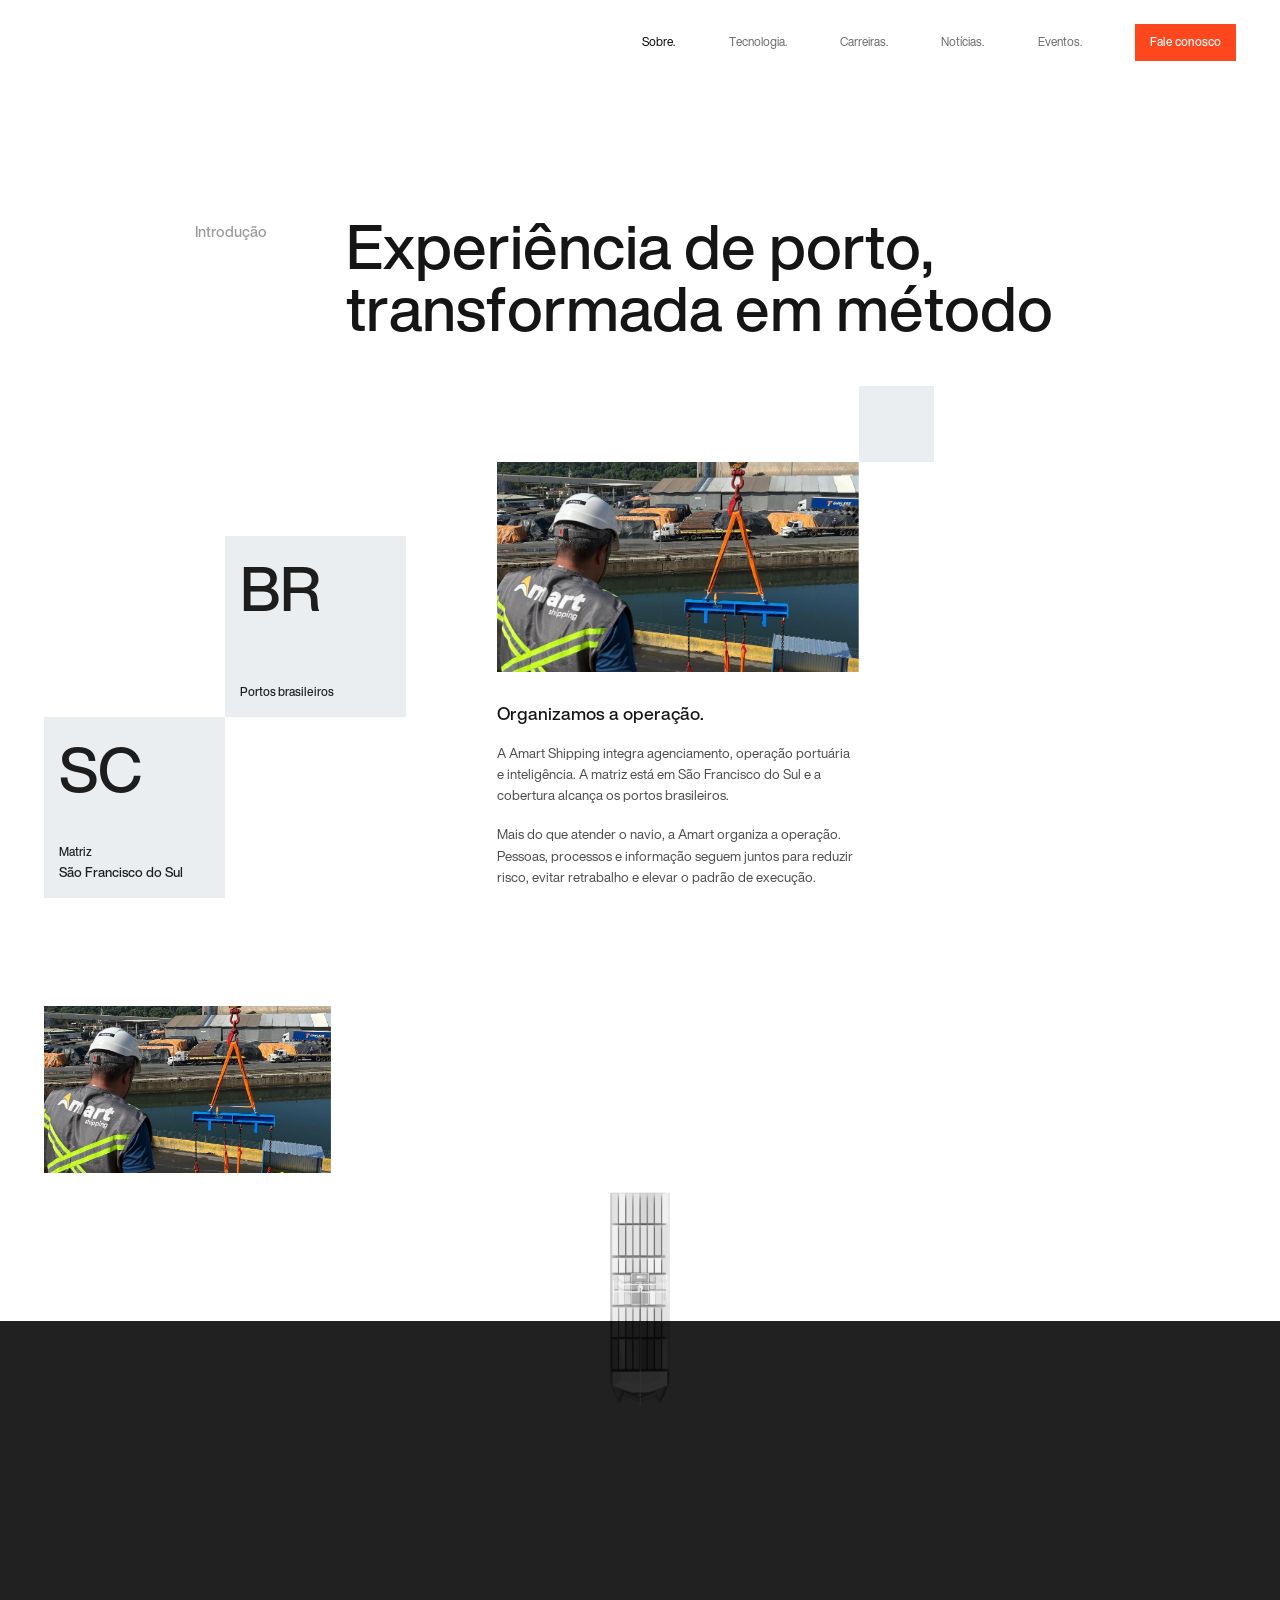
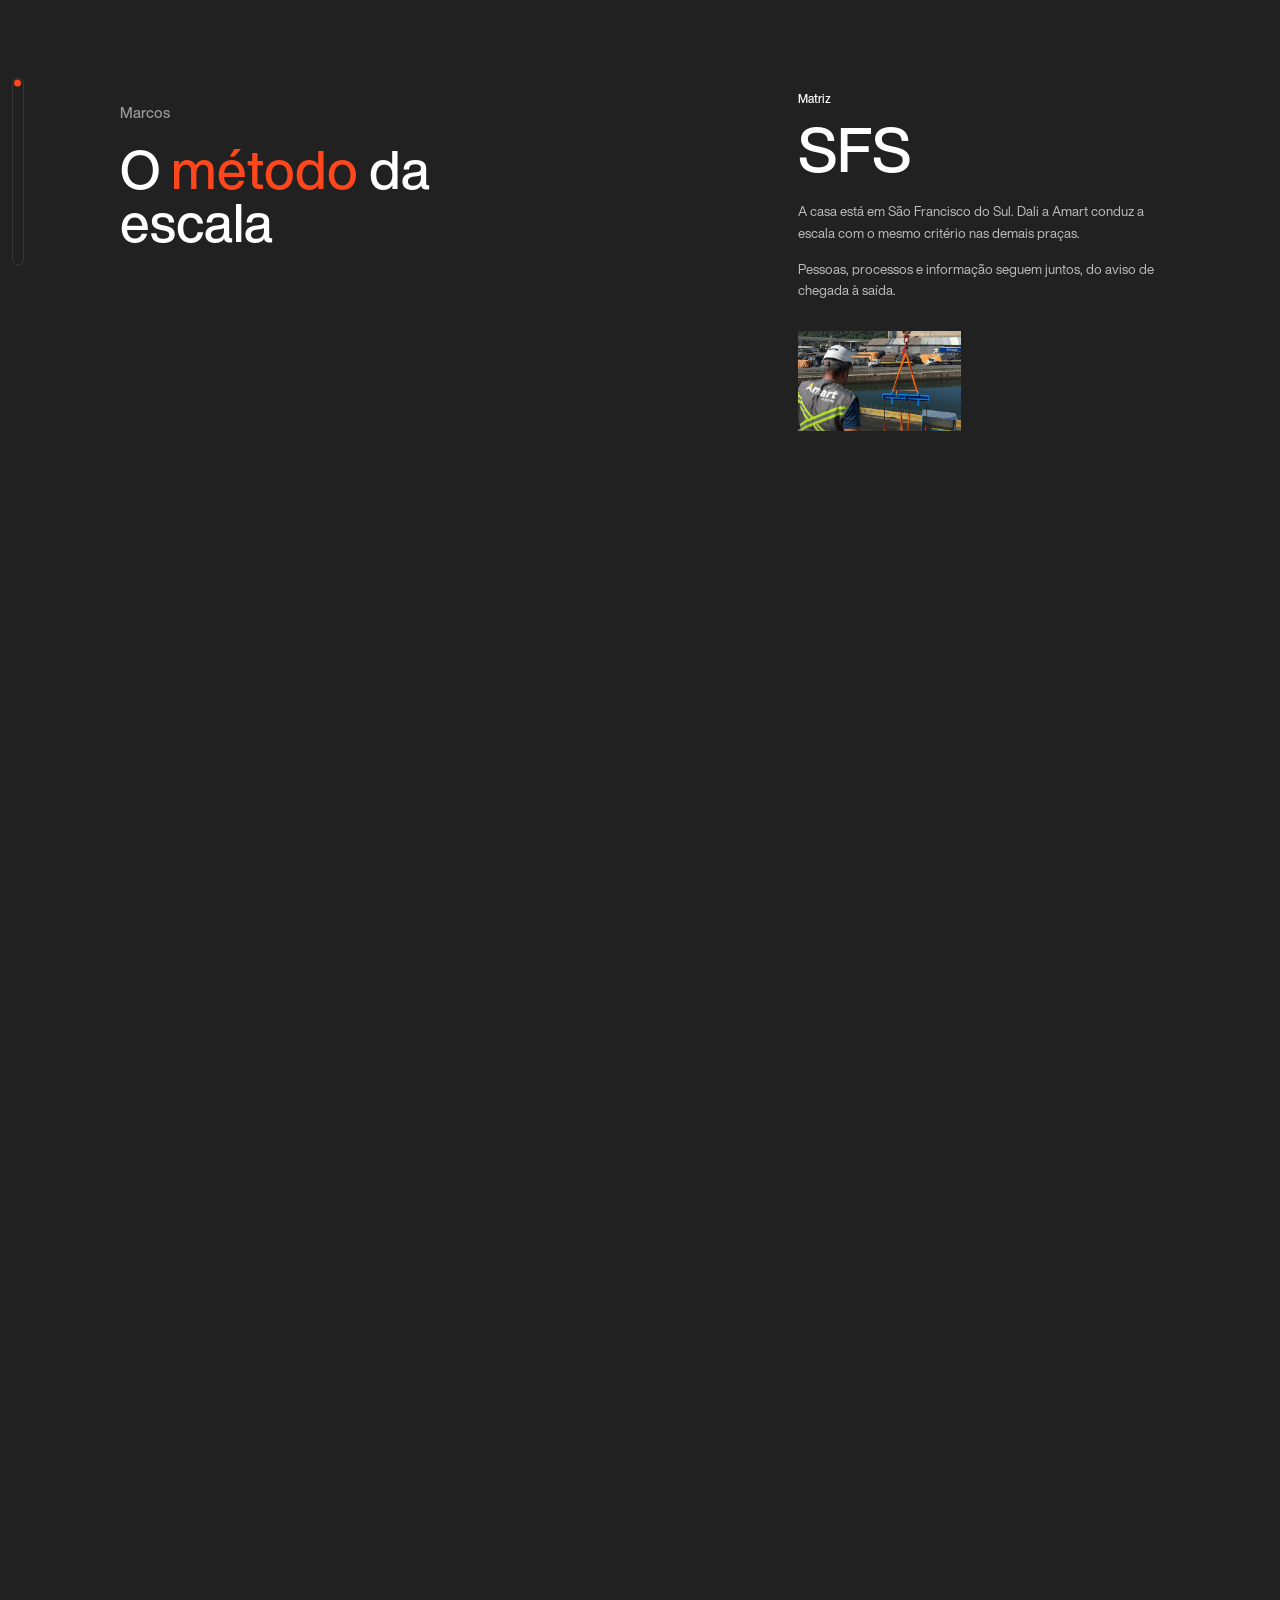
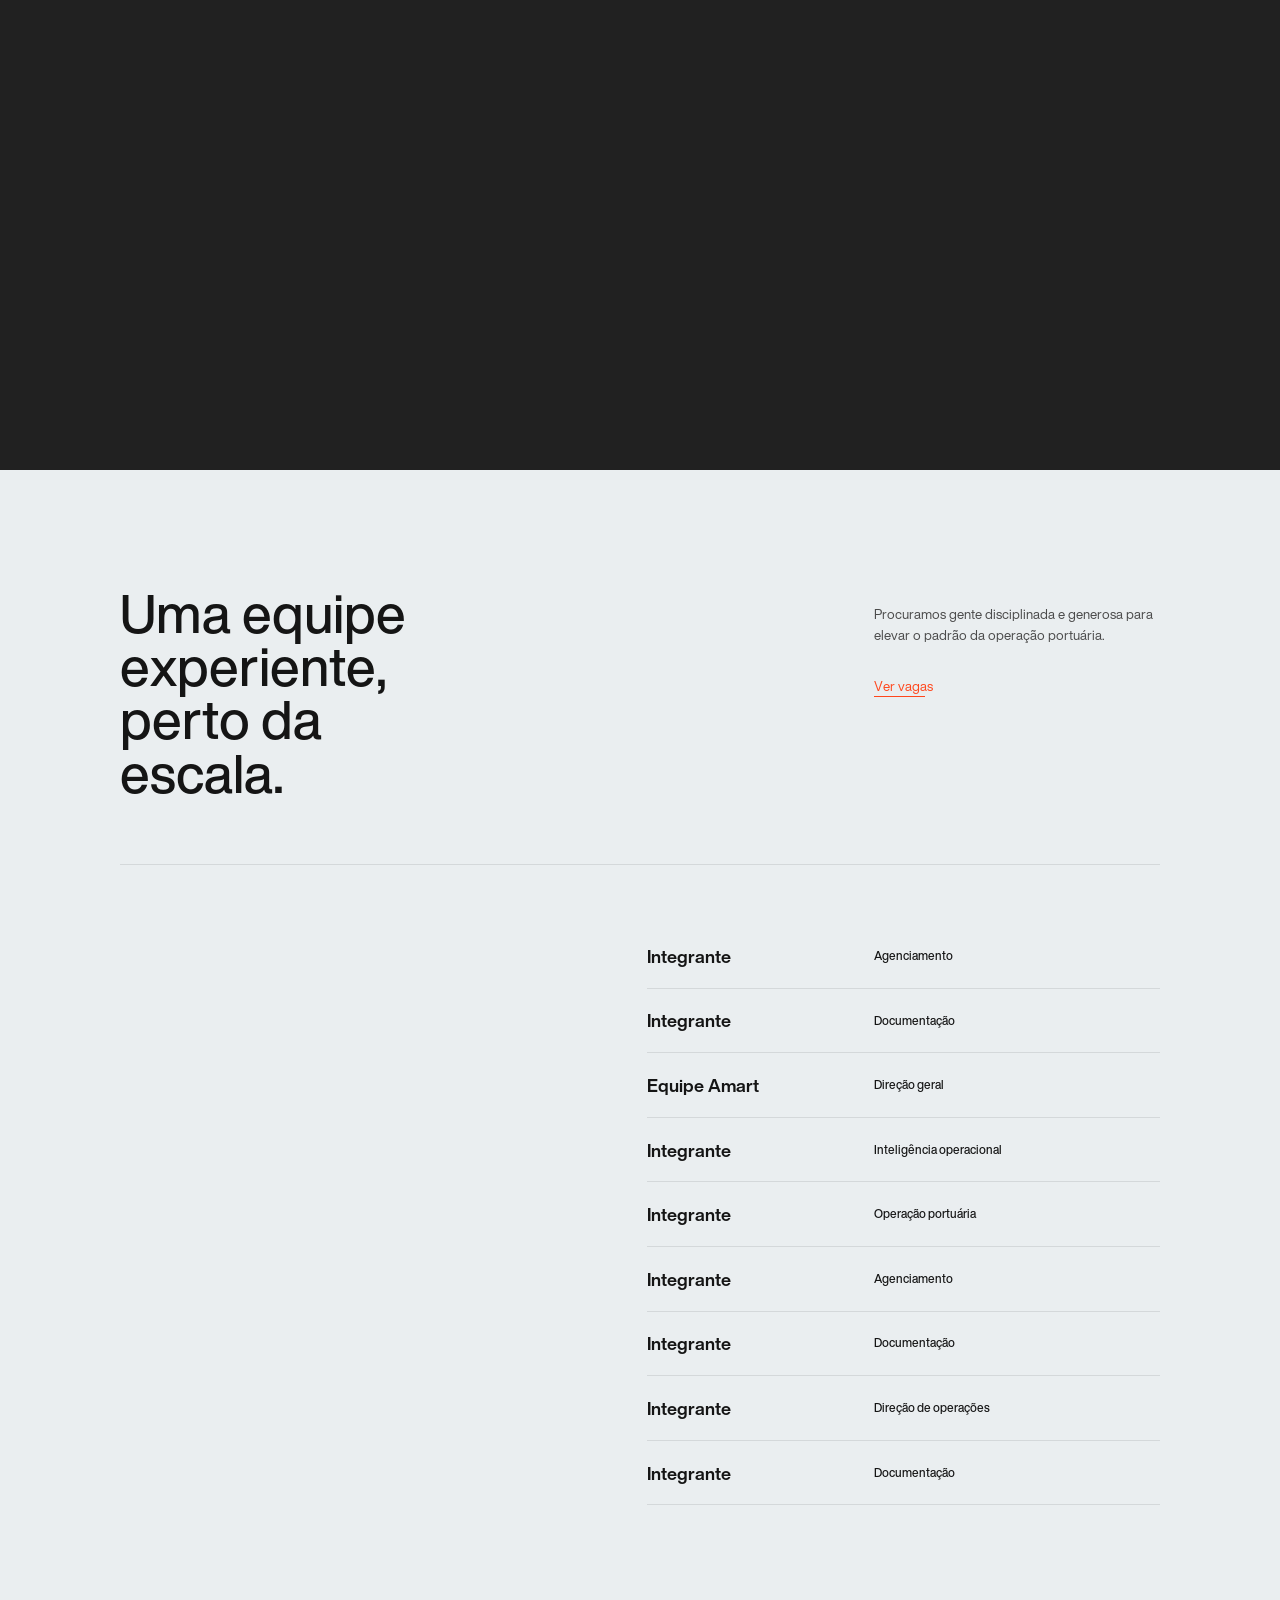
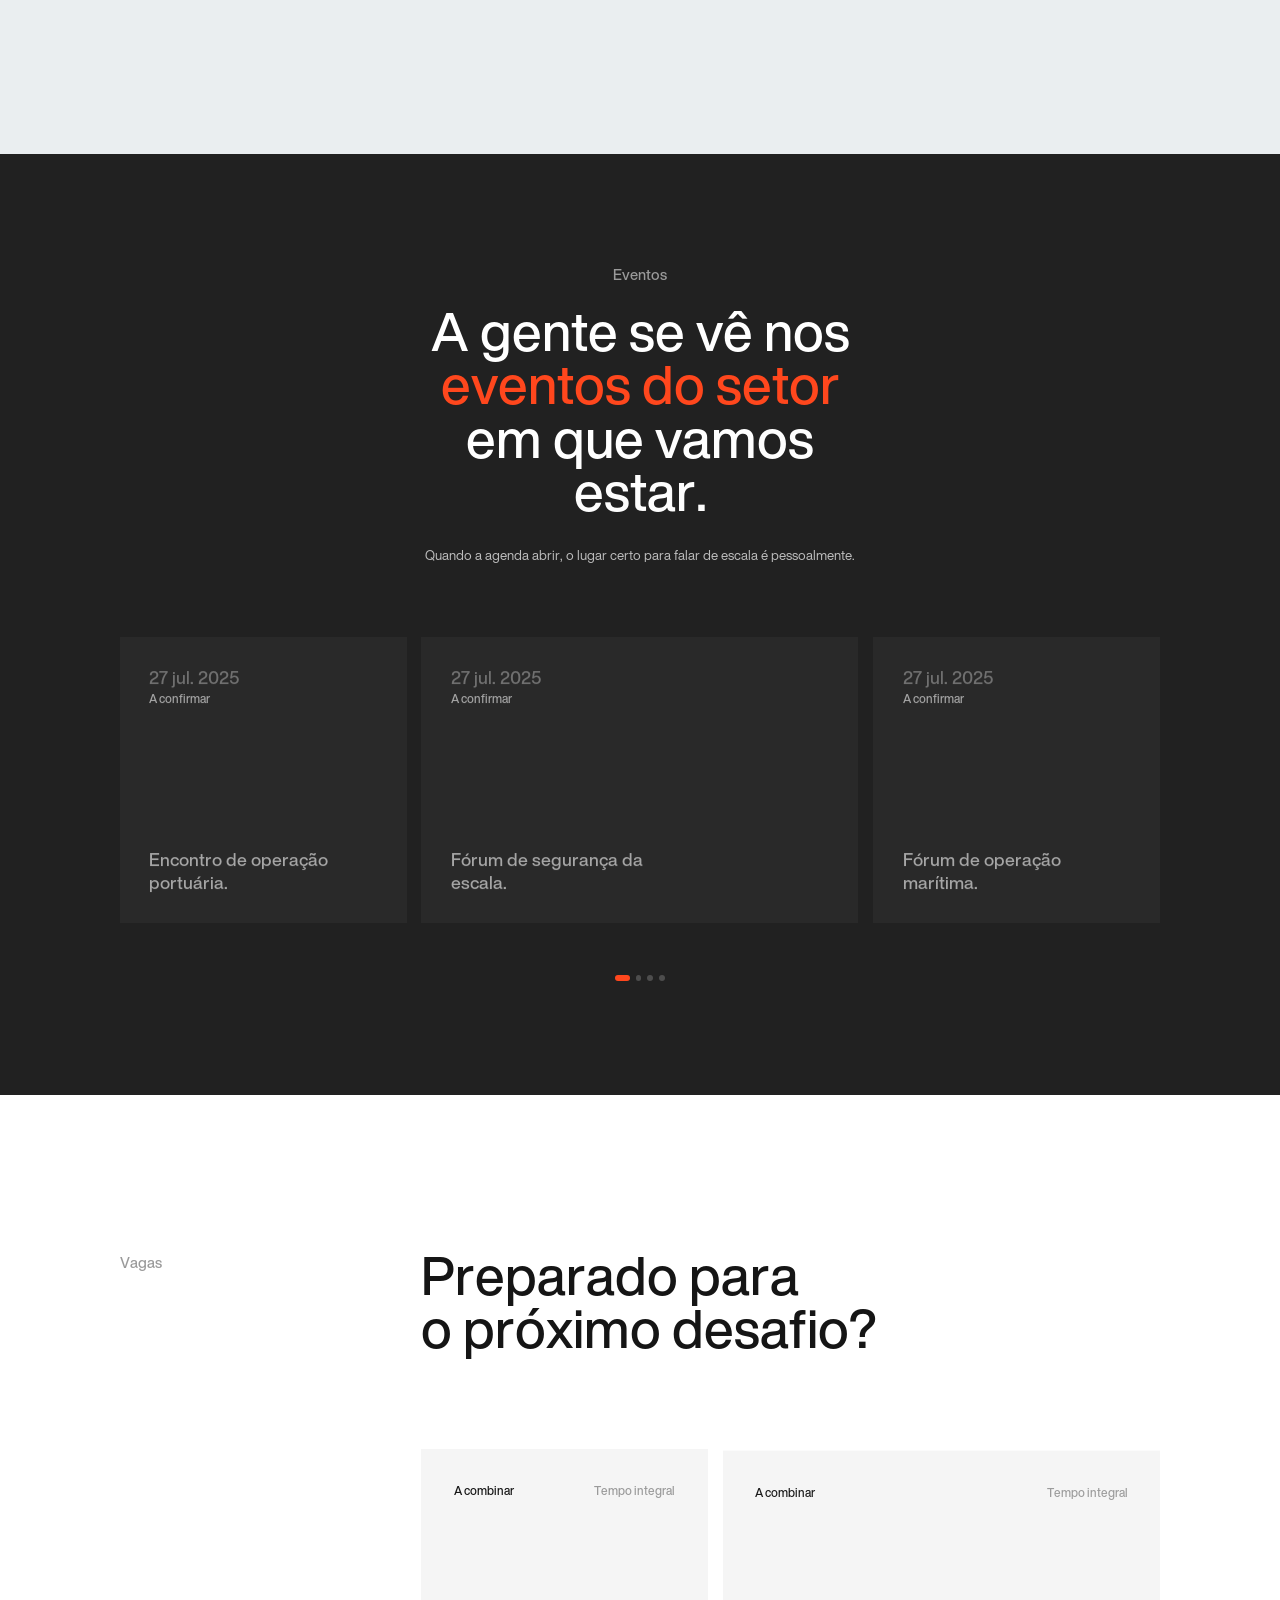
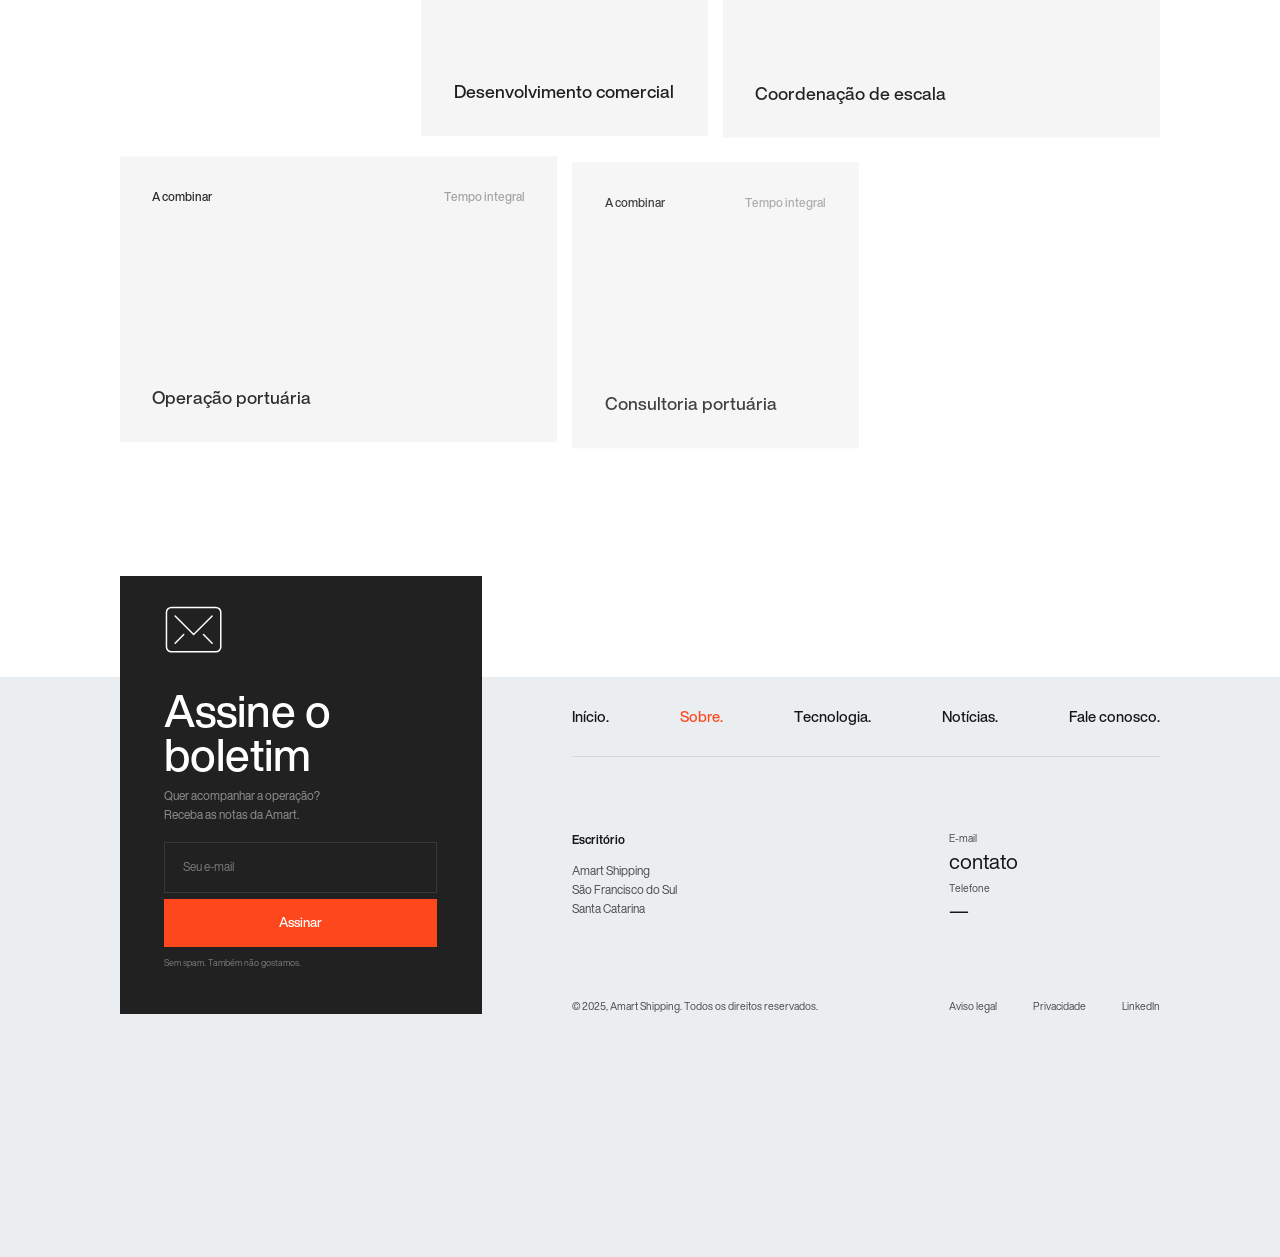
<file: about.html>
<!DOCTYPE html><html lang="pt-BR"><head><meta charset="utf-8"><meta name="viewport" content="width=device-width, initial-scale=1.0"><title>Sobre</title><meta property="og:image" content=""><meta property="og:site_name" content="Amart Shipping"><link rel="icon" href="[data-uri]"><meta name="description" content="Operação marítima bem coordenada"><link rel="stylesheet" href="assets/css/index.78ddb5e8.css?v=8"><script src="assets/js/index.d13a8d90.js?v=8"></script></head><body> <div class="wrapper" data-barba="wrapper">  <div class="contact popup"> <div class="popup__overlay"></div> <div class="popup__main" data-lenis-prevent> <form action="#" class="popup__main-form"> <div class="popup__main-head"> <h3 class="h4 heading heading-f-lh popup__main-head-title"> Fale conosco </h3> <div class="popup__main-head-txt txt txt-18"> A escala pede coordenação. Se quiser entender como a Amart conduz a operação, fale com a gente. </div> </div> <div class="popup__main-contact"> <div class="popup__main-contact-label txt txt-18"> Ou prefere apenas dizer olá? </div> <a href="#" class="hover-un popup__main-contact-link txt txt-24"> contato </a> </div> <div class="popup__main-form-inner"> <div class="input-wrap"> <input type="text" class="input-field txt txt-18" name="name" placeholder="Seu nome" required> <div class="input-field-line"></div> </div> <div class="input-wrap"> <input type="email" class="input-field txt txt-18" name="email" placeholder="Seu e-mail" required> <div class="input-field-line"></div> </div> <div class="input-wrap textarea-wrap"> <textarea name="message" cols="30" rows="3" class="input-field txt txt-18" placeholder="Mensagem"></textarea> <div class="input-field-line"></div> </div> <input type="text" class="honey-input" name="blablabla"> </div> <div class="hidden popup__main-form-success"> <p class="popup__main-form-success-txt txt txt-24 txt-med"> Obrigado, <span data-form-name="#"></span> <br><br> Sua mensagem foi recebida. Retornaremos assim que ela chegar. Será um prazer seguir com você. <br><br> Atenciosamente, <br> Equipe Amart </p> </div> <button type="submit" class="arr-hover popup__main-submit"> <div class="popup__main-submit-inner popup__main-submit-inner-default"> <div class="h6 heading heading-bold popup__main-submit-inner-txt">Enviar mensagem</div> <div class="arr-wrap arr-wrap-32"> <div class="arr-ic-main icon icon-32"> <svg width="32" height="32" viewbox="0 0 32 32" fill="none" xmlns="http://www.w3.org/2000/svg"> <path fill-rule="evenodd" clip-rule="evenodd" d="M30.4401 3.68089L3.00001 31.121L0.878693 28.9997L28.3188 1.55957L30.4401 3.68089Z" fill="currentColor"></path> <path fill-rule="evenodd" clip-rule="evenodd" d="M4.5 1.5H30.5V27.5H27.5V4.5H4.5V1.5Z" fill="currentColor"></path> </svg> </div> <div class="arr-ic-clone icon icon-32"> <svg width="32" height="32" viewbox="0 0 32 32" fill="none" xmlns="http://www.w3.org/2000/svg"> <path fill-rule="evenodd" clip-rule="evenodd" d="M30.4401 3.68089L3.00001 31.121L0.878693 28.9997L28.3188 1.55957L30.4401 3.68089Z" fill="currentColor"></path> <path fill-rule="evenodd" clip-rule="evenodd" d="M4.5 1.5H30.5V27.5H27.5V4.5H4.5V1.5Z" fill="currentColor"></path> </svg> </div> </div> </div> <a href="#" class="popup__main-submit-inner popup__main-submit-inner-success" data-popup="close"> <div class="h6 heading heading-bold popup__main-submit-inner-txt">Fechar</div> <div class="icon icon-32"> <svg width="32" height="32" viewbox="0 0 32 32" fill="none" xmlns="http://www.w3.org/2000/svg"> <path fill-rule="evenodd" clip-rule="evenodd" d="M3.00005 0.736328L16.0001 13.7364L29.0001 0.736328L31.2629 2.99907L18.2628 15.9991L31.2629 28.9992L29.0001 31.2619L16.0001 18.2619L3.00005 31.2619L0.737305 28.9992L13.7373 15.9991L0.737305 2.99907L3.00005 0.736328Z" fill="currentColor"></path> </svg> </div> </a> <div class="popup__main-submit-aspect"></div> </button> </form> <a href="#" class="popup__close" data-popup="close"> <div class="icon icon-32"> <svg width="32" height="32" viewbox="0 0 32 32" fill="none" xmlns="http://www.w3.org/2000/svg"> <path d="M25.1924 6.80664L6.80762 25.1914M6.80762 6.80664L25.1924 25.1914" stroke="currentColor" stroke-width="1.5" stroke-linecap="round" stroke-linejoin="round"></path> </svg> </div> </a> </div> </div> <div class="download popup"> <div class="popup__overlay"></div> <div class="popup__main" data-lenis-prevent> <form action="#" class="popup__main-form"> <div class="popup__main-head"> <h3 class="h4 heading heading-f-lh popup__main-head-title"> Peça uma leitura da sua escala </h3> <div class="popup__main-head-txt txt txt-18"> Conte o navio, o porto e a janela. A Amart devolve uma leitura objetiva da escala, sem compromisso, para você decidir com mais segurança. </div> </div> <div class="popup__main-contact"> <div class="popup__main-contact-label txt txt-18"> Ou prefere apenas dizer olá? </div> <a href="#" class="hover-un popup__main-contact-link txt txt-24"> contato </a> </div> <div class="popup__main-form-inner"> <div class="input-wrap"> <input type="text" class="input-field txt txt-18" name="name" placeholder="Seu nome" required> <div class="input-field-line"></div> </div> <div class="input-wrap"> <input type="email" class="input-field txt txt-18" name="email" placeholder="Seu e-mail" required> <div class="input-field-line"></div> </div> <div class="input-wrap textarea-wrap"> <textarea name="message" cols="30" rows="3" class="input-field txt txt-18" placeholder="Rota e prazos"></textarea> <div class="input-field-line"></div> </div> <input type="text" class="honey-input" name="blablabla"> </div> <div class="hidden popup__main-form-success"> <p class="popup__main-form-success-txt txt txt-24 txt-med"> Obrigado, <span data-form-name="#"></span> <br><br> Sua mensagem foi recebida. Retornaremos assim que ela chegar. Será um prazer seguir com você. <br><br> Atenciosamente, <br> Equipe Amart </p> </div> <button type="submit" class="arr-hover popup__main-submit"> <div class="popup__main-submit-inner popup__main-submit-inner-default"> <div class="h6 heading heading-bold popup__main-submit-inner-txt">Enviar mensagem</div> <div class="arr-wrap arr-wrap-32"> <div class="arr-ic-main icon icon-32"> <svg width="32" height="32" viewbox="0 0 32 32" fill="none" xmlns="http://www.w3.org/2000/svg"> <path fill-rule="evenodd" clip-rule="evenodd" d="M30.4401 3.68089L3.00001 31.121L0.878693 28.9997L28.3188 1.55957L30.4401 3.68089Z" fill="currentColor"></path> <path fill-rule="evenodd" clip-rule="evenodd" d="M4.5 1.5H30.5V27.5H27.5V4.5H4.5V1.5Z" fill="currentColor"></path> </svg> </div> <div class="arr-ic-clone icon icon-32"> <svg width="32" height="32" viewbox="0 0 32 32" fill="none" xmlns="http://www.w3.org/2000/svg"> <path fill-rule="evenodd" clip-rule="evenodd" d="M30.4401 3.68089L3.00001 31.121L0.878693 28.9997L28.3188 1.55957L30.4401 3.68089Z" fill="currentColor"></path> <path fill-rule="evenodd" clip-rule="evenodd" d="M4.5 1.5H30.5V27.5H27.5V4.5H4.5V1.5Z" fill="currentColor"></path> </svg> </div> </div> </div> <a href="#" class="popup__main-submit-inner popup__main-submit-inner-success" data-popup="close"> <div class="h6 heading heading-bold popup__main-submit-inner-txt">Fechar</div> <div class="icon icon-32"> <svg width="32" height="32" viewbox="0 0 32 32" fill="none" xmlns="http://www.w3.org/2000/svg"> <path fill-rule="evenodd" clip-rule="evenodd" d="M3.00005 0.736328L16.0001 13.7364L29.0001 0.736328L31.2629 2.99907L18.2628 15.9991L31.2629 28.9992L29.0001 31.2619L16.0001 18.2619L3.00005 31.2619L0.737305 28.9992L13.7373 15.9991L0.737305 2.99907L3.00005 0.736328Z" fill="currentColor"></path> </svg> </div> </a> <div class="popup__main-submit-aspect"></div> </button> </form> <a href="#" class="popup__close" data-popup="close"> <div class="icon icon-32"> <svg width="32" height="32" viewbox="0 0 32 32" fill="none" xmlns="http://www.w3.org/2000/svg"> <path d="M25.1924 6.80664L6.80762 25.1914M6.80762 6.80664L25.1924 25.1914" stroke="currentColor" stroke-width="1.5" stroke-linecap="round" stroke-linejoin="round"></path> </svg> </div> </a> </div> </div> <div class="event popup"> <div class="popup__overlay"></div> <div class="popup__main" data-lenis-prevent> <a href="#" class="popup__close" data-popup="close"> <div class="icon icon-32"> <svg width="32" height="32" viewbox="0 0 32 32" fill="none" xmlns="http://www.w3.org/2000/svg"> <path d="M25.1924 6.80664L6.80762 25.1914M6.80762 6.80664L25.1924 25.1914" stroke="currentColor" stroke-width="1.5" stroke-linecap="round" stroke-linejoin="round"></path> </svg> </div> </a> <div class="popup__main-event"> <div class="popup__main-event-info"> <div class="img-wrap popup__main-event-info-img" style="--aspect:56%" data-popup-event="thumbnail"> <img src="assets/img/amart-operacao.jpg" alt="Equipe" class="img-abs img-fill" loading="lazy" width="488" height="442"> </div> <div class="h3 heading popup__main-event-title" data-popup-event="name">Nome do evento</div> <div class="popup__main-event-info-item" data-popup-event="date"> <div class="popup__main-event-info-label txt txt-14">Data:</div> <div class="popup__main-event-info-title txt txt-16 txt-med"></div> </div> <div class="popup__main-event-info-item" data-popup-event="full_location"> <div class="popup__main-event-info-label txt txt-14">Local:</div> <div class="popup__main-event-info-title txt txt-16 txt-med"></div> </div> <div class="popup__main-event-info-item" data-popup-event="members"> <div class="popup__main-event-info-label txt txt-14">Quem representa:</div> <div class="popup__main-event-info-title txt txt-16 txt-med"></div> </div> <div class="popup__main-event-info-item" data-popup-event="activities"> <div class="popup__main-event-info-label txt txt-14">Atividades:</div> <div class="popup__main-event-info-title txt txt-16 txt-med"></div> </div> <div class="popup__main-event-info-item"> <div class="popup__main-event-info-label txt txt-14">Agendar:</div> <a href="#" class="popup__main-event-info-title txt txt-16 txt-med">contato</a> </div> </div> <div class="popup__main-event-content"> <div class="h5 heading popup__main-event-title" data-popup-event="name">Nome do evento</div> <span class="p-line"></span> <div class="popup__main-event-richtext txt txt-16" data-popup-event="content"> Apresentação do evento </div> <a href="#" class="popup__main-event-link txt txt-16" data-popup-event="link">Leia mais</a> </div> </div> </div> </div> <div class="trans__wrapper"> <div class="trans__logo"> <img src="assets/logos/logo-icon.0188e3e5.svg" alt="" width="146" height="146"> </div> <div class="trans__inner"> <div class="trans__item"></div> <div class="trans__item"></div> <div class="trans__item"></div> <div class="trans__item"></div> <div class="trans__item"></div> <div class="trans__item"></div> </div> <div class="trans__home"> <div class="trans__home-inner"> <div class="container grid"> <div class="trans__count"> <div class="trans__count-number"> <div class="trans__count-value">00</div> <span class="trans__count-percent"> % </span> </div> <div class="trans__count-bar"> <div class="trans__count-bar-inner"></div> </div> </div> <h1 class="h1 heading home-hero__title"> Operação marítima bem coordenada </h1> <div class="home-hero__backer"> <div class="home-hero__backer-label txt txt-12"> Presença nas principais praças do Brasil: </div> <div class="home-hero__backer-inner"> <div class="home-hero__backer-item"> <img srcset="assets/logos/bayern-kapital.5e5a5f43.svg" alt="bayern-kapital" loading="lazy" width="57" height="25"> </div> <div class="home-hero__backer-item"> <img src="assets/logos/backer-sosv.09ab27a2.svg" alt="sosv" loading="lazy" width="50" height="22"> </div> <div class="home-hero__backer-item"> <img srcset="assets/logos/backer-lowercarbon.e4109ce5.svg" alt="lowercarbon" loading="lazy" width="172" height="25"> </div> <div class="home-hero__backer-item"> <img src="assets/logos/backer-fttf.07405581.svg" alt="fttf" loading="lazy" width="206" height="24"> </div> <div class="home-hero__backer-item"> <img src="assets/logos/future-planet-capital.2aa6641a.svg" alt="future-planet-capital" loading="lazy" width="31" height="25"> </div> <div class="home-hero__backer-item"> <img src="assets/logos/farvatn.b56e358d.svg" alt="farvatn" loading="lazy" width="98" height="25"> </div> </div> </div> </div> </div> </div> </div> <header class="header"> <div class="container"> <a href="index.html" class="header__logo"> <div class="header__logo-shape"> <svg class="header__logo-shape-top" width="29" height="31" viewbox="0 0 29 31" fill="currentColor" xmlns="http://www.w3.org/2000/svg"> <path d="M28.591 9.97462C28.591 8.03639 26.4306 5.01796 25.9633 4.4587C23.0751 1.58583 19.2446 0 15.1689 0C7.46963 0 1.08035 5.70745 0.0078125 13.108C1.43276 10.7331 3.2714 9.18554 5.32455 8.63395C8.72603 7.72229 12.6408 9.43069 16.9539 13.7055C16.9999 13.7515 17.0459 13.7975 17.0995 13.8434L17.2451 13.9966C18.4632 15.4982 20.2712 16.3562 22.2017 16.3562C25.7258 16.3562 28.591 13.491 28.591 9.97462Z"></path> </svg> <svg class="header__logo-shape-bottom" width="29" height="31" viewbox="0 0 29 31" fill="currentColor" xmlns="http://www.w3.org/2000/svg"> <path d="M24.0709 24.0874C20.248 24.2023 15.9962 22.356 12.6407 19.215C11.8822 23.6277 12.8475 26.9833 15.3833 28.5384C18.1412 30.2315 22.1556 29.5037 25.3809 26.7228C26.5913 25.6426 27.6102 24.3862 28.4223 22.9842C27.1353 23.666 25.672 24.0414 24.0709 24.0874Z"></path> <path d="M11.1927 17.6905C10.0053 16.3191 9.017 14.8099 8.26622 13.2088C7.64568 11.8834 7.31626 10.8875 7.26263 10.1367C7.23965 10.1367 7.209 10.1367 7.18602 10.1367C2.50515 10.1367 0.421355 16.0357 0.030644 17.2844C0.015322 17.3151 0.007661 17.3457 0 17.3764L0.145559 18.2727C1.5322 25.4204 7.85252 30.6299 15.1688 30.6299C15.3526 30.6299 15.5288 30.6222 15.7127 30.6146C15.2837 30.446 14.8777 30.2545 14.4793 30.0094C11.0625 27.9102 9.87503 23.4286 11.1927 17.6905Z"></path> </svg> </div> <div class="header__typo-1"> <svg class="header__logo-letter letter-c" width="18" height="32" viewbox="0 0 18 32" fill="currentColor" xmlns="http://www.w3.org/2000/svg"> <path d="M0 15.4841C0 14.2772 0.214508 13.0702 0.643524 11.8709C1.07254 10.6716 1.69308 9.60131 2.52047 8.65248C3.34019 7.71124 4.34379 6.93699 5.5389 6.34492C6.73402 5.75285 8.09002 5.44922 9.61456 5.44922C11.4226 5.44922 12.9701 5.85911 14.2495 6.67891C15.5288 7.4987 16.4788 8.5538 17.107 9.83662L15.9042 10.5198C15.5442 9.82144 15.1152 9.23696 14.6325 8.75875C14.1499 8.28813 13.6213 7.901 13.062 7.61256C12.5027 7.31652 11.9129 7.10398 11.3 6.97494C10.6871 6.8459 10.0895 6.77759 9.49964 6.77759C8.20493 6.77759 7.05578 7.03567 6.06751 7.55942C5.07924 8.07559 4.23653 8.75116 3.54704 9.58613C2.85755 10.4211 2.34426 11.3548 1.99186 12.4099C1.63945 13.4574 1.46325 14.5125 1.46325 15.5676C1.46325 16.7593 1.6701 17.8903 2.09145 18.9682C2.51281 20.0461 3.07972 20.9949 3.80752 21.8147C4.53531 22.6345 5.39334 23.2949 6.38161 23.7883C7.36988 24.2817 8.44242 24.5246 9.58391 24.5246C10.1968 24.5246 10.825 24.4487 11.4685 24.2968C12.1197 24.145 12.7402 23.9097 13.3301 23.5909C13.92 23.2721 14.4716 22.8622 14.9926 22.3612C15.5059 21.8602 15.9349 21.2682 16.2796 20.5926L17.536 21.1847C17.1913 21.9437 16.724 22.6117 16.1341 23.1962C15.5442 23.7807 14.8853 24.2741 14.1575 24.6688C13.4297 25.0635 12.6636 25.3595 11.8516 25.5645C11.0395 25.7618 10.2428 25.8605 9.46133 25.8605C8.06703 25.8605 6.79531 25.5569 5.64616 24.9496C4.48935 24.3424 3.49341 23.5605 2.65837 22.5814C1.81566 21.6097 1.16447 20.5015 0.697151 19.2642C0.237491 18.0345 0 16.7745 0 15.4841Z"></path> </svg> <svg class="header__logo-letter letter-a" width="16" height="32" viewbox="0 0 16 32" fill="currentColor" xmlns="http://www.w3.org/2000/svg"> <path d="M6.37014 25.9719C5.68065 25.9719 5.04478 25.8504 4.45489 25.6151C3.86499 25.3798 3.34404 25.061 2.89971 24.6511C2.44771 24.2412 2.10296 23.763 1.85781 23.2089C1.61266 22.6547 1.48242 22.0551 1.48242 21.4099C1.48242 20.7647 1.63564 20.1802 1.94208 19.6488C2.24852 19.1175 2.66987 18.662 3.2138 18.2749C3.75773 17.8878 4.40892 17.5842 5.17502 17.3716C5.94112 17.1515 6.77617 17.0452 7.69549 17.0452C8.4999 17.0452 9.3043 17.1136 10.1087 17.2578C10.9208 17.402 11.6486 17.5918 12.2997 17.8423V16.4C12.2997 15.0033 11.9014 13.8951 11.097 13.0677C10.2926 12.2479 9.21237 11.838 7.83339 11.838C7.1056 11.838 6.33949 11.9899 5.52743 12.2935C4.71536 12.5971 3.89563 13.0298 3.05292 13.5991L2.50899 12.6351C4.41658 11.3522 6.22458 10.707 7.94064 10.707C9.73332 10.707 11.1429 11.2232 12.1772 12.2479C13.2038 13.2803 13.7247 14.6997 13.7247 16.5139V23.7098C13.7247 24.1805 13.9315 24.4158 14.3529 24.4158V25.691C14.261 25.7062 14.1537 25.7214 14.0541 25.7365C13.9469 25.7441 13.8549 25.7517 13.786 25.7517C13.4029 25.7517 13.0965 25.6227 12.8743 25.3722C12.6445 25.1141 12.5143 24.8105 12.476 24.4537V23.224C11.7865 24.1121 10.9131 24.7953 9.84823 25.2659C8.76803 25.729 7.61122 25.9719 6.37014 25.9719ZM6.66125 24.8333C7.76444 24.8333 8.78335 24.6283 9.71033 24.2108C10.6373 23.7933 11.3421 23.2468 11.8401 22.5637C12.1465 22.1689 12.2997 21.7894 12.2997 21.4326V18.829C11.6103 18.5634 10.8978 18.366 10.1547 18.237C9.41156 18.1079 8.63779 18.0396 7.84105 18.0396C7.09793 18.0396 6.42377 18.1231 5.81089 18.2825C5.19801 18.4419 4.67706 18.662 4.24038 18.9505C3.8037 19.2313 3.46662 19.5805 3.22147 19.9828C2.98398 20.3927 2.8614 20.8406 2.8614 21.3264C2.8614 21.8198 2.95333 22.2828 3.14486 22.7155C3.33638 23.1481 3.60452 23.5201 3.94926 23.8313C4.29401 24.1425 4.70004 24.3854 5.16736 24.5676C5.62702 24.7498 6.12498 24.8333 6.66125 24.8333Z"></path> </svg> <svg class="header__logo-letter letter-r" width="10" height="32" viewbox="0 0 10 32" fill="currentColor" xmlns="http://www.w3.org/2000/svg"> <path d="M9.10897 12.2266C7.77595 12.2645 6.60382 12.6593 5.60789 13.4031C4.6043 14.147 3.90715 15.1718 3.50878 16.4774V25.6848H2.07617V10.9514H3.44749V14.5797C3.96078 13.5398 4.64261 12.6972 5.49298 12.0444C6.34335 11.3916 7.25501 11.0197 8.22795 10.921C8.41948 10.9058 8.58802 10.8906 8.74124 10.8906C8.89446 10.8906 9.01704 10.8906 9.11663 10.8906V12.2266H9.10897Z"></path> </svg> <svg class="header__logo-letter letter-g" width="16" height="32" viewbox="0 0 16 32" fill="currentColor" xmlns="http://www.w3.org/2000/svg"> <path d="M7.08358 25.9107C6.057 25.9107 5.10704 25.6982 4.249 25.2731C3.39097 24.848 2.64786 24.2787 2.03498 23.5728C1.41444 22.8668 0.931792 22.0546 0.579386 21.1513C0.22698 20.2481 0.0507812 19.3068 0.0507812 18.3428C0.0507812 17.3408 0.219324 16.3768 0.548747 15.4508C0.885831 14.5247 1.35315 13.7049 1.96603 12.999C2.57891 12.293 3.30671 11.7313 4.15708 11.3138C5.00745 10.8964 5.94209 10.6914 6.97632 10.6914C8.27103 10.6914 9.40486 11.0254 10.3625 11.701C11.3278 12.3689 12.1398 13.1887 12.8063 14.1528V10.9495H14.124V25.9714C14.124 26.9734 13.9325 27.8539 13.5495 28.6054C13.1664 29.3644 12.6608 29.9869 12.0173 30.4879C11.3814 30.9888 10.6383 31.3684 9.78791 31.6189C8.93754 31.877 8.04886 31.9984 7.11422 31.9984C6.25619 31.9984 5.48243 31.9149 4.8006 31.7555C4.11111 31.5961 3.50589 31.3684 2.98494 31.0723C2.464 30.7763 1.99667 30.4195 1.58298 29.9945C1.16929 29.5694 0.81688 29.0988 0.51044 28.5902L1.48338 27.9374C2.07328 28.9394 2.87769 29.6681 3.88894 30.1311C4.90019 30.5941 5.98039 30.8219 7.12188 30.8219C7.88798 30.8219 8.60811 30.7156 9.28228 30.5106C9.95645 30.3057 10.5463 29.9945 11.052 29.5922C11.5576 29.1823 11.956 28.6813 12.2548 28.074C12.5535 27.4668 12.6991 26.7608 12.6991 25.9486V22.715C12.0862 23.679 11.2818 24.4457 10.2705 25.0226C9.25164 25.6222 8.19442 25.9107 7.08358 25.9107ZM7.42832 24.6962C8.05652 24.6962 8.6694 24.5747 9.27462 24.3394C9.87218 24.1041 10.4161 23.7929 10.9064 23.421C11.3891 23.0414 11.7951 22.6163 12.1092 22.1457C12.4233 21.6751 12.6225 21.2045 12.6991 20.7263V15.8834C12.4693 15.3141 12.1628 14.7904 11.7874 14.3122C11.4044 13.8339 10.9754 13.4165 10.4851 13.0825C10.0024 12.7409 9.47381 12.4752 8.91456 12.2779C8.3553 12.0805 7.78839 11.9818 7.21381 11.9818C6.31748 11.9818 5.51307 12.1716 4.80826 12.5511C4.10345 12.9307 3.50589 13.424 3.02325 14.0237C2.5406 14.631 2.16522 15.3141 1.90474 16.0808C1.64427 16.8474 1.52169 17.6141 1.52169 18.3883C1.52169 19.2385 1.67491 20.0431 1.98135 20.7946C2.28779 21.5536 2.70914 22.2216 3.23775 22.8061C3.77402 23.3906 4.40222 23.8536 5.12236 24.1952C5.83483 24.5216 6.60859 24.6962 7.42832 24.6962Z"></path> </svg> <svg class="header__logo-letter letter-o" width="18" height="32" viewbox="0 0 18 32" fill="currentColor" xmlns="http://www.w3.org/2000/svg"> <path d="M8.81911 25.9719C7.76955 25.9719 6.80427 25.7669 5.9156 25.3646C5.02692 24.9547 4.26081 24.4082 3.60963 23.7098C2.95844 23.0115 2.45282 22.1993 2.09275 21.2732C1.73269 20.3472 1.54883 19.3756 1.54883 18.3508C1.54883 17.3109 1.73269 16.3317 2.10808 15.4057C2.48347 14.4796 2.98909 13.6674 3.64028 12.969C4.29146 12.2707 5.05756 11.7166 5.94623 11.3143C6.83491 10.912 7.79254 10.707 8.81911 10.707C9.84568 10.707 10.8033 10.912 11.6767 11.3143C12.55 11.7242 13.3238 12.2707 13.9826 12.969C14.6415 13.6674 15.1548 14.4796 15.5302 15.4057C15.9055 16.3317 16.0894 17.3109 16.0894 18.3508C16.0894 19.368 15.9055 20.3472 15.5302 21.2732C15.1548 22.1993 14.6491 23.0115 13.998 23.7098C13.3468 24.4082 12.5807 24.9623 11.692 25.3646C10.811 25.7669 9.85334 25.9719 8.81911 25.9719ZM2.98909 18.404C2.98909 19.2769 3.14231 20.0891 3.44875 20.8558C3.75519 21.6224 4.16888 22.2904 4.68983 22.8521C5.21078 23.4214 5.83132 23.8692 6.53613 24.1956C7.24095 24.5296 7.99172 24.689 8.79613 24.689C9.60053 24.689 10.3513 24.522 11.0561 24.1956C11.7609 23.8692 12.3815 23.4062 12.9177 22.8217C13.454 22.2373 13.8677 21.5617 14.1742 20.795C14.4806 20.0284 14.6338 19.201 14.6338 18.3129C14.6338 17.4475 14.4806 16.6278 14.1742 15.8611C13.8677 15.0944 13.4464 14.4265 12.9177 13.8496C12.3815 13.2727 11.7686 12.8172 11.0714 12.4757C10.3743 12.1341 9.62352 11.9671 8.82678 11.9671C8.02237 11.9671 7.27159 12.1341 6.56677 12.4757C5.86196 12.8172 5.24909 13.2803 4.72048 13.8647C4.19953 14.4492 3.77818 15.1324 3.46408 15.9218C3.14232 16.7037 2.98909 17.531 2.98909 18.404Z"></path> </svg> </div> <div class="header__typo-2"> <svg class="header__logo-letter letter-k" width="19" height="32" viewbox="0 0 19 32" fill="currentColor" xmlns="http://www.w3.org/2000/svg"> <path d="M1.57422 25.6834V5.59091H4.77651V15.937L14.3298 5.56055H17.8768L9.87108 14.4568L18.3365 25.6834H14.7588L7.89454 16.4152L4.77651 19.6185V25.6834H1.57422Z"></path> </svg> <svg class="header__logo-letter letter-i" width="5" height="32" viewbox="0 0 5 32" fill="currentColor" xmlns="http://www.w3.org/2000/svg"> <path d="M1.05371 8.43098V5H4.20238V8.43098H1.05371ZM1.05371 10.8676H4.20238V25.6922H1.05371V10.8676Z"></path> </svg> <svg class="header__logo-letter letter-t" width="12" height="32" viewbox="0 0 12 32" fill="currentColor" xmlns="http://www.w3.org/2000/svg"> <path d="M11.2979 24.9253C10.8995 25.115 10.3479 25.3276 9.63543 25.5629C8.93062 25.7982 8.17984 25.9196 7.37543 25.9196C6.87747 25.9196 6.41014 25.8513 5.97347 25.7223C5.53679 25.5932 5.14608 25.3959 4.81666 25.1302C4.47957 24.8645 4.2191 24.523 4.02757 24.0979C3.83605 23.6728 3.74411 23.1566 3.74411 22.557V13.2736H1.76758V10.8673H3.74411V5.99414H6.89279V10.8673H10.1564V13.2736H6.89279V21.5474C6.93109 22.0788 7.09964 22.4583 7.39076 22.6936C7.68954 22.9289 8.04961 23.0504 8.49395 23.0504C8.93062 23.0504 9.35198 22.9745 9.75035 22.8226C10.1487 22.6708 10.4475 22.5494 10.639 22.4507L11.2979 24.9253Z"></path> </svg> <svg class="header__logo-letter letter-e" width="16" height="32" viewbox="0 0 16 32" fill="currentColor" xmlns="http://www.w3.org/2000/svg"> <path d="M7.87906 25.9733C6.71459 25.9733 5.65737 25.7684 4.70741 25.3661C3.75744 24.9562 2.93771 24.4096 2.26355 23.7113C1.58938 23.013 1.06077 22.2008 0.693039 21.2747C0.31765 20.3486 0.133789 19.3694 0.133789 18.3295C0.133789 17.2896 0.31765 16.3028 0.693039 15.3692C1.06843 14.4355 1.58938 13.6081 2.26355 12.9022C2.93771 12.1963 3.75744 11.6346 4.70741 11.2323C5.65737 10.8224 6.7299 10.625 7.9097 10.625C9.07417 10.625 10.1237 10.8299 11.0737 11.2474C12.016 11.6649 12.8204 12.219 13.4869 12.9022C14.1534 13.593 14.6667 14.3976 15.0191 15.3084C15.3715 16.2269 15.5477 17.1833 15.5477 18.1853C15.5477 18.413 15.5401 18.6256 15.5171 18.8229C15.4941 19.0203 15.4788 19.1873 15.4558 19.3163H3.47398C3.52761 19.9767 3.68849 20.5764 3.94896 21.1001C4.20944 21.6239 4.53886 22.0869 4.95255 22.474C5.35859 22.8612 5.82591 23.1572 6.35452 23.3697C6.87546 23.5747 7.42705 23.6809 8.00163 23.6809C8.42298 23.6809 8.83668 23.6278 9.24272 23.5215C9.65641 23.4153 10.0318 23.2635 10.3689 23.0661C10.7136 22.8687 11.0201 22.6258 11.2882 22.345C11.5563 22.0641 11.7632 21.7529 11.9164 21.4113L14.6054 22.178C14.0921 23.2938 13.2341 24.2047 12.0466 24.9106C10.8439 25.6166 9.45722 25.9733 7.87906 25.9733ZM12.422 17.1606C12.3684 16.5381 12.2075 15.9612 11.947 15.4299C11.6866 14.8985 11.3571 14.4507 10.9588 14.0863C10.5604 13.7144 10.0931 13.4335 9.55681 13.221C9.02054 13.0161 8.46129 12.9098 7.87139 12.9098C7.28149 12.9098 6.72225 13.0161 6.2013 13.221C5.68035 13.426 5.21303 13.7144 4.81466 14.0863C4.41629 14.4583 4.08686 14.9061 3.84171 15.4299C3.59656 15.9612 3.44333 16.5381 3.38205 17.1606H12.422Z"></path> </svg> </div> </a> <div class="header__links"> <div class="header__links-inner"> <a href="index.html" class="header__link txt txt-16" data-link="home">Início.</a> <a class='header__link txt txt-16' data-link='about' href='about.html'>Sobre.</a> <a class='header__link txt txt-16' data-link='tech' href='tech.html'>Tecnologia.</a> <a class='header__link txt txt-16' data-link='job' href='about.html#job'>Carreiras.</a> <a class='header__link txt txt-16' data-link='news' href='news.html'>Notícias.</a> <a class='header__link txt txt-16' data-link='event' href='about.html#event'>Eventos.</a> </div> <div class="header__links-toggle"> <span class="header__links-toggle-icon header__links-toggle-icon-1"></span> <span class="header__links-toggle-icon header__links-toggle-icon-2"></span> <span class="header__links-toggle-icon header__links-toggle-icon-3"></span> </div> </div> <div class="header_act"> <a href="#" class="btn btn-pri header__btn" data-popup="contact"> <div class="txt txt-16 txt-med"> Fale conosco </div> </a> </div> <a href="#" class="header__toggle"> <span class="header__toggle-icon header__toggle-icon-1"></span> <span class="header__toggle-icon header__toggle-icon-2"></span> <span class="header__toggle-icon header__toggle-icon-3"></span> </a> <nav class="header__nav" data-lenis-prevent> <ul> <li class="header__nav-item"><a href="index.html" data-link="home" class="header__nav-link txt txt-16 txt-med">Início.</a></li> <li class="header__nav-item"><a class='header__nav-link txt txt-16 txt-med' data-link='about' href='about.html'>Sobre.</a></li> <li class="header__nav-item"><a class='header__nav-link txt txt-16 txt-med' data-link='tech' href='tech.html'>Tecnologia.</a></li> <li class="header__nav-item"><a class='header__nav-link txt txt-16 txt-med' data-link='job' href='about.html#job'>Carreiras.</a></li> <li class="header__nav-item"><a class='header__nav-link txt txt-16 txt-med' data-link='news' href='news.html'>Notícias.</a></li> <li class="header__nav-item"><a class='header__nav-link txt txt-16 txt-med' data-link='event' href='about.html#event'>Eventos.</a></li> <li class="header__nav-item"> <a href="#" class="h6 header__nav-cta heading" data-popup="contact"> Fale conosco <div class="arr-ic-main icon"> <svg width="32" height="32" viewbox="0 0 32 32" fill="none" xmlns="http://www.w3.org/2000/svg"> <path fill-rule="evenodd" clip-rule="evenodd" d="M30.4401 3.68089L3.00001 31.121L0.878693 28.9997L28.3188 1.55957L30.4401 3.68089Z" fill="white"></path> <path fill-rule="evenodd" clip-rule="evenodd" d="M4.5 1.5H30.5V27.5H27.5V4.5H4.5V1.5Z" fill="white"></path> </svg> </div> </a> </li> </ul> </nav> </div> </header> <div class="main" data-barba="container" data-barba-namespace="about" data-namespace="about"> <section class="abt-hero"> <div class="container grid"> <div class="abt-hero__label txt txt-20 txt-med"> Introdução </div> <h1 class="abt-hero__title h2 heading"> Experiência de porto, transformada em método </h1> </div>  </section> <section class="abt-info"> <div class="container grid">  <div class="abt-info__richtext"> <div class="abt-info__richtext-img img-wrap" style="--aspect:58%"> <img src="assets/img/amart-operacao.jpg" alt="Equipe" class="img-abs img-fill" loading="lazy" width="488" height="442"> </div> <h3 class="abt-info__richtext-h3 txt txt-24 txt-med"> Organizamos a operação. </h3> <p class="abt-info__richtext-p txt txt-18"> A Amart Shipping integra agenciamento, operação portuária e inteligência. A matriz está em São Francisco do Sul e a cobertura alcança os portos brasileiros. </p> <p class="abt-info__richtext-p txt txt-18"> Mais do que atender o navio, a Amart organiza a operação. Pessoas, processos e informação seguem juntos para reduzir risco, evitar retrabalho e elevar o padrão de execução. </p> <div class="abt-info__richtext-decor"></div> </div> <div class="abt-info__add"> <div class="abt-info__add-member"> <div class="abt-info__add-member-inner"> <div class="abt-info__add-member-amount h2 heading"> BR </div> <div class="abt-info__add-member-label txt txt-16 txt-med"> Portos brasileiros </div> </div> </div> <div class="abt-info__add-member"> <div class="abt-info__add-member-inner"> <div class="abt-info__add-member-amount h2 heading"> SC </div> <div class="abt-info__add-member-label txt txt-16 txt-med"> Matriz <br><span class="txt txt-18">São Francisco do Sul</span> </div> </div> </div> </div> <div class="abt-info__swiper"> <div class="swiper"> <div class="swiper-nav"> <a href="#" class="icon icon-32 swiper-nav-btn swiper-nav-btn-left"> <div class="icon icon-20"> <svg width="20" height="20" viewbox="0 0 20 20" fill="none" xmlns="http://www.w3.org/2000/svg"> <path d="M15 12.5L10 7.5L5 12.5" stroke="currentColor" stroke-width="1.5" stroke-linecap="square"></path> </svg> </div> </a> <a href="#" class="icon icon-32 swiper-nav-btn swiper-nav-btn-right"> <div class="icon icon-20"> <svg width="20" height="20" viewbox="0 0 20 20" fill="none" xmlns="http://www.w3.org/2000/svg"> <path d="M5 7.5L10 12.5L15 7.5" stroke="black" stroke-width="1.5" stroke-linecap="square"></path> </svg> </div> </a> </div> <div class="swiper-wrapper"> <div class="abt-info__swiper-item img-wrap swiper-slide"> <img src="assets/img/amart-operacao.jpg" alt class="img-abs img-fill" width="386" height="225"> </div> <div class="abt-info__swiper-item abt-info__swiper-item-vid swiper-slide"> <img src="assets/img/amart-operacao.jpg" class="img-abs img-fill" alt="Operação da Amart Shipping"> </div> <div class="abt-info__swiper-item abt-info__swiper-item-img swiper-slide"> <img src="assets/img/amart-about.jpg" alt class="img-abs img-fill" width="386" height="225"> </div> <div class="abt-info__swiper-item abt-info__swiper-item-img swiper-slide"> <img src="assets/img/amart-banner.jpeg" alt class="img-abs img-fill" width="386" height="225"> </div> <div class="abt-info__swiper-item abt-info__swiper-item-img swiper-slide"> <img src="assets/img/amart-slider.webp" alt class="img-abs img-fill" width="386" height="225"> </div> </div> </div> </div>  </div> </section> <div class="abt-mil-pin-container"> <section class="abt-mil" data-logo-main="dark"> <div class="abt-mil__ship abt-mil__ship-behind"> <div class="abt-mil__ship-img"> <img src="assets/img/abt-ship-behind.713027ef.png?v=7" alt="Navio" width="142"> </div> </div> <div class="abt-mil__wrap"> <div class="abt-mil__progress"> <div class="abt-mil__progress-inner"> <div class="abt-mil__progress-dot"></div> </div> </div> <div class="container grid"> <div class="abt-mil__head"> <div class="abt-mil__label txt txt-20 txt-med"> Marcos </div> <h3 class="abt-mil__title h3 heading"> O <span class="txt-hl">método</span> da escala </h3> </div> <div class="abt-mil__main"> <div class="abt-mil__main-inner"> <div class="abt-mil__main-item"> <div class="abt-mil__main-item-label txt txt-16 txt-med"> Matriz </div> <h4 class="abt-mil__main-item-title h2 heading"> SFS </h4> <div class="abt-mil__main-item-richtext"> <p class="abt-mil__main-item-richtext-p txt txt-18"> A casa está em São Francisco do Sul. Dali a Amart conduz a escala com o mesmo critério nas demais praças. </p> <p class="abt-mil__main-item-richtext-p txt txt-18"> Pessoas, processos e informação seguem juntos, do aviso de chegada à saída. </p> </div> <div class="abt-mil__main-item-img"> <img src="assets/img/amart-operacao.jpg" alt class="img-abs img-fill" width="220" height="135"> </div> </div> <div class="abt-mil__main-item"> <div class="abt-mil__main-item-label txt txt-16 txt-med"> Escala </div> <h4 class="abt-mil__main-item-title h2 heading"> Dono </h4> <div class="abt-mil__main-item-richtext"> <p class="abt-mil__main-item-richtext-p txt txt-18"> A estadia ganha um responsável. Autoridades, terminal, práticos e documentação entram no mesmo plano. </p> <p class="abt-mil__main-item-richtext-p txt txt-18"> A comunicação fica curta e o horário deixa de se perder entre mensagens. </p> </div> </div> <div class="abt-mil__main-item"> <div class="abt-mil__main-item-label txt txt-16 txt-med"> Bordo </div> <h4 class="abt-mil__main-item-title h2 heading"> Cuidado </h4> <div class="abt-mil__main-item-richtext"> <p class="abt-mil__main-item-richtext-p txt txt-18"> O husbandry cobre tripulação e navio durante a estadia, com prazo e cuidado. </p> <p class="abt-mil__main-item-richtext-p txt txt-18"> Compras, transporte e assistência seguem um fluxo só, sem surpresa para o comandante. </p> </div> </div> <div class="abt-mil__main-item"> <div class="abt-mil__main-item-label txt txt-16 txt-med"> Praça </div> <h4 class="abt-mil__main-item-title h2 heading"> Leitura </h4> <div class="abt-mil__main-item-richtext"> <p class="abt-mil__main-item-richtext-p txt txt-18"> A consultoria lê o porto, a janela e o risco antes de a decisão ficar cara. </p> <p class="abt-mil__main-item-richtext-p txt txt-18"> O parecer serve para escolher o caminho mais seguro e mais eficiente naquela praça. </p> </div> </div> <div class="abt-mil__main-item"> <div class="abt-mil__main-item-label txt txt-16 txt-med"> Cais </div> <h4 class="abt-mil__main-item-title h2 heading"> Controle </h4> <div class="abt-mil__main-item-richtext"> <p class="abt-mil__main-item-richtext-p txt txt-18"> A operação no cais segue o mesmo relato do agenciamento. </p> <p class="abt-mil__main-item-richtext-p txt txt-18"> Cada etapa fica registrada, sem duas versões da mesma estadia. </p> </div> </div> <div class="abt-mil__main-item"> <div class="abt-mil__main-item-label txt txt-16 txt-med"> Ata </div> <h4 class="abt-mil__main-item-title h2 heading"> Clara </h4> <div class="abt-mil__main-item-richtext"> <p class="abt-mil__main-item-richtext-p txt txt-18"> Cada escala termina com horários, pendências e o que o armador precisa ver. </p> <p class="abt-mil__main-item-richtext-p txt txt-18"> A informação fica acessível, sem reconstruir o dia a partir de mensagens soltas. </p> </div> </div> </div> </div> </div> </div> <div class="abt-mil__ship abt-mil__ship-front"> <div class="abt-mil__ship-img"> <img src="assets/img/abt-ship-front.cae467ef.png?v=7" alt="Navio" width="142"> </div> </div> </section> </div> <section class="abt-advisor"> <div class="container grid"> <div class="abt-advisor__label txt txt-20 txt-med">Conselho</div> <h2 class="abt-advisor__title h3 heading"> Quem sustenta o padrão da operação. </h2> <div class="abt-advisor__main"> <div class="abt-advisor__main-inner"> <div class="abt-advisor__main-item"> <div class="abt-advisor__main-item-img"> <img src="assets/img/amart-operacao.jpg" class="img img-fill" alt="Conselheiro" width="70" height="88"> </div> <div class="abt-advisor__main-item-info"> <div class="abt-advisor__main-item-name txt txt-24 txt-bold"> Integrante </div> <div class="abt-advisor__main-item-job txt txt-16"> <div class="abt-advisor__main-item-job-title"> Direção </div> <span class="abt-advisor__main-item-job-at">na</span> <div class="abt-advisor__main-item-job-company"> Amart Shipping </div> </div> </div> <div class="abt-advisor__main-item-richtext"> <p class="abt-advisor__main-item-richtext-p txt txt-18"> A direção sustenta o padrão: integridade, disciplina operacional e uma escala com dono. A excelência aparece na forma como cada etapa é conduzida. </p> </div> <a href="#" class="abt-advisor__main-item-link hover-un txt txt-16 txt-med">Leia mais</a> <div class="abt-advisor__main-item-line"> <div class="abt-advisor__main-item-line-inner"></div> </div> </div> </div> </div> <div class="abt-advisor__pagin"> <span class="abt-advisor__pagin-current txt txt-16 txt-med">1</span> <span class="abt-advisor__pagin-separator txt txt-16 txt-med">/</span> <span class="abt-advisor__pagin-total txt txt-16 txt-med">5</span> </div> </div> </section> <section class="abt-team"> <div class="container grid"> <h2 class="abt-team__title h3 heading"> Uma equipe experiente, perto da escala. </h2> <div class="abt-team__richtext"> <p class="abt-team__richtext-p txt txt-18"> Procuramos gente disciplinada e generosa para elevar o padrão da operação portuária. </p> <a href="#job" class="abt-team__richtext-link hover-un txt txt-18 txt-link" data-scrollto> Ver vagas </a> </div> <span class="p-line"></span> <div class="abt-team__main"> <div class="abt-team__main-img"> <div class="abt-team__main-img-inner"> <div class="abt-team__main-img-item"> <img src="assets/img/amart-operacao.jpg" alt="Integrante da equipe" width="489" height="634"> </div> <div class="abt-team__main-img-item"> <img src="assets/img/amart-slider.webp" alt="Integrante da equipe" width="489" height="634"> </div> <div class="abt-team__main-img-item"> <img src="assets/img/amart-about.jpg" alt="Integrante da equipe" width="489" height="634"> </div> <div class="abt-team__main-img-item"> <img src="assets/img/amart-banner.jpeg" alt="Integrante da equipe" width="489" height="634"> </div> <div class="abt-team__main-img-item"> <img src="assets/img/amart-operacao.jpg" alt="Integrante da equipe" width="489" height="634"> </div> <div class="abt-team__main-img-item"> <img src="assets/img/amart-slider.webp" alt="Integrante da equipe" width="489" height="634"> </div> <div class="abt-team__main-img-item"> <img src="assets/img/amart-about.jpg" alt="Integrante da equipe" width="489" height="634"> </div> <div class="abt-team__main-img-item"> <img src="assets/img/amart-banner.jpeg" alt="Integrante da equipe" width="489" height="634"> </div> <div class="abt-team__main-img-item"> <img src="assets/img/amart-operacao.jpg" alt="Integrante da equipe" width="489" height="634"> </div> <div class="abt-team__main-img-info"> <div> <div class="abt-team__main-img-name txt txt-20 txt-bold"> Integrante </div> <div class="abt-team__main-img-job txt txt-16"> Agenciamento </div> </div> <a href="#" class="abt-team__main-img-icon"> <div class="icon icon-24"> <svg xmlns="http://www.w3.org/2000/svg" width="24" height="24" viewbox="0 0 24 24"><g fill="none" class="nc-icon-wrapper"><path fill-rule="evenodd" clip-rule="evenodd" d="M9.429 8.969h3.714v1.85c.535-1.064 1.907-2.02 3.968-2.02 3.951 0 4.889 2.118 4.889 6.004V22h-4v-6.312c0-2.213-.535-3.461-1.897-3.461-1.889 0-2.674 1.345-2.674 3.46V22h-4V8.969zM2.57 21.83h4V8.799h-4V21.83zM7.143 4.55a2.53 2.53 0 0 1-.753 1.802A2.573 2.573 0 0 1 4.57 7.1a2.59 2.59 0 0 1-1.818-.747A2.548 2.548 0 0 1 2 4.55c0-.677.27-1.325.753-1.803A2.583 2.583 0 0 1 4.571 2c.682 0 1.336.269 1.819.747.482.478.753 1.126.753 1.803z" fill="white"></path></g></svg> </div> </a> </div> <a href="#" class="abt-team__main-img-close icon icon-20"> <svg width="20" height="21" viewbox="0 0 20 21" fill="none" xmlns="http://www.w3.org/2000/svg"> <path d="M15.7454 4.75391L4.25488 16.2444M4.25488 4.75391L15.7454 16.2444" stroke="currentColor" stroke-width="1.5" stroke-linecap="round" stroke-linejoin="round"></path> </svg> </a> </div> </div> <div class="abt-team__main-list"> <div class="abt-team__main-item"> <h4 class="abt-team__main-item-name txt txt-24 txt-bold"> Integrante </h4> <div class="abt-team__main-item-job txt txt-16 txt-med"> Agenciamento </div> <a href="#" class="abt-team__main-item-icon icon icon-20"> <svg width="20" height="21" viewbox="0 0 20 21" fill="none" xmlns="http://www.w3.org/2000/svg"> <path fill-rule="evenodd" clip-rule="evenodd" d="M0.833008 2.86565C0.833008 2.45943 0.99438 2.06984 1.28162 1.7826C1.56887 1.49536 1.95845 1.33399 2.36467 1.33399H17.633C17.8343 1.33366 18.0337 1.37304 18.2198 1.44988C18.4059 1.52671 18.575 1.63949 18.7174 1.78177C18.8598 1.92404 18.9728 2.09301 19.0498 2.27899C19.1269 2.46498 19.1665 2.66434 19.1663 2.86565V18.134C19.1666 18.3353 19.1271 18.5348 19.0501 18.7208C18.9732 18.9069 18.8604 19.076 18.718 19.2184C18.5757 19.3608 18.4067 19.4738 18.2206 19.5508C18.0346 19.6278 17.8352 19.6674 17.6338 19.6673H2.36467C2.16346 19.6673 1.96422 19.6277 1.77834 19.5506C1.59245 19.4736 1.42357 19.3607 1.28133 19.2184C1.13909 19.0761 1.02628 18.9071 0.94936 18.7212C0.872436 18.5353 0.832899 18.336 0.833008 18.1348V2.86565ZM8.08967 8.32399H10.5722V9.57065C10.9305 8.85399 11.8472 8.20899 13.2247 8.20899C15.8655 8.20899 16.4913 9.63649 16.4913 12.2557V17.1073H13.8188V12.8523C13.8188 11.3607 13.4605 10.519 12.5505 10.519C11.288 10.519 10.763 11.4265 10.763 12.8523V17.1073H8.08967V8.32399ZM3.50634 16.9932H6.17968V8.20899H3.50634V16.9932ZM6.56218 5.34399C6.56722 5.57288 6.52648 5.80048 6.44237 6.01342C6.35826 6.22636 6.23247 6.42035 6.07237 6.58401C5.91227 6.74768 5.72109 6.87771 5.51005 6.96649C5.29902 7.05527 5.07237 7.101 4.84343 7.101C4.61448 7.101 4.38783 7.05527 4.1768 6.96649C3.96576 6.87771 3.77458 6.74768 3.61448 6.58401C3.45438 6.42035 3.32859 6.22636 3.24448 6.01342C3.16036 5.80048 3.11963 5.57288 3.12467 5.34399C3.13457 4.8947 3.32 4.46715 3.64125 4.15289C3.9625 3.83864 4.39403 3.66267 4.84343 3.66267C5.29282 3.66267 5.72435 3.83864 6.0456 4.15289C6.36685 4.46715 6.55228 4.8947 6.56218 5.34399Z" fill="currentColor"></path> </svg> </a> <div class="abt-team__main-item-line"> <div class="abt-team__main-item-line-inner"></div> </div> </div> <div class="abt-team__main-item"> <h4 class="abt-team__main-item-name txt txt-24 txt-bold"> Integrante </h4> <div class="abt-team__main-item-job txt txt-16 txt-med"> Documentação </div> <a href="#" class="abt-team__main-item-icon icon icon-20"> <svg width="20" height="21" viewbox="0 0 20 21" fill="none" xmlns="http://www.w3.org/2000/svg"> <path fill-rule="evenodd" clip-rule="evenodd" d="M0.833008 2.86565C0.833008 2.45943 0.99438 2.06984 1.28162 1.7826C1.56887 1.49536 1.95845 1.33399 2.36467 1.33399H17.633C17.8343 1.33366 18.0337 1.37304 18.2198 1.44988C18.4059 1.52671 18.575 1.63949 18.7174 1.78177C18.8598 1.92404 18.9728 2.09301 19.0498 2.27899C19.1269 2.46498 19.1665 2.66434 19.1663 2.86565V18.134C19.1666 18.3353 19.1271 18.5348 19.0501 18.7208C18.9732 18.9069 18.8604 19.076 18.718 19.2184C18.5757 19.3608 18.4067 19.4738 18.2206 19.5508C18.0346 19.6278 17.8352 19.6674 17.6338 19.6673H2.36467C2.16346 19.6673 1.96422 19.6277 1.77834 19.5506C1.59245 19.4736 1.42357 19.3607 1.28133 19.2184C1.13909 19.0761 1.02628 18.9071 0.94936 18.7212C0.872436 18.5353 0.832899 18.336 0.833008 18.1348V2.86565ZM8.08967 8.32399H10.5722V9.57065C10.9305 8.85399 11.8472 8.20899 13.2247 8.20899C15.8655 8.20899 16.4913 9.63649 16.4913 12.2557V17.1073H13.8188V12.8523C13.8188 11.3607 13.4605 10.519 12.5505 10.519C11.288 10.519 10.763 11.4265 10.763 12.8523V17.1073H8.08967V8.32399ZM3.50634 16.9932H6.17968V8.20899H3.50634V16.9932ZM6.56218 5.34399C6.56722 5.57288 6.52648 5.80048 6.44237 6.01342C6.35826 6.22636 6.23247 6.42035 6.07237 6.58401C5.91227 6.74768 5.72109 6.87771 5.51005 6.96649C5.29902 7.05527 5.07237 7.101 4.84343 7.101C4.61448 7.101 4.38783 7.05527 4.1768 6.96649C3.96576 6.87771 3.77458 6.74768 3.61448 6.58401C3.45438 6.42035 3.32859 6.22636 3.24448 6.01342C3.16036 5.80048 3.11963 5.57288 3.12467 5.34399C3.13457 4.8947 3.32 4.46715 3.64125 4.15289C3.9625 3.83864 4.39403 3.66267 4.84343 3.66267C5.29282 3.66267 5.72435 3.83864 6.0456 4.15289C6.36685 4.46715 6.55228 4.8947 6.56218 5.34399Z" fill="currentColor"></path> </svg> </a> <div class="abt-team__main-item-line"> <div class="abt-team__main-item-line-inner"></div> </div> </div> <div class="abt-team__main-item"> <h4 class="abt-team__main-item-name txt txt-24 txt-bold"> Equipe Amart </h4> <div class="abt-team__main-item-job txt txt-16 txt-med"> Direção geral </div> <a href="#" class="abt-team__main-item-icon icon icon-20"> <svg width="20" height="21" viewbox="0 0 20 21" fill="none" xmlns="http://www.w3.org/2000/svg"> <path fill-rule="evenodd" clip-rule="evenodd" d="M0.833008 2.86565C0.833008 2.45943 0.99438 2.06984 1.28162 1.7826C1.56887 1.49536 1.95845 1.33399 2.36467 1.33399H17.633C17.8343 1.33366 18.0337 1.37304 18.2198 1.44988C18.4059 1.52671 18.575 1.63949 18.7174 1.78177C18.8598 1.92404 18.9728 2.09301 19.0498 2.27899C19.1269 2.46498 19.1665 2.66434 19.1663 2.86565V18.134C19.1666 18.3353 19.1271 18.5348 19.0501 18.7208C18.9732 18.9069 18.8604 19.076 18.718 19.2184C18.5757 19.3608 18.4067 19.4738 18.2206 19.5508C18.0346 19.6278 17.8352 19.6674 17.6338 19.6673H2.36467C2.16346 19.6673 1.96422 19.6277 1.77834 19.5506C1.59245 19.4736 1.42357 19.3607 1.28133 19.2184C1.13909 19.0761 1.02628 18.9071 0.94936 18.7212C0.872436 18.5353 0.832899 18.336 0.833008 18.1348V2.86565ZM8.08967 8.32399H10.5722V9.57065C10.9305 8.85399 11.8472 8.20899 13.2247 8.20899C15.8655 8.20899 16.4913 9.63649 16.4913 12.2557V17.1073H13.8188V12.8523C13.8188 11.3607 13.4605 10.519 12.5505 10.519C11.288 10.519 10.763 11.4265 10.763 12.8523V17.1073H8.08967V8.32399ZM3.50634 16.9932H6.17968V8.20899H3.50634V16.9932ZM6.56218 5.34399C6.56722 5.57288 6.52648 5.80048 6.44237 6.01342C6.35826 6.22636 6.23247 6.42035 6.07237 6.58401C5.91227 6.74768 5.72109 6.87771 5.51005 6.96649C5.29902 7.05527 5.07237 7.101 4.84343 7.101C4.61448 7.101 4.38783 7.05527 4.1768 6.96649C3.96576 6.87771 3.77458 6.74768 3.61448 6.58401C3.45438 6.42035 3.32859 6.22636 3.24448 6.01342C3.16036 5.80048 3.11963 5.57288 3.12467 5.34399C3.13457 4.8947 3.32 4.46715 3.64125 4.15289C3.9625 3.83864 4.39403 3.66267 4.84343 3.66267C5.29282 3.66267 5.72435 3.83864 6.0456 4.15289C6.36685 4.46715 6.55228 4.8947 6.56218 5.34399Z" fill="currentColor"></path> </svg> </a> <div class="abt-team__main-item-line"> <div class="abt-team__main-item-line-inner"></div> </div> </div> <div class="abt-team__main-item"> <h4 class="abt-team__main-item-name txt txt-24 txt-bold"> Integrante </h4> <div class="abt-team__main-item-job txt txt-16 txt-med"> Inteligência operacional </div> <a href="#" class="abt-team__main-item-icon icon icon-20"> <svg width="20" height="21" viewbox="0 0 20 21" fill="none" xmlns="http://www.w3.org/2000/svg"> <path fill-rule="evenodd" clip-rule="evenodd" d="M0.833008 2.86565C0.833008 2.45943 0.99438 2.06984 1.28162 1.7826C1.56887 1.49536 1.95845 1.33399 2.36467 1.33399H17.633C17.8343 1.33366 18.0337 1.37304 18.2198 1.44988C18.4059 1.52671 18.575 1.63949 18.7174 1.78177C18.8598 1.92404 18.9728 2.09301 19.0498 2.27899C19.1269 2.46498 19.1665 2.66434 19.1663 2.86565V18.134C19.1666 18.3353 19.1271 18.5348 19.0501 18.7208C18.9732 18.9069 18.8604 19.076 18.718 19.2184C18.5757 19.3608 18.4067 19.4738 18.2206 19.5508C18.0346 19.6278 17.8352 19.6674 17.6338 19.6673H2.36467C2.16346 19.6673 1.96422 19.6277 1.77834 19.5506C1.59245 19.4736 1.42357 19.3607 1.28133 19.2184C1.13909 19.0761 1.02628 18.9071 0.94936 18.7212C0.872436 18.5353 0.832899 18.336 0.833008 18.1348V2.86565ZM8.08967 8.32399H10.5722V9.57065C10.9305 8.85399 11.8472 8.20899 13.2247 8.20899C15.8655 8.20899 16.4913 9.63649 16.4913 12.2557V17.1073H13.8188V12.8523C13.8188 11.3607 13.4605 10.519 12.5505 10.519C11.288 10.519 10.763 11.4265 10.763 12.8523V17.1073H8.08967V8.32399ZM3.50634 16.9932H6.17968V8.20899H3.50634V16.9932ZM6.56218 5.34399C6.56722 5.57288 6.52648 5.80048 6.44237 6.01342C6.35826 6.22636 6.23247 6.42035 6.07237 6.58401C5.91227 6.74768 5.72109 6.87771 5.51005 6.96649C5.29902 7.05527 5.07237 7.101 4.84343 7.101C4.61448 7.101 4.38783 7.05527 4.1768 6.96649C3.96576 6.87771 3.77458 6.74768 3.61448 6.58401C3.45438 6.42035 3.32859 6.22636 3.24448 6.01342C3.16036 5.80048 3.11963 5.57288 3.12467 5.34399C3.13457 4.8947 3.32 4.46715 3.64125 4.15289C3.9625 3.83864 4.39403 3.66267 4.84343 3.66267C5.29282 3.66267 5.72435 3.83864 6.0456 4.15289C6.36685 4.46715 6.55228 4.8947 6.56218 5.34399Z" fill="currentColor"></path> </svg> </a> <div class="abt-team__main-item-line"> <div class="abt-team__main-item-line-inner"></div> </div> </div> <div class="abt-team__main-item"> <h4 class="abt-team__main-item-name txt txt-24 txt-bold"> Integrante </h4> <div class="abt-team__main-item-job txt txt-16 txt-med"> Operação portuária </div> <a href="#" class="abt-team__main-item-icon icon icon-20"> <svg width="20" height="21" viewbox="0 0 20 21" fill="none" xmlns="http://www.w3.org/2000/svg"> <path fill-rule="evenodd" clip-rule="evenodd" d="M0.833008 2.86565C0.833008 2.45943 0.99438 2.06984 1.28162 1.7826C1.56887 1.49536 1.95845 1.33399 2.36467 1.33399H17.633C17.8343 1.33366 18.0337 1.37304 18.2198 1.44988C18.4059 1.52671 18.575 1.63949 18.7174 1.78177C18.8598 1.92404 18.9728 2.09301 19.0498 2.27899C19.1269 2.46498 19.1665 2.66434 19.1663 2.86565V18.134C19.1666 18.3353 19.1271 18.5348 19.0501 18.7208C18.9732 18.9069 18.8604 19.076 18.718 19.2184C18.5757 19.3608 18.4067 19.4738 18.2206 19.5508C18.0346 19.6278 17.8352 19.6674 17.6338 19.6673H2.36467C2.16346 19.6673 1.96422 19.6277 1.77834 19.5506C1.59245 19.4736 1.42357 19.3607 1.28133 19.2184C1.13909 19.0761 1.02628 18.9071 0.94936 18.7212C0.872436 18.5353 0.832899 18.336 0.833008 18.1348V2.86565ZM8.08967 8.32399H10.5722V9.57065C10.9305 8.85399 11.8472 8.20899 13.2247 8.20899C15.8655 8.20899 16.4913 9.63649 16.4913 12.2557V17.1073H13.8188V12.8523C13.8188 11.3607 13.4605 10.519 12.5505 10.519C11.288 10.519 10.763 11.4265 10.763 12.8523V17.1073H8.08967V8.32399ZM3.50634 16.9932H6.17968V8.20899H3.50634V16.9932ZM6.56218 5.34399C6.56722 5.57288 6.52648 5.80048 6.44237 6.01342C6.35826 6.22636 6.23247 6.42035 6.07237 6.58401C5.91227 6.74768 5.72109 6.87771 5.51005 6.96649C5.29902 7.05527 5.07237 7.101 4.84343 7.101C4.61448 7.101 4.38783 7.05527 4.1768 6.96649C3.96576 6.87771 3.77458 6.74768 3.61448 6.58401C3.45438 6.42035 3.32859 6.22636 3.24448 6.01342C3.16036 5.80048 3.11963 5.57288 3.12467 5.34399C3.13457 4.8947 3.32 4.46715 3.64125 4.15289C3.9625 3.83864 4.39403 3.66267 4.84343 3.66267C5.29282 3.66267 5.72435 3.83864 6.0456 4.15289C6.36685 4.46715 6.55228 4.8947 6.56218 5.34399Z" fill="currentColor"></path> </svg> </a> <div class="abt-team__main-item-line"> <div class="abt-team__main-item-line-inner"></div> </div> </div> <div class="abt-team__main-item"> <h4 class="abt-team__main-item-name txt txt-24 txt-bold"> Integrante </h4> <div class="abt-team__main-item-job txt txt-16 txt-med"> Agenciamento </div> <a href="#" class="abt-team__main-item-icon icon icon-20"> <svg width="20" height="21" viewbox="0 0 20 21" fill="none" xmlns="http://www.w3.org/2000/svg"> <path fill-rule="evenodd" clip-rule="evenodd" d="M0.833008 2.86565C0.833008 2.45943 0.99438 2.06984 1.28162 1.7826C1.56887 1.49536 1.95845 1.33399 2.36467 1.33399H17.633C17.8343 1.33366 18.0337 1.37304 18.2198 1.44988C18.4059 1.52671 18.575 1.63949 18.7174 1.78177C18.8598 1.92404 18.9728 2.09301 19.0498 2.27899C19.1269 2.46498 19.1665 2.66434 19.1663 2.86565V18.134C19.1666 18.3353 19.1271 18.5348 19.0501 18.7208C18.9732 18.9069 18.8604 19.076 18.718 19.2184C18.5757 19.3608 18.4067 19.4738 18.2206 19.5508C18.0346 19.6278 17.8352 19.6674 17.6338 19.6673H2.36467C2.16346 19.6673 1.96422 19.6277 1.77834 19.5506C1.59245 19.4736 1.42357 19.3607 1.28133 19.2184C1.13909 19.0761 1.02628 18.9071 0.94936 18.7212C0.872436 18.5353 0.832899 18.336 0.833008 18.1348V2.86565ZM8.08967 8.32399H10.5722V9.57065C10.9305 8.85399 11.8472 8.20899 13.2247 8.20899C15.8655 8.20899 16.4913 9.63649 16.4913 12.2557V17.1073H13.8188V12.8523C13.8188 11.3607 13.4605 10.519 12.5505 10.519C11.288 10.519 10.763 11.4265 10.763 12.8523V17.1073H8.08967V8.32399ZM3.50634 16.9932H6.17968V8.20899H3.50634V16.9932ZM6.56218 5.34399C6.56722 5.57288 6.52648 5.80048 6.44237 6.01342C6.35826 6.22636 6.23247 6.42035 6.07237 6.58401C5.91227 6.74768 5.72109 6.87771 5.51005 6.96649C5.29902 7.05527 5.07237 7.101 4.84343 7.101C4.61448 7.101 4.38783 7.05527 4.1768 6.96649C3.96576 6.87771 3.77458 6.74768 3.61448 6.58401C3.45438 6.42035 3.32859 6.22636 3.24448 6.01342C3.16036 5.80048 3.11963 5.57288 3.12467 5.34399C3.13457 4.8947 3.32 4.46715 3.64125 4.15289C3.9625 3.83864 4.39403 3.66267 4.84343 3.66267C5.29282 3.66267 5.72435 3.83864 6.0456 4.15289C6.36685 4.46715 6.55228 4.8947 6.56218 5.34399Z" fill="currentColor"></path> </svg> </a> <div class="abt-team__main-item-line"> <div class="abt-team__main-item-line-inner"></div> </div> </div> <div class="abt-team__main-item"> <h4 class="abt-team__main-item-name txt txt-24 txt-bold"> Integrante </h4> <div class="abt-team__main-item-job txt txt-16 txt-med"> Documentação </div> <a href="#" class="abt-team__main-item-icon icon icon-20"> <svg width="20" height="21" viewbox="0 0 20 21" fill="none" xmlns="http://www.w3.org/2000/svg"> <path fill-rule="evenodd" clip-rule="evenodd" d="M0.833008 2.86565C0.833008 2.45943 0.99438 2.06984 1.28162 1.7826C1.56887 1.49536 1.95845 1.33399 2.36467 1.33399H17.633C17.8343 1.33366 18.0337 1.37304 18.2198 1.44988C18.4059 1.52671 18.575 1.63949 18.7174 1.78177C18.8598 1.92404 18.9728 2.09301 19.0498 2.27899C19.1269 2.46498 19.1665 2.66434 19.1663 2.86565V18.134C19.1666 18.3353 19.1271 18.5348 19.0501 18.7208C18.9732 18.9069 18.8604 19.076 18.718 19.2184C18.5757 19.3608 18.4067 19.4738 18.2206 19.5508C18.0346 19.6278 17.8352 19.6674 17.6338 19.6673H2.36467C2.16346 19.6673 1.96422 19.6277 1.77834 19.5506C1.59245 19.4736 1.42357 19.3607 1.28133 19.2184C1.13909 19.0761 1.02628 18.9071 0.94936 18.7212C0.872436 18.5353 0.832899 18.336 0.833008 18.1348V2.86565ZM8.08967 8.32399H10.5722V9.57065C10.9305 8.85399 11.8472 8.20899 13.2247 8.20899C15.8655 8.20899 16.4913 9.63649 16.4913 12.2557V17.1073H13.8188V12.8523C13.8188 11.3607 13.4605 10.519 12.5505 10.519C11.288 10.519 10.763 11.4265 10.763 12.8523V17.1073H8.08967V8.32399ZM3.50634 16.9932H6.17968V8.20899H3.50634V16.9932ZM6.56218 5.34399C6.56722 5.57288 6.52648 5.80048 6.44237 6.01342C6.35826 6.22636 6.23247 6.42035 6.07237 6.58401C5.91227 6.74768 5.72109 6.87771 5.51005 6.96649C5.29902 7.05527 5.07237 7.101 4.84343 7.101C4.61448 7.101 4.38783 7.05527 4.1768 6.96649C3.96576 6.87771 3.77458 6.74768 3.61448 6.58401C3.45438 6.42035 3.32859 6.22636 3.24448 6.01342C3.16036 5.80048 3.11963 5.57288 3.12467 5.34399C3.13457 4.8947 3.32 4.46715 3.64125 4.15289C3.9625 3.83864 4.39403 3.66267 4.84343 3.66267C5.29282 3.66267 5.72435 3.83864 6.0456 4.15289C6.36685 4.46715 6.55228 4.8947 6.56218 5.34399Z" fill="currentColor"></path> </svg> </a> <div class="abt-team__main-item-line"> <div class="abt-team__main-item-line-inner"></div> </div> </div> <div class="abt-team__main-item"> <h4 class="abt-team__main-item-name txt txt-24 txt-bold"> Integrante </h4> <div class="abt-team__main-item-job txt txt-16 txt-med"> Direção de operações </div> <a href="#" class="abt-team__main-item-icon icon icon-20"> <svg width="20" height="21" viewbox="0 0 20 21" fill="none" xmlns="http://www.w3.org/2000/svg"> <path fill-rule="evenodd" clip-rule="evenodd" d="M0.833008 2.86565C0.833008 2.45943 0.99438 2.06984 1.28162 1.7826C1.56887 1.49536 1.95845 1.33399 2.36467 1.33399H17.633C17.8343 1.33366 18.0337 1.37304 18.2198 1.44988C18.4059 1.52671 18.575 1.63949 18.7174 1.78177C18.8598 1.92404 18.9728 2.09301 19.0498 2.27899C19.1269 2.46498 19.1665 2.66434 19.1663 2.86565V18.134C19.1666 18.3353 19.1271 18.5348 19.0501 18.7208C18.9732 18.9069 18.8604 19.076 18.718 19.2184C18.5757 19.3608 18.4067 19.4738 18.2206 19.5508C18.0346 19.6278 17.8352 19.6674 17.6338 19.6673H2.36467C2.16346 19.6673 1.96422 19.6277 1.77834 19.5506C1.59245 19.4736 1.42357 19.3607 1.28133 19.2184C1.13909 19.0761 1.02628 18.9071 0.94936 18.7212C0.872436 18.5353 0.832899 18.336 0.833008 18.1348V2.86565ZM8.08967 8.32399H10.5722V9.57065C10.9305 8.85399 11.8472 8.20899 13.2247 8.20899C15.8655 8.20899 16.4913 9.63649 16.4913 12.2557V17.1073H13.8188V12.8523C13.8188 11.3607 13.4605 10.519 12.5505 10.519C11.288 10.519 10.763 11.4265 10.763 12.8523V17.1073H8.08967V8.32399ZM3.50634 16.9932H6.17968V8.20899H3.50634V16.9932ZM6.56218 5.34399C6.56722 5.57288 6.52648 5.80048 6.44237 6.01342C6.35826 6.22636 6.23247 6.42035 6.07237 6.58401C5.91227 6.74768 5.72109 6.87771 5.51005 6.96649C5.29902 7.05527 5.07237 7.101 4.84343 7.101C4.61448 7.101 4.38783 7.05527 4.1768 6.96649C3.96576 6.87771 3.77458 6.74768 3.61448 6.58401C3.45438 6.42035 3.32859 6.22636 3.24448 6.01342C3.16036 5.80048 3.11963 5.57288 3.12467 5.34399C3.13457 4.8947 3.32 4.46715 3.64125 4.15289C3.9625 3.83864 4.39403 3.66267 4.84343 3.66267C5.29282 3.66267 5.72435 3.83864 6.0456 4.15289C6.36685 4.46715 6.55228 4.8947 6.56218 5.34399Z" fill="currentColor"></path> </svg> </a> <div class="abt-team__main-item-line"> <div class="abt-team__main-item-line-inner"></div> </div> </div> <div class="abt-team__main-item"> <h4 class="abt-team__main-item-name txt txt-24 txt-bold"> Integrante </h4> <div class="abt-team__main-item-job txt txt-16 txt-med"> Documentação </div> <a href="#" class="abt-team__main-item-icon icon icon-20"> <svg width="20" height="21" viewbox="0 0 20 21" fill="none" xmlns="http://www.w3.org/2000/svg"> <path fill-rule="evenodd" clip-rule="evenodd" d="M0.833008 2.86565C0.833008 2.45943 0.99438 2.06984 1.28162 1.7826C1.56887 1.49536 1.95845 1.33399 2.36467 1.33399H17.633C17.8343 1.33366 18.0337 1.37304 18.2198 1.44988C18.4059 1.52671 18.575 1.63949 18.7174 1.78177C18.8598 1.92404 18.9728 2.09301 19.0498 2.27899C19.1269 2.46498 19.1665 2.66434 19.1663 2.86565V18.134C19.1666 18.3353 19.1271 18.5348 19.0501 18.7208C18.9732 18.9069 18.8604 19.076 18.718 19.2184C18.5757 19.3608 18.4067 19.4738 18.2206 19.5508C18.0346 19.6278 17.8352 19.6674 17.6338 19.6673H2.36467C2.16346 19.6673 1.96422 19.6277 1.77834 19.5506C1.59245 19.4736 1.42357 19.3607 1.28133 19.2184C1.13909 19.0761 1.02628 18.9071 0.94936 18.7212C0.872436 18.5353 0.832899 18.336 0.833008 18.1348V2.86565ZM8.08967 8.32399H10.5722V9.57065C10.9305 8.85399 11.8472 8.20899 13.2247 8.20899C15.8655 8.20899 16.4913 9.63649 16.4913 12.2557V17.1073H13.8188V12.8523C13.8188 11.3607 13.4605 10.519 12.5505 10.519C11.288 10.519 10.763 11.4265 10.763 12.8523V17.1073H8.08967V8.32399ZM3.50634 16.9932H6.17968V8.20899H3.50634V16.9932ZM6.56218 5.34399C6.56722 5.57288 6.52648 5.80048 6.44237 6.01342C6.35826 6.22636 6.23247 6.42035 6.07237 6.58401C5.91227 6.74768 5.72109 6.87771 5.51005 6.96649C5.29902 7.05527 5.07237 7.101 4.84343 7.101C4.61448 7.101 4.38783 7.05527 4.1768 6.96649C3.96576 6.87771 3.77458 6.74768 3.61448 6.58401C3.45438 6.42035 3.32859 6.22636 3.24448 6.01342C3.16036 5.80048 3.11963 5.57288 3.12467 5.34399C3.13457 4.8947 3.32 4.46715 3.64125 4.15289C3.9625 3.83864 4.39403 3.66267 4.84343 3.66267C5.29282 3.66267 5.72435 3.83864 6.0456 4.15289C6.36685 4.46715 6.55228 4.8947 6.56218 5.34399Z" fill="currentColor"></path> </svg> </a> <div class="abt-team__main-item-line"> <div class="abt-team__main-item-line-inner"></div> </div> </div> </div> </div> </div> </section> <section class="abt-event" data-logo-main="dark" id="event"> <div class="container grid"> <div class="abt-event__head"> <div class="abt-event__label txt txt-20 txt-med">Eventos</div> <h3 class="abt-event__title h3 heading"> A gente se vê nos <span class="txt-hl">eventos do setor</span> em que vamos estar. </h3> <div class="abt-event__sub txt txt-18"> Quando a agenda abrir, o lugar certo para falar de escala é pessoalmente. </div> </div> <div class="abt-event__main" data-swiper="swiper"> <div class="abt-event__list" data-swiper="wrapper"> <a href="#" class="abt-event__item" data-swiper="slide" data-popup="event"> <div class="abt-event__item-date txt txt-24 txt-med">27 jul. 2025</div> <div class="abt-event__item-location txt txt-16 txt-med">A confirmar</div> <div class="abt-event__item-title txt txt-24 txt-med">Encontro de operação portuária.</div> <div class="abt-event__item-ic"> <div class="arr-wrap arr-wrap-32"> <div class="arr-ic-main icon icon-32"> <svg width="32" height="32" viewbox="0 0 32 32" fill="none" xmlns="http://www.w3.org/2000/svg"> <path fill-rule="evenodd" clip-rule="evenodd" d="M30.4401 3.68089L3.00001 31.121L0.878693 28.9997L28.3188 1.55957L30.4401 3.68089Z" fill="currentColor"></path> <path fill-rule="evenodd" clip-rule="evenodd" d="M4.5 1.5H30.5V27.5H27.5V4.5H4.5V1.5Z" fill="currentColor"></path> </svg> </div> <div class="arr-ic-clone icon icon-32"> <svg width="32" height="32" viewbox="0 0 32 32" fill="none" xmlns="http://www.w3.org/2000/svg"> <path fill-rule="evenodd" clip-rule="evenodd" d="M30.4401 3.68089L3.00001 31.121L0.878693 28.9997L28.3188 1.55957L30.4401 3.68089Z" fill="currentColor"></path> <path fill-rule="evenodd" clip-rule="evenodd" d="M4.5 1.5H30.5V27.5H27.5V4.5H4.5V1.5Z" fill="currentColor"></path> </svg> </div> </div> </div> </a> <a href="#" class="abt-event__item" data-swiper="slide" data-popup="event"> <div class="abt-event__item-date txt txt-24 txt-med">27 jul. 2025</div> <div class="abt-event__item-location txt txt-16 txt-med">A confirmar</div> <div class="abt-event__item-title txt txt-24 txt-med">Fórum de segurança da escala.</div> <div class="abt-event__item-ic"> <div class="arr-wrap arr-wrap-32"> <div class="arr-ic-main icon icon-32"> <svg width="32" height="32" viewbox="0 0 32 32" fill="none" xmlns="http://www.w3.org/2000/svg"> <path fill-rule="evenodd" clip-rule="evenodd" d="M30.4401 3.68089L3.00001 31.121L0.878693 28.9997L28.3188 1.55957L30.4401 3.68089Z" fill="currentColor"></path> <path fill-rule="evenodd" clip-rule="evenodd" d="M4.5 1.5H30.5V27.5H27.5V4.5H4.5V1.5Z" fill="currentColor"></path> </svg> </div> <div class="arr-ic-clone icon icon-32"> <svg width="32" height="32" viewbox="0 0 32 32" fill="none" xmlns="http://www.w3.org/2000/svg"> <path fill-rule="evenodd" clip-rule="evenodd" d="M30.4401 3.68089L3.00001 31.121L0.878693 28.9997L28.3188 1.55957L30.4401 3.68089Z" fill="currentColor"></path> <path fill-rule="evenodd" clip-rule="evenodd" d="M4.5 1.5H30.5V27.5H27.5V4.5H4.5V1.5Z" fill="currentColor"></path> </svg> </div> </div> </div> </a> <a href="#" class="abt-event__item" data-swiper="slide" data-popup="event"> <div class="abt-event__item-date txt txt-24 txt-med">27 jul. 2025</div> <div class="abt-event__item-location txt txt-16 txt-med">A confirmar</div> <div class="abt-event__item-title txt txt-24 txt-med">Fórum de operação marítima.</div> <div class="abt-event__item-ic"> <div class="arr-wrap arr-wrap-32"> <div class="arr-ic-main icon icon-32"> <svg width="32" height="32" viewbox="0 0 32 32" fill="none" xmlns="http://www.w3.org/2000/svg"> <path fill-rule="evenodd" clip-rule="evenodd" d="M30.4401 3.68089L3.00001 31.121L0.878693 28.9997L28.3188 1.55957L30.4401 3.68089Z" fill="currentColor"></path> <path fill-rule="evenodd" clip-rule="evenodd" d="M4.5 1.5H30.5V27.5H27.5V4.5H4.5V1.5Z" fill="currentColor"></path> </svg> </div> <div class="arr-ic-clone icon icon-32"> <svg width="32" height="32" viewbox="0 0 32 32" fill="none" xmlns="http://www.w3.org/2000/svg"> <path fill-rule="evenodd" clip-rule="evenodd" d="M30.4401 3.68089L3.00001 31.121L0.878693 28.9997L28.3188 1.55957L30.4401 3.68089Z" fill="currentColor"></path> <path fill-rule="evenodd" clip-rule="evenodd" d="M4.5 1.5H30.5V27.5H27.5V4.5H4.5V1.5Z" fill="currentColor"></path> </svg> </div> </div> </div> </a> <a href="#" class="abt-event__item" data-swiper="slide" data-popup="event"> <div class="abt-event__item-date txt txt-24 txt-med">27 jul. 2025</div> <div class="abt-event__item-location txt txt-16 txt-med">A confirmar</div> <div class="abt-event__item-title txt txt-24 txt-med">Encontro de operação portuária.</div> <div class="abt-event__item-ic"> <div class="arr-wrap arr-wrap-32"> <div class="arr-ic-main icon icon-32"> <svg width="32" height="32" viewbox="0 0 32 32" fill="none" xmlns="http://www.w3.org/2000/svg"> <path fill-rule="evenodd" clip-rule="evenodd" d="M30.4401 3.68089L3.00001 31.121L0.878693 28.9997L28.3188 1.55957L30.4401 3.68089Z" fill="currentColor"></path> <path fill-rule="evenodd" clip-rule="evenodd" d="M4.5 1.5H30.5V27.5H27.5V4.5H4.5V1.5Z" fill="currentColor"></path> </svg> </div> <div class="arr-ic-clone icon icon-32"> <svg width="32" height="32" viewbox="0 0 32 32" fill="none" xmlns="http://www.w3.org/2000/svg"> <path fill-rule="evenodd" clip-rule="evenodd" d="M30.4401 3.68089L3.00001 31.121L0.878693 28.9997L28.3188 1.55957L30.4401 3.68089Z" fill="currentColor"></path> <path fill-rule="evenodd" clip-rule="evenodd" d="M4.5 1.5H30.5V27.5H27.5V4.5H4.5V1.5Z" fill="currentColor"></path> </svg> </div> </div> </div> </a> <a href="#" class="abt-event__item" data-swiper="slide" data-popup="event"> <div class="abt-event__item-date txt txt-24 txt-med">27 jul. 2025</div> <div class="abt-event__item-location txt txt-16 txt-med">A confirmar</div> <div class="abt-event__item-title txt txt-24 txt-med">Encontro de operação portuária.</div> <div class="abt-event__item-ic"> <div class="arr-wrap arr-wrap-32"> <div class="arr-ic-main icon icon-32"> <svg width="32" height="32" viewbox="0 0 32 32" fill="none" xmlns="http://www.w3.org/2000/svg"> <path fill-rule="evenodd" clip-rule="evenodd" d="M30.4401 3.68089L3.00001 31.121L0.878693 28.9997L28.3188 1.55957L30.4401 3.68089Z" fill="currentColor"></path> <path fill-rule="evenodd" clip-rule="evenodd" d="M4.5 1.5H30.5V27.5H27.5V4.5H4.5V1.5Z" fill="currentColor"></path> </svg> </div> <div class="arr-ic-clone icon icon-32"> <svg width="32" height="32" viewbox="0 0 32 32" fill="none" xmlns="http://www.w3.org/2000/svg"> <path fill-rule="evenodd" clip-rule="evenodd" d="M30.4401 3.68089L3.00001 31.121L0.878693 28.9997L28.3188 1.55957L30.4401 3.68089Z" fill="currentColor"></path> <path fill-rule="evenodd" clip-rule="evenodd" d="M4.5 1.5H30.5V27.5H27.5V4.5H4.5V1.5Z" fill="currentColor"></path> </svg> </div> </div> </div> </a> <a href="#" class="abt-event__item" data-swiper="slide" data-popup="event"> <div class="abt-event__item-date txt txt-24 txt-med">27 jul. 2025</div> <div class="abt-event__item-location txt txt-16 txt-med">A confirmar</div> <div class="abt-event__item-title txt txt-24 txt-med">Encontro de operação portuária.</div> <div class="abt-event__item-ic"> <div class="arr-wrap arr-wrap-32"> <div class="arr-ic-main icon icon-32"> <svg width="32" height="32" viewbox="0 0 32 32" fill="none" xmlns="http://www.w3.org/2000/svg"> <path fill-rule="evenodd" clip-rule="evenodd" d="M30.4401 3.68089L3.00001 31.121L0.878693 28.9997L28.3188 1.55957L30.4401 3.68089Z" fill="currentColor"></path> <path fill-rule="evenodd" clip-rule="evenodd" d="M4.5 1.5H30.5V27.5H27.5V4.5H4.5V1.5Z" fill="currentColor"></path> </svg> </div> <div class="arr-ic-clone icon icon-32"> <svg width="32" height="32" viewbox="0 0 32 32" fill="none" xmlns="http://www.w3.org/2000/svg"> <path fill-rule="evenodd" clip-rule="evenodd" d="M30.4401 3.68089L3.00001 31.121L0.878693 28.9997L28.3188 1.55957L30.4401 3.68089Z" fill="currentColor"></path> <path fill-rule="evenodd" clip-rule="evenodd" d="M4.5 1.5H30.5V27.5H27.5V4.5H4.5V1.5Z" fill="currentColor"></path> </svg> </div> </div> </div> </a> </div> </div> <div class="abt-event__main-pagination pagination"></div> </div> </section> <section class="abt-job" id="job"> <div class="container grid"> <div class="abt-job__label txt txt-20 txt-med"> Vagas </div> <h2 class="abt-job__title h3 heading"> Preparado para <br>o próximo desafio? </h2> <div class="abt-job__main"> <a href="#" class="abt-job__main-item"> <div class="abt-job__main-item-head"> <div class="abt-job__main-item-loca txt txt-16 txt-med"> A combinar </div> <div class="abt-job__main-item-type txt txt-16 txt-med"> Tempo integral </div> <div class="abt-job__main-item-soon txt txt-16 txt-med"> Em breve </div> </div> <div class="abt-job__main-item-title txt txt-24 txt-med"> Desenvolvimento comercial </div> <div class="abt-job__main-item-icon icon icon-32"> <svg width="32" height="32" viewbox="0 0 32 32" fill="none" xmlns="http://www.w3.org/2000/svg"> <path fill-rule="evenodd" clip-rule="evenodd" d="M30.4404 3.68187L3.00023 31.122L0.878906 29.0007L28.319 1.56055L30.4404 3.68187Z" fill="currentColor"></path> <path fill-rule="evenodd" clip-rule="evenodd" d="M4.5 1.5H30.5V27.5H27.5V4.5H4.5V1.5Z" fill="currentColor"></path> </svg> </div> </a> <a href="#" class="abt-job__main-item"> <div class="abt-job__main-item-head"> <div class="abt-job__main-item-loca txt txt-16 txt-med"> A combinar </div> <div class="abt-job__main-item-type txt txt-16 txt-med"> Tempo integral </div> <div class="abt-job__main-item-soon txt txt-16 txt-med"> Em breve </div> </div> <div class="abt-job__main-item-title txt txt-24 txt-med"> Coordenação de escala </div> <div class="abt-job__main-item-icon icon icon-32"> <svg width="32" height="32" viewbox="0 0 32 32" fill="none" xmlns="http://www.w3.org/2000/svg"> <path fill-rule="evenodd" clip-rule="evenodd" d="M30.4404 3.68187L3.00023 31.122L0.878906 29.0007L28.319 1.56055L30.4404 3.68187Z" fill="currentColor"></path> <path fill-rule="evenodd" clip-rule="evenodd" d="M4.5 1.5H30.5V27.5H27.5V4.5H4.5V1.5Z" fill="currentColor"></path> </svg> </div> </a> <a href="#" class="abt-job__main-item"> <div class="abt-job__main-item-head"> <div class="abt-job__main-item-loca txt txt-16 txt-med"> A combinar </div> <div class="abt-job__main-item-type txt txt-16 txt-med"> Tempo integral </div> <div class="abt-job__main-item-soon txt txt-16 txt-med"> Em breve </div> </div> <div class="abt-job__main-item-title txt txt-24 txt-med"> Operação portuária </div> <div class="abt-job__main-item-icon icon icon-32"> <svg width="32" height="32" viewbox="0 0 32 32" fill="none" xmlns="http://www.w3.org/2000/svg"> <path fill-rule="evenodd" clip-rule="evenodd" d="M30.4404 3.68187L3.00023 31.122L0.878906 29.0007L28.319 1.56055L30.4404 3.68187Z" fill="currentColor"></path> <path fill-rule="evenodd" clip-rule="evenodd" d="M4.5 1.5H30.5V27.5H27.5V4.5H4.5V1.5Z" fill="currentColor"></path> </svg> </div> </a> <a href="#" class="abt-job__main-item"> <div class="abt-job__main-item-head"> <div class="abt-job__main-item-loca txt txt-16 txt-med"> A combinar </div> <div class="abt-job__main-item-type txt txt-16 txt-med"> Tempo integral </div> <div class="abt-job__main-item-soon txt txt-16 txt-med"> Em breve </div> </div> <div class="abt-job__main-item-title txt txt-24 txt-med"> Consultoria portuária </div> <div class="abt-job__main-item-icon icon icon-32"> <svg width="32" height="32" viewbox="0 0 32 32" fill="none" xmlns="http://www.w3.org/2000/svg"> <path fill-rule="evenodd" clip-rule="evenodd" d="M30.4404 3.68187L3.00023 31.122L0.878906 29.0007L28.319 1.56055L30.4404 3.68187Z" fill="currentColor"></path> <path fill-rule="evenodd" clip-rule="evenodd" d="M4.5 1.5H30.5V27.5H27.5V4.5H4.5V1.5Z" fill="currentColor"></path> </svg> </div> </a> </div> </div> </section> </div> <footer class="footer"> <div class="footer__inner"> <div class="container grid"> <div class="footer__form-wrap" data-logo-main="mix-mb"> <div class="footer__form-icon icon icon-80"> <svg width="80" height="80" viewbox="0 0 80 80" fill="none" xmlns="http://www.w3.org/2000/svg"> <path d="M65 21.667L40 46.667L15 21.667" stroke="white" stroke-width="2" stroke-miterlimit="10" stroke-linecap="round"></path> <path d="M70 10H9.99998C6.31808 10 3.33331 12.9848 3.33331 16.6667V63.3333C3.33331 67.0152 6.31808 70 9.99998 70H70C73.6819 70 76.6666 67.0152 76.6666 63.3333V16.6667C76.6666 12.9848 73.6819 10 70 10Z" stroke="white" stroke-width="2" stroke-miterlimit="10" stroke-linecap="square"></path> <path d="M26.6667 46.667L15 58.3337" stroke="white" stroke-width="2" stroke-miterlimit="10" stroke-linecap="round"></path> <path d="M53.3333 46.667L65 58.3337" stroke="white" stroke-width="2" stroke-miterlimit="10" stroke-linecap="round"></path> </svg> </div> <div class="footer__form-title h4 heading heading-f-lh"> Assine o boletim </div> <div class="footer__form-sub txt txt-16"> Quer acompanhar a operação? <br>Receba as notas da Amart. </div> <form action="#" class="footer__form-main"> <div class="input-wrap"> <input type="email" name="email" class="input-field txt txt-16" placeholder="Seu e-mail" required> </div> <input type="text" class="honey-input" name="blablabla"> <button class="btn btn-lg btn-pri input-submit" type="submit"> <div class="input-submit-icon"> <div class="icon icon-20"> <svg width="20" height="20" viewbox="0 0 20 20" fill="none" xmlns="http://www.w3.org/2000/svg"> <path d="M4.59961 9.40169L8.39974 13.2018L16 5.60156" stroke="currentColor" stroke-width="1.5" stroke-miterlimit="10" stroke-linecap="round" stroke-linejoin="round"></path> </svg> </div> </div> <span class="input-submit-txt txt txt-18 txt-med"> Assinar </span> <span class="input-submit-txt-tail txt txt-18 txt-med"> </span> </button> </form> <div class="footer__form-caption txt txt-12"> Sem spam. Também não gostamos. </div> </div> <div class="footer__main"> <div class="footer__links"> <a href="index.html" class="footer__link txt txt-20 txt-med" data-link="home">Início.</a> <a class='footer__link tag-wrap txt txt-20 txt-med' data-link='about' href='about.html'> Sobre. <span class="tag-link"> vagas abertas </span> </a> <a class='footer__link txt txt-20 txt-med' data-link='tech' href='tech.html'>Tecnologia.</a> <a class='footer__link txt txt-20 txt-med' data-link='news' href='news.html'>Notícias.</a> <a href="#" data-popup="contact" class="footer__link txt txt-20 txt-med" data-link="contact">Fale conosco.</a> </div> <div class="footer__info footer__info-mid grid"> <div class="footer__info-addr grid">  <div class="footer__info-addr-grp"> <div class="footer__info-addr-label txt txt-16"> Escritório </div> <div class="footer__info-addr-txt txt txt-16"> Amart Shipping <br>São Francisco do Sul <br>Santa Catarina </div> </div> </div> <div class="footer__info-contact"> <div class="footer__info-contact-grp"> <div class="footer__info-contact-label txt txt-14"> E-mail </div> <a href="#" class="footer__info-contact-link txt txt-28"> contato </a> </div> <div class="footer__info-contact-grp"> <div class="footer__info-contact-label txt txt-14"> Telefone </div> <a href="#" class="footer__info-contact-link txt txt-28"> — </a> </div> </div> </div> <div class="footer__info grid"> <div class="footer__info-copy txt txt-14"> © 2025, Amart Shipping. Todos os direitos reservados. </div> <div class="footer__info-legal"> <a class='footer__info-legal-link txt txt-14' data-link='legal' href='legal.html'> Aviso legal </a> <a class='footer__info-legal-link txt txt-14' data-link='privacy' href='privacy.html'> Privacidade </a> <a href="#" class="footer__info-legal-link txt txt-14"> LinkedIn </a> </div> </div> </div> </div> </div> <a href="#" class="footer__marquee" data-popup="contact"> <div class="footer__marquee-wrap"> <div class="footer__marquee-item heading"> Se a escala pede método, vamos conversar. </div> <div class="footer__marquee-item heading"> Se a escala pede método, vamos conversar. </div> </div> <div class="footer__cursor"> <div class="arr-hover footer__cursor-main"> <div class="footer__cursor-txt txt-20 txt-bold"> Olá </div> <div class="arr-wrap arr-wrap-24"> <div class="arr-ic-main icon icon-24"> <svg width="24" height="24" viewbox="0 0 24 24" fill="none" xmlns="http://www.w3.org/2000/svg"> <path fill-rule="evenodd" clip-rule="evenodd" d="M22.8301 2.76091L2.25005 23.341L0.659058 21.75L21.2392 1.16992L22.8301 2.76091Z" fill="currentColor"></path> <path fill-rule="evenodd" clip-rule="evenodd" d="M3.375 1.125H22.875V20.625H20.625V3.375H3.375V1.125Z" fill="currentColor"></path> </svg> </div> <div class="arr-ic-clone icon icon-24"> <svg width="24" height="24" viewbox="0 0 24 24" fill="none" xmlns="http://www.w3.org/2000/svg"> <path fill-rule="evenodd" clip-rule="evenodd" d="M22.8301 2.76091L2.25005 23.341L0.659058 21.75L21.2392 1.16992L22.8301 2.76091Z" fill="currentColor"></path> <path fill-rule="evenodd" clip-rule="evenodd" d="M3.375 1.125H22.875V20.625H20.625V3.375H3.375V1.125Z" fill="currentColor"></path> </svg> </div> </div> </div> </div> </a> </footer> </div> <script src="assets/js/index.a05c254c.js" defer></script> </body></html>
</file>
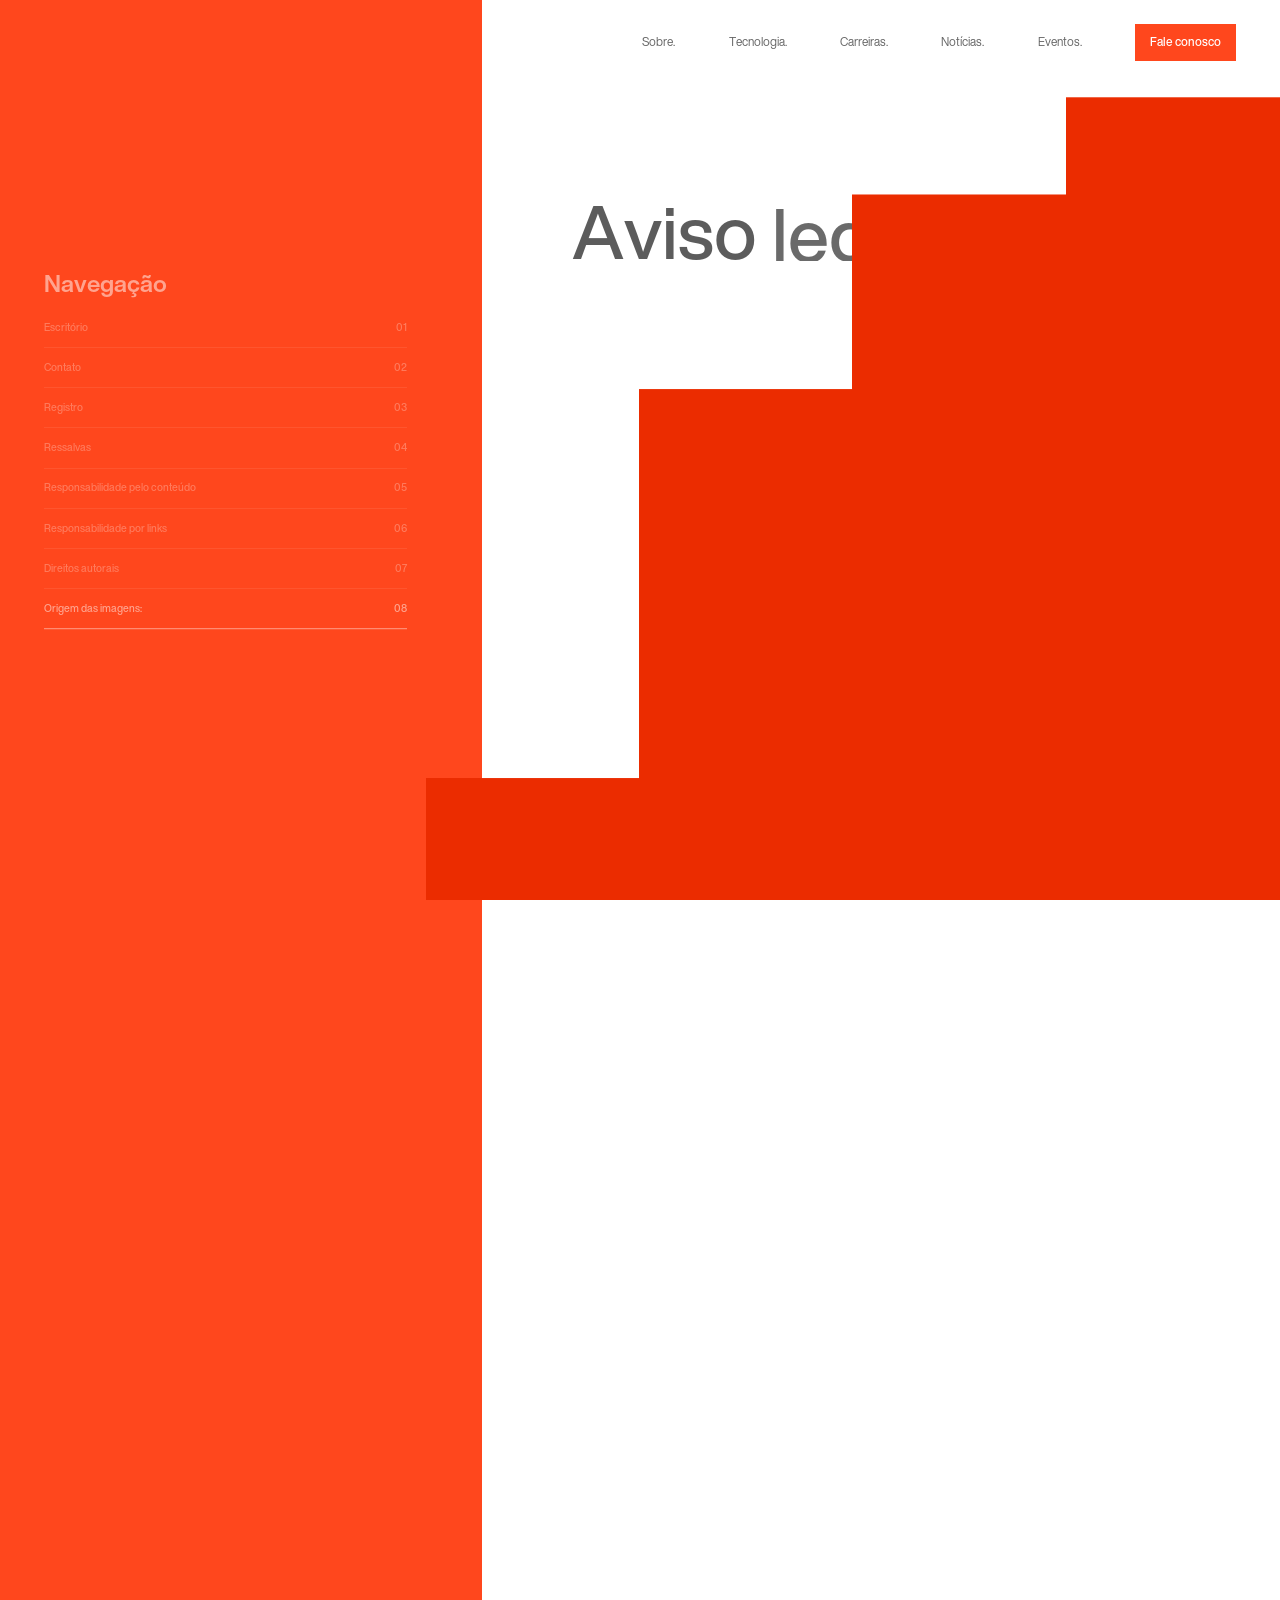
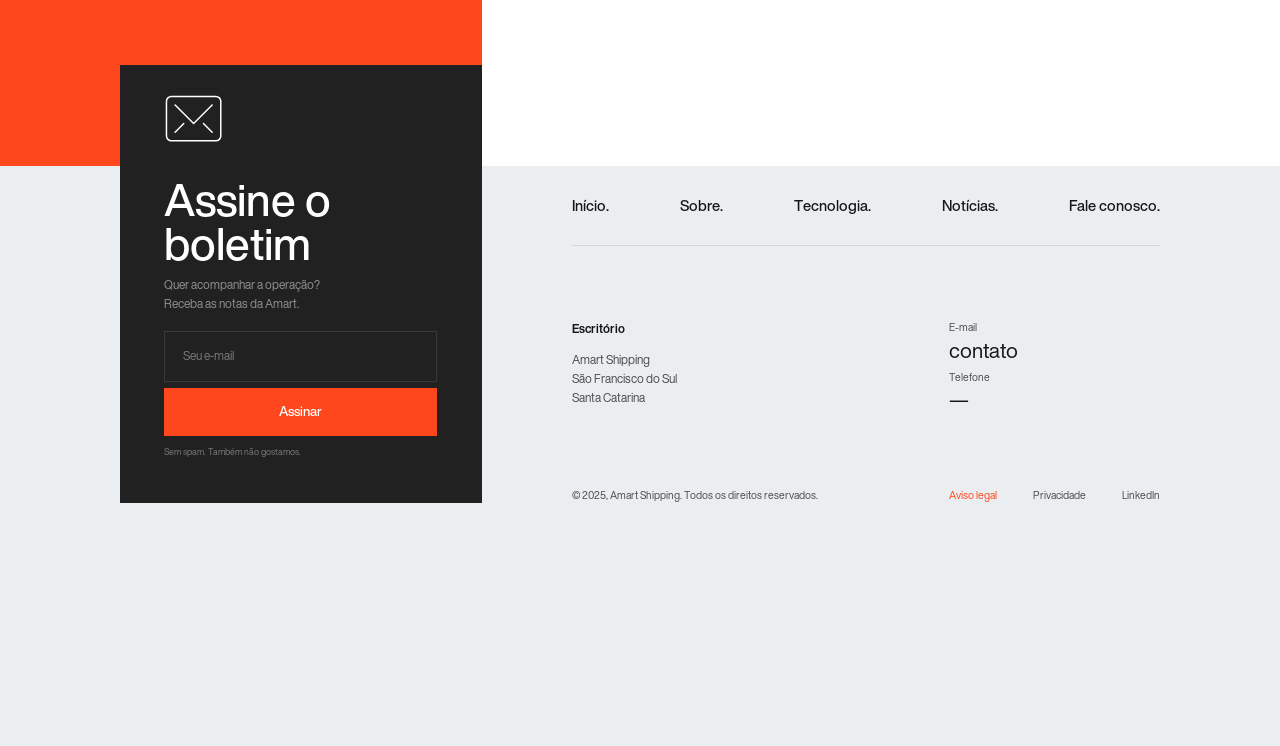
<file: legal.html>
<!DOCTYPE html><html lang="pt-BR"><head><meta charset="utf-8"><meta name="viewport" content="width=device-width, initial-scale=1.0"><title>Aviso legal</title><meta property="og:image" content=""><meta property="og:site_name" content="Amart Shipping"><link rel="icon" href="[data-uri]"><meta name="description" content="Operação marítima bem coordenada"><link rel="stylesheet" href="assets/css/index.78ddb5e8.css?v=8"><script src="assets/js/index.d13a8d90.js?v=8"></script></head><body> <div class="wrapper" data-barba="wrapper">  <div class="contact popup"> <div class="popup__overlay"></div> <div class="popup__main" data-lenis-prevent> <form action="#" class="popup__main-form"> <div class="popup__main-head"> <h3 class="h4 heading heading-f-lh popup__main-head-title"> Fale conosco </h3> <div class="popup__main-head-txt txt txt-18"> A escala pede coordenação. Se quiser entender como a Amart conduz a operação, fale com a gente. </div> </div> <div class="popup__main-contact"> <div class="popup__main-contact-label txt txt-18"> Ou prefere apenas dizer olá? </div> <a href="#" class="hover-un popup__main-contact-link txt txt-24"> contato </a> </div> <div class="popup__main-form-inner"> <div class="input-wrap"> <input type="text" class="input-field txt txt-18" name="name" placeholder="Seu nome" required> <div class="input-field-line"></div> </div> <div class="input-wrap"> <input type="email" class="input-field txt txt-18" name="email" placeholder="Seu e-mail" required> <div class="input-field-line"></div> </div> <div class="input-wrap textarea-wrap"> <textarea name="message" cols="30" rows="3" class="input-field txt txt-18" placeholder="Mensagem"></textarea> <div class="input-field-line"></div> </div> <input type="text" class="honey-input" name="blablabla"> </div> <div class="hidden popup__main-form-success"> <p class="popup__main-form-success-txt txt txt-24 txt-med"> Obrigado, <span data-form-name="#"></span> <br><br> Sua mensagem foi recebida. Retornaremos assim que ela chegar. Será um prazer seguir com você. <br><br> Atenciosamente, <br> Equipe Amart </p> </div> <button type="submit" class="arr-hover popup__main-submit"> <div class="popup__main-submit-inner popup__main-submit-inner-default"> <div class="h6 heading heading-bold popup__main-submit-inner-txt">Enviar mensagem</div> <div class="arr-wrap arr-wrap-32"> <div class="arr-ic-main icon icon-32"> <svg width="32" height="32" viewbox="0 0 32 32" fill="none" xmlns="http://www.w3.org/2000/svg"> <path fill-rule="evenodd" clip-rule="evenodd" d="M30.4401 3.68089L3.00001 31.121L0.878693 28.9997L28.3188 1.55957L30.4401 3.68089Z" fill="currentColor"></path> <path fill-rule="evenodd" clip-rule="evenodd" d="M4.5 1.5H30.5V27.5H27.5V4.5H4.5V1.5Z" fill="currentColor"></path> </svg> </div> <div class="arr-ic-clone icon icon-32"> <svg width="32" height="32" viewbox="0 0 32 32" fill="none" xmlns="http://www.w3.org/2000/svg"> <path fill-rule="evenodd" clip-rule="evenodd" d="M30.4401 3.68089L3.00001 31.121L0.878693 28.9997L28.3188 1.55957L30.4401 3.68089Z" fill="currentColor"></path> <path fill-rule="evenodd" clip-rule="evenodd" d="M4.5 1.5H30.5V27.5H27.5V4.5H4.5V1.5Z" fill="currentColor"></path> </svg> </div> </div> </div> <a href="#" class="popup__main-submit-inner popup__main-submit-inner-success" data-popup="close"> <div class="h6 heading heading-bold popup__main-submit-inner-txt">Fechar</div> <div class="icon icon-32"> <svg width="32" height="32" viewbox="0 0 32 32" fill="none" xmlns="http://www.w3.org/2000/svg"> <path fill-rule="evenodd" clip-rule="evenodd" d="M3.00005 0.736328L16.0001 13.7364L29.0001 0.736328L31.2629 2.99907L18.2628 15.9991L31.2629 28.9992L29.0001 31.2619L16.0001 18.2619L3.00005 31.2619L0.737305 28.9992L13.7373 15.9991L0.737305 2.99907L3.00005 0.736328Z" fill="currentColor"></path> </svg> </div> </a> <div class="popup__main-submit-aspect"></div> </button> </form> <a href="#" class="popup__close" data-popup="close"> <div class="icon icon-32"> <svg width="32" height="32" viewbox="0 0 32 32" fill="none" xmlns="http://www.w3.org/2000/svg"> <path d="M25.1924 6.80664L6.80762 25.1914M6.80762 6.80664L25.1924 25.1914" stroke="currentColor" stroke-width="1.5" stroke-linecap="round" stroke-linejoin="round"></path> </svg> </div> </a> </div> </div> <div class="download popup"> <div class="popup__overlay"></div> <div class="popup__main" data-lenis-prevent> <form action="#" class="popup__main-form"> <div class="popup__main-head"> <h3 class="h4 heading heading-f-lh popup__main-head-title"> Peça uma leitura da sua escala </h3> <div class="popup__main-head-txt txt txt-18"> Conte o navio, o porto e a janela. A Amart devolve uma leitura objetiva da escala, sem compromisso, para você decidir com mais segurança. </div> </div> <div class="popup__main-contact"> <div class="popup__main-contact-label txt txt-18"> Ou prefere apenas dizer olá? </div> <a href="#" class="hover-un popup__main-contact-link txt txt-24"> contato </a> </div> <div class="popup__main-form-inner"> <div class="input-wrap"> <input type="text" class="input-field txt txt-18" name="name" placeholder="Seu nome" required> <div class="input-field-line"></div> </div> <div class="input-wrap"> <input type="email" class="input-field txt txt-18" name="email" placeholder="Seu e-mail" required> <div class="input-field-line"></div> </div> <div class="input-wrap textarea-wrap"> <textarea name="message" cols="30" rows="3" class="input-field txt txt-18" placeholder="Rota e prazos"></textarea> <div class="input-field-line"></div> </div> <input type="text" class="honey-input" name="blablabla"> </div> <div class="hidden popup__main-form-success"> <p class="popup__main-form-success-txt txt txt-24 txt-med"> Obrigado, <span data-form-name="#"></span> <br><br> Sua mensagem foi recebida. Retornaremos assim que ela chegar. Será um prazer seguir com você. <br><br> Atenciosamente, <br> Equipe Amart </p> </div> <button type="submit" class="arr-hover popup__main-submit"> <div class="popup__main-submit-inner popup__main-submit-inner-default"> <div class="h6 heading heading-bold popup__main-submit-inner-txt">Enviar mensagem</div> <div class="arr-wrap arr-wrap-32"> <div class="arr-ic-main icon icon-32"> <svg width="32" height="32" viewbox="0 0 32 32" fill="none" xmlns="http://www.w3.org/2000/svg"> <path fill-rule="evenodd" clip-rule="evenodd" d="M30.4401 3.68089L3.00001 31.121L0.878693 28.9997L28.3188 1.55957L30.4401 3.68089Z" fill="currentColor"></path> <path fill-rule="evenodd" clip-rule="evenodd" d="M4.5 1.5H30.5V27.5H27.5V4.5H4.5V1.5Z" fill="currentColor"></path> </svg> </div> <div class="arr-ic-clone icon icon-32"> <svg width="32" height="32" viewbox="0 0 32 32" fill="none" xmlns="http://www.w3.org/2000/svg"> <path fill-rule="evenodd" clip-rule="evenodd" d="M30.4401 3.68089L3.00001 31.121L0.878693 28.9997L28.3188 1.55957L30.4401 3.68089Z" fill="currentColor"></path> <path fill-rule="evenodd" clip-rule="evenodd" d="M4.5 1.5H30.5V27.5H27.5V4.5H4.5V1.5Z" fill="currentColor"></path> </svg> </div> </div> </div> <a href="#" class="popup__main-submit-inner popup__main-submit-inner-success" data-popup="close"> <div class="h6 heading heading-bold popup__main-submit-inner-txt">Fechar</div> <div class="icon icon-32"> <svg width="32" height="32" viewbox="0 0 32 32" fill="none" xmlns="http://www.w3.org/2000/svg"> <path fill-rule="evenodd" clip-rule="evenodd" d="M3.00005 0.736328L16.0001 13.7364L29.0001 0.736328L31.2629 2.99907L18.2628 15.9991L31.2629 28.9992L29.0001 31.2619L16.0001 18.2619L3.00005 31.2619L0.737305 28.9992L13.7373 15.9991L0.737305 2.99907L3.00005 0.736328Z" fill="currentColor"></path> </svg> </div> </a> <div class="popup__main-submit-aspect"></div> </button> </form> <a href="#" class="popup__close" data-popup="close"> <div class="icon icon-32"> <svg width="32" height="32" viewbox="0 0 32 32" fill="none" xmlns="http://www.w3.org/2000/svg"> <path d="M25.1924 6.80664L6.80762 25.1914M6.80762 6.80664L25.1924 25.1914" stroke="currentColor" stroke-width="1.5" stroke-linecap="round" stroke-linejoin="round"></path> </svg> </div> </a> </div> </div> <div class="event popup"> <div class="popup__overlay"></div> <div class="popup__main" data-lenis-prevent> <a href="#" class="popup__close" data-popup="close"> <div class="icon icon-32"> <svg width="32" height="32" viewbox="0 0 32 32" fill="none" xmlns="http://www.w3.org/2000/svg"> <path d="M25.1924 6.80664L6.80762 25.1914M6.80762 6.80664L25.1924 25.1914" stroke="currentColor" stroke-width="1.5" stroke-linecap="round" stroke-linejoin="round"></path> </svg> </div> </a> <div class="popup__main-event"> <div class="popup__main-event-info"> <div class="img-wrap popup__main-event-info-img" style="--aspect:56%" data-popup-event="thumbnail"> <img src="assets/img/amart-operacao.jpg" alt="Equipe" class="img-abs img-fill" loading="lazy" width="488" height="442"> </div> <div class="h3 heading popup__main-event-title" data-popup-event="name">Nome do evento</div> <div class="popup__main-event-info-item" data-popup-event="date"> <div class="popup__main-event-info-label txt txt-14">Data:</div> <div class="popup__main-event-info-title txt txt-16 txt-med"></div> </div> <div class="popup__main-event-info-item" data-popup-event="full_location"> <div class="popup__main-event-info-label txt txt-14">Local:</div> <div class="popup__main-event-info-title txt txt-16 txt-med"></div> </div> <div class="popup__main-event-info-item" data-popup-event="members"> <div class="popup__main-event-info-label txt txt-14">Quem representa:</div> <div class="popup__main-event-info-title txt txt-16 txt-med"></div> </div> <div class="popup__main-event-info-item" data-popup-event="activities"> <div class="popup__main-event-info-label txt txt-14">Atividades:</div> <div class="popup__main-event-info-title txt txt-16 txt-med"></div> </div> <div class="popup__main-event-info-item"> <div class="popup__main-event-info-label txt txt-14">Agendar:</div> <a href="#" class="popup__main-event-info-title txt txt-16 txt-med">contato</a> </div> </div> <div class="popup__main-event-content"> <div class="h5 heading popup__main-event-title" data-popup-event="name">Nome do evento</div> <span class="p-line"></span> <div class="popup__main-event-richtext txt txt-16" data-popup-event="content"> Apresentação do evento </div> <a href="#" class="popup__main-event-link txt txt-16" data-popup-event="link">Leia mais</a> </div> </div> </div> </div> <div class="trans__wrapper"> <div class="trans__logo"> <img src="assets/logos/logo-icon.0188e3e5.svg" alt="" width="146" height="146"> </div> <div class="trans__inner"> <div class="trans__item"></div> <div class="trans__item"></div> <div class="trans__item"></div> <div class="trans__item"></div> <div class="trans__item"></div> <div class="trans__item"></div> </div> <div class="trans__home"> <div class="trans__home-inner"> <div class="container grid"> <div class="trans__count"> <div class="trans__count-number"> <div class="trans__count-value">00</div> <span class="trans__count-percent"> % </span> </div> <div class="trans__count-bar"> <div class="trans__count-bar-inner"></div> </div> </div> <h1 class="h1 heading home-hero__title"> Operação marítima bem coordenada </h1> <div class="home-hero__backer"> <div class="home-hero__backer-label txt txt-12"> Presença nas principais praças do Brasil: </div> <div class="home-hero__backer-inner"> <div class="home-hero__backer-item"> <img srcset="assets/logos/bayern-kapital.5e5a5f43.svg" alt="bayern-kapital" loading="lazy" width="57" height="25"> </div> <div class="home-hero__backer-item"> <img src="assets/logos/backer-sosv.09ab27a2.svg" alt="sosv" loading="lazy" width="50" height="22"> </div> <div class="home-hero__backer-item"> <img srcset="assets/logos/backer-lowercarbon.e4109ce5.svg" alt="lowercarbon" loading="lazy" width="172" height="25"> </div> <div class="home-hero__backer-item"> <img src="assets/logos/backer-fttf.07405581.svg" alt="fttf" loading="lazy" width="206" height="24"> </div> <div class="home-hero__backer-item"> <img src="assets/logos/future-planet-capital.2aa6641a.svg" alt="future-planet-capital" loading="lazy" width="31" height="25"> </div> <div class="home-hero__backer-item"> <img src="assets/logos/farvatn.b56e358d.svg" alt="farvatn" loading="lazy" width="98" height="25"> </div> </div> </div> </div> </div> </div> </div> <header class="header"> <div class="container"> <a href="index.html" class="header__logo"> <div class="header__logo-shape"> <svg class="header__logo-shape-top" width="29" height="31" viewbox="0 0 29 31" fill="currentColor" xmlns="http://www.w3.org/2000/svg"> <path d="M28.591 9.97462C28.591 8.03639 26.4306 5.01796 25.9633 4.4587C23.0751 1.58583 19.2446 0 15.1689 0C7.46963 0 1.08035 5.70745 0.0078125 13.108C1.43276 10.7331 3.2714 9.18554 5.32455 8.63395C8.72603 7.72229 12.6408 9.43069 16.9539 13.7055C16.9999 13.7515 17.0459 13.7975 17.0995 13.8434L17.2451 13.9966C18.4632 15.4982 20.2712 16.3562 22.2017 16.3562C25.7258 16.3562 28.591 13.491 28.591 9.97462Z"></path> </svg> <svg class="header__logo-shape-bottom" width="29" height="31" viewbox="0 0 29 31" fill="currentColor" xmlns="http://www.w3.org/2000/svg"> <path d="M24.0709 24.0874C20.248 24.2023 15.9962 22.356 12.6407 19.215C11.8822 23.6277 12.8475 26.9833 15.3833 28.5384C18.1412 30.2315 22.1556 29.5037 25.3809 26.7228C26.5913 25.6426 27.6102 24.3862 28.4223 22.9842C27.1353 23.666 25.672 24.0414 24.0709 24.0874Z"></path> <path d="M11.1927 17.6905C10.0053 16.3191 9.017 14.8099 8.26622 13.2088C7.64568 11.8834 7.31626 10.8875 7.26263 10.1367C7.23965 10.1367 7.209 10.1367 7.18602 10.1367C2.50515 10.1367 0.421355 16.0357 0.030644 17.2844C0.015322 17.3151 0.007661 17.3457 0 17.3764L0.145559 18.2727C1.5322 25.4204 7.85252 30.6299 15.1688 30.6299C15.3526 30.6299 15.5288 30.6222 15.7127 30.6146C15.2837 30.446 14.8777 30.2545 14.4793 30.0094C11.0625 27.9102 9.87503 23.4286 11.1927 17.6905Z"></path> </svg> </div> <div class="header__typo-1"> <svg class="header__logo-letter letter-c" width="18" height="32" viewbox="0 0 18 32" fill="currentColor" xmlns="http://www.w3.org/2000/svg"> <path d="M0 15.4841C0 14.2772 0.214508 13.0702 0.643524 11.8709C1.07254 10.6716 1.69308 9.60131 2.52047 8.65248C3.34019 7.71124 4.34379 6.93699 5.5389 6.34492C6.73402 5.75285 8.09002 5.44922 9.61456 5.44922C11.4226 5.44922 12.9701 5.85911 14.2495 6.67891C15.5288 7.4987 16.4788 8.5538 17.107 9.83662L15.9042 10.5198C15.5442 9.82144 15.1152 9.23696 14.6325 8.75875C14.1499 8.28813 13.6213 7.901 13.062 7.61256C12.5027 7.31652 11.9129 7.10398 11.3 6.97494C10.6871 6.8459 10.0895 6.77759 9.49964 6.77759C8.20493 6.77759 7.05578 7.03567 6.06751 7.55942C5.07924 8.07559 4.23653 8.75116 3.54704 9.58613C2.85755 10.4211 2.34426 11.3548 1.99186 12.4099C1.63945 13.4574 1.46325 14.5125 1.46325 15.5676C1.46325 16.7593 1.6701 17.8903 2.09145 18.9682C2.51281 20.0461 3.07972 20.9949 3.80752 21.8147C4.53531 22.6345 5.39334 23.2949 6.38161 23.7883C7.36988 24.2817 8.44242 24.5246 9.58391 24.5246C10.1968 24.5246 10.825 24.4487 11.4685 24.2968C12.1197 24.145 12.7402 23.9097 13.3301 23.5909C13.92 23.2721 14.4716 22.8622 14.9926 22.3612C15.5059 21.8602 15.9349 21.2682 16.2796 20.5926L17.536 21.1847C17.1913 21.9437 16.724 22.6117 16.1341 23.1962C15.5442 23.7807 14.8853 24.2741 14.1575 24.6688C13.4297 25.0635 12.6636 25.3595 11.8516 25.5645C11.0395 25.7618 10.2428 25.8605 9.46133 25.8605C8.06703 25.8605 6.79531 25.5569 5.64616 24.9496C4.48935 24.3424 3.49341 23.5605 2.65837 22.5814C1.81566 21.6097 1.16447 20.5015 0.697151 19.2642C0.237491 18.0345 0 16.7745 0 15.4841Z"></path> </svg> <svg class="header__logo-letter letter-a" width="16" height="32" viewbox="0 0 16 32" fill="currentColor" xmlns="http://www.w3.org/2000/svg"> <path d="M6.37014 25.9719C5.68065 25.9719 5.04478 25.8504 4.45489 25.6151C3.86499 25.3798 3.34404 25.061 2.89971 24.6511C2.44771 24.2412 2.10296 23.763 1.85781 23.2089C1.61266 22.6547 1.48242 22.0551 1.48242 21.4099C1.48242 20.7647 1.63564 20.1802 1.94208 19.6488C2.24852 19.1175 2.66987 18.662 3.2138 18.2749C3.75773 17.8878 4.40892 17.5842 5.17502 17.3716C5.94112 17.1515 6.77617 17.0452 7.69549 17.0452C8.4999 17.0452 9.3043 17.1136 10.1087 17.2578C10.9208 17.402 11.6486 17.5918 12.2997 17.8423V16.4C12.2997 15.0033 11.9014 13.8951 11.097 13.0677C10.2926 12.2479 9.21237 11.838 7.83339 11.838C7.1056 11.838 6.33949 11.9899 5.52743 12.2935C4.71536 12.5971 3.89563 13.0298 3.05292 13.5991L2.50899 12.6351C4.41658 11.3522 6.22458 10.707 7.94064 10.707C9.73332 10.707 11.1429 11.2232 12.1772 12.2479C13.2038 13.2803 13.7247 14.6997 13.7247 16.5139V23.7098C13.7247 24.1805 13.9315 24.4158 14.3529 24.4158V25.691C14.261 25.7062 14.1537 25.7214 14.0541 25.7365C13.9469 25.7441 13.8549 25.7517 13.786 25.7517C13.4029 25.7517 13.0965 25.6227 12.8743 25.3722C12.6445 25.1141 12.5143 24.8105 12.476 24.4537V23.224C11.7865 24.1121 10.9131 24.7953 9.84823 25.2659C8.76803 25.729 7.61122 25.9719 6.37014 25.9719ZM6.66125 24.8333C7.76444 24.8333 8.78335 24.6283 9.71033 24.2108C10.6373 23.7933 11.3421 23.2468 11.8401 22.5637C12.1465 22.1689 12.2997 21.7894 12.2997 21.4326V18.829C11.6103 18.5634 10.8978 18.366 10.1547 18.237C9.41156 18.1079 8.63779 18.0396 7.84105 18.0396C7.09793 18.0396 6.42377 18.1231 5.81089 18.2825C5.19801 18.4419 4.67706 18.662 4.24038 18.9505C3.8037 19.2313 3.46662 19.5805 3.22147 19.9828C2.98398 20.3927 2.8614 20.8406 2.8614 21.3264C2.8614 21.8198 2.95333 22.2828 3.14486 22.7155C3.33638 23.1481 3.60452 23.5201 3.94926 23.8313C4.29401 24.1425 4.70004 24.3854 5.16736 24.5676C5.62702 24.7498 6.12498 24.8333 6.66125 24.8333Z"></path> </svg> <svg class="header__logo-letter letter-r" width="10" height="32" viewbox="0 0 10 32" fill="currentColor" xmlns="http://www.w3.org/2000/svg"> <path d="M9.10897 12.2266C7.77595 12.2645 6.60382 12.6593 5.60789 13.4031C4.6043 14.147 3.90715 15.1718 3.50878 16.4774V25.6848H2.07617V10.9514H3.44749V14.5797C3.96078 13.5398 4.64261 12.6972 5.49298 12.0444C6.34335 11.3916 7.25501 11.0197 8.22795 10.921C8.41948 10.9058 8.58802 10.8906 8.74124 10.8906C8.89446 10.8906 9.01704 10.8906 9.11663 10.8906V12.2266H9.10897Z"></path> </svg> <svg class="header__logo-letter letter-g" width="16" height="32" viewbox="0 0 16 32" fill="currentColor" xmlns="http://www.w3.org/2000/svg"> <path d="M7.08358 25.9107C6.057 25.9107 5.10704 25.6982 4.249 25.2731C3.39097 24.848 2.64786 24.2787 2.03498 23.5728C1.41444 22.8668 0.931792 22.0546 0.579386 21.1513C0.22698 20.2481 0.0507812 19.3068 0.0507812 18.3428C0.0507812 17.3408 0.219324 16.3768 0.548747 15.4508C0.885831 14.5247 1.35315 13.7049 1.96603 12.999C2.57891 12.293 3.30671 11.7313 4.15708 11.3138C5.00745 10.8964 5.94209 10.6914 6.97632 10.6914C8.27103 10.6914 9.40486 11.0254 10.3625 11.701C11.3278 12.3689 12.1398 13.1887 12.8063 14.1528V10.9495H14.124V25.9714C14.124 26.9734 13.9325 27.8539 13.5495 28.6054C13.1664 29.3644 12.6608 29.9869 12.0173 30.4879C11.3814 30.9888 10.6383 31.3684 9.78791 31.6189C8.93754 31.877 8.04886 31.9984 7.11422 31.9984C6.25619 31.9984 5.48243 31.9149 4.8006 31.7555C4.11111 31.5961 3.50589 31.3684 2.98494 31.0723C2.464 30.7763 1.99667 30.4195 1.58298 29.9945C1.16929 29.5694 0.81688 29.0988 0.51044 28.5902L1.48338 27.9374C2.07328 28.9394 2.87769 29.6681 3.88894 30.1311C4.90019 30.5941 5.98039 30.8219 7.12188 30.8219C7.88798 30.8219 8.60811 30.7156 9.28228 30.5106C9.95645 30.3057 10.5463 29.9945 11.052 29.5922C11.5576 29.1823 11.956 28.6813 12.2548 28.074C12.5535 27.4668 12.6991 26.7608 12.6991 25.9486V22.715C12.0862 23.679 11.2818 24.4457 10.2705 25.0226C9.25164 25.6222 8.19442 25.9107 7.08358 25.9107ZM7.42832 24.6962C8.05652 24.6962 8.6694 24.5747 9.27462 24.3394C9.87218 24.1041 10.4161 23.7929 10.9064 23.421C11.3891 23.0414 11.7951 22.6163 12.1092 22.1457C12.4233 21.6751 12.6225 21.2045 12.6991 20.7263V15.8834C12.4693 15.3141 12.1628 14.7904 11.7874 14.3122C11.4044 13.8339 10.9754 13.4165 10.4851 13.0825C10.0024 12.7409 9.47381 12.4752 8.91456 12.2779C8.3553 12.0805 7.78839 11.9818 7.21381 11.9818C6.31748 11.9818 5.51307 12.1716 4.80826 12.5511C4.10345 12.9307 3.50589 13.424 3.02325 14.0237C2.5406 14.631 2.16522 15.3141 1.90474 16.0808C1.64427 16.8474 1.52169 17.6141 1.52169 18.3883C1.52169 19.2385 1.67491 20.0431 1.98135 20.7946C2.28779 21.5536 2.70914 22.2216 3.23775 22.8061C3.77402 23.3906 4.40222 23.8536 5.12236 24.1952C5.83483 24.5216 6.60859 24.6962 7.42832 24.6962Z"></path> </svg> <svg class="header__logo-letter letter-o" width="18" height="32" viewbox="0 0 18 32" fill="currentColor" xmlns="http://www.w3.org/2000/svg"> <path d="M8.81911 25.9719C7.76955 25.9719 6.80427 25.7669 5.9156 25.3646C5.02692 24.9547 4.26081 24.4082 3.60963 23.7098C2.95844 23.0115 2.45282 22.1993 2.09275 21.2732C1.73269 20.3472 1.54883 19.3756 1.54883 18.3508C1.54883 17.3109 1.73269 16.3317 2.10808 15.4057C2.48347 14.4796 2.98909 13.6674 3.64028 12.969C4.29146 12.2707 5.05756 11.7166 5.94623 11.3143C6.83491 10.912 7.79254 10.707 8.81911 10.707C9.84568 10.707 10.8033 10.912 11.6767 11.3143C12.55 11.7242 13.3238 12.2707 13.9826 12.969C14.6415 13.6674 15.1548 14.4796 15.5302 15.4057C15.9055 16.3317 16.0894 17.3109 16.0894 18.3508C16.0894 19.368 15.9055 20.3472 15.5302 21.2732C15.1548 22.1993 14.6491 23.0115 13.998 23.7098C13.3468 24.4082 12.5807 24.9623 11.692 25.3646C10.811 25.7669 9.85334 25.9719 8.81911 25.9719ZM2.98909 18.404C2.98909 19.2769 3.14231 20.0891 3.44875 20.8558C3.75519 21.6224 4.16888 22.2904 4.68983 22.8521C5.21078 23.4214 5.83132 23.8692 6.53613 24.1956C7.24095 24.5296 7.99172 24.689 8.79613 24.689C9.60053 24.689 10.3513 24.522 11.0561 24.1956C11.7609 23.8692 12.3815 23.4062 12.9177 22.8217C13.454 22.2373 13.8677 21.5617 14.1742 20.795C14.4806 20.0284 14.6338 19.201 14.6338 18.3129C14.6338 17.4475 14.4806 16.6278 14.1742 15.8611C13.8677 15.0944 13.4464 14.4265 12.9177 13.8496C12.3815 13.2727 11.7686 12.8172 11.0714 12.4757C10.3743 12.1341 9.62352 11.9671 8.82678 11.9671C8.02237 11.9671 7.27159 12.1341 6.56677 12.4757C5.86196 12.8172 5.24909 13.2803 4.72048 13.8647C4.19953 14.4492 3.77818 15.1324 3.46408 15.9218C3.14232 16.7037 2.98909 17.531 2.98909 18.404Z"></path> </svg> </div> <div class="header__typo-2"> <svg class="header__logo-letter letter-k" width="19" height="32" viewbox="0 0 19 32" fill="currentColor" xmlns="http://www.w3.org/2000/svg"> <path d="M1.57422 25.6834V5.59091H4.77651V15.937L14.3298 5.56055H17.8768L9.87108 14.4568L18.3365 25.6834H14.7588L7.89454 16.4152L4.77651 19.6185V25.6834H1.57422Z"></path> </svg> <svg class="header__logo-letter letter-i" width="5" height="32" viewbox="0 0 5 32" fill="currentColor" xmlns="http://www.w3.org/2000/svg"> <path d="M1.05371 8.43098V5H4.20238V8.43098H1.05371ZM1.05371 10.8676H4.20238V25.6922H1.05371V10.8676Z"></path> </svg> <svg class="header__logo-letter letter-t" width="12" height="32" viewbox="0 0 12 32" fill="currentColor" xmlns="http://www.w3.org/2000/svg"> <path d="M11.2979 24.9253C10.8995 25.115 10.3479 25.3276 9.63543 25.5629C8.93062 25.7982 8.17984 25.9196 7.37543 25.9196C6.87747 25.9196 6.41014 25.8513 5.97347 25.7223C5.53679 25.5932 5.14608 25.3959 4.81666 25.1302C4.47957 24.8645 4.2191 24.523 4.02757 24.0979C3.83605 23.6728 3.74411 23.1566 3.74411 22.557V13.2736H1.76758V10.8673H3.74411V5.99414H6.89279V10.8673H10.1564V13.2736H6.89279V21.5474C6.93109 22.0788 7.09964 22.4583 7.39076 22.6936C7.68954 22.9289 8.04961 23.0504 8.49395 23.0504C8.93062 23.0504 9.35198 22.9745 9.75035 22.8226C10.1487 22.6708 10.4475 22.5494 10.639 22.4507L11.2979 24.9253Z"></path> </svg> <svg class="header__logo-letter letter-e" width="16" height="32" viewbox="0 0 16 32" fill="currentColor" xmlns="http://www.w3.org/2000/svg"> <path d="M7.87906 25.9733C6.71459 25.9733 5.65737 25.7684 4.70741 25.3661C3.75744 24.9562 2.93771 24.4096 2.26355 23.7113C1.58938 23.013 1.06077 22.2008 0.693039 21.2747C0.31765 20.3486 0.133789 19.3694 0.133789 18.3295C0.133789 17.2896 0.31765 16.3028 0.693039 15.3692C1.06843 14.4355 1.58938 13.6081 2.26355 12.9022C2.93771 12.1963 3.75744 11.6346 4.70741 11.2323C5.65737 10.8224 6.7299 10.625 7.9097 10.625C9.07417 10.625 10.1237 10.8299 11.0737 11.2474C12.016 11.6649 12.8204 12.219 13.4869 12.9022C14.1534 13.593 14.6667 14.3976 15.0191 15.3084C15.3715 16.2269 15.5477 17.1833 15.5477 18.1853C15.5477 18.413 15.5401 18.6256 15.5171 18.8229C15.4941 19.0203 15.4788 19.1873 15.4558 19.3163H3.47398C3.52761 19.9767 3.68849 20.5764 3.94896 21.1001C4.20944 21.6239 4.53886 22.0869 4.95255 22.474C5.35859 22.8612 5.82591 23.1572 6.35452 23.3697C6.87546 23.5747 7.42705 23.6809 8.00163 23.6809C8.42298 23.6809 8.83668 23.6278 9.24272 23.5215C9.65641 23.4153 10.0318 23.2635 10.3689 23.0661C10.7136 22.8687 11.0201 22.6258 11.2882 22.345C11.5563 22.0641 11.7632 21.7529 11.9164 21.4113L14.6054 22.178C14.0921 23.2938 13.2341 24.2047 12.0466 24.9106C10.8439 25.6166 9.45722 25.9733 7.87906 25.9733ZM12.422 17.1606C12.3684 16.5381 12.2075 15.9612 11.947 15.4299C11.6866 14.8985 11.3571 14.4507 10.9588 14.0863C10.5604 13.7144 10.0931 13.4335 9.55681 13.221C9.02054 13.0161 8.46129 12.9098 7.87139 12.9098C7.28149 12.9098 6.72225 13.0161 6.2013 13.221C5.68035 13.426 5.21303 13.7144 4.81466 14.0863C4.41629 14.4583 4.08686 14.9061 3.84171 15.4299C3.59656 15.9612 3.44333 16.5381 3.38205 17.1606H12.422Z"></path> </svg> </div> </a> <div class="header__links"> <div class="header__links-inner"> <a href="index.html" class="header__link txt txt-16" data-link="home">Início.</a> <a class='header__link txt txt-16' data-link='about' href='about.html'>Sobre.</a> <a class='header__link txt txt-16' data-link='tech' href='tech.html'>Tecnologia.</a> <a class='header__link txt txt-16' data-link='job' href='about.html#job'>Carreiras.</a> <a class='header__link txt txt-16' data-link='news' href='news.html'>Notícias.</a> <a class='header__link txt txt-16' data-link='event' href='about.html#event'>Eventos.</a> </div> <div class="header__links-toggle"> <span class="header__links-toggle-icon header__links-toggle-icon-1"></span> <span class="header__links-toggle-icon header__links-toggle-icon-2"></span> <span class="header__links-toggle-icon header__links-toggle-icon-3"></span> </div> </div> <div class="header_act"> <a href="#" class="btn btn-pri header__btn" data-popup="contact"> <div class="txt txt-16 txt-med"> Fale conosco </div> </a> </div> <a href="#" class="header__toggle"> <span class="header__toggle-icon header__toggle-icon-1"></span> <span class="header__toggle-icon header__toggle-icon-2"></span> <span class="header__toggle-icon header__toggle-icon-3"></span> </a> <nav class="header__nav" data-lenis-prevent> <ul> <li class="header__nav-item"><a href="index.html" data-link="home" class="header__nav-link txt txt-16 txt-med">Início.</a></li> <li class="header__nav-item"><a class='header__nav-link txt txt-16 txt-med' data-link='about' href='about.html'>Sobre.</a></li> <li class="header__nav-item"><a class='header__nav-link txt txt-16 txt-med' data-link='tech' href='tech.html'>Tecnologia.</a></li> <li class="header__nav-item"><a class='header__nav-link txt txt-16 txt-med' data-link='job' href='about.html#job'>Carreiras.</a></li> <li class="header__nav-item"><a class='header__nav-link txt txt-16 txt-med' data-link='news' href='news.html'>Notícias.</a></li> <li class="header__nav-item"><a class='header__nav-link txt txt-16 txt-med' data-link='event' href='about.html#event'>Eventos.</a></li> <li class="header__nav-item"> <a href="#" class="h6 header__nav-cta heading" data-popup="contact"> Fale conosco <div class="arr-ic-main icon"> <svg width="32" height="32" viewbox="0 0 32 32" fill="none" xmlns="http://www.w3.org/2000/svg"> <path fill-rule="evenodd" clip-rule="evenodd" d="M30.4401 3.68089L3.00001 31.121L0.878693 28.9997L28.3188 1.55957L30.4401 3.68089Z" fill="white"></path> <path fill-rule="evenodd" clip-rule="evenodd" d="M4.5 1.5H30.5V27.5H27.5V4.5H4.5V1.5Z" fill="white"></path> </svg> </div> </a></li> </ul> </nav> </div> </header> <div class="main" data-barba="container" data-barba-namespace="privacy" data-namespace="legal"> <section class="priv-hero"> <div class="container grid"> <div class="priv-hero__nav" data-logo-main="mix"> <div class="priv-hero__nav-inner"> <div class="h6 heading heading-bold priv-hero__nav-label"> Navegação </div> <div class="priv-hero__nav-toc" data-lenis-prevent> <a href="#" class="priv-hero__nav-toc-item" data-toc="item"> <div class="priv-hero__nav-toc-item-txt txt txt-14 txt-med" data-toc="title"> Escritório </div> <div class="priv-hero__nav-toc-item-num txt txt-14 txt-med" data-toc="number"> 01 </div> <div class="priv-hero__nav-toc-item-line"></div> </a> </div> </div> </div> <div class="priv-hero__content"> <h1 class="h1 heading priv-hero__title"> Aviso legal </h1> <div class="priv-hero__main"> <div class="priv-hero__main-richtext"> <p class="txt txt-18"> Identificação </p>  <h2 class="h6 heading"> Escritório </h2> <p class="txt txt-18"> Amart Shipping <br>São Francisco do Sul <br>Santa Catarina </p> <h2 class="h6 heading"> Contato </h2> <p class="txt txt-18"> E-mail: <a href="#">contato</a><br> Telefone: <a href="#">—</a> </p> <p class="txt txt-18"> Responsáveis: Amart Shipping </p> <h2 class="h6 heading"> Registro </h2> <p class="txt txt-18"> Cartório: não informado <br>Número: não informado <br>Identificação fiscal: não informada </p> <h2 class="h6 heading"> Ressalvas </h2> <h2 class="h6 heading"> Responsabilidade pelo conteúdo </h2> <p class="txt txt-18"> O conteúdo destas páginas foi preparado com cuidado. Ainda assim, não há garantia de exatidão, integridade ou atualidade. Respondemos pelo que publicamos. Não monitoramos, de forma permanente, informação de terceiros apenas transmitida ou armazenada. Se uma violação concreta chegar ao nosso conhecimento, o conteúdo é retirado. </p> <h2 class="h6 heading"> Responsabilidade por links </h2> <p class="txt txt-18"> Páginas de terceiros podem ser citadas, e o conteúdo delas não está sob nosso controle. Quem publica a página de destino responde por ela. No momento da citação, não havia violação evidente. Sem um indício concreto, não há vigilância permanente. Se uma violação for conhecida, o link sai. </p> <h2 class="h6 heading"> Direitos autorais </h2> <p class="txt txt-18"> Os conteúdos e trabalhos destas páginas pertencem a quem os criou. Copiar, tratar, distribuir ou explorar além do que a lei permite exige autorização prévia de quem é o autor. Downloads e cópias ficam restritos ao uso privado e não comercial. Conteúdo de terceiros é respeitado e identificado. Se você notar uma violação, avise. Quando ela chega ao nosso conhecimento, o material sai. </p> <h2 class="h6 heading"> Origem das imagens: </h2> <p class="txt txt-18"> Acervo fotográfico </p> </div> </div> </div> </div> </section> </div> <footer class="footer"> <div class="footer__inner"> <div class="container grid"> <div class="footer__form-wrap" data-logo-main="mix-mb"> <div class="footer__form-icon icon icon-80"> <svg width="80" height="80" viewbox="0 0 80 80" fill="none" xmlns="http://www.w3.org/2000/svg"> <path d="M65 21.667L40 46.667L15 21.667" stroke="white" stroke-width="2" stroke-miterlimit="10" stroke-linecap="round"></path> <path d="M70 10H9.99998C6.31808 10 3.33331 12.9848 3.33331 16.6667V63.3333C3.33331 67.0152 6.31808 70 9.99998 70H70C73.6819 70 76.6666 67.0152 76.6666 63.3333V16.6667C76.6666 12.9848 73.6819 10 70 10Z" stroke="white" stroke-width="2" stroke-miterlimit="10" stroke-linecap="square"></path> <path d="M26.6667 46.667L15 58.3337" stroke="white" stroke-width="2" stroke-miterlimit="10" stroke-linecap="round"></path> <path d="M53.3333 46.667L65 58.3337" stroke="white" stroke-width="2" stroke-miterlimit="10" stroke-linecap="round"></path> </svg> </div> <div class="footer__form-title h4 heading heading-f-lh"> Assine o boletim </div> <div class="footer__form-sub txt txt-16"> Quer acompanhar a operação? <br>Receba as notas da Amart. </div> <form action="#" class="footer__form-main"> <div class="input-wrap"> <input type="email" name="email" class="input-field txt txt-16" placeholder="Seu e-mail" required> </div> <input type="text" class="honey-input" name="blablabla"> <button class="btn btn-lg btn-pri input-submit" type="submit"> <div class="input-submit-icon"> <div class="icon icon-20"> <svg width="20" height="20" viewbox="0 0 20 20" fill="none" xmlns="http://www.w3.org/2000/svg"> <path d="M4.59961 9.40169L8.39974 13.2018L16 5.60156" stroke="currentColor" stroke-width="1.5" stroke-miterlimit="10" stroke-linecap="round" stroke-linejoin="round"></path> </svg> </div> </div> <span class="input-submit-txt txt txt-18 txt-med"> Assinar </span> <span class="input-submit-txt-tail txt txt-18 txt-med"> </span> </button> </form> <div class="footer__form-caption txt txt-12"> Sem spam. Também não gostamos. </div> </div> <div class="footer__main"> <div class="footer__links"> <a href="index.html" class="footer__link txt txt-20 txt-med" data-link="home">Início.</a> <a class='footer__link tag-wrap txt txt-20 txt-med' data-link='about' href='about.html'> Sobre. <span class="tag-link"> vagas abertas </span> </a> <a class='footer__link txt txt-20 txt-med' data-link='tech' href='tech.html'>Tecnologia.</a> <a class='footer__link txt txt-20 txt-med' data-link='news' href='news.html'>Notícias.</a> <a href="#" data-popup="contact" class="footer__link txt txt-20 txt-med" data-link="contact">Fale conosco.</a> </div> <div class="footer__info footer__info-mid grid"> <div class="footer__info-addr grid">  <div class="footer__info-addr-grp"> <div class="footer__info-addr-label txt txt-16"> Escritório </div> <div class="footer__info-addr-txt txt txt-16"> Amart Shipping <br>São Francisco do Sul <br>Santa Catarina </div> </div> </div> <div class="footer__info-contact"> <div class="footer__info-contact-grp"> <div class="footer__info-contact-label txt txt-14"> E-mail </div> <a href="#" class="footer__info-contact-link txt txt-28"> contato </a> </div> <div class="footer__info-contact-grp"> <div class="footer__info-contact-label txt txt-14"> Telefone </div> <a href="#" class="footer__info-contact-link txt txt-28"> — </a> </div> </div> </div> <div class="footer__info grid"> <div class="footer__info-copy txt txt-14"> © 2025, Amart Shipping. Todos os direitos reservados. </div> <div class="footer__info-legal"> <a class='footer__info-legal-link txt txt-14' data-link='legal' href='legal.html'> Aviso legal </a> <a class='footer__info-legal-link txt txt-14' data-link='privacy' href='privacy.html'> Privacidade </a> <a href="#" class="footer__info-legal-link txt txt-14"> LinkedIn </a> </div> </div> </div> </div> </div> <a href="#" class="footer__marquee" data-popup="contact"> <div class="footer__marquee-wrap"> <div class="footer__marquee-item heading"> Se a escala pede método, vamos conversar. </div> <div class="footer__marquee-item heading"> Se a escala pede método, vamos conversar. </div> </div> <div class="footer__cursor"> <div class="arr-hover footer__cursor-main"> <div class="footer__cursor-txt txt-20 txt-bold"> Olá </div> <div class="arr-wrap arr-wrap-24"> <div class="arr-ic-main icon icon-24"> <svg width="24" height="24" viewbox="0 0 24 24" fill="none" xmlns="http://www.w3.org/2000/svg"> <path fill-rule="evenodd" clip-rule="evenodd" d="M22.8301 2.76091L2.25005 23.341L0.659058 21.75L21.2392 1.16992L22.8301 2.76091Z" fill="currentColor"></path> <path fill-rule="evenodd" clip-rule="evenodd" d="M3.375 1.125H22.875V20.625H20.625V3.375H3.375V1.125Z" fill="currentColor"></path> </svg> </div> <div class="arr-ic-clone icon icon-24"> <svg width="24" height="24" viewbox="0 0 24 24" fill="none" xmlns="http://www.w3.org/2000/svg"> <path fill-rule="evenodd" clip-rule="evenodd" d="M22.8301 2.76091L2.25005 23.341L0.659058 21.75L21.2392 1.16992L22.8301 2.76091Z" fill="currentColor"></path> <path fill-rule="evenodd" clip-rule="evenodd" d="M3.375 1.125H22.875V20.625H20.625V3.375H3.375V1.125Z" fill="currentColor"></path> </svg> </div> </div> </div> </div> </a> </footer> </div> <script src="assets/js/index.a05c254c.js" defer></script> </body></html>
</file>
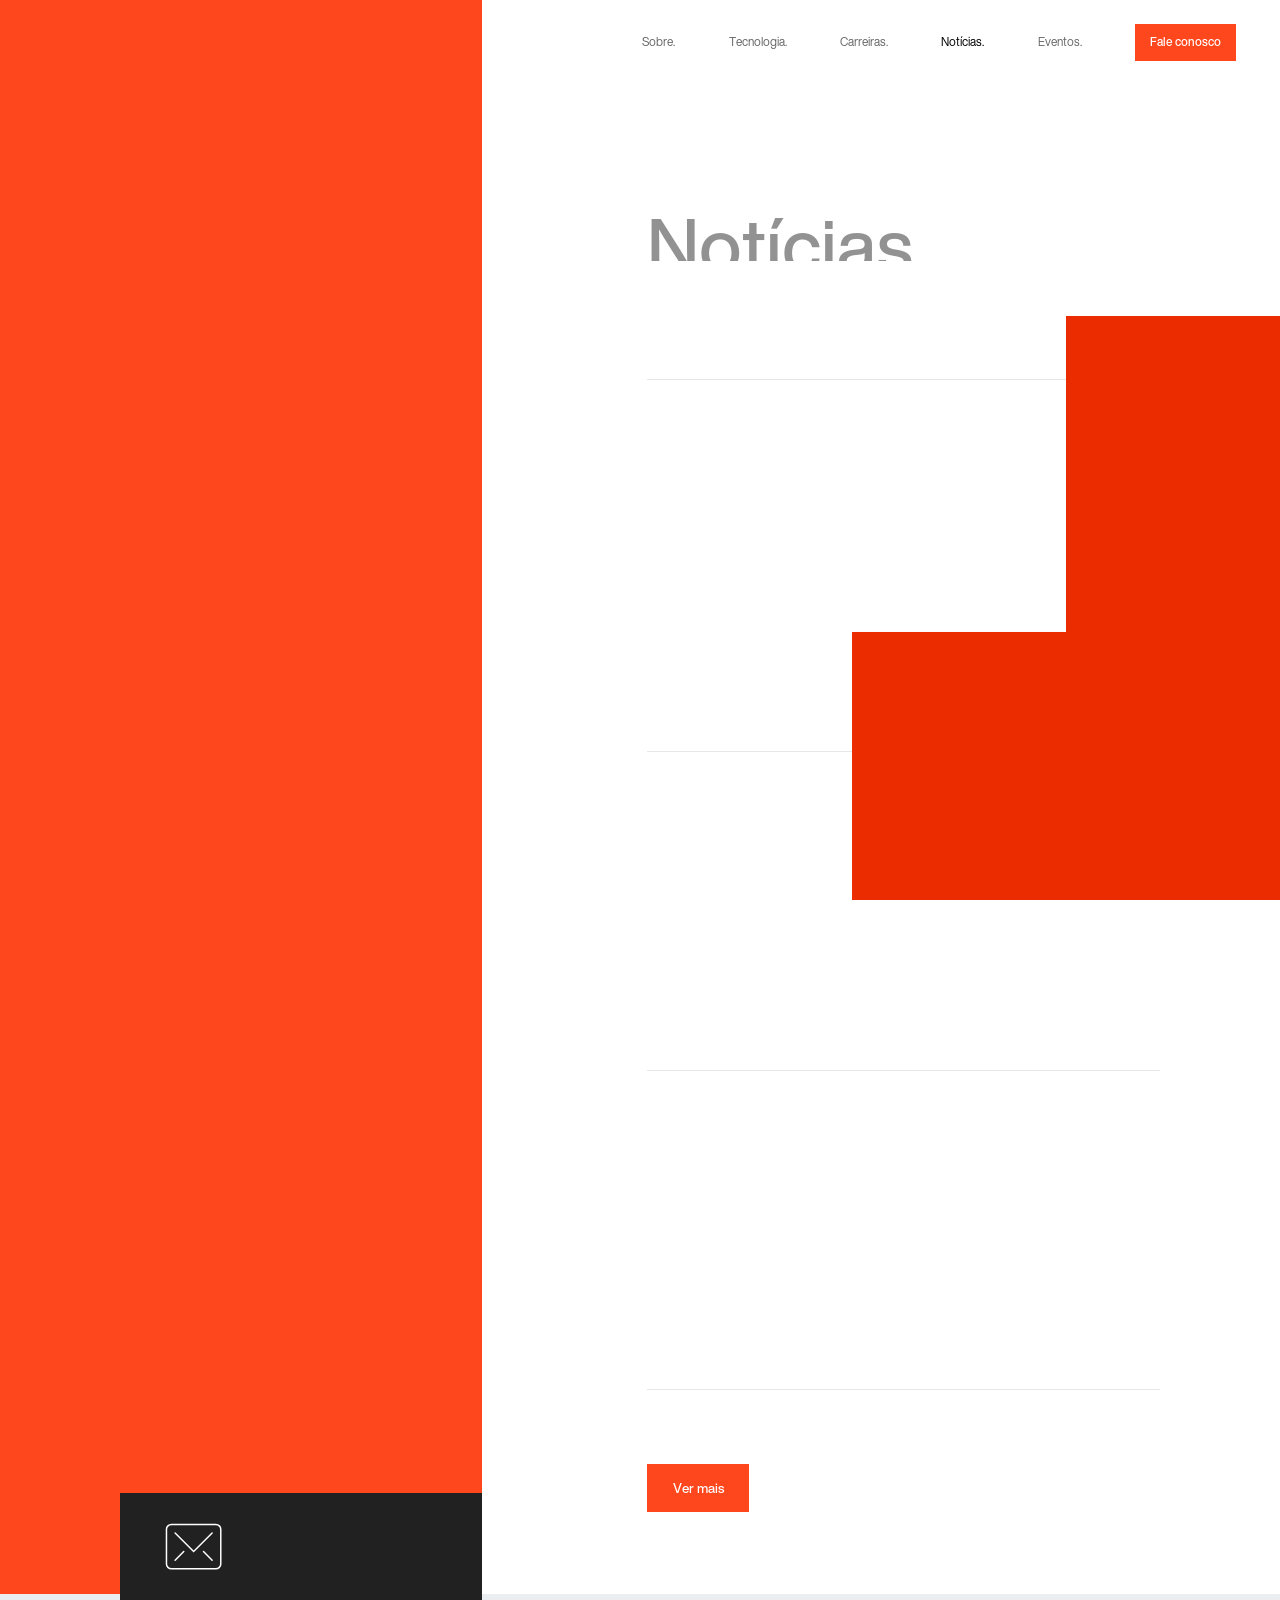
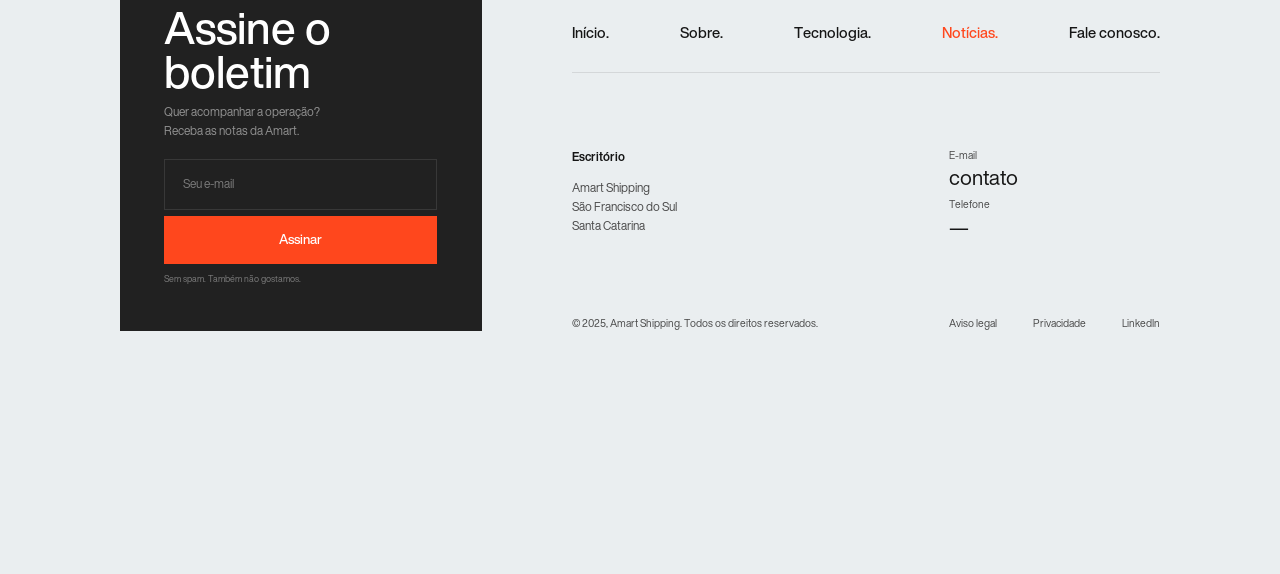
<file: news.html>
<!DOCTYPE html><html lang="pt-BR"><head><meta charset="utf-8"><meta name="viewport" content="width=device-width, initial-scale=1.0"><title>Notícias</title><meta property="og:image" content=""><meta property="og:site_name" content="Amart Shipping"><link rel="icon" href="[data-uri]"><meta name="description" content="Operação marítima bem coordenada"><link rel="stylesheet" href="assets/css/index.78ddb5e8.css?v=8"><script src="assets/js/index.d13a8d90.js?v=8"></script></head><body> <div class="wrapper" data-barba="wrapper">  <div class="contact popup"> <div class="popup__overlay"></div> <div class="popup__main" data-lenis-prevent> <form action="#" class="popup__main-form"> <div class="popup__main-head"> <h3 class="h4 heading heading-f-lh popup__main-head-title"> Fale conosco </h3> <div class="popup__main-head-txt txt txt-18"> A escala pede coordenação. Se quiser entender como a Amart conduz a operação, fale com a gente. </div> </div> <div class="popup__main-contact"> <div class="popup__main-contact-label txt txt-18"> Ou prefere apenas dizer olá? </div> <a href="#" class="hover-un popup__main-contact-link txt txt-24"> contato </a> </div> <div class="popup__main-form-inner"> <div class="input-wrap"> <input type="text" class="input-field txt txt-18" name="name" placeholder="Seu nome" required> <div class="input-field-line"></div> </div> <div class="input-wrap"> <input type="email" class="input-field txt txt-18" name="email" placeholder="Seu e-mail" required> <div class="input-field-line"></div> </div> <div class="input-wrap textarea-wrap"> <textarea name="message" cols="30" rows="3" class="input-field txt txt-18" placeholder="Mensagem"></textarea> <div class="input-field-line"></div> </div> <input type="text" class="honey-input" name="blablabla"> </div> <div class="hidden popup__main-form-success"> <p class="popup__main-form-success-txt txt txt-24 txt-med"> Obrigado, <span data-form-name="#"></span> <br><br> Sua mensagem foi recebida. Retornaremos assim que ela chegar. Será um prazer seguir com você. <br><br> Atenciosamente, <br> Equipe Amart </p> </div> <button type="submit" class="arr-hover popup__main-submit"> <div class="popup__main-submit-inner popup__main-submit-inner-default"> <div class="h6 heading heading-bold popup__main-submit-inner-txt">Enviar mensagem</div> <div class="arr-wrap arr-wrap-32"> <div class="arr-ic-main icon icon-32"> <svg width="32" height="32" viewbox="0 0 32 32" fill="none" xmlns="http://www.w3.org/2000/svg"> <path fill-rule="evenodd" clip-rule="evenodd" d="M30.4401 3.68089L3.00001 31.121L0.878693 28.9997L28.3188 1.55957L30.4401 3.68089Z" fill="currentColor"></path> <path fill-rule="evenodd" clip-rule="evenodd" d="M4.5 1.5H30.5V27.5H27.5V4.5H4.5V1.5Z" fill="currentColor"></path> </svg> </div> <div class="arr-ic-clone icon icon-32"> <svg width="32" height="32" viewbox="0 0 32 32" fill="none" xmlns="http://www.w3.org/2000/svg"> <path fill-rule="evenodd" clip-rule="evenodd" d="M30.4401 3.68089L3.00001 31.121L0.878693 28.9997L28.3188 1.55957L30.4401 3.68089Z" fill="currentColor"></path> <path fill-rule="evenodd" clip-rule="evenodd" d="M4.5 1.5H30.5V27.5H27.5V4.5H4.5V1.5Z" fill="currentColor"></path> </svg> </div> </div> </div> <a href="#" class="popup__main-submit-inner popup__main-submit-inner-success" data-popup="close"> <div class="h6 heading heading-bold popup__main-submit-inner-txt">Fechar</div> <div class="icon icon-32"> <svg width="32" height="32" viewbox="0 0 32 32" fill="none" xmlns="http://www.w3.org/2000/svg"> <path fill-rule="evenodd" clip-rule="evenodd" d="M3.00005 0.736328L16.0001 13.7364L29.0001 0.736328L31.2629 2.99907L18.2628 15.9991L31.2629 28.9992L29.0001 31.2619L16.0001 18.2619L3.00005 31.2619L0.737305 28.9992L13.7373 15.9991L0.737305 2.99907L3.00005 0.736328Z" fill="currentColor"></path> </svg> </div> </a> <div class="popup__main-submit-aspect"></div> </button> </form> <a href="#" class="popup__close" data-popup="close"> <div class="icon icon-32"> <svg width="32" height="32" viewbox="0 0 32 32" fill="none" xmlns="http://www.w3.org/2000/svg"> <path d="M25.1924 6.80664L6.80762 25.1914M6.80762 6.80664L25.1924 25.1914" stroke="currentColor" stroke-width="1.5" stroke-linecap="round" stroke-linejoin="round"></path> </svg> </div> </a> </div> </div> <div class="download popup"> <div class="popup__overlay"></div> <div class="popup__main" data-lenis-prevent> <form action="#" class="popup__main-form"> <div class="popup__main-head"> <h3 class="h4 heading heading-f-lh popup__main-head-title"> Peça uma leitura da sua escala </h3> <div class="popup__main-head-txt txt txt-18"> Conte o navio, o porto e a janela. A Amart devolve uma leitura objetiva da escala, sem compromisso, para você decidir com mais segurança. </div> </div> <div class="popup__main-contact"> <div class="popup__main-contact-label txt txt-18"> Ou prefere apenas dizer olá? </div> <a href="#" class="hover-un popup__main-contact-link txt txt-24"> contato </a> </div> <div class="popup__main-form-inner"> <div class="input-wrap"> <input type="text" class="input-field txt txt-18" name="name" placeholder="Seu nome" required> <div class="input-field-line"></div> </div> <div class="input-wrap"> <input type="email" class="input-field txt txt-18" name="email" placeholder="Seu e-mail" required> <div class="input-field-line"></div> </div> <div class="input-wrap textarea-wrap"> <textarea name="message" cols="30" rows="3" class="input-field txt txt-18" placeholder="Rota e prazos"></textarea> <div class="input-field-line"></div> </div> <input type="text" class="honey-input" name="blablabla"> </div> <div class="hidden popup__main-form-success"> <p class="popup__main-form-success-txt txt txt-24 txt-med"> Obrigado, <span data-form-name="#"></span> <br><br> Sua mensagem foi recebida. Retornaremos assim que ela chegar. Será um prazer seguir com você. <br><br> Atenciosamente, <br> Equipe Amart </p> </div> <button type="submit" class="arr-hover popup__main-submit"> <div class="popup__main-submit-inner popup__main-submit-inner-default"> <div class="h6 heading heading-bold popup__main-submit-inner-txt">Enviar mensagem</div> <div class="arr-wrap arr-wrap-32"> <div class="arr-ic-main icon icon-32"> <svg width="32" height="32" viewbox="0 0 32 32" fill="none" xmlns="http://www.w3.org/2000/svg"> <path fill-rule="evenodd" clip-rule="evenodd" d="M30.4401 3.68089L3.00001 31.121L0.878693 28.9997L28.3188 1.55957L30.4401 3.68089Z" fill="currentColor"></path> <path fill-rule="evenodd" clip-rule="evenodd" d="M4.5 1.5H30.5V27.5H27.5V4.5H4.5V1.5Z" fill="currentColor"></path> </svg> </div> <div class="arr-ic-clone icon icon-32"> <svg width="32" height="32" viewbox="0 0 32 32" fill="none" xmlns="http://www.w3.org/2000/svg"> <path fill-rule="evenodd" clip-rule="evenodd" d="M30.4401 3.68089L3.00001 31.121L0.878693 28.9997L28.3188 1.55957L30.4401 3.68089Z" fill="currentColor"></path> <path fill-rule="evenodd" clip-rule="evenodd" d="M4.5 1.5H30.5V27.5H27.5V4.5H4.5V1.5Z" fill="currentColor"></path> </svg> </div> </div> </div> <a href="#" class="popup__main-submit-inner popup__main-submit-inner-success" data-popup="close"> <div class="h6 heading heading-bold popup__main-submit-inner-txt">Fechar</div> <div class="icon icon-32"> <svg width="32" height="32" viewbox="0 0 32 32" fill="none" xmlns="http://www.w3.org/2000/svg"> <path fill-rule="evenodd" clip-rule="evenodd" d="M3.00005 0.736328L16.0001 13.7364L29.0001 0.736328L31.2629 2.99907L18.2628 15.9991L31.2629 28.9992L29.0001 31.2619L16.0001 18.2619L3.00005 31.2619L0.737305 28.9992L13.7373 15.9991L0.737305 2.99907L3.00005 0.736328Z" fill="currentColor"></path> </svg> </div> </a> <div class="popup__main-submit-aspect"></div> </button> </form> <a href="#" class="popup__close" data-popup="close"> <div class="icon icon-32"> <svg width="32" height="32" viewbox="0 0 32 32" fill="none" xmlns="http://www.w3.org/2000/svg"> <path d="M25.1924 6.80664L6.80762 25.1914M6.80762 6.80664L25.1924 25.1914" stroke="currentColor" stroke-width="1.5" stroke-linecap="round" stroke-linejoin="round"></path> </svg> </div> </a> </div> </div> <div class="event popup"> <div class="popup__overlay"></div> <div class="popup__main" data-lenis-prevent> <a href="#" class="popup__close" data-popup="close"> <div class="icon icon-32"> <svg width="32" height="32" viewbox="0 0 32 32" fill="none" xmlns="http://www.w3.org/2000/svg"> <path d="M25.1924 6.80664L6.80762 25.1914M6.80762 6.80664L25.1924 25.1914" stroke="currentColor" stroke-width="1.5" stroke-linecap="round" stroke-linejoin="round"></path> </svg> </div> </a> <div class="popup__main-event"> <div class="popup__main-event-info"> <div class="img-wrap popup__main-event-info-img" style="--aspect:56%" data-popup-event="thumbnail"> <img src="assets/img/amart-operacao.jpg" alt="Equipe" class="img-abs img-fill" loading="lazy" width="488" height="442"> </div> <div class="h3 heading popup__main-event-title" data-popup-event="name">Nome do evento</div> <div class="popup__main-event-info-item" data-popup-event="date"> <div class="popup__main-event-info-label txt txt-14">Data:</div> <div class="popup__main-event-info-title txt txt-16 txt-med"></div> </div> <div class="popup__main-event-info-item" data-popup-event="full_location"> <div class="popup__main-event-info-label txt txt-14">Local:</div> <div class="popup__main-event-info-title txt txt-16 txt-med"></div> </div> <div class="popup__main-event-info-item" data-popup-event="members"> <div class="popup__main-event-info-label txt txt-14">Quem representa:</div> <div class="popup__main-event-info-title txt txt-16 txt-med"></div> </div> <div class="popup__main-event-info-item" data-popup-event="activities"> <div class="popup__main-event-info-label txt txt-14">Atividades:</div> <div class="popup__main-event-info-title txt txt-16 txt-med"></div> </div> <div class="popup__main-event-info-item"> <div class="popup__main-event-info-label txt txt-14">Agendar:</div> <a href="#" class="popup__main-event-info-title txt txt-16 txt-med">contato</a> </div> </div> <div class="popup__main-event-content"> <div class="h5 heading popup__main-event-title" data-popup-event="name">Nome do evento</div> <span class="p-line"></span> <div class="popup__main-event-richtext txt txt-16" data-popup-event="content"> Apresentação do evento </div> <a href="#" class="popup__main-event-link txt txt-16" data-popup-event="link">Leia mais</a> </div> </div> </div> </div> <div class="trans__wrapper"> <div class="trans__logo"> <img src="assets/logos/logo-icon.0188e3e5.svg" alt="" width="146" height="146"> </div> <div class="trans__inner"> <div class="trans__item"></div> <div class="trans__item"></div> <div class="trans__item"></div> <div class="trans__item"></div> <div class="trans__item"></div> <div class="trans__item"></div> </div> <div class="trans__home"> <div class="trans__home-inner"> <div class="container grid"> <div class="trans__count"> <div class="trans__count-number"> <div class="trans__count-value">00</div> <span class="trans__count-percent"> % </span> </div> <div class="trans__count-bar"> <div class="trans__count-bar-inner"></div> </div> </div> <h1 class="h1 heading home-hero__title"> Operação marítima bem coordenada </h1> <div class="home-hero__backer"> <div class="home-hero__backer-label txt txt-12"> Presença nas principais praças do Brasil: </div> <div class="home-hero__backer-inner"> <div class="home-hero__backer-item"> <img srcset="assets/logos/bayern-kapital.5e5a5f43.svg" alt="bayern-kapital" loading="lazy" width="57" height="25"> </div> <div class="home-hero__backer-item"> <img src="assets/logos/backer-sosv.09ab27a2.svg" alt="sosv" loading="lazy" width="50" height="22"> </div> <div class="home-hero__backer-item"> <img srcset="assets/logos/backer-lowercarbon.e4109ce5.svg" alt="lowercarbon" loading="lazy" width="172" height="25"> </div> <div class="home-hero__backer-item"> <img src="assets/logos/backer-fttf.07405581.svg" alt="fttf" loading="lazy" width="206" height="24"> </div> <div class="home-hero__backer-item"> <img src="assets/logos/future-planet-capital.2aa6641a.svg" alt="future-planet-capital" loading="lazy" width="31" height="25"> </div> <div class="home-hero__backer-item"> <img src="assets/logos/farvatn.b56e358d.svg" alt="farvatn" loading="lazy" width="98" height="25"> </div> </div> </div> </div> </div> </div> </div> <header class="header"> <div class="container"> <a href="index.html" class="header__logo"> <div class="header__logo-shape"> <svg class="header__logo-shape-top" width="29" height="31" viewbox="0 0 29 31" fill="currentColor" xmlns="http://www.w3.org/2000/svg"> <path d="M28.591 9.97462C28.591 8.03639 26.4306 5.01796 25.9633 4.4587C23.0751 1.58583 19.2446 0 15.1689 0C7.46963 0 1.08035 5.70745 0.0078125 13.108C1.43276 10.7331 3.2714 9.18554 5.32455 8.63395C8.72603 7.72229 12.6408 9.43069 16.9539 13.7055C16.9999 13.7515 17.0459 13.7975 17.0995 13.8434L17.2451 13.9966C18.4632 15.4982 20.2712 16.3562 22.2017 16.3562C25.7258 16.3562 28.591 13.491 28.591 9.97462Z"></path> </svg> <svg class="header__logo-shape-bottom" width="29" height="31" viewbox="0 0 29 31" fill="currentColor" xmlns="http://www.w3.org/2000/svg"> <path d="M24.0709 24.0874C20.248 24.2023 15.9962 22.356 12.6407 19.215C11.8822 23.6277 12.8475 26.9833 15.3833 28.5384C18.1412 30.2315 22.1556 29.5037 25.3809 26.7228C26.5913 25.6426 27.6102 24.3862 28.4223 22.9842C27.1353 23.666 25.672 24.0414 24.0709 24.0874Z"></path> <path d="M11.1927 17.6905C10.0053 16.3191 9.017 14.8099 8.26622 13.2088C7.64568 11.8834 7.31626 10.8875 7.26263 10.1367C7.23965 10.1367 7.209 10.1367 7.18602 10.1367C2.50515 10.1367 0.421355 16.0357 0.030644 17.2844C0.015322 17.3151 0.007661 17.3457 0 17.3764L0.145559 18.2727C1.5322 25.4204 7.85252 30.6299 15.1688 30.6299C15.3526 30.6299 15.5288 30.6222 15.7127 30.6146C15.2837 30.446 14.8777 30.2545 14.4793 30.0094C11.0625 27.9102 9.87503 23.4286 11.1927 17.6905Z"></path> </svg> </div> <div class="header__typo-1"> <svg class="header__logo-letter letter-c" width="18" height="32" viewbox="0 0 18 32" fill="currentColor" xmlns="http://www.w3.org/2000/svg"> <path d="M0 15.4841C0 14.2772 0.214508 13.0702 0.643524 11.8709C1.07254 10.6716 1.69308 9.60131 2.52047 8.65248C3.34019 7.71124 4.34379 6.93699 5.5389 6.34492C6.73402 5.75285 8.09002 5.44922 9.61456 5.44922C11.4226 5.44922 12.9701 5.85911 14.2495 6.67891C15.5288 7.4987 16.4788 8.5538 17.107 9.83662L15.9042 10.5198C15.5442 9.82144 15.1152 9.23696 14.6325 8.75875C14.1499 8.28813 13.6213 7.901 13.062 7.61256C12.5027 7.31652 11.9129 7.10398 11.3 6.97494C10.6871 6.8459 10.0895 6.77759 9.49964 6.77759C8.20493 6.77759 7.05578 7.03567 6.06751 7.55942C5.07924 8.07559 4.23653 8.75116 3.54704 9.58613C2.85755 10.4211 2.34426 11.3548 1.99186 12.4099C1.63945 13.4574 1.46325 14.5125 1.46325 15.5676C1.46325 16.7593 1.6701 17.8903 2.09145 18.9682C2.51281 20.0461 3.07972 20.9949 3.80752 21.8147C4.53531 22.6345 5.39334 23.2949 6.38161 23.7883C7.36988 24.2817 8.44242 24.5246 9.58391 24.5246C10.1968 24.5246 10.825 24.4487 11.4685 24.2968C12.1197 24.145 12.7402 23.9097 13.3301 23.5909C13.92 23.2721 14.4716 22.8622 14.9926 22.3612C15.5059 21.8602 15.9349 21.2682 16.2796 20.5926L17.536 21.1847C17.1913 21.9437 16.724 22.6117 16.1341 23.1962C15.5442 23.7807 14.8853 24.2741 14.1575 24.6688C13.4297 25.0635 12.6636 25.3595 11.8516 25.5645C11.0395 25.7618 10.2428 25.8605 9.46133 25.8605C8.06703 25.8605 6.79531 25.5569 5.64616 24.9496C4.48935 24.3424 3.49341 23.5605 2.65837 22.5814C1.81566 21.6097 1.16447 20.5015 0.697151 19.2642C0.237491 18.0345 0 16.7745 0 15.4841Z"></path> </svg> <svg class="header__logo-letter letter-a" width="16" height="32" viewbox="0 0 16 32" fill="currentColor" xmlns="http://www.w3.org/2000/svg"> <path d="M6.37014 25.9719C5.68065 25.9719 5.04478 25.8504 4.45489 25.6151C3.86499 25.3798 3.34404 25.061 2.89971 24.6511C2.44771 24.2412 2.10296 23.763 1.85781 23.2089C1.61266 22.6547 1.48242 22.0551 1.48242 21.4099C1.48242 20.7647 1.63564 20.1802 1.94208 19.6488C2.24852 19.1175 2.66987 18.662 3.2138 18.2749C3.75773 17.8878 4.40892 17.5842 5.17502 17.3716C5.94112 17.1515 6.77617 17.0452 7.69549 17.0452C8.4999 17.0452 9.3043 17.1136 10.1087 17.2578C10.9208 17.402 11.6486 17.5918 12.2997 17.8423V16.4C12.2997 15.0033 11.9014 13.8951 11.097 13.0677C10.2926 12.2479 9.21237 11.838 7.83339 11.838C7.1056 11.838 6.33949 11.9899 5.52743 12.2935C4.71536 12.5971 3.89563 13.0298 3.05292 13.5991L2.50899 12.6351C4.41658 11.3522 6.22458 10.707 7.94064 10.707C9.73332 10.707 11.1429 11.2232 12.1772 12.2479C13.2038 13.2803 13.7247 14.6997 13.7247 16.5139V23.7098C13.7247 24.1805 13.9315 24.4158 14.3529 24.4158V25.691C14.261 25.7062 14.1537 25.7214 14.0541 25.7365C13.9469 25.7441 13.8549 25.7517 13.786 25.7517C13.4029 25.7517 13.0965 25.6227 12.8743 25.3722C12.6445 25.1141 12.5143 24.8105 12.476 24.4537V23.224C11.7865 24.1121 10.9131 24.7953 9.84823 25.2659C8.76803 25.729 7.61122 25.9719 6.37014 25.9719ZM6.66125 24.8333C7.76444 24.8333 8.78335 24.6283 9.71033 24.2108C10.6373 23.7933 11.3421 23.2468 11.8401 22.5637C12.1465 22.1689 12.2997 21.7894 12.2997 21.4326V18.829C11.6103 18.5634 10.8978 18.366 10.1547 18.237C9.41156 18.1079 8.63779 18.0396 7.84105 18.0396C7.09793 18.0396 6.42377 18.1231 5.81089 18.2825C5.19801 18.4419 4.67706 18.662 4.24038 18.9505C3.8037 19.2313 3.46662 19.5805 3.22147 19.9828C2.98398 20.3927 2.8614 20.8406 2.8614 21.3264C2.8614 21.8198 2.95333 22.2828 3.14486 22.7155C3.33638 23.1481 3.60452 23.5201 3.94926 23.8313C4.29401 24.1425 4.70004 24.3854 5.16736 24.5676C5.62702 24.7498 6.12498 24.8333 6.66125 24.8333Z"></path> </svg> <svg class="header__logo-letter letter-r" width="10" height="32" viewbox="0 0 10 32" fill="currentColor" xmlns="http://www.w3.org/2000/svg"> <path d="M9.10897 12.2266C7.77595 12.2645 6.60382 12.6593 5.60789 13.4031C4.6043 14.147 3.90715 15.1718 3.50878 16.4774V25.6848H2.07617V10.9514H3.44749V14.5797C3.96078 13.5398 4.64261 12.6972 5.49298 12.0444C6.34335 11.3916 7.25501 11.0197 8.22795 10.921C8.41948 10.9058 8.58802 10.8906 8.74124 10.8906C8.89446 10.8906 9.01704 10.8906 9.11663 10.8906V12.2266H9.10897Z"></path> </svg> <svg class="header__logo-letter letter-g" width="16" height="32" viewbox="0 0 16 32" fill="currentColor" xmlns="http://www.w3.org/2000/svg"> <path d="M7.08358 25.9107C6.057 25.9107 5.10704 25.6982 4.249 25.2731C3.39097 24.848 2.64786 24.2787 2.03498 23.5728C1.41444 22.8668 0.931792 22.0546 0.579386 21.1513C0.22698 20.2481 0.0507812 19.3068 0.0507812 18.3428C0.0507812 17.3408 0.219324 16.3768 0.548747 15.4508C0.885831 14.5247 1.35315 13.7049 1.96603 12.999C2.57891 12.293 3.30671 11.7313 4.15708 11.3138C5.00745 10.8964 5.94209 10.6914 6.97632 10.6914C8.27103 10.6914 9.40486 11.0254 10.3625 11.701C11.3278 12.3689 12.1398 13.1887 12.8063 14.1528V10.9495H14.124V25.9714C14.124 26.9734 13.9325 27.8539 13.5495 28.6054C13.1664 29.3644 12.6608 29.9869 12.0173 30.4879C11.3814 30.9888 10.6383 31.3684 9.78791 31.6189C8.93754 31.877 8.04886 31.9984 7.11422 31.9984C6.25619 31.9984 5.48243 31.9149 4.8006 31.7555C4.11111 31.5961 3.50589 31.3684 2.98494 31.0723C2.464 30.7763 1.99667 30.4195 1.58298 29.9945C1.16929 29.5694 0.81688 29.0988 0.51044 28.5902L1.48338 27.9374C2.07328 28.9394 2.87769 29.6681 3.88894 30.1311C4.90019 30.5941 5.98039 30.8219 7.12188 30.8219C7.88798 30.8219 8.60811 30.7156 9.28228 30.5106C9.95645 30.3057 10.5463 29.9945 11.052 29.5922C11.5576 29.1823 11.956 28.6813 12.2548 28.074C12.5535 27.4668 12.6991 26.7608 12.6991 25.9486V22.715C12.0862 23.679 11.2818 24.4457 10.2705 25.0226C9.25164 25.6222 8.19442 25.9107 7.08358 25.9107ZM7.42832 24.6962C8.05652 24.6962 8.6694 24.5747 9.27462 24.3394C9.87218 24.1041 10.4161 23.7929 10.9064 23.421C11.3891 23.0414 11.7951 22.6163 12.1092 22.1457C12.4233 21.6751 12.6225 21.2045 12.6991 20.7263V15.8834C12.4693 15.3141 12.1628 14.7904 11.7874 14.3122C11.4044 13.8339 10.9754 13.4165 10.4851 13.0825C10.0024 12.7409 9.47381 12.4752 8.91456 12.2779C8.3553 12.0805 7.78839 11.9818 7.21381 11.9818C6.31748 11.9818 5.51307 12.1716 4.80826 12.5511C4.10345 12.9307 3.50589 13.424 3.02325 14.0237C2.5406 14.631 2.16522 15.3141 1.90474 16.0808C1.64427 16.8474 1.52169 17.6141 1.52169 18.3883C1.52169 19.2385 1.67491 20.0431 1.98135 20.7946C2.28779 21.5536 2.70914 22.2216 3.23775 22.8061C3.77402 23.3906 4.40222 23.8536 5.12236 24.1952C5.83483 24.5216 6.60859 24.6962 7.42832 24.6962Z"></path> </svg> <svg class="header__logo-letter letter-o" width="18" height="32" viewbox="0 0 18 32" fill="currentColor" xmlns="http://www.w3.org/2000/svg"> <path d="M8.81911 25.9719C7.76955 25.9719 6.80427 25.7669 5.9156 25.3646C5.02692 24.9547 4.26081 24.4082 3.60963 23.7098C2.95844 23.0115 2.45282 22.1993 2.09275 21.2732C1.73269 20.3472 1.54883 19.3756 1.54883 18.3508C1.54883 17.3109 1.73269 16.3317 2.10808 15.4057C2.48347 14.4796 2.98909 13.6674 3.64028 12.969C4.29146 12.2707 5.05756 11.7166 5.94623 11.3143C6.83491 10.912 7.79254 10.707 8.81911 10.707C9.84568 10.707 10.8033 10.912 11.6767 11.3143C12.55 11.7242 13.3238 12.2707 13.9826 12.969C14.6415 13.6674 15.1548 14.4796 15.5302 15.4057C15.9055 16.3317 16.0894 17.3109 16.0894 18.3508C16.0894 19.368 15.9055 20.3472 15.5302 21.2732C15.1548 22.1993 14.6491 23.0115 13.998 23.7098C13.3468 24.4082 12.5807 24.9623 11.692 25.3646C10.811 25.7669 9.85334 25.9719 8.81911 25.9719ZM2.98909 18.404C2.98909 19.2769 3.14231 20.0891 3.44875 20.8558C3.75519 21.6224 4.16888 22.2904 4.68983 22.8521C5.21078 23.4214 5.83132 23.8692 6.53613 24.1956C7.24095 24.5296 7.99172 24.689 8.79613 24.689C9.60053 24.689 10.3513 24.522 11.0561 24.1956C11.7609 23.8692 12.3815 23.4062 12.9177 22.8217C13.454 22.2373 13.8677 21.5617 14.1742 20.795C14.4806 20.0284 14.6338 19.201 14.6338 18.3129C14.6338 17.4475 14.4806 16.6278 14.1742 15.8611C13.8677 15.0944 13.4464 14.4265 12.9177 13.8496C12.3815 13.2727 11.7686 12.8172 11.0714 12.4757C10.3743 12.1341 9.62352 11.9671 8.82678 11.9671C8.02237 11.9671 7.27159 12.1341 6.56677 12.4757C5.86196 12.8172 5.24909 13.2803 4.72048 13.8647C4.19953 14.4492 3.77818 15.1324 3.46408 15.9218C3.14232 16.7037 2.98909 17.531 2.98909 18.404Z"></path> </svg> </div> <div class="header__typo-2"> <svg class="header__logo-letter letter-k" width="19" height="32" viewbox="0 0 19 32" fill="currentColor" xmlns="http://www.w3.org/2000/svg"> <path d="M1.57422 25.6834V5.59091H4.77651V15.937L14.3298 5.56055H17.8768L9.87108 14.4568L18.3365 25.6834H14.7588L7.89454 16.4152L4.77651 19.6185V25.6834H1.57422Z"></path> </svg> <svg class="header__logo-letter letter-i" width="5" height="32" viewbox="0 0 5 32" fill="currentColor" xmlns="http://www.w3.org/2000/svg"> <path d="M1.05371 8.43098V5H4.20238V8.43098H1.05371ZM1.05371 10.8676H4.20238V25.6922H1.05371V10.8676Z"></path> </svg> <svg class="header__logo-letter letter-t" width="12" height="32" viewbox="0 0 12 32" fill="currentColor" xmlns="http://www.w3.org/2000/svg"> <path d="M11.2979 24.9253C10.8995 25.115 10.3479 25.3276 9.63543 25.5629C8.93062 25.7982 8.17984 25.9196 7.37543 25.9196C6.87747 25.9196 6.41014 25.8513 5.97347 25.7223C5.53679 25.5932 5.14608 25.3959 4.81666 25.1302C4.47957 24.8645 4.2191 24.523 4.02757 24.0979C3.83605 23.6728 3.74411 23.1566 3.74411 22.557V13.2736H1.76758V10.8673H3.74411V5.99414H6.89279V10.8673H10.1564V13.2736H6.89279V21.5474C6.93109 22.0788 7.09964 22.4583 7.39076 22.6936C7.68954 22.9289 8.04961 23.0504 8.49395 23.0504C8.93062 23.0504 9.35198 22.9745 9.75035 22.8226C10.1487 22.6708 10.4475 22.5494 10.639 22.4507L11.2979 24.9253Z"></path> </svg> <svg class="header__logo-letter letter-e" width="16" height="32" viewbox="0 0 16 32" fill="currentColor" xmlns="http://www.w3.org/2000/svg"> <path d="M7.87906 25.9733C6.71459 25.9733 5.65737 25.7684 4.70741 25.3661C3.75744 24.9562 2.93771 24.4096 2.26355 23.7113C1.58938 23.013 1.06077 22.2008 0.693039 21.2747C0.31765 20.3486 0.133789 19.3694 0.133789 18.3295C0.133789 17.2896 0.31765 16.3028 0.693039 15.3692C1.06843 14.4355 1.58938 13.6081 2.26355 12.9022C2.93771 12.1963 3.75744 11.6346 4.70741 11.2323C5.65737 10.8224 6.7299 10.625 7.9097 10.625C9.07417 10.625 10.1237 10.8299 11.0737 11.2474C12.016 11.6649 12.8204 12.219 13.4869 12.9022C14.1534 13.593 14.6667 14.3976 15.0191 15.3084C15.3715 16.2269 15.5477 17.1833 15.5477 18.1853C15.5477 18.413 15.5401 18.6256 15.5171 18.8229C15.4941 19.0203 15.4788 19.1873 15.4558 19.3163H3.47398C3.52761 19.9767 3.68849 20.5764 3.94896 21.1001C4.20944 21.6239 4.53886 22.0869 4.95255 22.474C5.35859 22.8612 5.82591 23.1572 6.35452 23.3697C6.87546 23.5747 7.42705 23.6809 8.00163 23.6809C8.42298 23.6809 8.83668 23.6278 9.24272 23.5215C9.65641 23.4153 10.0318 23.2635 10.3689 23.0661C10.7136 22.8687 11.0201 22.6258 11.2882 22.345C11.5563 22.0641 11.7632 21.7529 11.9164 21.4113L14.6054 22.178C14.0921 23.2938 13.2341 24.2047 12.0466 24.9106C10.8439 25.6166 9.45722 25.9733 7.87906 25.9733ZM12.422 17.1606C12.3684 16.5381 12.2075 15.9612 11.947 15.4299C11.6866 14.8985 11.3571 14.4507 10.9588 14.0863C10.5604 13.7144 10.0931 13.4335 9.55681 13.221C9.02054 13.0161 8.46129 12.9098 7.87139 12.9098C7.28149 12.9098 6.72225 13.0161 6.2013 13.221C5.68035 13.426 5.21303 13.7144 4.81466 14.0863C4.41629 14.4583 4.08686 14.9061 3.84171 15.4299C3.59656 15.9612 3.44333 16.5381 3.38205 17.1606H12.422Z"></path> </svg> </div> </a> <div class="header__links"> <div class="header__links-inner"> <a href="index.html" class="header__link txt txt-16" data-link="home">Início.</a> <a class='header__link txt txt-16' data-link='about' href='about.html'>Sobre.</a> <a class='header__link txt txt-16' data-link='tech' href='tech.html'>Tecnologia.</a> <a class='header__link txt txt-16' data-link='job' href='about.html#job'>Carreiras.</a> <a class='header__link txt txt-16' data-link='news' href='news.html'>Notícias.</a> <a class='header__link txt txt-16' data-link='event' href='about.html#event'>Eventos.</a> </div> <div class="header__links-toggle"> <span class="header__links-toggle-icon header__links-toggle-icon-1"></span> <span class="header__links-toggle-icon header__links-toggle-icon-2"></span> <span class="header__links-toggle-icon header__links-toggle-icon-3"></span> </div> </div> <div class="header_act"> <a href="#" class="btn btn-pri header__btn" data-popup="contact"> <div class="txt txt-16 txt-med"> Fale conosco </div> </a> </div> <a href="#" class="header__toggle"> <span class="header__toggle-icon header__toggle-icon-1"></span> <span class="header__toggle-icon header__toggle-icon-2"></span> <span class="header__toggle-icon header__toggle-icon-3"></span> </a> <nav class="header__nav" data-lenis-prevent> <ul> <li class="header__nav-item"><a href="index.html" data-link="home" class="header__nav-link txt txt-16 txt-med">Início.</a></li> <li class="header__nav-item"><a class='header__nav-link txt txt-16 txt-med' data-link='about' href='about.html'>Sobre.</a></li> <li class="header__nav-item"><a class='header__nav-link txt txt-16 txt-med' data-link='tech' href='tech.html'>Tecnologia.</a></li> <li class="header__nav-item"><a class='header__nav-link txt txt-16 txt-med' data-link='job' href='about.html#job'>Carreiras.</a></li> <li class="header__nav-item"><a class='header__nav-link txt txt-16 txt-med' data-link='news' href='news.html'>Notícias.</a></li> <li class="header__nav-item"><a class='header__nav-link txt txt-16 txt-med' data-link='event' href='about.html#event'>Eventos.</a></li> <li class="header__nav-item"> <a href="#" class="h6 header__nav-cta heading" data-popup="contact"> Fale conosco <div class="arr-ic-main icon"> <svg width="32" height="32" viewbox="0 0 32 32" fill="none" xmlns="http://www.w3.org/2000/svg"> <path fill-rule="evenodd" clip-rule="evenodd" d="M30.4401 3.68089L3.00001 31.121L0.878693 28.9997L28.3188 1.55957L30.4401 3.68089Z" fill="white"></path> <path fill-rule="evenodd" clip-rule="evenodd" d="M4.5 1.5H30.5V27.5H27.5V4.5H4.5V1.5Z" fill="white"></path> </svg> </div> </a></li> </ul> </nav> </div> </header> <div class="main" data-barba="container" data-barba-namespace="news" data-namespace="news"> <section class="news-hero"> <div class="container grid"> <div class="news-hero__logo" data-logo-main="mix"> <div class="news-hero__logo-inner"> <div class="news-hero__logo-default"> <div class="news-hero__logo-default-item"> <img src="assets/logos/logo-news.bfdc12e8.svg" alt=""> </div> </div> <div class="news-hero__logo-ex"> <div class="news-hero__logo-ex-item"> <img src="assets/logos/stern.383ba49f.svg" alt=""> </div> <div class="news-hero__logo-ex-item"> <img src="assets/logos/dvz.8b1867fd.svg" alt=""> </div> <div class="news-hero__logo-ex-item"> <img src="assets/logos/bild.72415412.svg" alt=""> </div> <div class="news-hero__logo-ex-item"> <img src="assets/logos/sz.b4d163f4.svg" alt=""> </div> <div class="news-hero__logo-ex-item"> <img src="assets/logos/focus.e2b8f460.svg" alt=""> </div> <div class="news-hero__logo-ex-item"> <img src="assets/logos/businessinsider.93740c62.svg" alt=""> </div> <div class="news-hero__logo-ex-item"> <img src="assets/logos/tum.dd4390e7.svg" alt=""> </div> <div class="news-hero__logo-ex-item"> <img src="assets/logos/fraunhofer.8e74f003.svg" alt=""> </div> <div class="news-hero__logo-ex-item"> <img src="assets/logos/munich.42a97d24.svg" alt="Publicação"> </div> <div class="news-hero__logo-ex-item"> <img src="assets/logos/baystartup.811c2bf4.svg" alt=""> </div> <div class="news-hero__logo-ex-item"> <img src="assets/logos/dvz.8b1867fd.svg" alt=""> </div> <div class="news-hero__logo-ex-item"> <img src="assets/logos/businessinsider.93740c62.svg" alt=""> </div> </div> </div> </div> <div class="news-hero__content"> <h1 class="h1 heading news-hero__title"> Notícias </h1> <div class="news-hero__main"> <a href="#" class="news-hero__main-item"> <div class="news-hero__main-item-label txt txt-20 txt-med"> São Francisco do Sul </div> <h2 class="h3 heading news-hero__main-item-title"> Como uma escala bem conduzida organiza o porto </h2> <div class="news-hero__main-item-info"> <div class="news-hero__main-item-site txt txt-14 txt-med"> Publicação </div> <div class="h2 heading news-hero__main-item-year"> 2023 </div> </div> <div class="icon icon-32 news-hero__main-item-icon"> <svg width="32" height="32" viewbox="0 0 32 32" fill="none" xmlns="http://www.w3.org/2000/svg"> <path fill-rule="evenodd" clip-rule="evenodd" d="M30.4404 3.68187L3.00023 31.122L0.878906 29.0007L28.319 1.56055L30.4404 3.68187Z" fill="currentColor"></path> <path fill-rule="evenodd" clip-rule="evenodd" d="M4.5 1.5H30.5V27.5H27.5V4.5H4.5V1.5Z" fill="currentColor"></path> </svg> </div> <div class="news-hero__main-item-line"></div> </a> <a href="#" class="news-hero__main-item"> <div class="news-hero__main-item-label txt txt-20 txt-med"> Paranaguá </div> <h2 class="h3 heading news-hero__main-item-title"> Agenciamento com padrão único </h2> <div class="news-hero__main-item-info"> <div class="news-hero__main-item-site txt txt-14 txt-med"> Publicação </div> <div class="h2 heading news-hero__main-item-year"> 2023 </div> </div> <div class="icon icon-32 news-hero__main-item-icon"> <svg width="32" height="32" viewbox="0 0 32 32" fill="none" xmlns="http://www.w3.org/2000/svg"> <path fill-rule="evenodd" clip-rule="evenodd" d="M30.4404 3.68187L3.00023 31.122L0.878906 29.0007L28.319 1.56055L30.4404 3.68187Z" fill="currentColor"></path> <path fill-rule="evenodd" clip-rule="evenodd" d="M4.5 1.5H30.5V27.5H27.5V4.5H4.5V1.5Z" fill="currentColor"></path> </svg> </div> <div class="news-hero__main-item-line"></div> </a> <a href="#" class="news-hero__main-item"> <div class="news-hero__main-item-label txt txt-20 txt-med"> Imbituba </div> <h2 class="h3 heading news-hero__main-item-title"> Operação portuária com mais controle </h2> <div class="news-hero__main-item-info"> <div class="news-hero__main-item-site txt txt-14 txt-med"> Publicação </div> <div class="h2 heading news-hero__main-item-year"> 2023 </div> </div> <div class="icon icon-32 news-hero__main-item-icon"> <svg width="32" height="32" viewbox="0 0 32 32" fill="none" xmlns="http://www.w3.org/2000/svg"> <path fill-rule="evenodd" clip-rule="evenodd" d="M30.4404 3.68187L3.00023 31.122L0.878906 29.0007L28.319 1.56055L30.4404 3.68187Z" fill="currentColor"></path> <path fill-rule="evenodd" clip-rule="evenodd" d="M4.5 1.5H30.5V27.5H27.5V4.5H4.5V1.5Z" fill="currentColor"></path> </svg> </div> <div class="news-hero__main-item-line"></div> </a> <a href="#" class="hidden news-hero__main-item"> <div class="news-hero__main-item-label txt txt-20 txt-med"> Rio Grande </div> <h2 class="h3 heading news-hero__main-item-title"> Filiais no mesmo critério </h2> <div class="news-hero__main-item-info"> <div class="news-hero__main-item-site txt txt-14 txt-med"> Publicação </div> <div class="h2 heading news-hero__main-item-year"> 2023 </div> </div> <div class="icon icon-32 news-hero__main-item-icon"> <svg width="32" height="32" viewbox="0 0 32 32" fill="none" xmlns="http://www.w3.org/2000/svg"> <path fill-rule="evenodd" clip-rule="evenodd" d="M30.4404 3.68187L3.00023 31.122L0.878906 29.0007L28.319 1.56055L30.4404 3.68187Z" fill="currentColor"></path> <path fill-rule="evenodd" clip-rule="evenodd" d="M4.5 1.5H30.5V27.5H27.5V4.5H4.5V1.5Z" fill="currentColor"></path> </svg> </div> <div class="news-hero__main-item-line"></div> </a> <a href="#" class="hidden news-hero__main-item"> <div class="news-hero__main-item-label txt txt-20 txt-med"> Salvador </div> <h2 class="h3 heading news-hero__main-item-title"> Equipe perto da escala </h2> <div class="news-hero__main-item-info"> <div class="news-hero__main-item-site txt txt-14 txt-med"> Publicação </div> <div class="h2 heading news-hero__main-item-year"> 2023 </div> </div> <div class="icon icon-32 news-hero__main-item-icon"> <svg width="32" height="32" viewbox="0 0 32 32" fill="none" xmlns="http://www.w3.org/2000/svg"> <path fill-rule="evenodd" clip-rule="evenodd" d="M30.4404 3.68187L3.00023 31.122L0.878906 29.0007L28.319 1.56055L30.4404 3.68187Z" fill="currentColor"></path> <path fill-rule="evenodd" clip-rule="evenodd" d="M4.5 1.5H30.5V27.5H27.5V4.5H4.5V1.5Z" fill="currentColor"></path> </svg> </div> <div class="news-hero__main-item-line"></div> </a> <a href="#" class="hidden news-hero__main-item"> <div class="news-hero__main-item-label txt txt-20 txt-med"> Santos </div> <h2 class="h3 heading news-hero__main-item-title"> O que uma estadia previsível muda </h2> <div class="news-hero__main-item-info"> <div class="news-hero__main-item-site txt txt-14 txt-med"> Publicação </div> <div class="h2 heading news-hero__main-item-year"> 2022 </div> </div> <div class="icon icon-32 news-hero__main-item-icon"> <svg width="32" height="32" viewbox="0 0 32 32" fill="none" xmlns="http://www.w3.org/2000/svg"> <path fill-rule="evenodd" clip-rule="evenodd" d="M30.4404 3.68187L3.00023 31.122L0.878906 29.0007L28.319 1.56055L30.4404 3.68187Z" fill="currentColor"></path> <path fill-rule="evenodd" clip-rule="evenodd" d="M4.5 1.5H30.5V27.5H27.5V4.5H4.5V1.5Z" fill="currentColor"></path> </svg> </div> <div class="news-hero__main-item-line"></div> </a> <a href="#" class="hidden news-hero__main-item"> <div class="news-hero__main-item-label txt txt-20 txt-med"> Vitória </div> <h2 class="h3 heading news-hero__main-item-title"> A caminho de mais confiabilidade </h2> <div class="news-hero__main-item-info"> <div class="news-hero__main-item-site txt txt-14 txt-med"> Publicação </div> <div class="h2 heading news-hero__main-item-year"> 2022 </div> </div> <div class="icon icon-32 news-hero__main-item-icon"> <svg width="32" height="32" viewbox="0 0 32 32" fill="none" xmlns="http://www.w3.org/2000/svg"> <path fill-rule="evenodd" clip-rule="evenodd" d="M30.4404 3.68187L3.00023 31.122L0.878906 29.0007L28.319 1.56055L30.4404 3.68187Z" fill="currentColor"></path> <path fill-rule="evenodd" clip-rule="evenodd" d="M4.5 1.5H30.5V27.5H27.5V4.5H4.5V1.5Z" fill="currentColor"></path> </svg> </div> <div class="news-hero__main-item-line"></div> </a> <a href="#" class="hidden news-hero__main-item"> <div class="news-hero__main-item-label txt txt-20 txt-med"> São Luís </div> <h2 class="h3 heading news-hero__main-item-title"> Operação com método próprio </h2> <div class="news-hero__main-item-info"> <div class="news-hero__main-item-site txt txt-14 txt-med"> Publicação </div> <div class="h2 heading news-hero__main-item-year"> 2022 </div> </div> <div class="icon icon-32 news-hero__main-item-icon"> <svg width="32" height="32" viewbox="0 0 32 32" fill="none" xmlns="http://www.w3.org/2000/svg"> <path fill-rule="evenodd" clip-rule="evenodd" d="M30.4404 3.68187L3.00023 31.122L0.878906 29.0007L28.319 1.56055L30.4404 3.68187Z" fill="currentColor"></path> <path fill-rule="evenodd" clip-rule="evenodd" d="M4.5 1.5H30.5V27.5H27.5V4.5H4.5V1.5Z" fill="currentColor"></path> </svg> </div> <div class="news-hero__main-item-line"></div> </a> <a href="#" class="hidden news-hero__main-item"> <div class="news-hero__main-item-label txt txt-20 txt-med"> Aratu </div> <h2 class="h3 heading news-hero__main-item-title"> Consultoria aplicada à praça do cliente </h2> <div class="news-hero__main-item-info"> <div class="news-hero__main-item-site txt txt-14 txt-med"> Publicação </div> <div class="h2 heading news-hero__main-item-year"> 2022 </div> </div> <div class="icon icon-32 news-hero__main-item-icon"> <svg width="32" height="32" viewbox="0 0 32 32" fill="none" xmlns="http://www.w3.org/2000/svg"> <path fill-rule="evenodd" clip-rule="evenodd" d="M30.4404 3.68187L3.00023 31.122L0.878906 29.0007L28.319 1.56055L30.4404 3.68187Z" fill="currentColor"></path> <path fill-rule="evenodd" clip-rule="evenodd" d="M4.5 1.5H30.5V27.5H27.5V4.5H4.5V1.5Z" fill="currentColor"></path> </svg> </div> <div class="news-hero__main-item-line"></div> </a> <a href="#" class="hidden news-hero__main-item"> <div class="news-hero__main-item-label txt txt-20 txt-med"> Santarém </div> <h2 class="h3 heading news-hero__main-item-title"> Notas de uma operação em expansão </h2> <div class="news-hero__main-item-info"> <div class="news-hero__main-item-site txt txt-14 txt-med"> Publicação </div> <div class="h2 heading news-hero__main-item-year"> 2022 </div> </div> <div class="icon icon-32 news-hero__main-item-icon"> <svg width="32" height="32" viewbox="0 0 32 32" fill="none" xmlns="http://www.w3.org/2000/svg"> <path fill-rule="evenodd" clip-rule="evenodd" d="M30.4404 3.68187L3.00023 31.122L0.878906 29.0007L28.319 1.56055L30.4404 3.68187Z" fill="currentColor"></path> <path fill-rule="evenodd" clip-rule="evenodd" d="M4.5 1.5H30.5V27.5H27.5V4.5H4.5V1.5Z" fill="currentColor"></path> </svg> </div> <div class="news-hero__main-item-line"></div> </a> <a href="#" class="hidden news-hero__main-item"> <div class="news-hero__main-item-label txt txt-20 txt-med"> Barcarena </div> <h2 class="h3 heading news-hero__main-item-title"> Praças para acompanhar </h2> <div class="news-hero__main-item-info"> <div class="news-hero__main-item-site txt txt-14 txt-med"> Publicação </div> <div class="h2 heading news-hero__main-item-year"> 2022 </div> </div> <div class="icon icon-32 news-hero__main-item-icon"> <svg width="32" height="32" viewbox="0 0 32 32" fill="none" xmlns="http://www.w3.org/2000/svg"> <path fill-rule="evenodd" clip-rule="evenodd" d="M30.4404 3.68187L3.00023 31.122L0.878906 29.0007L28.319 1.56055L30.4404 3.68187Z" fill="currentColor"></path> <path fill-rule="evenodd" clip-rule="evenodd" d="M4.5 1.5H30.5V27.5H27.5V4.5H4.5V1.5Z" fill="currentColor"></path> </svg> </div> <div class="news-hero__main-item-line"></div> </a> <a href="#" class="hidden news-hero__main-item"> <div class="news-hero__main-item-label txt txt-20 txt-med"> Rio de Janeiro </div> <h2 class="h3 heading news-hero__main-item-title"> Onde a operação pede presença </h2> <div class="news-hero__main-item-info"> <div class="news-hero__main-item-site txt txt-14 txt-med"> Publicação </div> <div class="h2 heading news-hero__main-item-year"> 2022 </div> </div> <div class="icon icon-32 news-hero__main-item-icon"> <svg width="32" height="32" viewbox="0 0 32 32" fill="none" xmlns="http://www.w3.org/2000/svg"> <path fill-rule="evenodd" clip-rule="evenodd" d="M30.4404 3.68187L3.00023 31.122L0.878906 29.0007L28.319 1.56055L30.4404 3.68187Z" fill="currentColor"></path> <path fill-rule="evenodd" clip-rule="evenodd" d="M4.5 1.5H30.5V27.5H27.5V4.5H4.5V1.5Z" fill="currentColor"></path> </svg> </div> <div class="news-hero__main-item-line"></div> </a> </div> <div class="news-hero__load"> <a href="#" class="btn btn-lg news-hero__load-btn"> <div class="txt txt-18 txt-med"> Ver mais </div> </a> </div> </div> </div> </section> </div> <footer class="footer"> <div class="footer__inner"> <div class="container grid"> <div class="footer__form-wrap" data-logo-main="mix-mb"> <div class="footer__form-icon icon icon-80"> <svg width="80" height="80" viewbox="0 0 80 80" fill="none" xmlns="http://www.w3.org/2000/svg"> <path d="M65 21.667L40 46.667L15 21.667" stroke="white" stroke-width="2" stroke-miterlimit="10" stroke-linecap="round"></path> <path d="M70 10H9.99998C6.31808 10 3.33331 12.9848 3.33331 16.6667V63.3333C3.33331 67.0152 6.31808 70 9.99998 70H70C73.6819 70 76.6666 67.0152 76.6666 63.3333V16.6667C76.6666 12.9848 73.6819 10 70 10Z" stroke="white" stroke-width="2" stroke-miterlimit="10" stroke-linecap="square"></path> <path d="M26.6667 46.667L15 58.3337" stroke="white" stroke-width="2" stroke-miterlimit="10" stroke-linecap="round"></path> <path d="M53.3333 46.667L65 58.3337" stroke="white" stroke-width="2" stroke-miterlimit="10" stroke-linecap="round"></path> </svg> </div> <div class="footer__form-title h4 heading heading-f-lh"> Assine o boletim </div> <div class="footer__form-sub txt txt-16"> Quer acompanhar a operação? <br>Receba as notas da Amart. </div> <form action="#" class="footer__form-main"> <div class="input-wrap"> <input type="email" name="email" class="input-field txt txt-16" placeholder="Seu e-mail" required> </div> <input type="text" class="honey-input" name="blablabla"> <button class="btn btn-lg btn-pri input-submit" type="submit"> <div class="input-submit-icon"> <div class="icon icon-20"> <svg width="20" height="20" viewbox="0 0 20 20" fill="none" xmlns="http://www.w3.org/2000/svg"> <path d="M4.59961 9.40169L8.39974 13.2018L16 5.60156" stroke="currentColor" stroke-width="1.5" stroke-miterlimit="10" stroke-linecap="round" stroke-linejoin="round"></path> </svg> </div> </div> <span class="input-submit-txt txt txt-18 txt-med"> Assinar </span> <span class="input-submit-txt-tail txt txt-18 txt-med"> </span> </button> </form> <div class="footer__form-caption txt txt-12"> Sem spam. Também não gostamos. </div> </div> <div class="footer__main"> <div class="footer__links"> <a href="index.html" class="footer__link txt txt-20 txt-med" data-link="home">Início.</a> <a class='footer__link tag-wrap txt txt-20 txt-med' data-link='about' href='about.html'> Sobre. <span class="tag-link"> vagas abertas </span> </a> <a class='footer__link txt txt-20 txt-med' data-link='tech' href='tech.html'>Tecnologia.</a> <a class='footer__link txt txt-20 txt-med' data-link='news' href='news.html'>Notícias.</a> <a href="#" data-popup="contact" class="footer__link txt txt-20 txt-med" data-link="contact">Fale conosco.</a> </div> <div class="footer__info footer__info-mid grid"> <div class="footer__info-addr grid">  <div class="footer__info-addr-grp"> <div class="footer__info-addr-label txt txt-16"> Escritório </div> <div class="footer__info-addr-txt txt txt-16"> Amart Shipping <br>São Francisco do Sul <br>Santa Catarina </div> </div> </div> <div class="footer__info-contact"> <div class="footer__info-contact-grp"> <div class="footer__info-contact-label txt txt-14"> E-mail </div> <a href="#" class="footer__info-contact-link txt txt-28"> contato </a> </div> <div class="footer__info-contact-grp"> <div class="footer__info-contact-label txt txt-14"> Telefone </div> <a href="#" class="footer__info-contact-link txt txt-28"> — </a> </div> </div> </div> <div class="footer__info grid"> <div class="footer__info-copy txt txt-14"> © 2025, Amart Shipping. Todos os direitos reservados. </div> <div class="footer__info-legal"> <a class='footer__info-legal-link txt txt-14' data-link='legal' href='legal.html'> Aviso legal </a> <a class='footer__info-legal-link txt txt-14' data-link='privacy' href='privacy.html'> Privacidade </a> <a href="#" class="footer__info-legal-link txt txt-14"> LinkedIn </a> </div> </div> </div> </div> </div> <a href="#" class="footer__marquee" data-popup="contact"> <div class="footer__marquee-wrap"> <div class="footer__marquee-item heading"> Se a escala pede método, vamos conversar. </div> <div class="footer__marquee-item heading"> Se a escala pede método, vamos conversar. </div> </div> <div class="footer__cursor"> <div class="arr-hover footer__cursor-main"> <div class="footer__cursor-txt txt-20 txt-bold"> Olá </div> <div class="arr-wrap arr-wrap-24"> <div class="arr-ic-main icon icon-24"> <svg width="24" height="24" viewbox="0 0 24 24" fill="none" xmlns="http://www.w3.org/2000/svg"> <path fill-rule="evenodd" clip-rule="evenodd" d="M22.8301 2.76091L2.25005 23.341L0.659058 21.75L21.2392 1.16992L22.8301 2.76091Z" fill="currentColor"></path> <path fill-rule="evenodd" clip-rule="evenodd" d="M3.375 1.125H22.875V20.625H20.625V3.375H3.375V1.125Z" fill="currentColor"></path> </svg> </div> <div class="arr-ic-clone icon icon-24"> <svg width="24" height="24" viewbox="0 0 24 24" fill="none" xmlns="http://www.w3.org/2000/svg"> <path fill-rule="evenodd" clip-rule="evenodd" d="M22.8301 2.76091L2.25005 23.341L0.659058 21.75L21.2392 1.16992L22.8301 2.76091Z" fill="currentColor"></path> <path fill-rule="evenodd" clip-rule="evenodd" d="M3.375 1.125H22.875V20.625H20.625V3.375H3.375V1.125Z" fill="currentColor"></path> </svg> </div> </div> </div> </div> </a> </footer> </div> <script src="assets/js/index.a05c254c.js" defer></script> </body></html>
</file>
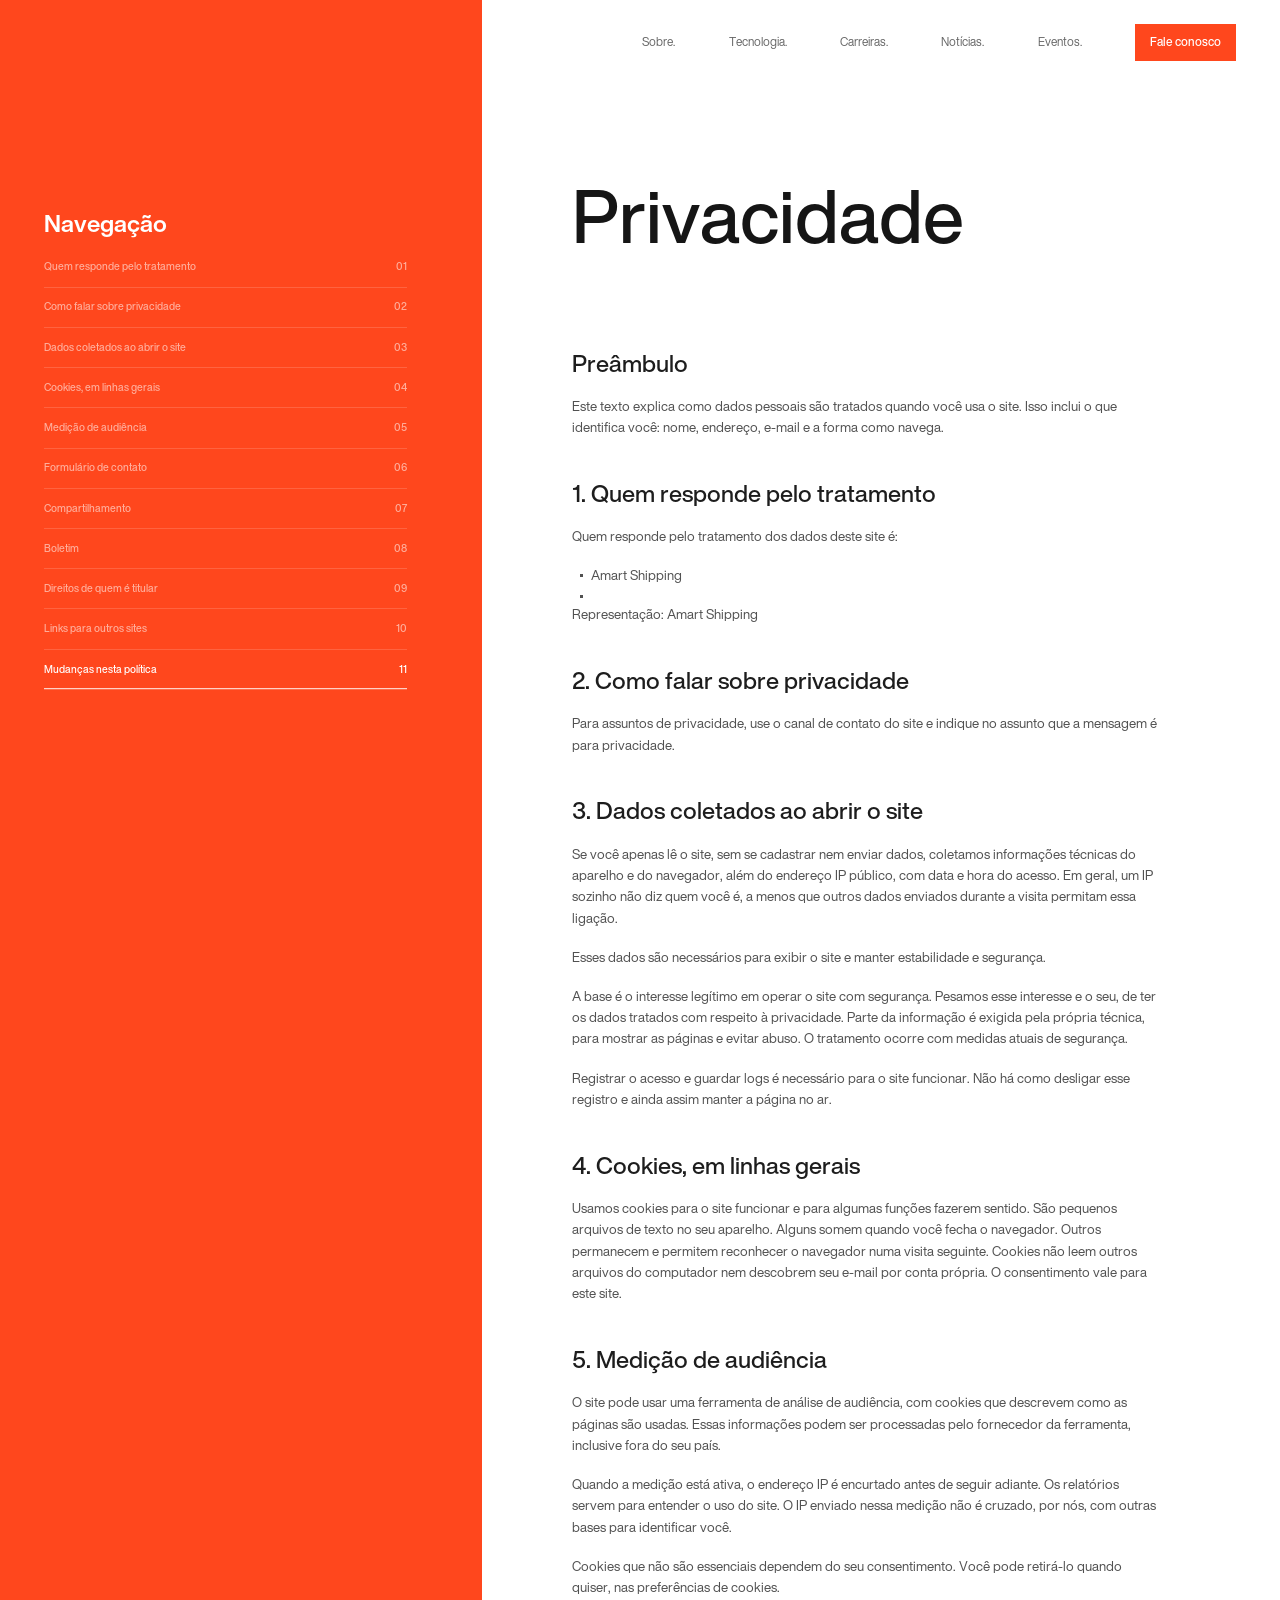
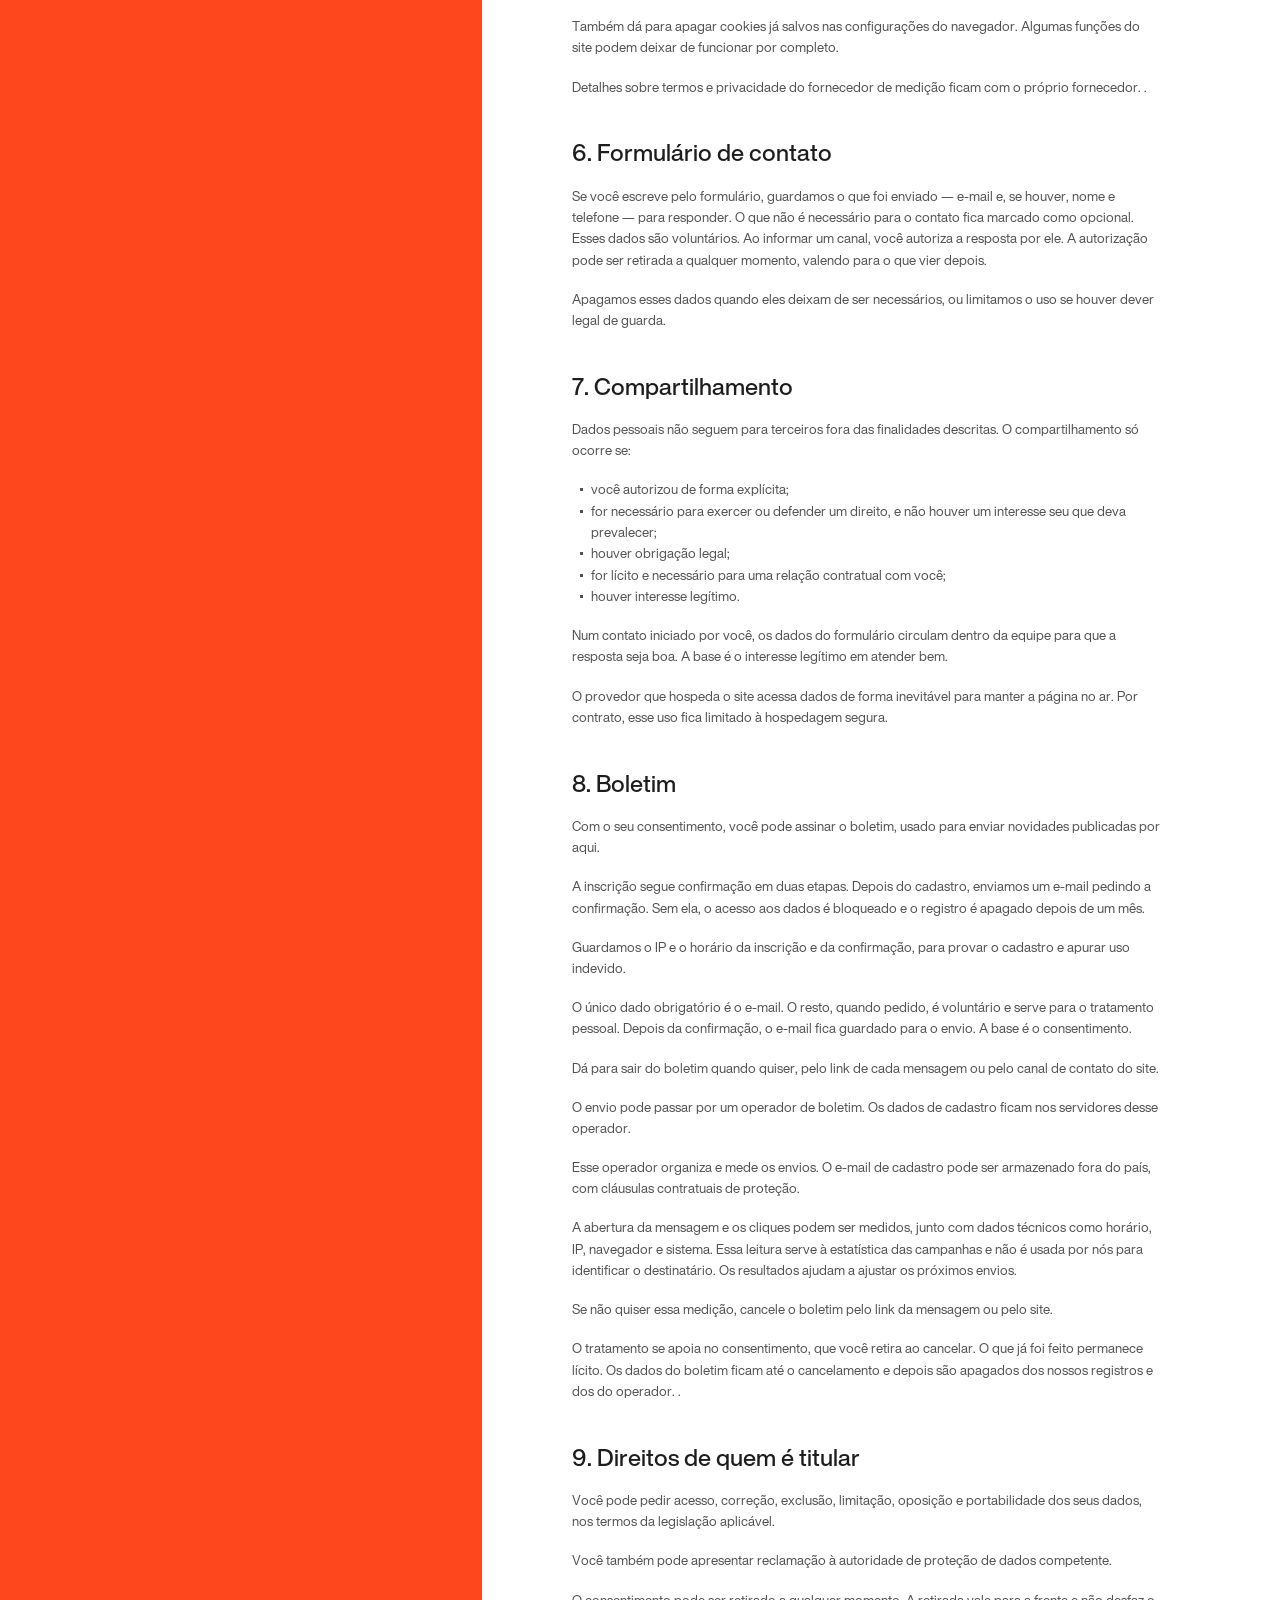
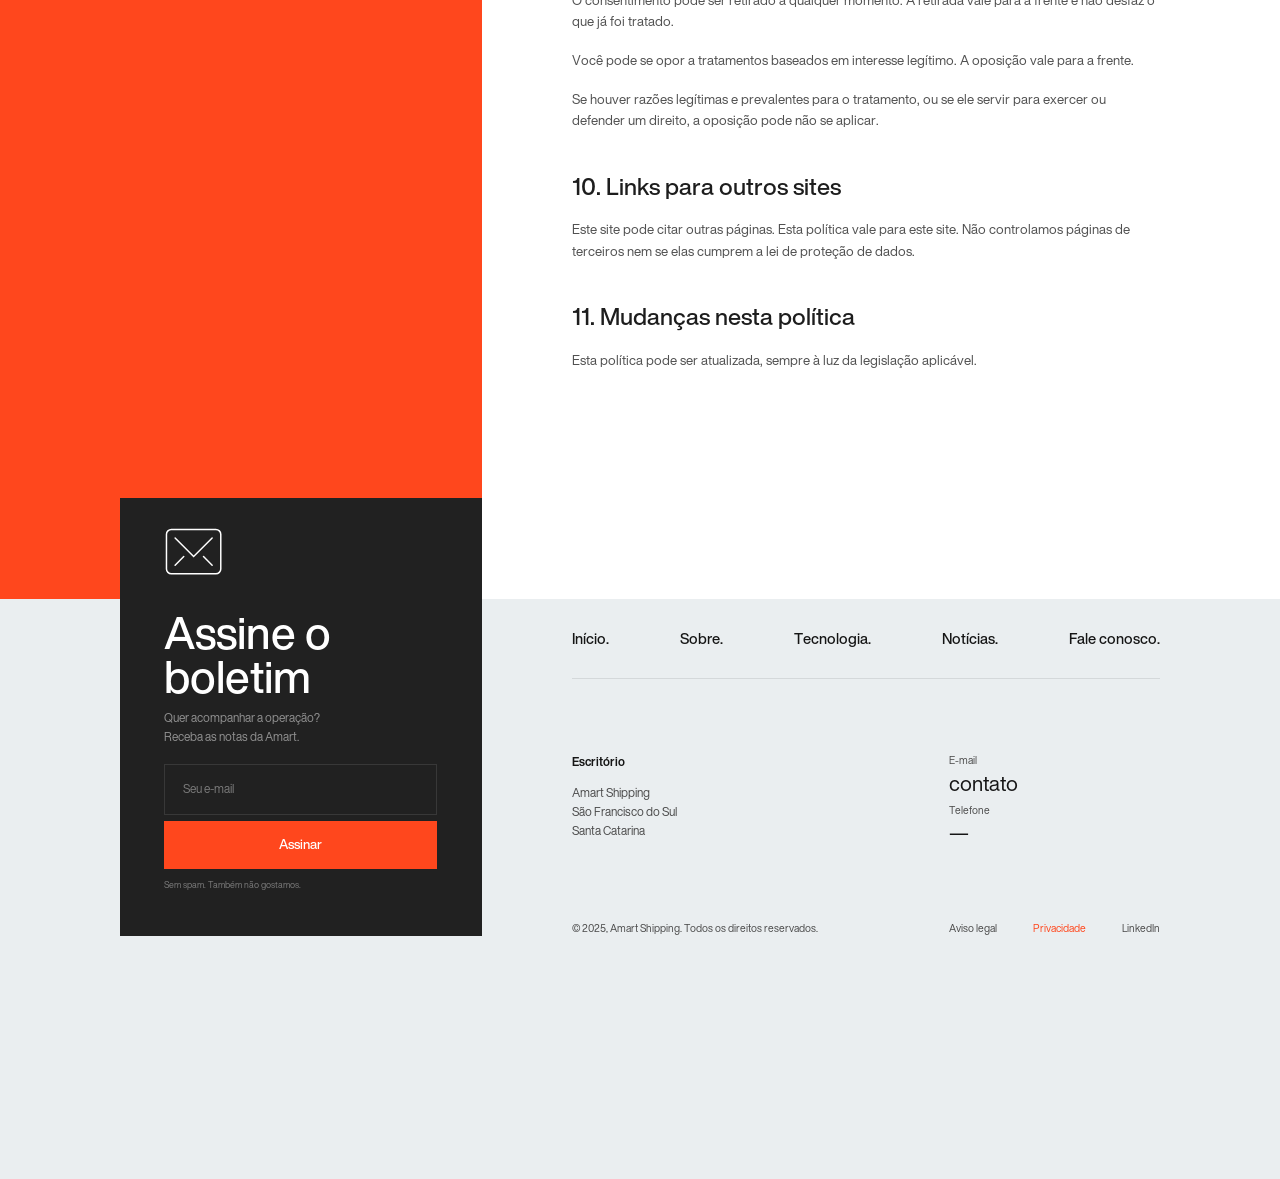
<file: privacy.html>
<!DOCTYPE html><html lang="pt-BR"><head><meta charset="utf-8"><meta name="viewport" content="width=device-width, initial-scale=1.0"><title>Privacidade</title><meta property="og:image" content=""><meta property="og:site_name" content="Amart Shipping"><link rel="icon" href="[data-uri]"><meta name="description" content="Operação marítima bem coordenada"><link rel="stylesheet" href="assets/css/index.78ddb5e8.css?v=8"><script src="assets/js/index.d13a8d90.js?v=8"></script></head><body> <div class="wrapper" data-barba="wrapper">  <div class="contact popup"> <div class="popup__overlay"></div> <div class="popup__main" data-lenis-prevent> <form action="#" class="popup__main-form"> <div class="popup__main-head"> <h3 class="h4 heading heading-f-lh popup__main-head-title"> Fale conosco </h3> <div class="popup__main-head-txt txt txt-18"> A escala pede coordenação. Se quiser entender como a Amart conduz a operação, fale com a gente. </div> </div> <div class="popup__main-contact"> <div class="popup__main-contact-label txt txt-18"> Ou prefere apenas dizer olá? </div> <a href="#" class="hover-un popup__main-contact-link txt txt-24"> contato </a> </div> <div class="popup__main-form-inner"> <div class="input-wrap"> <input type="text" class="input-field txt txt-18" name="name" placeholder="Seu nome" required> <div class="input-field-line"></div> </div> <div class="input-wrap"> <input type="email" class="input-field txt txt-18" name="email" placeholder="Seu e-mail" required> <div class="input-field-line"></div> </div> <div class="input-wrap textarea-wrap"> <textarea name="message" cols="30" rows="3" class="input-field txt txt-18" placeholder="Mensagem"></textarea> <div class="input-field-line"></div> </div> <input type="text" class="honey-input" name="blablabla"> </div> <div class="hidden popup__main-form-success"> <p class="popup__main-form-success-txt txt txt-24 txt-med"> Obrigado, <span data-form-name="#"></span> <br><br> Sua mensagem foi recebida. Retornaremos assim que ela chegar. Será um prazer seguir com você. <br><br> Atenciosamente, <br> Equipe Amart </p> </div> <button type="submit" class="arr-hover popup__main-submit"> <div class="popup__main-submit-inner popup__main-submit-inner-default"> <div class="h6 heading heading-bold popup__main-submit-inner-txt">Enviar mensagem</div> <div class="arr-wrap arr-wrap-32"> <div class="arr-ic-main icon icon-32"> <svg width="32" height="32" viewbox="0 0 32 32" fill="none" xmlns="http://www.w3.org/2000/svg"> <path fill-rule="evenodd" clip-rule="evenodd" d="M30.4401 3.68089L3.00001 31.121L0.878693 28.9997L28.3188 1.55957L30.4401 3.68089Z" fill="currentColor"></path> <path fill-rule="evenodd" clip-rule="evenodd" d="M4.5 1.5H30.5V27.5H27.5V4.5H4.5V1.5Z" fill="currentColor"></path> </svg> </div> <div class="arr-ic-clone icon icon-32"> <svg width="32" height="32" viewbox="0 0 32 32" fill="none" xmlns="http://www.w3.org/2000/svg"> <path fill-rule="evenodd" clip-rule="evenodd" d="M30.4401 3.68089L3.00001 31.121L0.878693 28.9997L28.3188 1.55957L30.4401 3.68089Z" fill="currentColor"></path> <path fill-rule="evenodd" clip-rule="evenodd" d="M4.5 1.5H30.5V27.5H27.5V4.5H4.5V1.5Z" fill="currentColor"></path> </svg> </div> </div> </div> <a href="#" class="popup__main-submit-inner popup__main-submit-inner-success" data-popup="close"> <div class="h6 heading heading-bold popup__main-submit-inner-txt">Fechar</div> <div class="icon icon-32"> <svg width="32" height="32" viewbox="0 0 32 32" fill="none" xmlns="http://www.w3.org/2000/svg"> <path fill-rule="evenodd" clip-rule="evenodd" d="M3.00005 0.736328L16.0001 13.7364L29.0001 0.736328L31.2629 2.99907L18.2628 15.9991L31.2629 28.9992L29.0001 31.2619L16.0001 18.2619L3.00005 31.2619L0.737305 28.9992L13.7373 15.9991L0.737305 2.99907L3.00005 0.736328Z" fill="currentColor"></path> </svg> </div> </a> <div class="popup__main-submit-aspect"></div> </button> </form> <a href="#" class="popup__close" data-popup="close"> <div class="icon icon-32"> <svg width="32" height="32" viewbox="0 0 32 32" fill="none" xmlns="http://www.w3.org/2000/svg"> <path d="M25.1924 6.80664L6.80762 25.1914M6.80762 6.80664L25.1924 25.1914" stroke="currentColor" stroke-width="1.5" stroke-linecap="round" stroke-linejoin="round"></path> </svg> </div> </a> </div> </div> <div class="download popup"> <div class="popup__overlay"></div> <div class="popup__main" data-lenis-prevent> <form action="#" class="popup__main-form"> <div class="popup__main-head"> <h3 class="h4 heading heading-f-lh popup__main-head-title"> Peça uma leitura da sua escala </h3> <div class="popup__main-head-txt txt txt-18"> Conte o navio, o porto e a janela. A Amart devolve uma leitura objetiva da escala, sem compromisso, para você decidir com mais segurança. </div> </div> <div class="popup__main-contact"> <div class="popup__main-contact-label txt txt-18"> Ou prefere apenas dizer olá? </div> <a href="#" class="hover-un popup__main-contact-link txt txt-24"> contato </a> </div> <div class="popup__main-form-inner"> <div class="input-wrap"> <input type="text" class="input-field txt txt-18" name="name" placeholder="Seu nome" required> <div class="input-field-line"></div> </div> <div class="input-wrap"> <input type="email" class="input-field txt txt-18" name="email" placeholder="Seu e-mail" required> <div class="input-field-line"></div> </div> <div class="input-wrap textarea-wrap"> <textarea name="message" cols="30" rows="3" class="input-field txt txt-18" placeholder="Rota e prazos"></textarea> <div class="input-field-line"></div> </div> <input type="text" class="honey-input" name="blablabla"> </div> <div class="hidden popup__main-form-success"> <p class="popup__main-form-success-txt txt txt-24 txt-med"> Obrigado, <span data-form-name="#"></span> <br><br> Sua mensagem foi recebida. Retornaremos assim que ela chegar. Será um prazer seguir com você. <br><br> Atenciosamente, <br> Equipe Amart </p> </div> <button type="submit" class="arr-hover popup__main-submit"> <div class="popup__main-submit-inner popup__main-submit-inner-default"> <div class="h6 heading heading-bold popup__main-submit-inner-txt">Enviar mensagem</div> <div class="arr-wrap arr-wrap-32"> <div class="arr-ic-main icon icon-32"> <svg width="32" height="32" viewbox="0 0 32 32" fill="none" xmlns="http://www.w3.org/2000/svg"> <path fill-rule="evenodd" clip-rule="evenodd" d="M30.4401 3.68089L3.00001 31.121L0.878693 28.9997L28.3188 1.55957L30.4401 3.68089Z" fill="currentColor"></path> <path fill-rule="evenodd" clip-rule="evenodd" d="M4.5 1.5H30.5V27.5H27.5V4.5H4.5V1.5Z" fill="currentColor"></path> </svg> </div> <div class="arr-ic-clone icon icon-32"> <svg width="32" height="32" viewbox="0 0 32 32" fill="none" xmlns="http://www.w3.org/2000/svg"> <path fill-rule="evenodd" clip-rule="evenodd" d="M30.4401 3.68089L3.00001 31.121L0.878693 28.9997L28.3188 1.55957L30.4401 3.68089Z" fill="currentColor"></path> <path fill-rule="evenodd" clip-rule="evenodd" d="M4.5 1.5H30.5V27.5H27.5V4.5H4.5V1.5Z" fill="currentColor"></path> </svg> </div> </div> </div> <a href="#" class="popup__main-submit-inner popup__main-submit-inner-success" data-popup="close"> <div class="h6 heading heading-bold popup__main-submit-inner-txt">Fechar</div> <div class="icon icon-32"> <svg width="32" height="32" viewbox="0 0 32 32" fill="none" xmlns="http://www.w3.org/2000/svg"> <path fill-rule="evenodd" clip-rule="evenodd" d="M3.00005 0.736328L16.0001 13.7364L29.0001 0.736328L31.2629 2.99907L18.2628 15.9991L31.2629 28.9992L29.0001 31.2619L16.0001 18.2619L3.00005 31.2619L0.737305 28.9992L13.7373 15.9991L0.737305 2.99907L3.00005 0.736328Z" fill="currentColor"></path> </svg> </div> </a> <div class="popup__main-submit-aspect"></div> </button> </form> <a href="#" class="popup__close" data-popup="close"> <div class="icon icon-32"> <svg width="32" height="32" viewbox="0 0 32 32" fill="none" xmlns="http://www.w3.org/2000/svg"> <path d="M25.1924 6.80664L6.80762 25.1914M6.80762 6.80664L25.1924 25.1914" stroke="currentColor" stroke-width="1.5" stroke-linecap="round" stroke-linejoin="round"></path> </svg> </div> </a> </div> </div> <div class="event popup"> <div class="popup__overlay"></div> <div class="popup__main" data-lenis-prevent> <a href="#" class="popup__close" data-popup="close"> <div class="icon icon-32"> <svg width="32" height="32" viewbox="0 0 32 32" fill="none" xmlns="http://www.w3.org/2000/svg"> <path d="M25.1924 6.80664L6.80762 25.1914M6.80762 6.80664L25.1924 25.1914" stroke="currentColor" stroke-width="1.5" stroke-linecap="round" stroke-linejoin="round"></path> </svg> </div> </a> <div class="popup__main-event"> <div class="popup__main-event-info"> <div class="img-wrap popup__main-event-info-img" style="--aspect:56%" data-popup-event="thumbnail"> <img src="assets/img/amart-operacao.jpg" alt="Equipe" class="img-abs img-fill" loading="lazy" width="488" height="442"> </div> <div class="h3 heading popup__main-event-title" data-popup-event="name">Nome do evento</div> <div class="popup__main-event-info-item" data-popup-event="date"> <div class="popup__main-event-info-label txt txt-14">Data:</div> <div class="popup__main-event-info-title txt txt-16 txt-med"></div> </div> <div class="popup__main-event-info-item" data-popup-event="full_location"> <div class="popup__main-event-info-label txt txt-14">Local:</div> <div class="popup__main-event-info-title txt txt-16 txt-med"></div> </div> <div class="popup__main-event-info-item" data-popup-event="members"> <div class="popup__main-event-info-label txt txt-14">Quem representa:</div> <div class="popup__main-event-info-title txt txt-16 txt-med"></div> </div> <div class="popup__main-event-info-item" data-popup-event="activities"> <div class="popup__main-event-info-label txt txt-14">Atividades:</div> <div class="popup__main-event-info-title txt txt-16 txt-med"></div> </div> <div class="popup__main-event-info-item"> <div class="popup__main-event-info-label txt txt-14">Agendar:</div> <a href="#" class="popup__main-event-info-title txt txt-16 txt-med">contato</a> </div> </div> <div class="popup__main-event-content"> <div class="h5 heading popup__main-event-title" data-popup-event="name">Nome do evento</div> <span class="p-line"></span> <div class="popup__main-event-richtext txt txt-16" data-popup-event="content"> Apresentação do evento </div> <a href="#" class="popup__main-event-link txt txt-16" data-popup-event="link">Leia mais</a> </div> </div> </div> </div> <div class="trans__wrapper"> <div class="trans__logo"> <img src="assets/logos/logo-icon.0188e3e5.svg" alt="" width="146" height="146"> </div> <div class="trans__inner"> <div class="trans__item"></div> <div class="trans__item"></div> <div class="trans__item"></div> <div class="trans__item"></div> <div class="trans__item"></div> <div class="trans__item"></div> </div> <div class="trans__home"> <div class="trans__home-inner"> <div class="container grid"> <div class="trans__count"> <div class="trans__count-number"> <div class="trans__count-value">00</div> <span class="trans__count-percent"> % </span> </div> <div class="trans__count-bar"> <div class="trans__count-bar-inner"></div> </div> </div> <h1 class="h1 heading home-hero__title"> Operação marítima bem coordenada </h1> <div class="home-hero__backer"> <div class="home-hero__backer-label txt txt-12"> Presença nas principais praças do Brasil: </div> <div class="home-hero__backer-inner"> <div class="home-hero__backer-item"> <img srcset="assets/logos/bayern-kapital.5e5a5f43.svg" alt="bayern-kapital" loading="lazy" width="57" height="25"> </div> <div class="home-hero__backer-item"> <img src="assets/logos/backer-sosv.09ab27a2.svg" alt="sosv" loading="lazy" width="50" height="22"> </div> <div class="home-hero__backer-item"> <img srcset="assets/logos/backer-lowercarbon.e4109ce5.svg" alt="lowercarbon" loading="lazy" width="172" height="25"> </div> <div class="home-hero__backer-item"> <img src="assets/logos/backer-fttf.07405581.svg" alt="fttf" loading="lazy" width="206" height="24"> </div> <div class="home-hero__backer-item"> <img src="assets/logos/future-planet-capital.2aa6641a.svg" alt="future-planet-capital" loading="lazy" width="31" height="25"> </div> <div class="home-hero__backer-item"> <img src="assets/logos/farvatn.b56e358d.svg" alt="farvatn" loading="lazy" width="98" height="25"> </div> </div> </div> </div> </div> </div> </div> <header class="header"> <div class="container"> <a href="index.html" class="header__logo"> <div class="header__logo-shape"> <svg class="header__logo-shape-top" width="29" height="31" viewbox="0 0 29 31" fill="currentColor" xmlns="http://www.w3.org/2000/svg"> <path d="M28.591 9.97462C28.591 8.03639 26.4306 5.01796 25.9633 4.4587C23.0751 1.58583 19.2446 0 15.1689 0C7.46963 0 1.08035 5.70745 0.0078125 13.108C1.43276 10.7331 3.2714 9.18554 5.32455 8.63395C8.72603 7.72229 12.6408 9.43069 16.9539 13.7055C16.9999 13.7515 17.0459 13.7975 17.0995 13.8434L17.2451 13.9966C18.4632 15.4982 20.2712 16.3562 22.2017 16.3562C25.7258 16.3562 28.591 13.491 28.591 9.97462Z"></path> </svg> <svg class="header__logo-shape-bottom" width="29" height="31" viewbox="0 0 29 31" fill="currentColor" xmlns="http://www.w3.org/2000/svg"> <path d="M24.0709 24.0874C20.248 24.2023 15.9962 22.356 12.6407 19.215C11.8822 23.6277 12.8475 26.9833 15.3833 28.5384C18.1412 30.2315 22.1556 29.5037 25.3809 26.7228C26.5913 25.6426 27.6102 24.3862 28.4223 22.9842C27.1353 23.666 25.672 24.0414 24.0709 24.0874Z"></path> <path d="M11.1927 17.6905C10.0053 16.3191 9.017 14.8099 8.26622 13.2088C7.64568 11.8834 7.31626 10.8875 7.26263 10.1367C7.23965 10.1367 7.209 10.1367 7.18602 10.1367C2.50515 10.1367 0.421355 16.0357 0.030644 17.2844C0.015322 17.3151 0.007661 17.3457 0 17.3764L0.145559 18.2727C1.5322 25.4204 7.85252 30.6299 15.1688 30.6299C15.3526 30.6299 15.5288 30.6222 15.7127 30.6146C15.2837 30.446 14.8777 30.2545 14.4793 30.0094C11.0625 27.9102 9.87503 23.4286 11.1927 17.6905Z"></path> </svg> </div> <div class="header__typo-1"> <svg class="header__logo-letter letter-c" width="18" height="32" viewbox="0 0 18 32" fill="currentColor" xmlns="http://www.w3.org/2000/svg"> <path d="M0 15.4841C0 14.2772 0.214508 13.0702 0.643524 11.8709C1.07254 10.6716 1.69308 9.60131 2.52047 8.65248C3.34019 7.71124 4.34379 6.93699 5.5389 6.34492C6.73402 5.75285 8.09002 5.44922 9.61456 5.44922C11.4226 5.44922 12.9701 5.85911 14.2495 6.67891C15.5288 7.4987 16.4788 8.5538 17.107 9.83662L15.9042 10.5198C15.5442 9.82144 15.1152 9.23696 14.6325 8.75875C14.1499 8.28813 13.6213 7.901 13.062 7.61256C12.5027 7.31652 11.9129 7.10398 11.3 6.97494C10.6871 6.8459 10.0895 6.77759 9.49964 6.77759C8.20493 6.77759 7.05578 7.03567 6.06751 7.55942C5.07924 8.07559 4.23653 8.75116 3.54704 9.58613C2.85755 10.4211 2.34426 11.3548 1.99186 12.4099C1.63945 13.4574 1.46325 14.5125 1.46325 15.5676C1.46325 16.7593 1.6701 17.8903 2.09145 18.9682C2.51281 20.0461 3.07972 20.9949 3.80752 21.8147C4.53531 22.6345 5.39334 23.2949 6.38161 23.7883C7.36988 24.2817 8.44242 24.5246 9.58391 24.5246C10.1968 24.5246 10.825 24.4487 11.4685 24.2968C12.1197 24.145 12.7402 23.9097 13.3301 23.5909C13.92 23.2721 14.4716 22.8622 14.9926 22.3612C15.5059 21.8602 15.9349 21.2682 16.2796 20.5926L17.536 21.1847C17.1913 21.9437 16.724 22.6117 16.1341 23.1962C15.5442 23.7807 14.8853 24.2741 14.1575 24.6688C13.4297 25.0635 12.6636 25.3595 11.8516 25.5645C11.0395 25.7618 10.2428 25.8605 9.46133 25.8605C8.06703 25.8605 6.79531 25.5569 5.64616 24.9496C4.48935 24.3424 3.49341 23.5605 2.65837 22.5814C1.81566 21.6097 1.16447 20.5015 0.697151 19.2642C0.237491 18.0345 0 16.7745 0 15.4841Z"></path> </svg> <svg class="header__logo-letter letter-a" width="16" height="32" viewbox="0 0 16 32" fill="currentColor" xmlns="http://www.w3.org/2000/svg"> <path d="M6.37014 25.9719C5.68065 25.9719 5.04478 25.8504 4.45489 25.6151C3.86499 25.3798 3.34404 25.061 2.89971 24.6511C2.44771 24.2412 2.10296 23.763 1.85781 23.2089C1.61266 22.6547 1.48242 22.0551 1.48242 21.4099C1.48242 20.7647 1.63564 20.1802 1.94208 19.6488C2.24852 19.1175 2.66987 18.662 3.2138 18.2749C3.75773 17.8878 4.40892 17.5842 5.17502 17.3716C5.94112 17.1515 6.77617 17.0452 7.69549 17.0452C8.4999 17.0452 9.3043 17.1136 10.1087 17.2578C10.9208 17.402 11.6486 17.5918 12.2997 17.8423V16.4C12.2997 15.0033 11.9014 13.8951 11.097 13.0677C10.2926 12.2479 9.21237 11.838 7.83339 11.838C7.1056 11.838 6.33949 11.9899 5.52743 12.2935C4.71536 12.5971 3.89563 13.0298 3.05292 13.5991L2.50899 12.6351C4.41658 11.3522 6.22458 10.707 7.94064 10.707C9.73332 10.707 11.1429 11.2232 12.1772 12.2479C13.2038 13.2803 13.7247 14.6997 13.7247 16.5139V23.7098C13.7247 24.1805 13.9315 24.4158 14.3529 24.4158V25.691C14.261 25.7062 14.1537 25.7214 14.0541 25.7365C13.9469 25.7441 13.8549 25.7517 13.786 25.7517C13.4029 25.7517 13.0965 25.6227 12.8743 25.3722C12.6445 25.1141 12.5143 24.8105 12.476 24.4537V23.224C11.7865 24.1121 10.9131 24.7953 9.84823 25.2659C8.76803 25.729 7.61122 25.9719 6.37014 25.9719ZM6.66125 24.8333C7.76444 24.8333 8.78335 24.6283 9.71033 24.2108C10.6373 23.7933 11.3421 23.2468 11.8401 22.5637C12.1465 22.1689 12.2997 21.7894 12.2997 21.4326V18.829C11.6103 18.5634 10.8978 18.366 10.1547 18.237C9.41156 18.1079 8.63779 18.0396 7.84105 18.0396C7.09793 18.0396 6.42377 18.1231 5.81089 18.2825C5.19801 18.4419 4.67706 18.662 4.24038 18.9505C3.8037 19.2313 3.46662 19.5805 3.22147 19.9828C2.98398 20.3927 2.8614 20.8406 2.8614 21.3264C2.8614 21.8198 2.95333 22.2828 3.14486 22.7155C3.33638 23.1481 3.60452 23.5201 3.94926 23.8313C4.29401 24.1425 4.70004 24.3854 5.16736 24.5676C5.62702 24.7498 6.12498 24.8333 6.66125 24.8333Z"></path> </svg> <svg class="header__logo-letter letter-r" width="10" height="32" viewbox="0 0 10 32" fill="currentColor" xmlns="http://www.w3.org/2000/svg"> <path d="M9.10897 12.2266C7.77595 12.2645 6.60382 12.6593 5.60789 13.4031C4.6043 14.147 3.90715 15.1718 3.50878 16.4774V25.6848H2.07617V10.9514H3.44749V14.5797C3.96078 13.5398 4.64261 12.6972 5.49298 12.0444C6.34335 11.3916 7.25501 11.0197 8.22795 10.921C8.41948 10.9058 8.58802 10.8906 8.74124 10.8906C8.89446 10.8906 9.01704 10.8906 9.11663 10.8906V12.2266H9.10897Z"></path> </svg> <svg class="header__logo-letter letter-g" width="16" height="32" viewbox="0 0 16 32" fill="currentColor" xmlns="http://www.w3.org/2000/svg"> <path d="M7.08358 25.9107C6.057 25.9107 5.10704 25.6982 4.249 25.2731C3.39097 24.848 2.64786 24.2787 2.03498 23.5728C1.41444 22.8668 0.931792 22.0546 0.579386 21.1513C0.22698 20.2481 0.0507812 19.3068 0.0507812 18.3428C0.0507812 17.3408 0.219324 16.3768 0.548747 15.4508C0.885831 14.5247 1.35315 13.7049 1.96603 12.999C2.57891 12.293 3.30671 11.7313 4.15708 11.3138C5.00745 10.8964 5.94209 10.6914 6.97632 10.6914C8.27103 10.6914 9.40486 11.0254 10.3625 11.701C11.3278 12.3689 12.1398 13.1887 12.8063 14.1528V10.9495H14.124V25.9714C14.124 26.9734 13.9325 27.8539 13.5495 28.6054C13.1664 29.3644 12.6608 29.9869 12.0173 30.4879C11.3814 30.9888 10.6383 31.3684 9.78791 31.6189C8.93754 31.877 8.04886 31.9984 7.11422 31.9984C6.25619 31.9984 5.48243 31.9149 4.8006 31.7555C4.11111 31.5961 3.50589 31.3684 2.98494 31.0723C2.464 30.7763 1.99667 30.4195 1.58298 29.9945C1.16929 29.5694 0.81688 29.0988 0.51044 28.5902L1.48338 27.9374C2.07328 28.9394 2.87769 29.6681 3.88894 30.1311C4.90019 30.5941 5.98039 30.8219 7.12188 30.8219C7.88798 30.8219 8.60811 30.7156 9.28228 30.5106C9.95645 30.3057 10.5463 29.9945 11.052 29.5922C11.5576 29.1823 11.956 28.6813 12.2548 28.074C12.5535 27.4668 12.6991 26.7608 12.6991 25.9486V22.715C12.0862 23.679 11.2818 24.4457 10.2705 25.0226C9.25164 25.6222 8.19442 25.9107 7.08358 25.9107ZM7.42832 24.6962C8.05652 24.6962 8.6694 24.5747 9.27462 24.3394C9.87218 24.1041 10.4161 23.7929 10.9064 23.421C11.3891 23.0414 11.7951 22.6163 12.1092 22.1457C12.4233 21.6751 12.6225 21.2045 12.6991 20.7263V15.8834C12.4693 15.3141 12.1628 14.7904 11.7874 14.3122C11.4044 13.8339 10.9754 13.4165 10.4851 13.0825C10.0024 12.7409 9.47381 12.4752 8.91456 12.2779C8.3553 12.0805 7.78839 11.9818 7.21381 11.9818C6.31748 11.9818 5.51307 12.1716 4.80826 12.5511C4.10345 12.9307 3.50589 13.424 3.02325 14.0237C2.5406 14.631 2.16522 15.3141 1.90474 16.0808C1.64427 16.8474 1.52169 17.6141 1.52169 18.3883C1.52169 19.2385 1.67491 20.0431 1.98135 20.7946C2.28779 21.5536 2.70914 22.2216 3.23775 22.8061C3.77402 23.3906 4.40222 23.8536 5.12236 24.1952C5.83483 24.5216 6.60859 24.6962 7.42832 24.6962Z"></path> </svg> <svg class="header__logo-letter letter-o" width="18" height="32" viewbox="0 0 18 32" fill="currentColor" xmlns="http://www.w3.org/2000/svg"> <path d="M8.81911 25.9719C7.76955 25.9719 6.80427 25.7669 5.9156 25.3646C5.02692 24.9547 4.26081 24.4082 3.60963 23.7098C2.95844 23.0115 2.45282 22.1993 2.09275 21.2732C1.73269 20.3472 1.54883 19.3756 1.54883 18.3508C1.54883 17.3109 1.73269 16.3317 2.10808 15.4057C2.48347 14.4796 2.98909 13.6674 3.64028 12.969C4.29146 12.2707 5.05756 11.7166 5.94623 11.3143C6.83491 10.912 7.79254 10.707 8.81911 10.707C9.84568 10.707 10.8033 10.912 11.6767 11.3143C12.55 11.7242 13.3238 12.2707 13.9826 12.969C14.6415 13.6674 15.1548 14.4796 15.5302 15.4057C15.9055 16.3317 16.0894 17.3109 16.0894 18.3508C16.0894 19.368 15.9055 20.3472 15.5302 21.2732C15.1548 22.1993 14.6491 23.0115 13.998 23.7098C13.3468 24.4082 12.5807 24.9623 11.692 25.3646C10.811 25.7669 9.85334 25.9719 8.81911 25.9719ZM2.98909 18.404C2.98909 19.2769 3.14231 20.0891 3.44875 20.8558C3.75519 21.6224 4.16888 22.2904 4.68983 22.8521C5.21078 23.4214 5.83132 23.8692 6.53613 24.1956C7.24095 24.5296 7.99172 24.689 8.79613 24.689C9.60053 24.689 10.3513 24.522 11.0561 24.1956C11.7609 23.8692 12.3815 23.4062 12.9177 22.8217C13.454 22.2373 13.8677 21.5617 14.1742 20.795C14.4806 20.0284 14.6338 19.201 14.6338 18.3129C14.6338 17.4475 14.4806 16.6278 14.1742 15.8611C13.8677 15.0944 13.4464 14.4265 12.9177 13.8496C12.3815 13.2727 11.7686 12.8172 11.0714 12.4757C10.3743 12.1341 9.62352 11.9671 8.82678 11.9671C8.02237 11.9671 7.27159 12.1341 6.56677 12.4757C5.86196 12.8172 5.24909 13.2803 4.72048 13.8647C4.19953 14.4492 3.77818 15.1324 3.46408 15.9218C3.14232 16.7037 2.98909 17.531 2.98909 18.404Z"></path> </svg> </div> <div class="header__typo-2"> <svg class="header__logo-letter letter-k" width="19" height="32" viewbox="0 0 19 32" fill="currentColor" xmlns="http://www.w3.org/2000/svg"> <path d="M1.57422 25.6834V5.59091H4.77651V15.937L14.3298 5.56055H17.8768L9.87108 14.4568L18.3365 25.6834H14.7588L7.89454 16.4152L4.77651 19.6185V25.6834H1.57422Z"></path> </svg> <svg class="header__logo-letter letter-i" width="5" height="32" viewbox="0 0 5 32" fill="currentColor" xmlns="http://www.w3.org/2000/svg"> <path d="M1.05371 8.43098V5H4.20238V8.43098H1.05371ZM1.05371 10.8676H4.20238V25.6922H1.05371V10.8676Z"></path> </svg> <svg class="header__logo-letter letter-t" width="12" height="32" viewbox="0 0 12 32" fill="currentColor" xmlns="http://www.w3.org/2000/svg"> <path d="M11.2979 24.9253C10.8995 25.115 10.3479 25.3276 9.63543 25.5629C8.93062 25.7982 8.17984 25.9196 7.37543 25.9196C6.87747 25.9196 6.41014 25.8513 5.97347 25.7223C5.53679 25.5932 5.14608 25.3959 4.81666 25.1302C4.47957 24.8645 4.2191 24.523 4.02757 24.0979C3.83605 23.6728 3.74411 23.1566 3.74411 22.557V13.2736H1.76758V10.8673H3.74411V5.99414H6.89279V10.8673H10.1564V13.2736H6.89279V21.5474C6.93109 22.0788 7.09964 22.4583 7.39076 22.6936C7.68954 22.9289 8.04961 23.0504 8.49395 23.0504C8.93062 23.0504 9.35198 22.9745 9.75035 22.8226C10.1487 22.6708 10.4475 22.5494 10.639 22.4507L11.2979 24.9253Z"></path> </svg> <svg class="header__logo-letter letter-e" width="16" height="32" viewbox="0 0 16 32" fill="currentColor" xmlns="http://www.w3.org/2000/svg"> <path d="M7.87906 25.9733C6.71459 25.9733 5.65737 25.7684 4.70741 25.3661C3.75744 24.9562 2.93771 24.4096 2.26355 23.7113C1.58938 23.013 1.06077 22.2008 0.693039 21.2747C0.31765 20.3486 0.133789 19.3694 0.133789 18.3295C0.133789 17.2896 0.31765 16.3028 0.693039 15.3692C1.06843 14.4355 1.58938 13.6081 2.26355 12.9022C2.93771 12.1963 3.75744 11.6346 4.70741 11.2323C5.65737 10.8224 6.7299 10.625 7.9097 10.625C9.07417 10.625 10.1237 10.8299 11.0737 11.2474C12.016 11.6649 12.8204 12.219 13.4869 12.9022C14.1534 13.593 14.6667 14.3976 15.0191 15.3084C15.3715 16.2269 15.5477 17.1833 15.5477 18.1853C15.5477 18.413 15.5401 18.6256 15.5171 18.8229C15.4941 19.0203 15.4788 19.1873 15.4558 19.3163H3.47398C3.52761 19.9767 3.68849 20.5764 3.94896 21.1001C4.20944 21.6239 4.53886 22.0869 4.95255 22.474C5.35859 22.8612 5.82591 23.1572 6.35452 23.3697C6.87546 23.5747 7.42705 23.6809 8.00163 23.6809C8.42298 23.6809 8.83668 23.6278 9.24272 23.5215C9.65641 23.4153 10.0318 23.2635 10.3689 23.0661C10.7136 22.8687 11.0201 22.6258 11.2882 22.345C11.5563 22.0641 11.7632 21.7529 11.9164 21.4113L14.6054 22.178C14.0921 23.2938 13.2341 24.2047 12.0466 24.9106C10.8439 25.6166 9.45722 25.9733 7.87906 25.9733ZM12.422 17.1606C12.3684 16.5381 12.2075 15.9612 11.947 15.4299C11.6866 14.8985 11.3571 14.4507 10.9588 14.0863C10.5604 13.7144 10.0931 13.4335 9.55681 13.221C9.02054 13.0161 8.46129 12.9098 7.87139 12.9098C7.28149 12.9098 6.72225 13.0161 6.2013 13.221C5.68035 13.426 5.21303 13.7144 4.81466 14.0863C4.41629 14.4583 4.08686 14.9061 3.84171 15.4299C3.59656 15.9612 3.44333 16.5381 3.38205 17.1606H12.422Z"></path> </svg> </div> </a> <div class="header__links"> <div class="header__links-inner"> <a href="index.html" class="header__link txt txt-16" data-link="home">Início.</a> <a class='header__link txt txt-16' data-link='about' href='about.html'>Sobre.</a> <a class='header__link txt txt-16' data-link='tech' href='tech.html'>Tecnologia.</a> <a class='header__link txt txt-16' data-link='job' href='about.html#job'>Carreiras.</a> <a class='header__link txt txt-16' data-link='news' href='news.html'>Notícias.</a> <a class='header__link txt txt-16' data-link='event' href='about.html#event'>Eventos.</a> </div> <div class="header__links-toggle"> <span class="header__links-toggle-icon header__links-toggle-icon-1"></span> <span class="header__links-toggle-icon header__links-toggle-icon-2"></span> <span class="header__links-toggle-icon header__links-toggle-icon-3"></span> </div> </div> <div class="header_act"> <a href="#" class="btn btn-pri header__btn" data-popup="contact"> <div class="txt txt-16 txt-med"> Fale conosco </div> </a> </div> <a href="#" class="header__toggle"> <span class="header__toggle-icon header__toggle-icon-1"></span> <span class="header__toggle-icon header__toggle-icon-2"></span> <span class="header__toggle-icon header__toggle-icon-3"></span> </a> <nav class="header__nav" data-lenis-prevent> <ul> <li class="header__nav-item"><a href="index.html" data-link="home" class="header__nav-link txt txt-16 txt-med">Início.</a></li> <li class="header__nav-item"><a class='header__nav-link txt txt-16 txt-med' data-link='about' href='about.html'>Sobre.</a></li> <li class="header__nav-item"><a class='header__nav-link txt txt-16 txt-med' data-link='tech' href='tech.html'>Tecnologia.</a></li> <li class="header__nav-item"><a class='header__nav-link txt txt-16 txt-med' data-link='job' href='about.html#job'>Carreiras.</a></li> <li class="header__nav-item"><a class='header__nav-link txt txt-16 txt-med' data-link='news' href='news.html'>Notícias.</a></li> <li class="header__nav-item"><a class='header__nav-link txt txt-16 txt-med' data-link='event' href='about.html#event'>Eventos.</a></li> <li class="header__nav-item"> <a href="#" class="h6 header__nav-cta heading" data-popup="contact"> Fale conosco <div class="arr-ic-main icon"> <svg width="32" height="32" viewbox="0 0 32 32" fill="none" xmlns="http://www.w3.org/2000/svg"> <path fill-rule="evenodd" clip-rule="evenodd" d="M30.4401 3.68089L3.00001 31.121L0.878693 28.9997L28.3188 1.55957L30.4401 3.68089Z" fill="white"></path> <path fill-rule="evenodd" clip-rule="evenodd" d="M4.5 1.5H30.5V27.5H27.5V4.5H4.5V1.5Z" fill="white"></path> </svg> </div> </a></li> </ul> </nav> </div> </header> <div class="main" data-barba="container" data-barba-namespace="privacy" data-namespace="privacy"> <section class="priv-hero"> <div class="container grid"> <div class="priv-hero__nav" data-logo-main="mix"> <div class="priv-hero__nav-inner"> <div class="h6 heading heading-bold priv-hero__nav-label"> Navegação </div> <div class="priv-hero__nav-toc" data-lenis-prevent> <a href="#" class="priv-hero__nav-toc-item" data-toc="item"> <div class="priv-hero__nav-toc-item-txt txt txt-14 txt-med" data-toc="title"> Índice </div> <div class="priv-hero__nav-toc-item-num txt txt-14 txt-med" data-toc="number"> 01 </div> <div class="priv-hero__nav-toc-item-line"></div> </a> </div> </div> </div> <div class="priv-hero__content"> <h1 class="h1 heading priv-hero__title"> Privacidade </h1> <div class="priv-hero__main"> <div class="priv-hero__main-richtext"> <h3 class="h6 heading"> Preâmbulo </h3> <p class="txt txt-18"> Este texto explica como dados pessoais são tratados quando você usa o site. Isso inclui o que identifica você: nome, endereço, e-mail e a forma como navega. </p> <h2 class="h6 heading"> 1. Quem responde pelo tratamento </h2> <p class="txt txt-18"> Quem responde pelo tratamento dos dados deste site é: </p> <ul> <li class="txt txt-18"> Amart Shipping </li> <li class="txt txt-18">  </li> <li class="txt txt-18">  </li> </ul> <p class="txt txt-18"> Representação: Amart Shipping </p> <h2 class="h6 heading"> 2. Como falar sobre privacidade </h2> <p class="txt txt-18"> Para assuntos de privacidade, use o canal de contato do site e indique no assunto que a mensagem é para privacidade. </p> <h2 class="h6 heading"> 3. Dados coletados ao abrir o site </h2> <p class="txt txt-18"> Se você apenas lê o site, sem se cadastrar nem enviar dados, coletamos informações técnicas do aparelho e do navegador, além do endereço IP público, com data e hora do acesso. Em geral, um IP sozinho não diz quem você é, a menos que outros dados enviados durante a visita permitam essa ligação. </p> <p class="txt txt-18"> Esses dados são necessários para exibir o site e manter estabilidade e segurança. </p> <p class="txt txt-18"> A base é o interesse legítimo em operar o site com segurança. Pesamos esse interesse e o seu, de ter os dados tratados com respeito à privacidade. Parte da informação é exigida pela própria técnica, para mostrar as páginas e evitar abuso. O tratamento ocorre com medidas atuais de segurança. </p> <p class="txt txt-18"> Registrar o acesso e guardar logs é necessário para o site funcionar. Não há como desligar esse registro e ainda assim manter a página no ar. </p> <h2 class="h6 heading"> 4. Cookies, em linhas gerais </h2> <p class="txt txt-18"> Usamos cookies para o site funcionar e para algumas funções fazerem sentido. São pequenos arquivos de texto no seu aparelho. Alguns somem quando você fecha o navegador. Outros permanecem e permitem reconhecer o navegador numa visita seguinte. Cookies não leem outros arquivos do computador nem descobrem seu e-mail por conta própria. O consentimento vale para este site. </p> <h2 class="h6 heading"> 5. Medição de audiência </h2> <p class="txt txt-18"> O site pode usar uma ferramenta de análise de audiência, com cookies que descrevem como as páginas são usadas. Essas informações podem ser processadas pelo fornecedor da ferramenta, inclusive fora do seu país. </p> <p class="txt txt-18"> Quando a medição está ativa, o endereço IP é encurtado antes de seguir adiante. Os relatórios servem para entender o uso do site. O IP enviado nessa medição não é cruzado, por nós, com outras bases para identificar você. </p> <p class="txt txt-18"> Cookies que não são essenciais dependem do seu consentimento. Você pode retirá-lo quando quiser, nas preferências de cookies. </p> <p class="txt txt-18"> Também dá para apagar cookies já salvos nas configurações do navegador. Algumas funções do site podem deixar de funcionar por completo. </p> <p class="txt txt-18"> Detalhes sobre termos e privacidade do fornecedor de medição ficam com o próprio fornecedor. . </p> <h2 class="h6 heading"> 6. Formulário de contato </h2> <p class="txt txt-18"> Se você escreve pelo formulário, guardamos o que foi enviado — e-mail e, se houver, nome e telefone — para responder. O que não é necessário para o contato fica marcado como opcional. Esses dados são voluntários. Ao informar um canal, você autoriza a resposta por ele. A autorização pode ser retirada a qualquer momento, valendo para o que vier depois. </p> <p class="txt txt-18"> Apagamos esses dados quando eles deixam de ser necessários, ou limitamos o uso se houver dever legal de guarda. </p> <h2 class="h6 heading"> 7. Compartilhamento </h2> <p class="txt txt-18"> Dados pessoais não seguem para terceiros fora das finalidades descritas. O compartilhamento só ocorre se: </p> <ul> <li class="txt txt-18"> você autorizou de forma explícita; </li> <li class="txt txt-18"> for necessário para exercer ou defender um direito, e não houver um interesse seu que deva prevalecer; </li> <li class="txt txt-18"> houver obrigação legal; </li> <li class="txt txt-18"> for lícito e necessário para uma relação contratual com você; </li> <li class="txt txt-18"> houver interesse legítimo. </li> </ul> <p class="txt txt-18"> Num contato iniciado por você, os dados do formulário circulam dentro da equipe para que a resposta seja boa. A base é o interesse legítimo em atender bem. </p> <p class="txt txt-18"> O provedor que hospeda o site acessa dados de forma inevitável para manter a página no ar. Por contrato, esse uso fica limitado à hospedagem segura. </p> <h2 class="h6 heading"> 8. Boletim </h2> <p class="txt txt-18"> Com o seu consentimento, você pode assinar o boletim, usado para enviar novidades publicadas por aqui. </p> <p class="txt txt-18"> A inscrição segue confirmação em duas etapas. Depois do cadastro, enviamos um e-mail pedindo a confirmação. Sem ela, o acesso aos dados é bloqueado e o registro é apagado depois de um mês. </p> <p class="txt txt-18"> Guardamos o IP e o horário da inscrição e da confirmação, para provar o cadastro e apurar uso indevido. </p> <p class="txt txt-18"> O único dado obrigatório é o e-mail. O resto, quando pedido, é voluntário e serve para o tratamento pessoal. Depois da confirmação, o e-mail fica guardado para o envio. A base é o consentimento. </p> <p class="txt txt-18"> Dá para sair do boletim quando quiser, pelo link de cada mensagem ou pelo canal de contato do site. </p> <p class="txt txt-18"> O envio pode passar por um operador de boletim. Os dados de cadastro ficam nos servidores desse operador. </p> <p class="txt txt-18"> Esse operador organiza e mede os envios. O e-mail de cadastro pode ser armazenado fora do país, com cláusulas contratuais de proteção. </p> <p class="txt txt-18"> A abertura da mensagem e os cliques podem ser medidos, junto com dados técnicos como horário, IP, navegador e sistema. Essa leitura serve à estatística das campanhas e não é usada por nós para identificar o destinatário. Os resultados ajudam a ajustar os próximos envios. </p> <p class="txt txt-18"> Se não quiser essa medição, cancele o boletim pelo link da mensagem ou pelo site. </p> <p class="txt txt-18"> O tratamento se apoia no consentimento, que você retira ao cancelar. O que já foi feito permanece lícito. Os dados do boletim ficam até o cancelamento e depois são apagados dos nossos registros e dos do operador. . </p> <h2 class="h6 heading"> 9. Direitos de quem é titular </h2> <p class="txt txt-18"> Você pode pedir acesso, correção, exclusão, limitação, oposição e portabilidade dos seus dados, nos termos da legislação aplicável. </p> <p class="txt txt-18"> Você também pode apresentar reclamação à autoridade de proteção de dados competente. </p> <p class="txt txt-18"> O consentimento pode ser retirado a qualquer momento. A retirada vale para a frente e não desfaz o que já foi tratado. </p> <p class="txt txt-18"> Você pode se opor a tratamentos baseados em interesse legítimo. A oposição vale para a frente. </p> <p class="txt txt-18"> Se houver razões legítimas e prevalentes para o tratamento, ou se ele servir para exercer ou defender um direito, a oposição pode não se aplicar. </p> <h2 class="h6 heading"> 10. Links para outros sites </h2> <p class="txt txt-18"> Este site pode citar outras páginas. Esta política vale para este site. Não controlamos páginas de terceiros nem se elas cumprem a lei de proteção de dados. </p> <h2 class="h6 heading"> 11. Mudanças nesta política </h2> <p class="txt txt-18"> Esta política pode ser atualizada, sempre à luz da legislação aplicável. </p> </div> </div> </div> </div> </section> </div> <footer class="footer"> <div class="footer__inner"> <div class="container grid"> <div class="footer__form-wrap" data-logo-main="mix-mb"> <div class="footer__form-icon icon icon-80"> <svg width="80" height="80" viewbox="0 0 80 80" fill="none" xmlns="http://www.w3.org/2000/svg"> <path d="M65 21.667L40 46.667L15 21.667" stroke="white" stroke-width="2" stroke-miterlimit="10" stroke-linecap="round"></path> <path d="M70 10H9.99998C6.31808 10 3.33331 12.9848 3.33331 16.6667V63.3333C3.33331 67.0152 6.31808 70 9.99998 70H70C73.6819 70 76.6666 67.0152 76.6666 63.3333V16.6667C76.6666 12.9848 73.6819 10 70 10Z" stroke="white" stroke-width="2" stroke-miterlimit="10" stroke-linecap="square"></path> <path d="M26.6667 46.667L15 58.3337" stroke="white" stroke-width="2" stroke-miterlimit="10" stroke-linecap="round"></path> <path d="M53.3333 46.667L65 58.3337" stroke="white" stroke-width="2" stroke-miterlimit="10" stroke-linecap="round"></path> </svg> </div> <div class="footer__form-title h4 heading heading-f-lh"> Assine o boletim </div> <div class="footer__form-sub txt txt-16"> Quer acompanhar a operação? <br>Receba as notas da Amart. </div> <form action="#" class="footer__form-main"> <div class="input-wrap"> <input type="email" name="email" class="input-field txt txt-16" placeholder="Seu e-mail" required> </div> <input type="text" class="honey-input" name="blablabla"> <button class="btn btn-lg btn-pri input-submit" type="submit"> <div class="input-submit-icon"> <div class="icon icon-20"> <svg width="20" height="20" viewbox="0 0 20 20" fill="none" xmlns="http://www.w3.org/2000/svg"> <path d="M4.59961 9.40169L8.39974 13.2018L16 5.60156" stroke="currentColor" stroke-width="1.5" stroke-miterlimit="10" stroke-linecap="round" stroke-linejoin="round"></path> </svg> </div> </div> <span class="input-submit-txt txt txt-18 txt-med"> Assinar </span> <span class="input-submit-txt-tail txt txt-18 txt-med"> </span> </button> </form> <div class="footer__form-caption txt txt-12"> Sem spam. Também não gostamos. </div> </div> <div class="footer__main"> <div class="footer__links"> <a href="index.html" class="footer__link txt txt-20 txt-med" data-link="home">Início.</a> <a class='footer__link tag-wrap txt txt-20 txt-med' data-link='about' href='about.html'> Sobre. <span class="tag-link"> vagas abertas </span> </a> <a class='footer__link txt txt-20 txt-med' data-link='tech' href='tech.html'>Tecnologia.</a> <a class='footer__link txt txt-20 txt-med' data-link='news' href='news.html'>Notícias.</a> <a href="#" data-popup="contact" class="footer__link txt txt-20 txt-med" data-link="contact">Fale conosco.</a> </div> <div class="footer__info footer__info-mid grid"> <div class="footer__info-addr grid">  <div class="footer__info-addr-grp"> <div class="footer__info-addr-label txt txt-16"> Escritório </div> <div class="footer__info-addr-txt txt txt-16"> Amart Shipping <br>São Francisco do Sul <br>Santa Catarina </div> </div> </div> <div class="footer__info-contact"> <div class="footer__info-contact-grp"> <div class="footer__info-contact-label txt txt-14"> E-mail </div> <a href="#" class="footer__info-contact-link txt txt-28"> contato </a> </div> <div class="footer__info-contact-grp"> <div class="footer__info-contact-label txt txt-14"> Telefone </div> <a href="#" class="footer__info-contact-link txt txt-28"> — </a> </div> </div> </div> <div class="footer__info grid"> <div class="footer__info-copy txt txt-14"> © 2025, Amart Shipping. Todos os direitos reservados. </div> <div class="footer__info-legal"> <a class='footer__info-legal-link txt txt-14' data-link='legal' href='legal.html'> Aviso legal </a> <a class='footer__info-legal-link txt txt-14' data-link='privacy' href='privacy.html'> Privacidade </a> <a href="#" class="footer__info-legal-link txt txt-14"> LinkedIn </a> </div> </div> </div> </div> </div> <a href="#" class="footer__marquee" data-popup="contact"> <div class="footer__marquee-wrap"> <div class="footer__marquee-item heading"> Se a escala pede método, vamos conversar. </div> <div class="footer__marquee-item heading"> Se a escala pede método, vamos conversar. </div> </div> <div class="footer__cursor"> <div class="arr-hover footer__cursor-main"> <div class="footer__cursor-txt txt-20 txt-bold"> Olá </div> <div class="arr-wrap arr-wrap-24"> <div class="arr-ic-main icon icon-24"> <svg width="24" height="24" viewbox="0 0 24 24" fill="none" xmlns="http://www.w3.org/2000/svg"> <path fill-rule="evenodd" clip-rule="evenodd" d="M22.8301 2.76091L2.25005 23.341L0.659058 21.75L21.2392 1.16992L22.8301 2.76091Z" fill="currentColor"></path> <path fill-rule="evenodd" clip-rule="evenodd" d="M3.375 1.125H22.875V20.625H20.625V3.375H3.375V1.125Z" fill="currentColor"></path> </svg> </div> <div class="arr-ic-clone icon icon-24"> <svg width="24" height="24" viewbox="0 0 24 24" fill="none" xmlns="http://www.w3.org/2000/svg"> <path fill-rule="evenodd" clip-rule="evenodd" d="M22.8301 2.76091L2.25005 23.341L0.659058 21.75L21.2392 1.16992L22.8301 2.76091Z" fill="currentColor"></path> <path fill-rule="evenodd" clip-rule="evenodd" d="M3.375 1.125H22.875V20.625H20.625V3.375H3.375V1.125Z" fill="currentColor"></path> </svg> </div> </div> </div> </div> </a> </footer> </div> <script src="assets/js/index.a05c254c.js" defer></script> </body></html>
</file>
<file: assets/css/index.78ddb5e8.css>
:root{--h1-fs:10rem;--h1-lh:1.2em;--h2-fs:8.4rem;--h2-lh:1.2em;--h3-fs:7.2rem;--h3-lh:1.2em;--h4-fs:6rem;--h4-lh:1.2em;--h5-fs:3.6rem;--h5-lh:1.2em;--h6-fs:3.2rem;--h6-lh:1.2em;--fs-12:1.2rem;--lh-12:1.6em;--fs-14:1.4rem;--lh-14:1.5em;--fs-16:1.6rem;--lh-16:1.6em;--fs-18:1.8rem;--lh-18:1.6em;--fs-20:2rem;--lh-20:1.3em;--fs-24:2.4rem;--lh-24:1.3em;--fs-28:2.8em;--lh-28:1.35em;--fs-36:3.6rem;--lh-36:1.2em}@media only screen and (max-width:991px){:root{--h1-fs:7.2rem;--h2-fs:5.2rem;--h3-fs:3.4rem;--h4-fs:2.6rem;--h4-lh:1.5em;--h6-fs:2rem;--h6-lh:1.4em;--fs-36:2.4rem;--lh-36:1.3em;--fs-24:2rem;--fs-20:1.8rem;--lh-20:1.6em;--fs-18:1.6rem}}@media only screen and (max-width:767px){:root{--h1-fs:6rem;--h2-fs:3.6rem;--h3-fs:3.2rem;--h4-fs:2.4rem;--h4-lh:1.2em;--fs-24:1.8rem;--fs-20:1.6rem}}@media only screen and (max-width:476px){:root{--h1-fs:3.6rem;--h3-fs:3.2rem}}*{box-sizing:border-box;margin:0;padding:0}html{scroll-behavior:unset;-webkit-font-smoothing:antialiased;-moz-osx-font-smoothing:grayscale;font-kerning:none;-webkit-text-rendering:optimizeSpeed;text-rendering:optimizespeed;color:#151515;font-family:HelveticaNowDisplay;font-size:.578704vw}@media only screen and (min-width:2160px){html{font-size:12.5px}}@media only screen and (max-width:991px){html{font-size:1vw}}@media only screen and (max-width:767px){html{font-size:1.3vw}}@media only screen and (max-width:476px){html{font-size:2.667vw}}a{color:inherit;text-decoration:none;display:inline-block}button,input,textarea{-webkit-appearance:none;appearance:none;border:none;outline:none;font-family:HelveticaNowDisplay}button{cursor:pointer}.lenis.lenis-smooth{scroll-behavior:auto}.honey-input{display:none!important}@media screen and (max-width:767px){html,body{width:100%;height:100%;margin:0;padding:0;overflow:hidden}body{overscroll-behavior-y:none;overscroll-behavior-x:none;position:fixed}.wrapper{-ms-scroll-chaining:none;overscroll-behavior:contain;width:100%;height:100%;position:absolute;top:0;left:0;overflow-x:hidden;overflow-y:scroll}#awwwards{transform-origin:100%;transform:translateY(-50%)scale(.4)!important}}.hover-un,.priv-hero__main-richtext a{--line-spacing:4rem;--line-width:100%;vertical-align:bottom;position:relative;overflow:hidden}.hover-un:before,.hover-un:after,.priv-hero__main-richtext a:before,.priv-hero__main-richtext a:after{content:"";width:var(--line-width);background-color:currentColor;height:1px;transition:transform .6s cubic-bezier(.66,0,.15,1);display:block;position:absolute;bottom:0}.hover-un:before,.priv-hero__main-richtext a:before{left:0}.hover-un:after,.priv-hero__main-richtext a:after{left:calc(-1*var(--line-spacing));transform:translate(-100%)}.hover-un:hover:before,.priv-hero__main-richtext a:hover:before{-webkit-transform:translateX(calc(100% + var(--line-spacing)));transform:translateX(calc(100% + var(--line-spacing)))}.hover-un:hover:after,.priv-hero__main-richtext a:hover:after{-webkit-transform:translateX(var(--line-spacing));transform:translateX(var(--line-spacing))}.tag-wrap{position:relative}.tag-link{color:#fff;text-wrap:nowrap;white-space:nowrap;background-color:#ff471d;border-radius:.2rem;margin-bottom:.05rem;margin-left:-1.7rem;padding:.5rem .6rem;font-size:1rem;font-weight:500;line-height:1em;display:none;position:absolute;bottom:100%;left:100%}.tag-link:after{content:"";-webkit-clip-path:polygon(0% 0%,100% 0,0% 100%);clip-path:polygon(0% 0%,100% 0,0% 100%);background-color:#ff471d;width:.8rem;height:.5rem;display:block;position:absolute;top:100%;left:.5rem}.tag-link.hidden{display:none}.arr-wrap{flex:none;width:100%;height:100%;position:relative;overflow:hidden}.arr-wrap-24{width:2.4rem;height:2.4rem}.arr-wrap-32{width:3.2rem;height:3.2rem}.arr-wrap .arr-ic-main{width:100%;height:100%;position:absolute;top:0%;bottom:auto;left:0%;right:auto}.arr-wrap .arr-ic-clone{width:100%;height:100%;position:absolute;top:0%;bottom:auto;left:0%;right:auto;transform:translate(-150%,150%)}.arr-hover:hover .arr-ic-main{transition:transform .6s cubic-bezier(.4,0,.1,1);transform:translate(150%,-150%)}.arr-hover:hover .arr-ic-clone{transition:transform .6s cubic-bezier(.4,0,.1,1);transform:translate(0)}.grid{column-gap:2rem;display:grid}.container{--grid-column:16;--container-padding:6rem;padding:0 var(--container-padding);width:100%;max-width:192rem;margin:0 auto}.container.fluid{max-width:none}.container.grid{grid-template-columns:repeat(var(--grid-column),1fr)}@media screen and (max-width:991px){.container{--grid-column:12;--container-padding:4rem}}@media screen and (max-width:767px){.container{--grid-column:2}}@media screen and (max-width:476px){.container{--container-padding:2rem}}.swiper,.swiper-wrapper,.swiper-slide{width:100%}.swiper-slide{height:auto}@font-face{font-family:HelveticaNowDisplay;src:url(../fonts/HelveticaNowDisplay.c3034e01.otf);font-display:swap}@font-face{font-family:HelveticaNowDisplay;font-weight:500;src:url(../fonts/HelveticaNowDisplayMedium.947709e3.otf);font-display:swap}@font-face{font-family:HelveticaNowDisplay;font-weight:700;src:url(../fonts/HelveticaNowDisplayBold.966dafea.otf);font-display:swap}.txt{font-family:HelveticaNowDisplay}.txt-12{font-size:var(--fs-12);line-height:var(--lh-12)}.txt-14{font-size:var(--fs-14);line-height:var(--lh-14)}.txt-16{font-size:var(--fs-16);line-height:var(--lh-16)}.txt-18{font-size:var(--fs-18);line-height:var(--lh-18)}.txt-20{font-size:var(--fs-20);line-height:var(--lh-20)}.txt-24{font-size:var(--fs-24);line-height:var(--lh-24)}.txt-28{font-size:var(--fs-28);line-height:var(--lh-28)}.txt-36{font-size:var(--fs-36);line-height:var(--lh-36)}.txt-med{font-weight:500}.txt-bold{font-weight:700}.txt-hl,.txt-link{color:#ff471d}.txt-subscript{vertical-align:sub}h1,.h1{font-size:var(--h1-fs);line-height:var(--h1-lh)}h2,.h2{font-size:var(--h2-fs);line-height:var(--h2-lh)}h3,.h3{font-size:var(--h3-fs);line-height:var(--h3-lh)}h4,.h4{font-size:var(--h4-fs);line-height:var(--h4-lh)}h5,.h5{font-size:var(--h5-fs);line-height:var(--h5-lh)}h6,.h6{font-size:var(--h6-fs);line-height:var(--h6-lh)}.icon{justify-content:center;align-items:center;display:flex}.icon svg{width:100%;height:auto}.icon-12{width:1.2rem;height:1.2rem}.icon-20{width:2rem;height:2rem}.icon-24{width:2.4rem;height:2.4rem}.icon-32{width:3.2rem;height:3.2rem}.icon-80{width:8rem;height:8rem}.icon-48{width:4.8rem;height:4.8rem}.icon-100{width:10rem;height:10rem}.btn{text-align:center;color:#fff;-webkit-backface-visibility:hidden;z-index:1;background-color:#ff471d;justify-content:center;align-items:center;padding:1.6rem 2rem;transition:background-color .4s,color .4s;display:flex;position:relative;overflow:hidden}.btn:before,.btn:after{content:"";z-index:-1;-o-transition:transform .3s cubic-bezier(.75,0,.125,1);width:100%;height:100%;transition:transform .3s cubic-bezier(.75,0,.125,1);position:absolute;top:0;bottom:100%;left:-100%}.btn:before{background-color:#ff633f}.btn:after{background-color:#ed300b}.btn:hover:before,.btn:hover:after{transform:translate(100%)}.btn:hover:after{-o-transition-delay:.175s;transition-delay:.175s}.btn-outline{color:#151515;background-color:#0000;border:1px solid #15151566}.btn-outline:before{background-color:#4b4b4b}.btn-outline:after{background-color:#1d1d1d}.btn-outline:hover{color:#fff}.btn-lg{padding:1.8rem 3.4rem}.heading{font-weight:500}.heading-bold{font-weight:700}.heading-reg{font-weight:400}.heading .g-lines{margin-bottom:-.2em;overflow:hidden}.heading .g-lines:last-child{margin-bottom:0}.heading-f-lh{line-height:1em!important}@media screen and (max-width:767px){.heading .g-lines{margin-bottom:0}}img{width:100%;max-width:none;height:auto}.img-wrap{position:relative}.img-wrap:after{content:"";padding-bottom:var(--aspect);width:100%;height:0;display:block}.img-height{width:auto;height:100%}.img-fill{object-fit:cover;width:100%;height:100%}.img-fit{object-fit:contain;width:100%;height:100%}.img-abs{position:absolute;top:0;bottom:0;left:0;right:0}:root{--cc-font-family:-apple-system,BlinkMacSystemFont,"Segoe UI",Roboto,Helvetica,Arial,sans-serif,"Apple Color Emoji","Segoe UI Emoji","Segoe UI Symbol";--cc-font-size:1.6rem;--cc-bg:#fff;--cc-z-index:999;--cc-text:#1d1d1d;--cc-border-radius:0;--cc-btn-primary-bg:#ff471d;--cc-btn-primary-text:var(--cc-bg);--cc-btn-primary-hover-bg:#eb2c00;--cc-btn-primary-hover-text:var(--cc-btn-primary-text);--cc-btn-secondary-bg:#eaeff2;--cc-btn-secondary-text:var(--cc-text);--cc-btn-secondary-hover-bg:#d8e0e6;--cc-btn-secondary-hover-text:var(--cc-btn-secondary-text);--cc-btn-border-radius:0;--cc-toggle-bg-off:#919ea6;--cc-toggle-bg-on:var(--cc-btn-primary-bg);--cc-toggle-bg-readonly:#d5dee2;--cc-toggle-knob-bg:#fff;--cc-toggle-knob-icon-color:#ecf2fa;--cc-block-text:var(--cc-text);--cc-cookie-category-block-bg:#f0f4f7;--cc-cookie-category-block-bg-hover:#e9eff4;--cc-section-border:#f1f3f5;--cc-cookie-table-border:#e9edf2;--cc-overlay-bg:#040608;--cc-overlay-opacity:.85;--cc-consent-modal-box-shadow:0 .625rem 1.875rem #02020347;--cc-webkit-scrollbar-bg:#cfd5db;--cc-webkit-scrollbar-bg-hover:#9199a0}.c_darkmode{--cc-bg:#181b1d;--cc-text:#d8e5ea;--cc-btn-primary-bg:#a6c4dd;--cc-btn-primary-text:#000;--cc-btn-primary-hover-bg:#c2dff7;--cc-btn-primary-hover-text:var(--cc-btn-primary-text);--cc-btn-secondary-bg:#33383c;--cc-btn-secondary-text:var(--cc-text);--cc-btn-secondary-hover-bg:#3e454a;--cc-btn-secondary-hover-text:var(--cc-btn-secondary-text);--cc-toggle-bg-off:#667481;--cc-toggle-bg-on:var(--cc-btn-primary-bg);--cc-toggle-bg-readonly:#454c54;--cc-toggle-knob-bg:var(--cc-cookie-category-block-bg);--cc-toggle-knob-icon-color:var(--cc-bg);--cc-block-text:#b3bfc5;--cc-cookie-category-block-bg:#23272a;--cc-cookie-category-block-bg-hover:#2b3035;--cc-section-border:#292d31;--cc-cookie-table-border:#2b3035;--cc-webkit-scrollbar-bg:#667481;--cc-webkit-scrollbar-bg-hover:#9199a0}#cc--main{z-index:var(--cc-z-index)}.show--consent .c--anim #cm{z-index:2}.cc_div *,.cc_div :hover,.cc_div :before,.cc_div :after{box-sizing:border-box;float:none;font-style:inherit;font-variant:normal;font-weight:inherit;text-transform:none;letter-spacing:unset;color:inherit;border-radius:unset;box-shadow:none;text-align:left;visibility:unset;vertical-align:baseline;background:0 0;border:none;height:auto;margin:0;padding:0;font-family:inherit;font-size:1em;line-height:1.2;text-decoration:none;transition:none;animation:none}.cc_div{font-size:var(--cc-font-size);font-weight:400;font-family:var(--cc-font-family);-webkit-font-smoothing:antialiased;-moz-osx-font-smoothing:grayscale;text-rendering:optimizelegibility;color:var(--cc-text)}.cc_div .b-tl,#c-ttl,#s-bl td:before{font-weight:600}#cm,#s-inr,.cc_div .c-bl,.cc_div .b-tl,#s-bl .act .b-acc{border-radius:var(--cc-border-radius)}#s-bl .act .b-acc{border-top-left-radius:0;border-top-right-radius:0}.cc_div input,.cc_div button,.cc_div a{-webkit-appearance:none;appearance:none;overflow:hidden}.cc_div a{border-bottom:1px solid}.cc_div a:hover{border-color:#0000;text-decoration:none}.cc_div .c-bn>span{pointer-events:none}.c--anim #cm,.c--anim #s-cnt,.c--anim #s-inr,#cs-ov,#cm-ov{transition:visibility .25s linear,opacity .25s,transform .25s!important}.c--anim .c-bn{transition:background-color .25s!important}.c--anim #cm.bar.slide,.c--anim .bar.slide #s-inr,.c--anim #cm.bar.slide+#cm-ov,.c--anim .bar.slide+#cs-ov{transition:visibility .5s,opacity .5s,transform .5s!important}#cm.bar.slide,.cc_div .bar.slide #s-inr{opacity:1;transform:translate(100%)}#cm.bar.top.slide,.cc_div .bar.left.slide #s-inr{opacity:1;transform:translate(-100%)}.cc_div .slide #s-inr{transform:translateY(1.6em)}#cm.top.slide{transform:translateY(-1.6em)}#cm.bar.slide{transform:translateY(100%)}#cm.bar.top.slide{transform:translateY(-100%)}.show--consent .c--anim #cm,.show--consent .c--anim #cm.bar,.show--settings .c--anim #s-inr,.show--settings .c--anim .bar.slide #s-inr{opacity:1;transform:scale(1);visibility:visible!important}.show--consent .c--anim #cm.box.middle,.show--consent .c--anim #cm.cloud.middle{transform:scale(1)translateY(-50%)}.show--settings .c--anim #s-cnt{visibility:visible!important}.force--consent.show--consent .c--anim #cm-ov,.show--settings .c--anim #cs-ov{visibility:visible!important;opacity:var(--cc-overlay-opacity)!important}#cm{z-index:var(--cc-z-index);background:var(--cc-bg);box-shadow:0 .625em 1.875em #000;box-shadow:var(--cc-consent-modal-box-shadow);opacity:0;visibility:hidden;font-family:inherit;line-height:initial;width:100%;max-width:53rem;padding:6rem;transition:opacity .4s;position:fixed;bottom:2rem;right:2rem}#cm[aria-hidden=true]{pointer-events:none;opacity:0!important}#cc_div #cm{opacity:0;display:block!important}#c-ttl{margin-bottom:2rem;font-size:3.6rem;font-weight:500}.cloud #c-ttl{margin-top:-.15em}#c-txt{font-size:.9em;line-height:1.5em}.cc_div #c-bns{justify-content:space-between;margin-top:3.2rem;display:flex}.cc_div .c-bn{color:var(--cc-btn-secondary-text);background:var(--cc-btn-secondary-bg);cursor:pointer;-webkit-user-select:none;user-select:none;-khtml-user-select:none;-o-user-select:none;text-align:center;border-radius:var(--cc-btn-border-radius);flex:1;padding:1.6rem 2rem;font-size:.9em;font-weight:500;line-height:1.6em;display:inline-block}#c-bns button+button,#s-cnt button+button,#s-c-bn{float:right;margin-left:.8rem}#s-cnt #s-rall-bn{float:none}#cm .c_link:hover,#cm .c_link:active,#s-cnt button+button:hover,#s-cnt button+button:active,#s-c-bn:active,#s-c-bn:hover{background:var(--cc-btn-secondary-hover-bg);color:var(--cc-btn-secondary-hover-text)}#s-cnt{z-index:calc(var(--cc-z-index) + 1);visibility:hidden;width:100%;height:100%;display:table;position:fixed;top:0;left:0}#s-bl{scrollbar-width:thin;outline:none}#s-bl .title{margin-top:1.4em}#s-bl .title:first-child,#s-bl .b-bn{margin-top:0}#s-bl .b-acc .p{margin-top:0;padding:1em}#s-cnt .b-bn .b-tl{background:0 0;width:100%;padding:1.3em 6.4em 1.3em 2.7em;font-family:inherit;font-size:.95em;transition:background-color .25s;display:block;position:relative}#s-cnt .b-bn .b-tl.exp{cursor:pointer}#s-cnt .act .b-bn .b-tl{border-bottom-right-radius:0;border-bottom-left-radius:0}#s-cnt .b-bn .b-tl:active,#s-cnt .b-bn .b-tl:hover{background:var(--cc-cookie-category-block-bg-hover)}#s-bl .b-bn{position:relative}#s-bl .c-bl{border:1px solid var(--cc-section-border);margin-bottom:.4rem;padding:1em;transition:background-color .25s}#s-bl .c-bl:hover{background:var(--cc-cookie-category-block-bg)}#s-bl .c-bl:last-child{margin-bottom:.5em}#s-bl .c-bl:first-child{border:none;margin-top:0;margin-bottom:2em;padding:0;transition:none}#s-bl .c-bl:not(.b-ex):first-child:hover{background:0 0;background:unset}#s-bl .c-bl.b-ex{background:var(--cc-cookie-category-block-bg);border:none;padding:0;transition:none}#s-bl .c-bl.b-ex+.c-bl{margin-top:2em}#s-bl .c-bl.b-ex+.c-bl.b-ex{margin-top:0}#s-bl .c-bl.b-ex:first-child{margin-bottom:.5em}#s-bl .b-acc{max-height:0;margin-bottom:0;padding-top:0;display:none;overflow:hidden}#s-bl .act .b-acc{max-height:100%;display:block;overflow:hidden}#s-cnt .p{color:var(--cc-block-text);margin-top:.85em;font-size:.9em;line-height:1.5em}.cc_div .b-tg .c-tgl:disabled{cursor:not-allowed}#c-vln{vertical-align:middle;display:table-cell;position:relative}#cs{width:100%;height:100%;padding:0 1.7em;position:fixed;top:0;bottom:0;left:0;right:0}#s-inr{opacity:0;visibility:hidden;max-width:45em;height:100%;margin:0 auto;padding-top:4.75em;padding-bottom:4.75em;position:relative;overflow:hidden;transform:scale(.96);box-shadow:0 13px 27px -5px #03060942}#s-inr,#s-hdr,#s-bns{background:var(--cc-bg)}#s-bl{overflow-y:auto;overflow-y:overlay;width:100%;height:100%;padding:1.3em 1.6em;display:block;overflow-x:hidden}#s-bns{border-top:1px solid var(--cc-section-border);padding:1em 1.8em;position:absolute;bottom:0;left:0;right:0}.cc_div .cc-link{color:var(--cc-btn-primary-bg);border-bottom:1px solid var(--cc-btn-primary-bg);cursor:pointer;padding-bottom:0;font-weight:600;text-decoration:none;display:inline}.cc_div .cc-link:hover,.cc_div .cc-link:active{border-color:#0000}#c-bns button:first-child,#s-bns button:first-child{color:var(--cc-btn-primary-text);background:var(--cc-btn-primary-bg)}#c-bns.swap button:first-child{color:var(--cc-btn-secondary-text);background:var(--cc-btn-secondary-bg)}#c-bns.swap button:last-child{color:var(--cc-btn-primary-text);background:var(--cc-btn-primary-bg)}.cc_div .b-tg .c-tgl:checked~.c-tg{background:var(--cc-toggle-bg-on)}#c-bns button:first-child:active,#c-bns button:first-child:hover,#s-bns button:first-child:active,#s-bns button:first-child:hover,#c-bns.swap button:last-child:active,#c-bns.swap button:last-child:hover{background:var(--cc-btn-primary-hover-bg);color:var(--cc-btn-primary-hover-text)}#c-bns.swap button:first-child:active,#c-bns.swap button:first-child:hover{background:var(--cc-btn-secondary-hover-bg);color:var(--cc-btn-secondary-hover-text)}#s-hdr{vertical-align:middle;z-index:2;border-bottom:1px solid var(--cc-section-border);width:100%;height:4.75em;padding:0 1.8em;display:table;position:absolute;top:0}#s-ttl{vertical-align:middle;font-size:1em;display:table-cell}#s-c-bn{font-size:1.45em;font-weight:initial;background-color:#fff;border-radius:0;justify-content:center;align-items:center;width:6rem;height:6rem;margin:0;padding:0;display:flex;position:relative;overflow:hidden}#s-c-bn:hover{background-color:#fff}#s-c-bn:hover:before,#s-c-bn:hover:after{background-color:var(--cc-btn-primary-bg)}#s-c-bnc{vertical-align:middle;display:table-cell}#s-c-bn:first-child{margin-right:-1.5rem}.cc_div span.t-lb{z-index:-1;opacity:0;pointer-events:none;position:absolute;top:0;overflow:hidden}#c_policy__text{height:31.25em;margin-top:1.25em;overflow-y:auto}#c-s-in{height:calc(100% - 2.5em);max-height:37.5em;position:relative;top:50%;transform:translateY(-50%)}@media screen and (min-width:688px){#s-bl::-webkit-scrollbar{background:0 0;border-radius:0 .25em .25em 0;width:.8em;height:100%}#s-bl::-webkit-scrollbar-thumb{border:.25em solid var(--cc-bg);background:var(--cc-webkit-scrollbar-bg);border-radius:100em}#s-bl::-webkit-scrollbar-thumb:hover{background:var(--cc-webkit-scrollbar-bg-hover)}#s-bl::-webkit-scrollbar-button{width:10px;height:5px}}.cc_div .b-tg{cursor:pointer;-webkit-user-select:none;user-select:none;vertical-align:middle;margin:auto;display:inline-block;position:absolute;top:0;bottom:0;right:1.2em}.cc_div .b-tg .c-tgl{cursor:pointer;border:0;margin:0;display:block;position:absolute;top:0;left:0}.cc_div .b-tg .c-tg{background:var(--cc-toggle-bg-off);pointer-events:none;transition:background-color .25s,box-shadow .25s;position:absolute}.cc_div span.t-lb,.cc_div .b-tg,.cc_div .b-tg .c-tg,.cc_div .b-tg .c-tgl{border-radius:4em;width:3.4em;height:1.5em}.cc_div .b-tg .c-tg.c-ro{cursor:not-allowed}.cc_div .b-tg .c-tgl~.c-tg.c-ro{background:var(--cc-toggle-bg-readonly)}.cc_div .b-tg .c-tgl~.c-tg.c-ro:after{box-shadow:none}.cc_div .b-tg .c-tg:after{content:"";box-sizing:content-box;background:var(--cc-toggle-knob-bg);border:none;border-radius:100%;width:1.25em;height:1.25em;transition:transform .25s;display:block;position:relative;top:.125em;left:.125em;box-shadow:0 1px 2px #1820235c}.cc_div .b-tg .c-tgl:checked~.c-tg:after{transform:translate(1.9em)}#s-bl table,#s-bl th,#s-bl td{border:none}#s-bl tbody tr{transition:background-color .25s}#s-bl tbody tr:hover{background:var(--cc-cookie-category-block-bg-hover)}#s-bl table{text-align:left;border-collapse:collapse;width:100%;margin:0;padding:0;overflow:hidden}#s-bl caption{border-bottom:1px solid var(--cc-cookie-table-border);padding:.5rem 1rem;font-size:.9em;font-weight:600}#s-bl td,#s-bl th{text-align:left;vertical-align:top;padding:.8em .625em .8em 1.2em;font-size:.8em}#s-bl th{padding:1em 1rem;font-family:inherit;font-weight:600}#s-bl thead tr:first-child{border-bottom:1px solid var(--cc-cookie-table-border)}.force--consent #s-cnt,.force--consent #cs{width:100vw}#cm-ov,#cs-ov{visibility:hidden;opacity:0;background:#070707;background:var(--cc-overlay-bg);transition:none;display:none;position:fixed;top:0;bottom:0;left:0;right:0}.show--settings #cs-ov,.c--anim #cs-ov,.force--consent .c--anim #cm-ov,.force--consent.show--consent #cm-ov{display:block}#cs-ov{z-index:2}.force--consent .cc_div{visibility:hidden;width:100vw;transition:visibility .25s linear;position:fixed;top:0;bottom:0;left:0}.force--consent.show--consent .c--anim .cc_div,.force--consent.show--settings .c--anim .cc_div{visibility:visible}.force--consent #cm{position:absolute}.force--consent #cm.bar{width:100vw;max-width:100vw}html.force--consent.show--consent{overflow-y:hidden!important}html.force--consent.show--consent,html.force--consent.show--consent body{height:auto!important;overflow-x:hidden!important}.cc_div .b-bn .exp:before,.cc_div .act .b-bn .exp:before{border:solid var(--cc-btn-secondary-text);content:"";border-width:0 2px 2px 0;margin-right:15px;padding:.2em;display:inline-block;position:absolute;top:50%;left:1.2em;transform:translateY(-50%)rotate(45deg)}.cc_div .act .b-bn .b-tl:before{transform:translateY(-20%)rotate(225deg)}.cc_div .on-i:before{border:solid var(--cc-toggle-knob-icon-color);content:"";border-width:0 2px 2px 0;margin:0 auto;padding:.1em .1em .45em;display:inline-block;position:absolute;top:.37em;left:.75em;transform:rotate(45deg)}#s-c-bn:before,#s-c-bn:after{content:"";background:var(--cc-btn-secondary-text);border-radius:1em;width:.15rem;height:2.8rem;margin:0 auto;transition:all .35s ease-out;position:absolute;transform:rotate(45deg)}#s-c-bn:after{transform:rotate(-45deg)}.cc_div .off-i,.cc_div .on-i{text-align:center;opacity:0;width:50%;height:100%;transition:opacity .15s;display:block;position:absolute;right:0}.cc_div .on-i{left:0}.cc_div .off-i:before,.cc_div .off-i:after{content:" ";background:var(--cc-toggle-knob-icon-color);transform-origin:50%;width:.09375em;height:.7em;margin:0 auto;display:block;position:absolute;top:.42em;right:.8em}.cc_div .off-i:before{transform:rotate(45deg)}.cc_div .off-i:after{transform:rotate(-45deg)}#cm.box.middle,#cm.cloud.middle{top:50%;bottom:auto;transform:translateY(-37%)}#cm.box.middle.zoom,#cm.cloud.middle.zoom{transform:scale(.95)translateY(-50%)}#cm.box.center{margin:0 auto;left:1em;right:1em}#cm.cloud{text-align:center;width:unset;max-width:50em;margin:0 auto;padding:1.2em 1.7em;left:1em;right:1em;overflow:hidden}.cc_div .cloud #c-inr{width:100%;display:table}.cc_div .cloud #c-inr-i{vertical-align:top;width:70%;padding-right:2.4em;display:table-cell}.cc_div .cloud #c-txt{font-size:.85em}.cc_div .cloud #c-bns{vertical-align:middle;min-width:170px;display:table-cell}#cm.cloud .c-bn{width:100%;margin:.5rem 0 0}#cm.cloud .c-bn:first-child{margin:0}#cm.cloud.left{margin-right:1.25em}#cm.cloud.right{margin-left:1.25em}#cm.bar{border-radius:0;width:100%;max-width:100%;padding:2em;position:fixed;bottom:0;left:0;right:0}#cm.bar #c-inr{max-width:32em;margin:0 auto}#cm.bar #c-bns{max-width:33.75em}#cm.bar #cs{padding:0}.cc_div .bar #c-s-in{height:100%;max-height:100%;top:0;transform:none}.cc_div .bar #s-hdr,.cc_div .bar #s-bl,.cc_div .bar #s-bns{padding-left:1.4em;padding-right:1.4em}.cc_div .bar #cs{padding:0}.cc_div .bar #s-inr{border-radius:0;max-width:32em;margin:0 0 0 auto}.cc_div .bar.left #s-inr{margin-left:0;margin-right:auto}.cc_div .bar #s-bl table,.cc_div .bar #s-bl thead,.cc_div .bar #s-bl tbody,.cc_div .bar #s-bl th,.cc_div .bar #s-bl td,.cc_div .bar #s-bl tr,.cc_div .bar #s-cnt{display:block}.cc_div .bar #s-bl caption{border-top:0;border-bottom:1px solid var(--cc-cookie-table-border);display:block}.cc_div .bar #s-bl thead tr{position:absolute;top:-9999px;left:-9999px}.cc_div .bar #s-bl tr{border-top:1px solid var(--cc-cookie-table-border)}.cc_div .bar #s-bl td{border:none;padding-left:35%;position:relative}.cc_div .bar #s-bl td:before{white-space:nowrap;content:attr(data-column);color:var(--cc-text);text-overflow:ellipsis;padding-right:.625em;position:absolute;left:1rem;overflow:hidden}#cm.top{top:1.25em;bottom:auto}#cm.left{left:1.25em;right:auto}#cm.right{left:auto;right:1.25em}#cm.bar.left,#cm.bar.right{left:0;right:0}#cm.bar.top{top:0}@media (prefers-reduced-motion){#cc--main #cm,#cc--main #s-cnt,#cc--main #s-inr{transition:none!important}}@media screen and (max-width:688px){#cm,#cm.cloud,#cm.left,#cm.right{width:auto;max-width:100%;margin:0;display:block;bottom:1em;left:1em;right:1em;padding:1.2em!important}#c-ttl{margin-bottom:1.2rem;font-size:2.4rem}.force--consent #cm,.force--consent #cm.cloud{width:auto;max-width:100vw}#cm.top{top:1em;bottom:auto}#cm.bottom{top:auto;bottom:1em}#cm.bar.bottom{bottom:0}#cm.cloud .c-bn{font-size:.85em}#s-bns,.cc_div .bar #s-bns{padding:1em 1.3em}.cc_div .bar #s-inr{width:100%;max-width:100%}.cc_div .cloud #c-inr-i{padding-right:0}#cs{border-radius:0;padding:0}#c-s-in{height:100%;max-height:100%;top:0;transform:none}.cc_div .b-tg{right:1.1em;transform:scale(1.1)}.cc_div #c-bns{margin-top:2.8rem}#s-inr{border-radius:0;margin:0;padding-bottom:7.9em}#s-bns{justify-content:space-between;height:7.9em}#s-bl,.cc_div .bar #s-bl{padding:1.2em}#s-hdr,.cc_div .bar #s-hdr{padding:0 1.2em}#s-bl table{width:100%}#s-inr.bns-t{padding-bottom:10.5em}.bns-t #s-bns{height:auto}#s-all-bn,#s-rall-bn{width:calc(50% - .5rem)!important}.cc_div .bns-t .c-bn{padding:.9em 1.6em;font-size:.83em}#s-cnt .b-bn .b-tl{padding-top:1.2em;padding-bottom:1.2em}#s-bl table,#s-bl thead,#s-bl tbody,#s-bl th,#s-bl td,#s-bl tr,#s-cnt{display:block}#s-bl caption{border-bottom:0;display:block}#s-bl thead tr{position:absolute;top:-9999px;left:-9999px}#s-bl tr{border-top:1px solid var(--cc-cookie-table-border)}#s-bl td{border:none;padding-left:35%;position:relative}#s-bl td:before{white-space:nowrap;content:attr(data-column);color:var(--cc-text);text-overflow:ellipsis;padding-right:.625em;position:absolute;left:1rem;overflow:hidden}#cm .c-bn,.cc_div .c-bn{width:100%;margin-right:0}.cc_div .c-bn{padding:1rem 2rem}#s-c-bn.c-bn{width:4.2rem;height:4.2rem;margin-right:.6rem}#s-c-bn:first-child{margin-right:-.8rem}#s-cnt #s-rall-bn{margin-left:0}.cc_div #c-bns{justify-content:space-between}#c-p-bn{width:calc(50% - .5rem)!important;margin-top:0!important}#s-cnt button+button{float:unset;margin-top:.625em;margin-left:0}#cm.cloud,#cm.box{width:auto;left:1em;right:1em}#cm.cloud.right,#cm.cloud.left{margin:0}.cc_div .cloud #c-bns,.cc_div .cloud #c-inr,.cc_div .cloud #c-inr-i{min-width:unset;width:auto;display:block}.cc_div .cloud #c-txt{font-size:.9em}.cc_div .cloud #c-bns{margin-top:1.625em}#s-c-bn:before,#s-c-bn:after{height:2rem}#s-rall-bn{float:right!important;margin-top:0!important}}.trans__wrapper{z-index:1001;pointer-events:none;justify-content:center;align-items:center;width:100%;height:100vh;display:flex;position:fixed;top:0;left:0;overflow:hidden}.trans__logo{z-index:2;opacity:0;width:14.6rem;max-width:148px;height:14.6rem;max-height:148px;position:absolute}.trans__logo.active{opacity:1}.trans__inner{z-index:1;width:100%;height:100%;display:flex;position:absolute;top:0;left:0}.trans__item{background-color:#eb2c00;width:calc(100% + 2px);height:100%;margin:0 -1px;display:block}.trans__home{z-index:3;opacity:0;width:100%;height:100vh;position:absolute;top:0;bottom:0}.trans__home.active{opacity:1}.trans__home-inner{height:100%;padding-bottom:max(8.5vh,8.5rem)}@media screen and (max-width:991px){.trans__home-inner{padding-bottom:6rem}}.trans__home-inner .container{height:100%}.trans__home-inner .home-hero__title{grid-row:1/2;transform:translateY(68vh)}.trans__home-inner .home-hero__backer{transform:translateY(calc(6rem + 100%))}@media screen and (max-width:991px){.trans__home-inner .home-hero__title{transform:translateY(82vh)}.trans__home-inner .home-hero__backer{grid-row:1/3;align-self:start;margin-top:100vh;transform:translateY(calc(6rem + 100%))}}@media screen and (max-width:767px){.trans__home-inner .home-hero__title{transform:translateY(84svh)}}.trans__count{opacity:0;flex-direction:column;grid-area:1/1/3/17;justify-content:space-between;align-items:start;row-gap:calc(25vh - 20.5rem);height:25vh;display:flex;transform:translateY(68vh)}@media screen and (max-width:991px){.trans__count{grid-column:1/13;row-gap:calc(14vh - 12.7rem);height:14vh;transform:translateY(82vh)}}@media screen and (max-width:767px){.trans__count{grid-column:1/3;row-gap:calc(3svh - .2rem);height:13svh;transform:translateY(84svh)}}.trans__count.active{opacity:1}.trans__count-number{color:#fff;position:relative}.trans__count-value{font-kerning:none;font-variant-numeric:tabular-nums;font-size:20rem;line-height:14.2rem}@media screen and (max-width:991px){.trans__count-value{font-size:12rem;line-height:12.2rem}}@media screen and (max-width:767px){.trans__count-value{font-size:10svh;line-height:10svh}}.trans__count-percent{margin-left:.4rem;font-size:8rem;line-height:5.7rem;position:absolute;top:0;left:100%}@media screen and (max-width:991px){.trans__count-percent{font-size:4.7rem;line-height:4.7rem}}@media screen and (max-width:767px){.trans__count-percent{font-size:4rem}}.trans__count-bar{background-color:#ffffff1a;flex-shrink:0;width:100%;height:.5rem}@media screen and (max-width:767px){.trans__count-bar{height:.2rem}}.trans__count-bar-inner{transform-origin:0;background-color:#fff;width:100%;height:100%;transform:scaleX(0)}@media screen and (max-width:991px){.trans__logo{width:12rem;height:12rem}}@media screen and (max-width:767px){.trans__wrapper{height:100svh}.trans__logo{width:8rem;height:8rem}}.header{--header-txt:0,0,0;--header-orange:255,71,29;background-color:rgba(var(--header-bg),0);z-index:991;align-items:center;width:100%;padding:3.2rem 0;transition:all .4s;display:flex;position:fixed;top:0;left:0}.header.dark-mode{--header-txt:255,255,255}.header .container{justify-content:space-between;align-items:center;display:flex}.header__typo-1,.header__typo-2{-o-transition:all .4s linear;transition:all .4s linear;display:flex;overflow:hidden}.header__logo{height:4.2rem;margin-right:auto;transition:height .4s;display:flex}.header__logo-shape{z-index:2;grid-template-columns:1fr;margin-right:1.18rem;display:grid;position:relative}.header__logo-shape-top{grid-area:1/2/1/2;color:rgba(var(--header-orange),1)!important}.header__logo-shape-bottom{grid-area:1/2/1/2;color:rgba(var(--header-txt),1)!important}.header__logo-letter{z-index:1;-o-transition:all .4s ease;transition:all .4s;position:relative;color:rgba(var(--header-txt),1)!important}.header__logo svg{width:auto;height:100%}.header__logo svg path{transition:color .4s}.header__links{--default-width:63.9rem;-o-transition:all .4s ease;justify-items:end;margin-right:4.8rem;transition:all .4s;display:grid}.header__links-inner{max-width:calc(var(--default-width) + 4.8rem);z-index:2;-o-transition:all .4s ease;flex-wrap:nowrap;grid-area:1/1/2/2;justify-content:end;align-items:center;column-gap:7.2rem;padding:0 2.4rem;transition:all .4s;display:flex;position:relative;overflow:hidden}.header__links-toggle{z-index:1;pointer-events:none;transform-origin:100%;grid-area:1/1/2/2;width:5rem;height:5rem;position:relative}.header__links-toggle-icon{background-color:rgba(var(--header-txt),1);transform-origin:100%;-o-transition:transform .4s ease;width:100%;height:1px;transition:transform .4s;position:absolute;right:1.3rem;transform:scaleX(0)}.header__links-toggle-icon-1{width:2.4rem;top:1.7rem}.header__links-toggle-icon-2{width:2.4rem;top:calc(2.4rem + .5px)}.header__links-toggle-icon-3{width:1.2rem;top:3.2rem}.header__link{color:rgba(var(--header-txt),.6);-o-transition:all .4s ease;white-space:nowrap;transition:all .4s;transition-delay:calc(.2s + 40ms*var(--link-delay-index));display:block}.header__link:first-child{--link-delay-index:6}.header__link:nth-child(2){--link-delay-index:5}.header__link:nth-child(3){--link-delay-index:4}.header__link:nth-child(4){--link-delay-index:3}.header__link:nth-child(5){--link-delay-index:2}.header__link:nth-child(6){--link-delay-index:1}.header__link:hover,.header__link.active{color:rgba(var(--header-txt),1)}.header__btn{padding:1.5rem 2rem 1.7rem}.header__btn .txt-16{line-height:1.125em}.header__toggle,.header__nav{display:none}.header.on-scroll .header__typo-1,.header.on-scroll .header__typo-2{transform:translate(-2rem)}.header.on-scroll .header__logo-letter{opacity:0}.header.on-scroll .header__logo-letter.letter-c,.header.on-scroll .header__logo-letter.letter-a,.header.on-scroll .header__logo-letter.letter-r,.header.on-scroll .header__logo-letter.letter-g,.header.on-scroll .header__logo-letter.letter-o{transform:translate(-3rem)}.header.on-scroll .header__logo-letter.letter-k,.header.on-scroll .header__logo-letter.letter-i,.header.on-scroll .header__logo-letter.letter-t,.header.on-scroll .header__logo-letter.letter-e{transform:translate(-2rem)}.header.on-scroll .header__logo:hover .header__logo-letter{opacity:1;transform:translate(0)}.header.on-scroll .header__logo:hover .header__typo-1,.header.on-scroll .header__logo:hover .header__typo-2{transform:translate(0)}.header.on-scroll .header__links{background-color:#f6f6f6;margin-right:.8rem}.header.on-scroll .header__links-inner{column-gap:6.4rem;max-width:5rem;padding:0 2.4rem;transition-delay:0s}.header.on-scroll .header__links-toggle-icon{transform-origin:0;opacity:1;transition-delay:calc(.1s + 40ms*var(--link-delay-index));transform:scaleX(1)}.header.on-scroll .header__links-toggle-icon:first-child{--link-delay-index:5}.header.on-scroll .header__links-toggle-icon:nth-child(2){--link-delay-index:4}.header.on-scroll .header__links-toggle-icon:nth-child(3){--link-delay-index:3}.header.on-scroll .header__links-toggle-icon:nth-child(4){--link-delay-index:2}.header.on-scroll .header__links-toggle-icon:nth-child(5){--link-delay-index:1}.header.on-scroll .header__links .header__link{opacity:0;transition-delay:calc(.1s + 40ms*var(--link-delay-index));transform:translate(2rem)}.header.on-scroll .header__links:hover{width:auto;overflow:visible}.header.on-scroll .header__links:hover .header__links-inner{max-width:calc(var(--default-width) + 6.4rem - 3.2rem);padding:0 3.2rem}.header.on-scroll .header__links:hover .header__links-toggle-icon{opacity:1;transform-origin:100%;transition-delay:calc(40ms*var(--ic-delay-index));transform:scaleX(0)}.header.on-scroll .header__links:hover .header__links-toggle-icon:first-child{--ic-delay-index:3}.header.on-scroll .header__links:hover .header__links-toggle-icon:nth-child(2){--ic-delay-index:2}.header.on-scroll .header__links:hover .header__links-toggle-icon:nth-child(3){--ic-delay-index:1}.header.on-scroll .header__links:hover .header__link{opacity:1;transition-delay:calc(.1s + 40ms*var(--link-delay-index));transform:translate(0)}.header.on-scroll .header__links:hover .header__link:first-child{--link-delay-index:5}.header.on-scroll .header__links:hover .header__link:nth-child(2){--link-delay-index:4}.header.on-scroll .header__links:hover .header__link:nth-child(3){--link-delay-index:3}.header.on-scroll .header__links:hover .header__link:nth-child(4){--link-delay-index:2}.header.on-scroll .header__links:hover .header__link:nth-child(5){--link-delay-index:1}.header.on-scroll.dark-mode .header__links{background-color:#ffffff0d}.header.mix-mode .header__logo-shape-top,.header.mix-mode .header__logo-shape-bottom,.header.mix-mode .header__logo-letter,.header.invert-mode .header__logo-shape-top,.header.invert-mode .header__logo-shape-bottom,.header.invert-mode .header__logo-letter{color:#fff!important}.header.invert-mode .header__btn{background-color:#1d1d1d}.header.invert-mode .header__btn:before{background-color:#323232}.header.invert-mode .header__btn:after{background-color:#232323}@media screen and (max-width:991px){.header{padding:4rem 0}.header__logo{margin-right:.9rem}.header_act{margin-left:auto}.header__btn{height:5rem;padding:1.1rem 2rem;font-size:1.4rem}.header__links{display:none}.header__toggle{z-index:4;-o-transition:all .4s ease-out;background-color:#f6f6f6;width:5rem;height:5rem;margin-left:.5rem;transition:all .4s ease-out;display:block;position:relative;top:0}.header__toggle-icon{background-color:rgba(var(--header-txt),1);-o-transition:.49s cubic-bezier(.7,.1,.1,1.5);width:100%;height:.15rem;margin:auto;transition:all .49s cubic-bezier(.7,.1,.1,1.5);position:absolute;left:0;right:0}.header__toggle-icon-1{width:45.45%;top:calc(40% - .2rem)}.header__toggle-icon-2{width:45.45%;top:calc(40% + .35rem)}.header__toggle-icon-3{width:28.97%;top:calc(40% + .9rem);left:16.03%}.header__nav{z-index:3;pointer-events:none;color:#fff;opacity:0;-o-transition:.4s ease-out 1s;background-color:#1d1d1d;padding:2rem;transition:all .4s ease-out 1s;display:block;position:absolute;top:2rem;right:2rem}.header__nav ul{grid-template-columns:repeat(3,1fr);display:grid}.header__nav-item{--nav-trans-dur:.2s;--nav-delay-stagger:80ms;--nav-delay-index:1;width:15rem;list-style:none;position:relative}.header__nav-item:before{content:"";pointer-events:none;width:0;height:100%;padding-top:100%;display:block}.header__nav-item:first-child{--nav-delay-index:6;grid-column:1/2}.header__nav-item:nth-child(2){--nav-delay-index:4;grid-area:2/2/3/3}.header__nav-item:nth-child(3){--nav-delay-index:5;grid-area:1/3/2/4}.header__nav-item:nth-child(4){--nav-delay-index:3;grid-area:3/3/4/4}.header__nav-item:nth-child(5){--nav-delay-index:2;grid-area:3/1/4/2}.header__nav-item:nth-child(6){--nav-delay-index:1;grid-area:4/2/5/3}.header__nav-item:last-child,.header__nav-item:last-child:before{display:none}.header__nav-link{opacity:0;-webkit-clip-path:polygon(0% 0%,0% 0%,0% 100%,0% 100%);clip-path:polygon(0% 0%,0% 0%,0% 100%,0% 100%);transition:opacity .6s ease-out calc(var(--nav-trans-dur) + var(--nav-delay-stagger)*var(--nav-delay-index)),clip-path .4s ease-out calc(var(--nav-trans-dur) + var(--nav-delay-stagger)*var(--nav-delay-index));background-color:#ffffff0d;align-items:flex-end;padding:14.28%;display:flex;position:absolute;top:0;bottom:0;left:0;right:0}.header__nav-link.active{background-color:#ff471d}.header.dark-mode .header__toggle{background:#ffffff0d}.header.open-nav .header__toggle{background-color:#fff0}.header.open-nav .header__toggle-icon{-o-transition:.3s ease-out;background-color:#fff;transition:all .3s ease-out}.header.open-nav .header__nav{opacity:1;pointer-events:auto;-o-transition:.49s ease-out;transition:all .49s ease-out}.header.open-nav .header__nav-item:first-child{--nav-delay-index:1}.header.open-nav .header__nav-item:nth-child(2){--nav-delay-index:3}.header.open-nav .header__nav-item:nth-child(3){--nav-delay-index:2}.header.open-nav .header__nav-item:nth-child(4){--nav-delay-index:4}.header.open-nav .header__nav-item:nth-child(5){--nav-delay-index:5}.header.open-nav .header__nav-link{opacity:1;-webkit-clip-path:polygon(0% 0%,100% 0%,100% 100%,0% 100%);clip-path:polygon(0% 0%,100% 0%,100% 100%,0% 100%);transition:opacity .4s ease-out calc(var(--nav-trans-dur) + var(--nav-delay-stagger)*var(--nav-delay-index)),clip-path .4s ease-out calc(var(--nav-trans-dur) + var(--nav-delay-stagger)*var(--nav-delay-index))}.header.open-nav .header__toggle-icon-2{opacity:0;transform-origin:100%;left:50%;transform:scaleX(.5)}.header.open-nav .header__toggle-icon-1{-o-transition-delay:40ms;transition-delay:40ms;top:50%;transform:rotate(45deg)}.header.open-nav .header__toggle-icon-3{-o-transition-delay:.1s;width:45.45%;transition-delay:.1s;top:50%;left:0;transform:rotate(-45deg)}}@media screen and (max-width:767px){.header{z-index:1000;padding:2rem 0}.header__logo{height:2.6rem}.header__typo-1,.header__typo-2{height:100%}.header_act{display:none}.header__toggle{width:4rem;height:4rem;margin-left:0;top:0}.header__toggle-icon-1,.header__toggle-icon-2{width:1.8rem}.header__toggle-icon-3{width:1rem}.header.open-nav .header__toggle{background-color:#fff0}.header__nav{-webkit-clip-path:polygon(0 0,100% 0,100% 0,0 0);clip-path:polygon(0 0,100% 0,100% 0,0 0);-o-transition:.4s ease-out .5s;opacity:1;height:100vh;padding:2rem;transition:all .4s ease-out .5s;position:fixed;top:0;bottom:0;left:0;right:0;overflow-y:auto;transform:none}.header__nav ul{grid-template-rows:auto auto auto auto 1fr;height:100%}.header__nav-item{width:100%}.header__nav-item .txt-16{font-size:1.4rem}.header__nav-item:last-child{grid-area:5/1/6/4;align-self:end;display:block}.header__nav-link{padding:1rem}.header__nav-cta{--nav-delay-index:0;-webkit-clip-path:polygon(0% 0%,0% 0%,0% 100%,0% 100%);clip-path:polygon(0% 0%,0% 0%,0% 100%,0% 100%);opacity:0;transition:opacity .6s ease-out calc(var(--nav-trans-dur) + var(--nav-delay-stagger)*var(--nav-delay-index)),clip-path .4s ease-out calc(var(--nav-trans-dur) + var(--nav-delay-stagger)*var(--nav-delay-index));background-color:#ff471d;justify-content:space-between;align-items:center;padding:2rem;font-size:2.4rem;display:flex;position:relative}.header__nav-cta .arr-ic-main{width:2rem;height:2rem}.header.on-scroll{padding-top:2rem;padding-bottom:2rem}.header.open-nav.on-scroll .header__nav{top:0}.header.open-nav.on-scroll .header__toggle{-o-transition:top .3s ease-out;transition:top .3s ease-out;top:0}.header.open-nav .header__nav{-webkit-clip-path:polygon(0 0,100% 0,100% 100%,0 100%);clip-path:polygon(0 0,100% 0,100% 100%,0 100%);-o-transition:.5s ease-out;transition:all .5s ease-out}.header.open-nav .header__nav-cta{--nav-delay-index:6;opacity:1;-webkit-clip-path:polygon(0% 0%,100% 0%,100% 100%,0% 100%);clip-path:polygon(0% 0%,100% 0%,100% 100%,0% 100%);transition:opacity .4s ease-out calc(var(--nav-trans-dur) + var(--nav-delay-stagger)*var(--nav-delay-index)),clip-path .5s ease-out calc(var(--nav-trans-dur) + var(--nav-delay-stagger)*var(--nav-delay-index))}.header.mix-mb-mode .header__logo-shape-bottom,.header.mix-mb-mode .header__logo-letter{color:#fff!important}}.footer{z-index:5;background-color:#eaeef0;position:relative}.footer__inner{z-index:3;background-color:#eaeef0;padding-bottom:6rem;position:relative}.footer__form-wrap{background-color:#212121;grid-column:2/7;margin-top:-13.6rem;padding:3.2rem 6rem 6rem}.footer__form-icon{margin-bottom:4rem}.footer__form-title{color:#fff;margin-bottom:1.2rem}.footer__form-sub{color:#ffffff80;margin-bottom:2.4rem}.footer__form-main{flex-direction:column;row-gap:.8rem;display:flex}.footer__form-caption{color:#7a7a7a;margin-top:1.2rem}.footer__main{flex-direction:column;grid-column:8/16;justify-content:space-between;display:flex}.footer__links{border-bottom:1px solid #1515151a;justify-content:space-between;align-items:center;margin-bottom:0;padding-top:4rem;padding-bottom:4rem;display:flex}.footer__link{transition:color .4s}.footer__link:hover,.footer__link.active{color:#ff471d}.footer__info{grid-template-columns:repeat(8,1fr)}.footer__info-mid{padding-top:3.2rem;padding-bottom:3.2rem}.footer__info-addr{grid-column:1/5;grid-template-columns:repeat(2,1fr)}.footer__info-addr-label{margin-bottom:1.6rem;font-weight:700}.footer__info-addr-txt{color:#4b4b4b}.footer__info-contact{flex-direction:column;grid-column:6/9;row-gap:.8rem;display:flex}.footer__info-contact-label{color:#4b4b4b}.footer__info-contact-link{transition:color .4s}.footer__info-contact-link:hover,.footer__info-contact-link.active{color:#ff471d}.footer__info-copy{color:#4b4b4b;grid-column:1/5;margin-top:auto}.footer__info-legal{grid-column:6/9;justify-content:space-between;align-items:center;margin-top:auto;display:flex}.footer__info-legal-link{color:#4b4b4b;transition:color .4s}.footer__info-legal-link:hover,.footer__info-legal-link.active{color:#ff471d}.footer__marquee{z-index:1;color:#ffffff29;background-color:#000;transition:color .4s;display:block;position:sticky;bottom:0;left:0;overflow:hidden}.footer__marquee:hover{color:#fff3}.footer__marquee-wrap{flex-wrap:nowrap;justify-content:start;align-items:center;padding-top:3.4rem;padding-bottom:2.7rem;transition:transform 1.6s ease-out;display:flex;transform:translate(0)}.footer__marquee-item{white-space:nowrap;will-change:transform,width;width:max-content;padding-right:3rem;font-size:18rem;line-height:1.15em;animation-name:rtl;animation-duration:20s;animation-timing-function:linear;animation-iteration-count:infinite;animation-play-state:running}.footer__cursor{z-index:2;pointer-events:none;width:100%;height:100%;display:block;position:absolute;bottom:0;left:0;overflow:hidden}.footer__cursor-main{pointer-events:auto;color:#fff;opacity:0;-o-transition:opacity .4s ease;background-color:#ff471d;flex-direction:column;justify-content:space-between;align-items:start;width:12rem;height:12rem;padding:2rem;transition:opacity .4s;display:flex;position:absolute;top:0;left:0;transform:translate(-50%,-50%)}.footer__marquee:hover .footer__cursor-main{opacity:1}@keyframes rtl{0%{visibility:visible;transform:translateZ(0)}to{transform:translate(-100%)}}.input-wrap{width:100%}.input-field{-webkit-appearance:none;appearance:none;border-radius:none;color:#fff;background-color:#0000;border:1px solid #ffffff1a;border-radius:0;outline:none;width:100%;padding:2rem 2.4rem;transition:all .4s}.input-field::placeholder{color:#7a7a7a}.input-field:not(:placeholder-shown){border:1px solid #fff3}.input-field:hover,.input-field:focus{border:1px solid #ffffff4d}.input-submit{border:none;border-radius:0;width:100%}.input-submit-icon{opacity:0;width:0;transition:all .4s}.input-submit-icon .icon{margin-right:1rem}.input-submit .input-submit-txt-tail{width:0;transition:all .4s;overflow:hidden}.input-submit.on-complete .input-submit-icon{opacity:1;width:3rem}.input-submit.on-complete .input-submit-txt-tail{width:1.2rem}@media screen and (max-width:991px){.footer__form-wrap{grid-column:1/7;margin-top:-11rem;padding:3.2rem 4rem 4rem}.footer__form-icon{width:6rem;height:6rem;margin-bottom:2.4rem}.footer__form-sub{margin-bottom:3.2rem}.footer__form-caption{margin-top:1.6rem}.footer__main{grid-column:1/13}.footer__links{margin-bottom:0}.footer__link{font-size:2.2rem}.footer__info{grid-template-columns:repeat(12,1fr);padding-top:4rem}.footer__info-mid{padding-bottom:0}.footer__info-addr{grid-column:1/7}.footer__info-addr-label{margin-bottom:1.2rem;font-weight:500}.footer__info-contact{grid-column:8/13;row-gap:1.2rem;margin-left:4rem}.footer__info-contact-label{margin-bottom:.2rem}.footer__info-contact-link{font-size:2rem;font-weight:500}.footer__info-copy{padding-top:0}.footer__info-legal{grid-column:8/13;margin-left:2.5rem;padding-top:0}.footer__marquee-wrap{padding:3.2rem 0}.footer__marquee-item{font-size:10rem;line-height:1em}.footer__cursor-main{width:10rem;height:10rem;padding:1.4rem}.footer__cursor-main .arr-wrap-24{width:2rem;height:2rem}}@media screen and (max-width:767px){.footer .container{padding-bottom:3.2rem}.footer__form-wrap{grid-column:1/3;margin-top:-10.8rem;padding:3rem 4rem 4rem}.footer__form-icon{width:4.8rem;height:4.8rem}.footer__form-main .input-field{padding:1.2rem 2.4rem}.footer__form-main .input-submit{padding:1.6rem 2rem}.footer__main{grid-column:1/3}.footer__links{grid-template-columns:repeat(2,1fr);gap:3.2rem 2rem;padding:5rem 0 4rem;display:grid}.footer__link{width:-moz-fit-content;width:fit-content;font-size:2rem}.footer__link:nth-child(2){grid-row:2/3}.footer__link:nth-child(3){grid-row:3/4}.footer__info{flex-direction:column;display:flex}.footer__info-addr{flex-direction:column;row-gap:2rem;margin-bottom:4rem;display:flex}.footer__info-addr-label{margin-bottom:.8rem}.footer__info-addr-txt br{display:none}.footer__info-contact{flex-direction:column;column-gap:2rem;margin-left:0}.footer__info-contact-label{margin-bottom:.8rem}.footer__info-contact-link{font-size:1.6rem}.footer__info-copy{margin-bottom:1.2rem}.footer__info-legal{justify-content:left;column-gap:3.2rem;margin-left:0}.footer__marquee-item{font-size:6rem}.footer__cursor{display:none}}.popup{z-index:999;pointer-events:none;justify-content:center;align-items:center;width:100%;height:100vh;display:flex;position:fixed;top:0;left:0}.popup.active{pointer-events:auto}.popup.active .popup__overlay{opacity:1}.popup.active .popup__main{opacity:1;transform:translateY(0)}.popup.active .popup__main-head,.popup.active .popup__main-submit{-webkit-clip-path:polygon(0% 0%,100% 0%,100% 100%,0% 100%);clip-path:polygon(0% 0%,100% 0%,100% 100%,0% 100%);transition-delay:.2s}.popup.active .popup__main-form-inner{pointer-events:auto}.popup.active .popup__main-form-inner.hidden{pointer-events:none}.popup.active .popup__main-form-success{pointer-events:auto}.popup.active .popup__main-form-success.hidden{pointer-events:none}.popup__overlay{opacity:0;background-color:#151515f2;width:100%;height:100%;transition:opacity .4s;position:absolute;top:0;left:0}.popup__main{opacity:0;background-color:#ff471d;width:100%;max-width:108rem;margin-top:12rem;margin-bottom:6rem;padding:6rem 6rem 0;transition:all .4s;position:relative;transform:translateY(10%)}.popup__main-form{grid-template-columns:4.1fr 5.9fr;display:grid}.popup__main-head{-webkit-clip-path:polygon(0% 0%,0% 0%,0% 100%,0% 100%);clip-path:polygon(0% 0%,0% 0%,0% 100%,0% 100%);background-color:#fff;flex-direction:column;grid-column:1/2;align-items:start;margin-top:-12rem;padding:6rem;transition:all .4s;display:flex;overflow:hidden}.popup__main-head-title{margin-bottom:4rem;margin-left:-1rem}.popup__main-head-txt{color:#4b4b4b}.popup__main-contact{flex-direction:column;grid-area:2/1/3/2;justify-content:end;align-items:start;padding-bottom:4.8rem;display:flex}.popup__main-contact-label,.popup__main-contact-link{color:#fff}.popup__main-form-inner{opacity:1;flex-direction:column;grid-area:1/2/2/3;transition:all .4s;display:flex;transform:none}.popup__main-form-inner.hidden{opacity:0;transform:translateY(3.2rem)}.popup__main-form-inner .input-wrap{width:calc(100% - 6rem);margin-left:6rem;position:relative}.popup__main-form-inner .input-wrap:hover .input-field::placeholder,.popup__main-form-inner .input-wrap:focus .input-field::placeholder{color:#ffffffb3}.popup__main-form-inner .input-wrap:hover .input-field-line,.popup__main-form-inner .input-wrap:focus .input-field-line{transform:scaleX(1)}.popup__main-form-inner .input-field{color:#fff;border:none;border-bottom:1px solid #fff3;padding:2.4rem 0}.popup__main-form-inner .input-field::placeholder{color:#ffffff80;transition:color .4s}.popup__main-form-inner .textarea-wrap{flex-grow:1;max-height:25rem}.popup__main-form-inner textarea.input-field{resize:vertical;height:100%}.popup__main-form-inner .input-field-line{transform-origin:0;background-color:#ffffff80;width:100%;height:1px;transition:transform .4s;position:absolute;bottom:0;left:0;transform:scaleX(0)}.popup__main-form-success{color:#fff;opacity:1;grid-area:1/2/2/3;padding-bottom:4rem;padding-left:6rem;transition:all .4s;transform:none}.popup__main-form-success.hidden{opacity:0;transform:translateY(3.2rem)}.popup__main-submit{-webkit-appearance:none;appearance:none;text-align:left;-webkit-clip-path:polygon(0% 0%,0% 0%,0% 100%,0% 100%);clip-path:polygon(0% 0%,0% 0%,0% 100%,0% 100%);cursor:pointer;background-color:#fff;border:none;outline:none;width:25rem;padding:4rem;transition:all .4s;display:grid}.popup__main-submit :hover .popup__main-submit-inner-txt{color:#ff471d}.popup__main-submit-aspect{pointer-events:none;grid-area:1/1/2/2;width:100%;height:0;padding-bottom:100%}.popup__main-submit-inner{flex-direction:column;grid-area:1/1/2/2;justify-content:space-between;align-items:start;height:100%;transition:all .4s;display:flex}.popup__main-submit-inner .heading{color:#151515;transition:color .4s}.popup__main-submit-inner .icon{color:#ff471d}.popup__main-submit-inner-success{pointer-events:none;opacity:0;height:calc(100% + 8rem);margin:-4rem;padding:4rem;transform:translateY(2.4rem)}.popup__main-submit.on-complete{pointer-events:none}.popup__main-submit.on-complete .popup__main-submit-inner-default{pointer-events:none;opacity:0;transform:translateY(2.4rem)}.popup__main-submit.on-complete .popup__main-submit-inner-success{pointer-events:auto;opacity:1;transform:translateY(0)}.popup__close{color:#ffffff80;padding:1.4rem;transition:color .4s;position:absolute;top:0;right:0}.popup__close:hover{color:#fff}.popup.event .popup__main{background-color:#fff;grid-template-columns:1fr;max-height:calc(100vh - 5rem);margin-block-start:0;margin-block-end:0;padding:0;display:grid;overflow-x:hidden;overflow-y:auto}.popup.event .popup__main::-webkit-scrollbar{width:.3rem}.popup.event .popup__main::-webkit-scrollbar-track{background:#fff9}.popup.event .popup__main::-webkit-scrollbar-thumb{background:#ff471d;border-radius:2rem}@media screen and (max-width:767px){.popup.event .popup__main{max-height:calc(100% - 10rem);margin-top:5rem}}.popup.event .popup__main-event{grid-area:1/1/2/2;height:100%;display:flex;overflow:hidden}@media screen and (max-width:767px){.popup.event .popup__main-event{flex-direction:column}}.popup.event .popup__main-event-info{background-color:#1515151a;flex-direction:column;flex-basis:34.31%;height:auto;padding:6rem 3.2rem;display:flex}@media screen and (max-width:767px){.popup.event .popup__main-event-info{background-color:#0000;flex-basis:auto;grid-template-rows:1fr;padding:4.8rem 2rem 0;display:grid}}.popup.event .popup__main-event-info:before{background-color:#1515151a;grid-area:3/1/8/-1}@media screen and (max-width:767px){.popup.event .popup__main-event-info:before{content:""}}.popup.event .popup__main-event-info-label{color:#9a9a9a}.popup.event .popup__main-event-info-title{color:#4b4b4b;transition:color .4s}.popup.event .popup__main-event-info-title:is(a):hover{color:#ff471d}.popup.event .popup__main-event-info-img{margin-bottom:3.2rem}@media screen and (max-width:767px){.popup.event .popup__main-event-info-img{grid-area:1/1/2/-1;margin-bottom:1.2rem}}.popup.event .popup__main-event-info-item{margin-bottom:3.2rem}@media screen and (max-width:767px){.popup.event .popup__main-event-info-item{grid-column:1/-1;margin-bottom:1.2rem;padding-inline-start:2rem;padding-inline-end:2rem}.popup.event .popup__main-event-info-item:nth-child(3){grid-row:3/4}.popup.event .popup__main-event-info-item:nth-child(4){grid-row:4/5}.popup.event .popup__main-event-info-item:nth-child(5){grid-row:5/6}.popup.event .popup__main-event-info-item:nth-child(6){grid-row:6/7}.popup.event .popup__main-event-info-item:nth-child(7){grid-row:7/8}.popup.event .popup__main-event-info-item:nth-child(3){padding-top:2rem}}.popup.event .popup__main-event-info-item:last-child{margin-bottom:0}@media screen and (max-width:767px){.popup.event .popup__main-event-info-item:last-child{padding-bottom:2rem}}.popup.event .popup__main-event-info .popup__main-event-title{display:none}@media screen and (max-width:767px){.popup.event .popup__main-event-info .popup__main-event-title{color:#000;grid-area:2/1/3/-1;margin-bottom:3.2rem;display:block}}.popup.event .popup__main-event-content{flex-direction:column;flex:1;align-items:start;height:100%;padding:6rem;display:flex}@media screen and (max-width:767px){.popup.event .popup__main-event-content{padding:3.2rem 2rem 7rem}}.popup.event .popup__main-event-content .p-line{background-color:#1515151a;width:100%;height:1px;margin-block-start:3rem;margin-block-end:3rem}@media screen and (max-width:767px){.popup.event .popup__main-event-content .p-line,.popup.event .popup__main-event-title{display:none}}.popup.event .popup__main-event-richtext{color:#4b4b4b;margin-bottom:3rem}.popup.event .popup__main-event-richtext-p{margin-bottom:1.2rem}.popup.event .popup__main-event-richtext-p:last-child{margin-bottom:0}.popup.event .popup__main-event-link{color:#ff471d;transition:color .4s}.popup.event .popup__main-event-link:hover{color:#4b4b4b}.popup.event .popup__close{color:#4b4b4b;grid-area:1/1/2/2;align-self:start;margin-left:auto;position:sticky;top:0;left:auto;right:0}@media screen and (max-width:767px){.popup.event .popup__close{margin-top:0;margin-right:0}.popup.event .popup__close .icon{width:2rem;height:2rem}}.popup.download .popup__main{max-width:120rem}.popup [data-popup-event].hidden{display:none}@media screen and (max-width:991px){.popup__main{width:100%;max-width:calc(100% - 8rem);margin-top:6rem;margin-bottom:6rem;padding:6rem 6rem 0}.popup__main-form{grid-template-columns:4.8fr 5.2fr}.popup__main-head{grid-area:1/1/2/2;width:33rem;min-height:33rem;margin-top:-12rem;padding:3.2rem}.popup__main-head-title{margin-bottom:2.4rem;margin-left:0;font-size:3.2rem}.popup__main-head .txt-18{font-size:1.8rem}.popup__main-contact{grid-area:3/1/4/2;padding-bottom:4rem}.popup__main-contact-link{font-weight:500}.popup__main-form-inner{grid-area:2/1/3/3}.popup__main-form-inner .input-wrap{width:100%;margin-left:0}.popup__main-form-inner .input-field::placeholder{color:#fffc}.popup__main-form-success{grid-area:2/1/3/3;padding-top:5rem;padding-bottom:5rem;padding-left:0}.popup__main-submit{grid-area:3/2/4/3;justify-self:end;width:20rem;padding:3.2rem}.popup__main-submit-inner-success{height:calc(100% + 6.4rem);margin:-3.2rem;padding:3.2rem}.popup__close{color:#fff;padding:1.2rem}.popup__close .icon{width:2.4rem;height:2.4rem}.popup.download .popup__main{max-width:calc(100% - 8rem)}}@media screen and (max-width:767px){.popup{height:100svh}.popup__main{max-width:calc(100% - 4rem);height:80%;margin-top:6rem;margin-bottom:0;padding:2.2rem;overflow-y:auto}.popup__main-form{grid-template-columns:1fr;height:auto}.popup__main-head{grid-area:1/1/2/2;width:auto;min-height:auto;margin:0 0 1.2rem;padding:3rem 3.2rem 2.8rem 2.4rem}.popup__main-head-title{margin-bottom:.8rem;font-size:2.4rem}.popup__main-head .txt-18{font-size:1.4rem}.popup__main-contact{text-align:center;grid-area:4/1/5/2;align-items:center;padding-bottom:0}.popup__main-contact-label{font-size:1.4rem}.popup__main-contact-link{font-size:1.6rem}.popup__main-form-inner{grid-area:2/1/3/2;margin-bottom:2.4rem}.popup__main-form-inner .input-field{padding-top:1.6rem;padding-bottom:1.6rem}.popup__main-form-inner .textarea-wrap{max-height:20rem}.popup__main-form-success{grid-area:2/1/3/2;padding-top:4rem;padding-bottom:4rem;padding-left:0}.popup__main-form-success-txt{font-size:1.6rem}.popup__main-submit{grid-area:3/1/4/2;justify-self:center;width:100%;margin-bottom:1.2rem;padding:1.8rem 2.8rem}.popup__main-submit-aspect{display:none}.popup__main-submit-inner{flex-direction:row;align-items:center;column-gap:3.2rem}.popup__main-submit-inner .arr-wrap,.popup__main-submit-inner .icon{width:1.6rem;height:1.6rem}.popup__main-submit-inner-success{height:calc(100% + 3.2rem);margin:-1.6rem -3.2rem;padding:1.6rem 3.2rem}.popup__close{z-index:3;color:#000;margin-top:-4.8rem;margin-right:2.4rem;padding:1.2rem}.popup__close .icon{width:2.4rem;height:2.4rem}.popup.download .popup__main,.popup__main{max-width:calc(100% - 4rem)}.popup__main-head-title{font-size:2.1rem}}.home-hero{z-index:2;height:100vh;padding-bottom:max(8.5vh,8.5rem);position:sticky;top:0}.home-hero-ph{opacity:0;pointer-events:none;width:100%;height:100vh;position:absolute;top:0;left:0}.home-hero__wrap{z-index:1;contain:paint;height:200vh;margin-bottom:-100vh;position:relative}.home-hero__bg-wrap{z-index:1;background-color:#013a54;width:100%;height:100vh;position:absolute;top:0;left:0}.home-hero__bg-wrap-inner{width:100%;display:grid;position:absolute;bottom:0;left:0;transform:translateY(6%)}.home-hero__bg-wrap-inner:before{content:"";z-index:2;background:linear-gradient(#013a54 0%,#013a5400 100%);width:100%;height:85rem;position:absolute;top:-.1rem;left:0}@media screen and (max-width:991px){.home-hero__bg-wrap-inner:before{opacity:.25}}.home-hero__bg-wrap .home-hero__bg-vid{opacity:.85;grid-area:1/1/1/1;width:100%;height:100%;position:absolute;top:0;left:0}.home-hero__bg-wrap .home-hero__bg-ph{opacity:0;pointer-events:none;grid-area:1/1/1/1;width:100%;height:auto}.home-hero__bg-wrap .home-hero__bg-ship{transform-origin:50%;width:auto;height:20.52%;position:absolute;top:67.955%;left:48.25%}.home-hero__canvas{transform-origin:50% 79%;z-index:4;width:100%;height:100%;position:absolute;top:0;left:0}.home-hero .container.grid{height:100%}.home-hero__title{color:#fff;grid-column:1/8;place-self:start;max-width:68rem;margin-top:32vh;padding-bottom:7vh}.home-hero__title.force-hidden{opacity:0}.home-hero__backer{flex-direction:column;grid-area:2/1/3/8;align-self:end;row-gap:1rem;padding-bottom:.7rem;display:flex}.home-hero__backer.force-hidden{opacity:0}.home-hero__backer-label{color:#ffffffb3}.home-hero__backer-inner{align-items:center;column-gap:2.4rem;display:flex}.home-hero__backer-item.hidden{display:none}.home-hero__backer-item:first-child{height:2.5rem}.home-hero__backer-item:nth-child(2){height:2.2rem}.home-hero__backer-item:nth-child(3){height:2.4rem}.home-hero__backer-item:nth-child(4){height:2.2rem}.home-hero__backer-item:nth-child(6){height:2.4rem}.home-hero__backer-item img{width:auto;height:100%}.home-hero__sub{color:#fff;flex-direction:column;grid-area:1/13/3/17;place-self:end;row-gap:4rem;display:flex}.home-hero__sub-txt{max-width:33rem}.home-hero__sub-caption{color:#ffffffb3;flex-wrap:nowrap;width:30.4rem;height:2.56rem;display:flex;overflow:hidden}.home-hero__sub-caption-item{white-space:nowrap}.home-hero__sub-caption-item .txt-hl{text-align:center;border-radius:50%;width:1.4rem;padding:0 .4rem;font-family:initial;display:inline-block}.home-hero__sub-caption-item.anim{animation:14s linear infinite rtl}.home-intro{z-index:3;background-color:#fff;padding-top:18.5rem;position:relative}.home-intro__label{color:#9a9a9a;grid-area:1/2/2/4;align-self:start;margin-top:1.4rem}.home-intro__title{grid-area:1/4/2/11;max-width:58rem;margin-bottom:21.2rem}.home-intro__title .line,.home-intro__title span{display:inline!important}.home-intro__img{grid-area:2/4/3/7;margin-bottom:-13.8rem}.home-intro__richtext{flex-direction:column;grid-area:1/11/3/16;justify-content:start;align-items:start;margin-bottom:14.6rem;display:flex}.home-intro__richtext-img{width:35rem}.home-intro__richtext-h3{margin-top:4rem}.home-intro__richtext-p{color:#4b4b4b;margin-top:2rem}.home-intro__richtext-link{margin-top:2rem}.home-prob{z-index:2;background-color:#eaeef0;padding-top:31.4rem;padding-bottom:42.8rem;position:relative;overflow:hidden}.home-prob__label{color:#9a9a9a;grid-area:1/2/2/4;align-self:start;margin-top:1.4rem}.home-prob__title{grid-area:1/4/2/12;align-self:start;max-width:58rem}.home-prob__main{pointer-events:none;grid-area:1/1/2/17;grid-template-columns:repeat(16,1fr)}.home-prob__main-item{pointer-events:auto;flex-direction:column;display:flex}.home-prob__main-item-img{width:100%}.home-prob__main-item-title{margin-top:4rem}.home-prob__main-item-txt{color:#4b4b4b;margin-top:2rem}.home-prob__main-item-txt .line,.home-prob__main-item-txt span{display:inline!important}.home-prob__main-item:first-child{grid-area:1/13/2/17;margin-top:0}.home-prob__main-item:nth-child(2){grid-area:2/4/3/8;margin-top:-1.9rem}.home-prob__main-item:nth-child(3){grid-area:2/11/3/16;margin-top:20.5rem}.home-prob__main-item:nth-child(4){grid-area:3/1/4/4;margin-top:-22.8rem}.home-prob__main-item:nth-child(5){grid-area:3/7/4/11;margin-top:13.5rem}.home-solu{z-index:3;position:relative}.home-solu__head{z-index:3;grid-area:1/3/2/15;justify-self:center;max-width:105rem;margin:-29.5rem auto 0;display:grid;position:relative}.home-solu__head-txt-wrap{text-align:center;flex-direction:column;grid-area:1/1/2/2;justify-content:start;align-items:center;padding-top:38rem;display:flex;position:relative}.home-solu__head-img-wrap{grid-area:1/1/2/2;width:100%}.home-solu__label{color:#9a9a9a;margin-bottom:2rem}.home-solu__title{max-width:70.8rem}.home-solu__title .txt-hl{display:inline-block}.home-solu__body{text-align:center;z-index:2;flex-direction:column;grid-column:4/14;justify-self:center;align-items:center;max-width:84.6rem;margin:0 auto;display:flex;position:relative}.home-solu__body-txt p{margin-bottom:2rem}.home-solu__body-txt p.last-p{margin-bottom:0}.home-solu__body .p-line{background-color:#eaeaea;width:min(.2rem,2px)}.home-solu__body .p-line-top{height:14.9rem;margin-top:-.6rem;margin-bottom:1.6rem}.home-solu__body .p-line-bottom{height:39.5rem;margin-top:2.2rem;margin-bottom:-13.1rem}.home-solu__main{z-index:1;grid-column:3/15;grid-template-columns:repeat(12,1fr);position:relative}.home-solu__main-img-wrap{pointer-events:none;grid-area:1/5/2/9;margin-inline-start:-6rem;margin-inline-end:-6rem}@media screen and (max-width:991px){.home-solu__main-img-wrap{margin-inline-start:0;margin-inline-end:0}}.home-solu__main-inner{grid-area:1/1/2/13;grid-template-columns:repeat(12,1fr)}.home-solu__main-item{flex-direction:column;max-width:28.6rem;display:flex}.home-solu__main-item-title{margin-bottom:2rem}.home-solu__main-item-txt{color:#4b4b4b}.home-solu__main-item-txt .line,.home-solu__main-item-txt span{display:inline!important}.home-solu__main-item:nth-child(odd){text-align:right;justify-self:end;align-items:end}.home-solu__main-item:first-child{grid-column:1/4;margin-top:25.7rem}.home-solu__main-item:nth-child(2){grid-column:10/13;margin-top:25.7rem}.home-solu__main-item:nth-child(3){grid-area:2/1/3/4;margin-top:9.5rem}.home-solu__main-item:nth-child(4){grid-area:2/10/3/13;margin-top:9.5rem}.home-solu__tail-title{grid-column:2/11;max-width:81.4rem;margin-bottom:12.8rem;padding-top:11rem;display:none}.home-solu__tail-img{grid-column:1/17;padding-bottom:12.4rem;display:none}.home-shift{z-index:2;margin-bottom:-85vh;position:relative}.home-shift__main{height:735vh;position:relative}.home-shift__main-inner{background-color:#fff;width:100%;display:grid;position:sticky;top:0}.home-shift__main-part{grid-area:1/1/2/2;height:100vh}.home-shift__main-part .container.grid{height:100%}.home-shift__main-part--big-txt{z-index:1;position:relative}.home-shift__main-part--big-txt .title-wrap{text-align:center;flex-direction:column;grid-column:1/17;place-self:center;align-items:center;width:100%;display:flex}.home-shift__main-part--big-txt .title-wrap .span:first-child{margin-bottom:-.5rem}.home-shift__main-part--big-ship{pointer-events:none;z-index:2;position:relative}.home-shift__main-part--big-ship .container.fluid{justify-content:center;align-items:center;height:100%;display:flex;position:relative;overflow:hidden}.home-shift__main-part--big-ship .container.fluid .home-shift__img-wrap{height:37vh;position:absolute;left:100%}.home-shift__main-part--small-txt{z-index:1;position:relative}.home-shift__main-part--small-txt .title-wrap{text-align:center;grid-column:1/17;place-self:center;width:100%}.home-shift__main-part--small-txt .title-wrap .title-inner{width:100%}.home-shift__main-part--small-ship{pointer-events:none;z-index:2;position:relative}.home-shift__main-part--small-ship .container.fluid{justify-content:center;align-items:center;height:100%;display:flex;position:relative;overflow:hidden}.home-shift__main-part--small-ship .container.fluid .home-shift__img-wrap{align-items:center;height:111vh;display:flex;position:absolute;left:100%}.home-shift__main-part--small-ship .container.fluid .home-shift__img-wrap:after{content:"";pointer-events:none;z-index:-1;background-color:#fff;width:400vw;display:block;position:absolute;top:-.2em;bottom:-.2em;left:13.79%}.home-shift__main-part--small-ship .container.fluid .home-shift__img-wrap .home-shift__img-inner{height:100%;position:relative}.home-shift__main-part--small-ship .container.fluid .home-shift__img-wrap .home-shift__img-inner .home-shift__img-inner-ships{align-items:center;column-gap:3rem;height:100%;display:flex}.home-shift__main-part--small-ship .container.fluid .home-shift__img-wrap .home-shift__img-inner .home-shift__img-inner-ships .home-shift__img-inner-fleat{flex-direction:column;justify-content:center;row-gap:3rem;height:100%;display:flex}.home-shift__main-part--small-ship .container.fluid .home-shift__img-wrap .home-shift__img-inner .home-shift__img-inner-ships .ship-small-svg{height:calc(14.2857% - 2.57143rem)}.home-shift__main-part--small-ship .container.fluid .home-shift__img-wrap .home-shift__small-txt{white-space:nowrap;color:#1d1d1d;position:absolute;left:calc(100% + 3.2rem)}.home-shift__main-part--small-ship .container.fluid .home-shift__img-wrap .home-shift__small-txt:after{content:"";pointer-events:none;z-index:-1;background-color:#fff;display:block;position:absolute;top:-.2em;bottom:-.2em;left:0;right:0}.home-ship__bg-img{z-index:3;height:clamp(72rem,72vh,92rem);margin-bottom:-2px;position:relative}.home-ship__bg-img img{display:block}.home-tech{z-index:4;pointer-events:none;margin-top:-13rem;margin-bottom:-100vh;padding-top:13rem;padding-bottom:100vh;position:relative;overflow:hidden}.home-tech__top{pointer-events:auto;z-index:2;background:#111112;position:relative}@media only screen and (min-width:1817px){.home-tech__top{background:linear-gradient(#111112,#111112 calc(100% - 9.3rem),#0000 calc(100% - 9.3rem))}}.home-tech__inner{grid-column:1/17;grid-template-columns:repeat(5,1fr);column-gap:0}.home-tech__head{background-color:#ff471d;grid-column:1/3;margin-top:-13rem;padding:8rem 6rem}.home-tech__label{color:#fff;margin-bottom:2rem}.home-tech__title{color:#fff;max-width:51.6rem}.home-tech__item{background-color:#ffffff0d;grid-column:4/5;align-self:end;transition:background-color .4s;display:grid;position:relative}.home-tech__item:not(.home-tech__link):hover{background-color:#ffffff1a}.home-tech__item:not(.home-tech__link):hover .home-tech__item-icon{color:#fff6}.home-tech__item:nth-child(2){margin-top:11.6vh}.home-tech__item-inner{flex-direction:column;grid-area:1/1/2/2;justify-content:end;align-items:start;padding:4rem 3.2rem;display:flex;position:relative}.home-tech__item-title{color:#fff}.home-tech__item-icon{color:#ffffff47;transition:color .4s;position:absolute;top:3.2rem;right:3.2rem}.home-tech__item:after{pointer-events:none;content:"";grid-area:1/1/2/2;width:100%;height:0;padding-top:100%;display:block}.home-tech__item:nth-child(3){grid-column:3/4}.home-tech__item:nth-child(4){grid-column:5/6}.home-tech__item:nth-child(5){grid-column:2/3}.home-tech__item:nth-child(6){grid-column:4/5}.home-tech__link{background-color:#ff471d;grid-column:3/4;transition:background-color .4s;display:grid;position:relative}.home-tech__link-title{color:#fff;max-width:24.2rem}.home-tech__link:hover{background-color:#eb2c00}.home-tech__link-inner{flex-direction:column;grid-area:1/1/2/2;justify-content:space-between;padding:4rem;display:flex}.home-tech__link:after{pointer-events:none;content:"";grid-area:1/1/2/2;width:100%;height:0;padding-top:100%;display:block}.home-tech__ship{pointer-events:auto;z-index:3;pointer-events:none;grid-area:2/1/3/2;grid-template-columns:1fr;width:100%;max-width:120rem;margin:-9.4rem auto 0;display:grid;position:relative}.home-tech__ship-img{grid-area:1/1/2/2}.home-tech__bg-tri{z-index:1;grid-area:2/1/3/2;width:100%;max-width:192rem;margin:-9.4rem auto 0;display:grid;position:relative}.home-tech__bg-tri:after{content:"";grid-area:1/1/2/2;width:100%;height:0;padding-top:42.99%;display:block}.home-tech__bg-tri-inner{transform-origin:50% 62.0457%;-webkit-clip-path:polygon(0% 0%,100% 0%,100% 23.95%,0% 100%);clip-path:polygon(0% 0%,100% 0%,100% 23.95%,0% 100%);background-color:#111112;grid-area:1/1/2/2;width:100%;height:100%;position:absolute;top:50%;left:50%;transform:translate(-50%,-50%)}.home-why{z-index:5;padding-bottom:16.2rem;position:relative}.home-why__head{flex-direction:column;grid-column:2/8;align-items:start;max-width:59rem;margin-top:29rem;display:flex}.home-why__label{color:#9a9a9a;margin-bottom:2rem}.home-why__title{margin-bottom:6.2rem}.home-why__main{grid-column:9/17;padding-top:4.2rem}.home-why__main-list{grid-template-columns:repeat(2,1fr);column-gap:0}.home-why__main-item{z-index:1;grid-column:1/2;align-self:start;transition:box-shadow .4s;display:grid;position:relative}.home-why__main-item:after{pointer-events:none;content:"";grid-area:1/1/2/2;width:100%;height:0;padding-top:100%;display:block}.home-why__main-item-inner{background-color:#f5f5f5;flex-direction:column;grid-area:1/1/2/2;justify-content:end;align-items:start;padding:6rem 5rem;transition:background-color .4s;display:flex;position:relative}.home-why__main-item-inner .icon{transform-origin:100% 0;transition:transform .4s;position:absolute;top:4rem;right:4rem}.home-why__main-item-sub{color:#4b4b4b;padding-top:2rem}.home-why__main-item-icon{color:#ff471d}.home-why__main-item:nth-child(2){grid-area:2/2/3/3}.home-why__main-item:nth-child(3){grid-row:3/4}.home-why__main-item:hover{z-index:2;box-shadow:0 50px 80px #8999a166}.home-why__main-item:hover .home-why__main-item-inner{background-color:#f5f5f5}.home-why__main-item:hover .home-why__main-item-inner .icon{transform:scale(.4)}.home-part{background-color:#eaeef0;padding-top:14.6rem;padding-bottom:15rem}.home-part__head{text-align:center;flex-direction:column;grid-column:5/13;justify-self:center;align-items:center;max-width:74rem;margin-bottom:10rem;display:flex}.home-part__label{color:#9a9a9a;margin-bottom:2rem}.home-part__btn{margin-top:3.2rem}.home-part__main{flex-wrap:wrap;grid-column:1/17;justify-content:center;display:flex}.home-part__main-item{border:1px solid #cfd3d4;justify-content:center;align-items:center;width:16.6667%;margin-bottom:-1px;margin-right:-1px;padding:2.8rem 1.9rem;display:flex}.home-part__main-supporters{flex-wrap:nowrap;width:100%;display:block}.home-part__main-supporters .home-part__marquee{width:100%;display:block;overflow:hidden}.home-part__main-supporters .home-part__marquee-wrapper{will-change:transform;flex-wrap:nowrap;align-items:stretch;display:flex}.home-part__main-supporters .home-part__marquee-wrapper.--right{justify-content:start;margin-bottom:-1px}.home-part__main-supporters .home-part__marquee-wrapper.--left{justify-content:end}.home-part__main-supporters .home-part__marquee-item{flex-wrap:nowrap;justify-content:start;align-items:stretch;display:flex}.home-part__main-supporters .home-part__marquee-item .home-part__main-item{width:30rem;margin-bottom:0}.home-part__investor{text-align:center;color:#151515;grid-column:1/17;justify-self:center;margin-top:10rem;margin-bottom:6rem}.home-part__investor-title{margin-bottom:1.2rem}.home-part__investor-sub{color:#9a9a9a}.home-faq{padding-top:18.9rem;padding-bottom:22.6rem}.home-faq__head{flex-direction:column;grid-column:2/7;align-items:start;max-width:44.8rem;display:flex}.home-faq__label{color:#9a9a9a;margin-bottom:2rem}.home-faq__title{margin-bottom:5rem}.home-faq__sub{margin-bottom:.4rem}.home-faq__main{flex-direction:column;grid-column:9/16;display:flex}.home-faq .faq-item__head{justify-content:space-between;align-items:center;padding-top:2.8rem;padding-bottom:2.8rem;transition:padding-bottom .4s;display:flex;position:relative}.home-faq .faq-item__head .txt{padding-right:2rem}.home-faq .faq-item__icon{flex-shrink:0}.home-faq .faq-item__icon svg{width:1.8rem;height:auto}.home-faq .faq-item__icon path{transform-origin:50%;transition:all .4s}.home-faq .faq-item__body .txt{color:#4b4b4b;margin-top:-1.6rem;padding-bottom:2.8rem;display:none}.home-faq .faq-item__line{background-color:#1515151a;width:100%;height:1px;position:absolute;top:0;left:0}.home-faq .faq-item__line-inner{transform-origin:0;background-color:#15151533;height:100%;transition:transform .4s,background-color .4s;transform:scaleX(0)}.home-faq .faq-item.active .faq-item__body{display:block}.home-faq .faq-item.active .faq-item__line-inner{transform:scaleX(1)}.home-faq .faq-item.active .faq-item__icon path:first-child{transform:rotate(90deg)}.home-faq .faq-item:hover .faq-item__line-inner{background-color:#ff471d;transform:scaleX(1)}.home-faq .faq-item:hover .faq-item__icon path{stroke:#ff471d}@media screen and (max-width:991px){.home-hero{height:65vh;min-height:51.5rem;padding-bottom:max(4vh,4rem)}.home-hero-ph{height:100%}.home-hero__wrap{height:auto;margin-bottom:0}.home-hero__wrap:before{z-index:2;content:"";pointer-events:none;background:linear-gradient(#00181f00 16.14%,#00181f99 74.32%);height:46%;position:absolute;bottom:0;left:0;right:0}.home-hero__bg-wrap{z-index:1;height:100%;min-height:100%}.home-hero__bg-wrap-inner{height:100%;overflow:hidden;transform:none!important}.home-hero__bg-wrap .home-hero__bg-vid{object-fit:cover;object-position:bottom;width:100%;height:100%;top:auto;bottom:0}.home-hero__bg-wrap .home-hero__bg-ph{display:none}.home-hero__bg-wrap .home-hero__bg-ship{top:auto;bottom:11.5%;left:47.62%}.home-hero__title{grid-column:1/9;margin-top:18vh;padding-bottom:0}.home-hero__sub{grid-column:9/13;row-gap:2.4rem}.home-hero__backer-item:first-child{height:1.345rem}.home-hero__backer-item:nth-child(2){height:1.334rem}.home-hero__backer-item:nth-child(3),.home-hero__backer-item:nth-child(4){height:1.622rem}.home-hero__backer-item:nth-child(5){height:2rem}.home-hero__backer-item:nth-child(6){height:1.622rem}.home-hero__backer-inner{flex-wrap:wrap;gap:1.5rem 2.4rem}.home-intro{padding-top:6rem}.home-intro__title{grid-column:5/12;max-width:none;margin-bottom:5rem}.home-intro__img{grid-area:3/5/4/8;margin-bottom:-6.3rem}.home-intro__richtext{grid-area:2/5/3/12;margin-bottom:7.6rem}.home-intro__richtext-img{width:25.8rem}.home-intro__richtext-h3{margin-top:3.2rem}.home-intro__richtext-p,.home-intro__richtext-link{margin-top:1.6rem}.home-prob{padding-top:16.3rem;padding-bottom:30.5rem}.home-prob__title{grid-column:5/12}.home-prob__main{columns:2;grid-area:2/1/3/13;margin-top:8rem;display:table-column}.home-prob__main-item{break-inside:avoid;margin-bottom:8rem;margin-top:0!important}.home-prob__main-item-title{margin-top:2.4rem}.home-prob__main-item-title br{display:none}.home-prob__main-item-txt{margin-top:1.2rem;font-size:1.8rem}.home-prob__main-item:nth-child(4):before{content:"";width:100%;height:14.3rem}.home-solu__head{grid-column:3/11;margin:-14.8rem -2rem 0}.home-solu__head-txt-wrap{padding-top:22rem}.home-solu__label{margin-bottom:1.2rem}.home-solu__title{max-width:32rem}.home-solu__body{grid-column:3/11;margin:0 -2rem}.home-solu__body-txt p{margin-bottom:.6rem}.home-solu__body-txt p.last-p{margin-bottom:0}.home-solu__body .p-line-top{height:8rem;margin-bottom:2.4rem}.home-solu__body .p-line-bottom{height:19.3rem;margin-top:2.4rem;margin-bottom:-8rem}.home-solu__main{grid-column:1/13}.home-solu__main-img-wrap{margin:0 3rem}.home-solu__main-item-title{margin-bottom:1.2rem}.home-solu__main-item-title br{display:none}.home-solu__main-item-txt{font-size:1.8rem}.home-solu__main-item:nth-child(-n+2){margin-top:8rem}.home-solu__main-item:nth-child(odd){grid-column:1/5}.home-solu__main-item:nth-child(2n){grid-column:9/13}.home-solu__main-item:nth-child(3),.home-solu__main-item:nth-child(4){margin-top:9rem}.home-shift{margin-bottom:-75svh}.home-shift__main{height:525svh}.home-shift__main-part--big-txt .title-wrap{grid-column:1/13;width:calc(100% + 8rem);margin-left:-4rem;margin-right:-4rem}.home-shift__main-part--big-ship .container.fluid .home-shift__img-wrap{height:32vh}.home-shift__main-part--small-txt .title-wrap{grid-column:1/13}.home-shift__main-part--small-txt .title-wrap .tite-inner{width:100%}.home-shift__main-part--small-ship .container.fluid .home-shift__img-wrap{height:96vh}.home-shift__main-part--small-ship .container.fluid .home-shift__img-wrap:after{width:500vh}.home-shift__main-part--small-ship .container.fluid .home-shift__img-wrap .home-shift__small-txt{font-size:5.2rem}.home-ship__bg-img{height:52rem}.home-tech{margin-top:-7.8rem;padding-top:7.8rem}.home-tech__inner{grid-column:1/13;grid-template-columns:repeat(4,1fr)}.home-tech__head{margin-top:-7.8rem;padding:6rem 6.8rem 10rem 4rem;display:flex;position:relative}.home-tech__head-inner{width:100%}.home-tech__label{margin-bottom:1.2rem}.home-tech__title{max-width:none}.home-tech__title br{display:none}.home-tech__item:nth-child(2){margin-top:0}.home-tech__item-inner{padding:2.4rem}.home-tech__item-icon{top:2.4rem;right:2.4rem}.home-tech__item-title{font-size:1.6rem}.home-tech__item-title br{display:none}.home-tech__item:after{padding-top:95.74%}.home-tech__item:nth-child(2){grid-area:2/3/3/4}.home-tech__item:nth-child(3){grid-area:3/2/4/3}.home-tech__item:nth-child(4){grid-area:3/4/4/5}.home-tech__item:nth-child(5){grid-area:4/1/5/2}.home-tech__item:nth-child(6){grid-area:4/3/5/4}.home-tech__item:nth-child(7){grid-area:5/2/6/3}.home-tech__link-inner{padding:2.4rem}.home-tech__ship{max-width:70rem;margin-top:10rem}.home-tech__bg-tri{margin-top:0}.home-why{padding-bottom:8.5rem}.home-why__head{grid-column:1/7;max-width:none;margin-top:11rem}.home-why__label{margin-bottom:1.2rem}.home-why__title{margin-bottom:4rem}.home-why__main{grid-column:1/13;padding-top:8rem}.home-why__main-list{grid-template-columns:repeat(3,1fr);column-gap:2rem}.home-why__main-item{align-self:stretch}.home-why__main-item-title{margin-top:2.4rem}.home-why__main-item-title br{display:none}.home-why__main-item-inner{justify-content:start;padding:3.2rem}.home-why__main-item-inner .icon{width:4rem;height:4rem;margin-left:auto;position:relative;top:0;right:0;transform:none}.home-why__main-item-sub{margin-top:1.2rem;padding-top:0;display:inline-block!important}.home-why__main-item:nth-child(2){grid-row:1/2}.home-why__main-item:nth-child(3){grid-area:1/3/2/4}.home-why__main-item:hover{box-shadow:none}.home-why__main-item:hover .home-why__main-item-inner{background-color:#f5f5f5}.home-why__main-item:hover .home-why__main-item-inner .icon{transform:none}.home-part{padding:6rem 0 10rem}.home-part__head{grid-column:1/13;max-width:42.5rem;margin-bottom:5.8rem}.home-part__label{margin-bottom:1.2rem}.home-part__btn{margin-top:2.4rem}.home-part__main{grid-column:1/13}.home-part__main-item{width:20%;padding:1.2rem 0}.home-part__investor{color:#151515;grid-column:1/13;margin-top:6rem;margin-bottom:4rem}.home-part__investor-title{margin-bottom:.8rem}.home-part__investor-sub{font-size:1.6rem}.home-faq{padding:8rem 0 16.4rem}.home-faq__head{flex-direction:row;grid-column:1/13;justify-content:space-between;align-items:center;max-width:none;margin-bottom:4rem}.home-faq__label{margin-bottom:1.2rem}.home-faq__title{max-width:36.1rem;margin-bottom:0}.home-faq__main{grid-column:1/13}.home-faq .faq-item__head{padding:2.5rem 0}}@media screen and (max-width:767px){.home-hero{height:100%;padding-bottom:max(3svh,3rem);position:relative}.home-hero__wrap{height:100svh}.home-hero__wrap:before{height:68%}.home-hero__bg-wrap-inner{transform:scale(1.2)!important}.home-hero__bg-wrap-inner .home-hero__bg-ship{left:47.25%}.home-hero__title{grid-area:1/1/2/3;max-width:26rem;margin-top:16svh;margin-bottom:3rem}.home-hero__sub{grid-area:2/1/15/3;place-self:start;row-gap:1rem;margin-bottom:24svh}.home-hero__sub-txt{max-width:26rem}.home-hero__sub-caption{display:none}.home-hero__backer{grid-area:15/1/16/3}.home-hero__backer-item:first-child{height:1.745rem}.home-hero__backer-item:nth-child(2){height:1.734rem}.home-intro{padding-top:4rem}.home-intro__label{grid-column:1/3;margin-bottom:1.2rem}.home-intro__title{grid-area:2/1/3/3;margin-bottom:4.8rem}.home-intro__richtext{grid-area:3/1/4/3;overflow:hidden}.home-intro__richtext-h3{font-size:2rem}.home-intro__richtext-img{width:100%}.home-intro__img{grid-area:4/1/5/2;margin-bottom:-9.8rem;margin-right:-2rem}.home-prob{padding-top:15.8rem;padding-bottom:14rem}.home-prob__label{grid-column:1/3}.home-prob__title{grid-area:2/1/3/3}.home-prob__title .g-lines{display:inline!important}.home-prob__main{flex-direction:column;grid-area:3/1/4/3;margin-top:5rem;display:flex}.home-prob__main-item{margin-bottom:6rem}.home-prob__main-item-txt{margin-top:1.2rem;font-size:1.6rem}.home-prob__main-item:nth-child(4):before{display:none}.home-solu__head{grid-column:1/3;margin:-6rem 0 0}.home-solu__head-txt-wrap{padding-top:8rem}.home-solu__title{max-width:22.7rem}.home-solu__body{grid-column:1/3;margin:0}.home-solu__body .p-line-top{margin-bottom:1.6rem}.home-solu__body .p-line-bottom{height:14.9rem}.home-solu__main{flex-direction:column;grid-column:1/3;align-items:center;display:flex}.home-solu__main-img-wrap{width:clamp(15rem,50vw,43.6rem);margin:0 auto}.home-solu__main-inner{text-align:center;flex-direction:column;margin-top:2.6rem;display:flex}.home-solu__main-item{max-width:none;text-align:center!important;align-items:center!important}.home-solu__main-item:nth-child(-n+2),.home-solu__main-item:nth-child(3),.home-solu__main-item:nth-child(4){margin-top:3.2rem}.home-solu__main-item-txt{font-size:1.6rem}.home-shift__main-part--big-txt .title-wrap{grid-column:1/3}.home-shift__main-part--big-txt .title-wrap .h1{font-size:5.2rem}.home-shift__main-part--small-txt .title-wrap{grid-column:1/3;font-size:2.8rem}.home-shift__main-part--big-ship .container.fluid .home-shift__img-wrap{height:32svh}.home-shift__main-part--small-ship .container.fluid .home-shift__img-wrap{height:96svh}.home-shift__main-part--small-ship .container.fluid .home-shift__img-wrap:after{width:500svh}.home-ship__bg-img{height:26.6rem}.home-tech__head{margin-top:-9.6rem;margin-bottom:3rem;padding:4rem 8rem 4.6rem 4rem}.home-tech__inner{grid-column:1/3;grid-template-columns:repeat(2,1fr)}.home-tech__item-inner{padding:2.4rem 2rem}.home-tech__item-title{font-size:1.4rem}.home-tech__item-icon{width:3.2rem;height:3.2rem}.home-tech__item:after{padding-top:100%}.home-tech__item:nth-child(odd){grid-column:2/3}.home-tech__item:nth-child(2n){grid-column:1/2}.home-tech__item:nth-child(4){grid-row:4/5}.home-tech__item:nth-child(5){grid-row:5/6}.home-tech__item:nth-child(6){grid-row:6/7}.home-tech__item:nth-child(7){grid-row:7/8}.home-tech__link-inner .arr-wrap-32{width:2.4rem;height:2.4rem}.home-tech__ship{max-width:30.2rem;margin-top:5rem}.home-tech__bg-tri-inner{transform-origin:50% 235%;-webkit-clip-path:polygon(0% 0%,100% 0%,100% 41.5%,0% 100%);clip-path:polygon(0% 0%,100% 0%,100% 41.5%,0% 100%)}.home-why{padding-bottom:10rem}.home-why__head{grid-area:1/1/2/3;margin-bottom:6rem}.home-why__main{grid-area:2/1/3/3;margin:0 -4rem;padding:0 4rem;overflow:hidden}.home-why__main-wrapper{width:85%;overflow:visible!important}.home-why__main-wrapper.swiper{margin-left:0}.home-why__main-list{align-items:stretch;column-gap:0}.home-why__main-list.swiper-wrapper{display:grid}.home-why__main-item:after{display:none}.home-why__main-item-inner{padding:3.2rem 2.4rem}.home-why__main-item-title br{display:none}.home-why__main-item-sub{font-size:1.4rem}.home-why__btn{padding:1.2rem 2.1rem}.home-part{padding-bottom:8rem}.home-part__head{grid-column:1/3;margin-bottom:4.8rem}.home-part__label{margin-bottom:1.2rem}.home-part__btn{padding:1.2rem 2.1rem}.home-part__main{grid-column:1/3}.home-part__main-item{width:33.3333%;padding:1.6rem 1rem}.home-part__investor{color:#151515;grid-column:1/3;margin-top:6rem;margin-bottom:4rem}.home-part__investor-title{margin-bottom:0}.home-part__investor-sub{font-size:1.4rem}.home-faq{padding-top:6rem}.home-faq__head{flex-direction:column;grid-column:1/3;align-items:flex-start}.home-faq__title{margin-bottom:2.4rem}.home-faq__main{grid-column:1/3}.home-faq .faq-item__head{padding:2rem 0}.home-faq .faq-item__icon{width:2rem;height:2rem}.home-faq .faq-item__body .txt{margin-top:-.6rem}}@media screen and (max-width:476px){.home-hero__bg-wrap-inner{transform-origin:bottom;transform:scale(1.4)!important}.home-hero__bg-wrap-inner .home-hero__bg-ship{left:45.5%}.home-intro__richtext{overflow:hidden}.home-shift__main-part--big-txt .title-wrap{width:calc(100% + 4rem);margin-left:-2rem;margin-right:-2rem}.home-shift__main-part--big-txt .title-wrap .h3{font-size:2.4rem}.home-shift__main-part--big-txt .title-wrap .h1{font-size:3.6rem}.home-why__main{margin:0 -2rem;padding:0 2rem}.home-part__main-item{padding:1rem 0}}.abt-hero{padding-top:28.2rem}.abt-hero__label{color:#9a9a9a;grid-column:3/5;align-self:start;margin-top:1.8rem}.abt-hero__title{grid-column:5/16;max-width:102rem;padding-bottom:15.7rem}.abt-hero__bg-wrap{background-color:#ff471d;height:62.8rem}.abt-info{z-index:1;background-color:#fff;position:relative}.abt-info__quote{background-color:#1d1d1d;grid-column:1/7;align-self:start;align-items:start;column-gap:3.1rem;margin-top:-33.8rem;margin-right:-2rem;padding:9rem 4.8rem 7.3rem 2.3rem;display:flex}.abt-info__quote-icon{color:#fff}.abt-info__quote-main{flex-direction:column;align-items:start;display:flex}.abt-info__quote-txt{color:#ffffffb3;max-width:45.5rem;margin-bottom:4.5rem;font-weight:400;line-height:1.3em}.abt-info__quote-author{color:#fff}.abt-info__quote-job{color:#bcbcbc}.abt-info__richtext{flex-direction:column;grid-area:2/7/4/12;justify-content:start;align-self:start;align-items:start;margin-bottom:41.5rem;display:flex;position:relative}.abt-info__richtext-img{width:100%}.abt-info__richtext-h3{margin-top:4rem}.abt-info__richtext-p{color:#4b4b4b;margin-top:2.4rem}.abt-info__richtext-decor{pointer-events:none;background-color:#eaeef0;width:10.2rem;position:absolute;bottom:100%;left:100%}.abt-info__richtext-decor:after{content:"";width:100%;height:0;padding-bottom:100%;display:block}.abt-info__add{flex-direction:column;grid-area:2/1/3/6;align-self:start;margin-top:10rem;margin-bottom:14.6rem;display:flex}.abt-info__add-member{width:50%;display:grid}.abt-info__add-member:first-child{margin-left:50%}.abt-info__add-member-inner{aspect-ratio:1;background-color:#eaeef0;flex-direction:column;grid-area:1/1/2/2;justify-content:space-between;align-items:start;padding:2rem;display:flex}.abt-info__add-member-amount{color:#1d1d1d;margin-bottom:2rem}.abt-info__add-member-label{color:#1d1d1d}.abt-info__add-member:after{content:"";pointer-events:none;grid-area:1/1/2/2;width:100%;height:0;padding-top:100%;display:block}.abt-info__swiper{grid-area:3/1/4/5;align-self:start;width:100%;margin-bottom:20rem;position:relative}.abt-info__swiper .swiper{aspect-ratio:386/225;width:100%}.abt-info__swiper .swiper-slide{display:block}.abt-info__swiper .swiper-nav{pointer-events:none;z-index:5;opacity:0;-o-transition:all .4s ease;flex-direction:column;justify-content:center;align-items:center;transition:all .4s;display:flex;position:absolute;top:1.2rem;right:1.2rem;transform:translate(100%)}.abt-info__swiper .swiper-nav-btn{pointer-events:auto;color:#212121;opacity:.8;-o-transition:opacity .4s ease;background-color:#fff;width:3.2rem;height:3.2rem;transition:opacity .4s}.abt-info__swiper .swiper-nav-btn-left{border-bottom:1px solid #cfd3d4}.abt-info__swiper .swiper-nav-btn:hover{opacity:1}.abt-info__swiper .swiper:hover .swiper-nav{opacity:1;transform:translate(0%)}.abt-info__vis{grid-area:2/14/4/17;place-self:end start;max-width:28.5rem;margin-bottom:20rem}.abt-info__vis-title{color:#151515;margin-bottom:1.6rem}.abt-info__vis-txt{color:#4b4b4b}.abt-mil{z-index:2;margin-top:-1px;margin-bottom:-1px;position:relative}.abt-mil-pin-container{z-index:2;position:relative}.abt-mil__ship{pointer-events:none;justify-content:center;align-items:center;width:100%;height:100%;display:flex;position:absolute;top:0;left:0}.abt-mil__ship-img{justify-content:center;align-items:center;width:100%;max-width:14.2rem;height:100%;margin:0 auto;display:flex}.abt-mil__ship-behind{z-index:1}.abt-mil__ship-front{z-index:3;overflow:hidden}.abt-mil__wrap{z-index:2;background-color:#212121;height:calc(100vh + 2px);position:relative}.abt-mil__wrap .container{height:100%;overflow:hidden}.abt-mil__head{flex-direction:column;grid-column:2/7;justify-content:center;align-self:center;align-items:start;max-width:68.7rem;margin-top:4%;display:flex}.abt-mil__label{color:#9a9a9a;margin-bottom:2rem}.abt-mil__title{color:#fff}.abt-mil__progress{border:1px solid #ffffff1a;border-radius:9.9rem;width:1.6rem;height:25.5rem;position:absolute;top:50%;left:1.6rem;transform:translateY(-50%)}.abt-mil__progress-inner{justify-content:center;width:100%;height:calc(100% - 1rem - 2px);margin-top:calc(.8rem - 1px);margin-bottom:calc(.8rem - 1px);display:flex;position:relative}.abt-mil__progress-dot{background-color:#ff471d;border-radius:50%;width:1rem;height:1rem;margin-top:-.5rem;position:absolute;top:0%}.abt-mil__main{grid-column:11/16;height:100vh;position:relative}.abt-mil__main:before,.abt-mil__main:after{content:"";z-index:2;pointer-events:none;width:100%;height:25vh;display:block;position:absolute}.abt-mil__main:before{background:linear-gradient(#212121 0%,#212121cc 45%,#21212100 100%);top:-2px}.abt-mil__main:after{background:linear-gradient(#21212100 0%,#212121cc 55%,#212121 100%);bottom:-2px}.abt-mil__main-inner{z-index:1;flex-direction:column;justify-content:start;row-gap:5rem;max-width:48.5rem;padding-top:35vh;padding-bottom:35vh;display:flex;position:relative}.abt-mil__main-item{flex-direction:column;justify-content:center;align-items:start;min-height:50vh;padding-top:4rem;padding-bottom:4rem;display:flex}.abt-mil__main-item-label{color:#fff;margin-bottom:.4rem}.abt-mil__main-item-title{color:#fff;margin-bottom:2rem}.abt-mil__main-item-richtext{flex-direction:column;row-gap:2rem;display:flex}.abt-mil__main-item-richtext-p{color:#ffffffb3}.abt-mil__main-item-img{width:22rem;height:13.5rem;margin-top:4rem;display:block;position:relative;overflow:hidden}.abt-mil__main-item-img img{object-fit:cover;width:100%;height:100%}.abt-advisor{z-index:3;background-color:#fff;padding-block-start:15rem;padding-block-end:15rem;display:none;position:relative}.abt-advisor__label{color:#9a9a9a;grid-column:2/3}.abt-advisor__title{color:#151515;grid-column:4/13}.abt-advisor__main{grid-column:2/-2;margin-top:10rem}.abt-advisor__main-inner{flex-direction:column;display:flex}.abt-advisor__main-item{cursor:pointer;grid-template-columns:repeat(14,1fr);column-gap:2rem;padding-block-start:6.4rem;padding-block-end:6.4rem;display:grid;position:relative}.abt-advisor__main-item:first-child{border-top:1px solid #1515151a}.abt-advisor__main-item:hover .abt-advisor__main-item-name,.abt-advisor__main-item.active .abt-advisor__main-item-name{color:#000}.abt-advisor__main-item:hover .abt-advisor__main-item-job,.abt-advisor__main-item.active .abt-advisor__main-item-job{color:#4b4b4b}.abt-advisor__main-item:hover .abt-advisor__main-item-richtext,.abt-advisor__main-item.active .abt-advisor__main-item-richtext{color:#4b4b4b;-webkit-line-clamp:10;max-height:40rem}.abt-advisor__main-item:hover .abt-advisor__main-item-line-inner,.abt-advisor__main-item.active .abt-advisor__main-item-line-inner{transform:scaleX(1)}.abt-advisor__main-item:hover .abt-advisor__main-item-img,.abt-advisor__main-item.active .abt-advisor__main-item-img{width:13rem;height:16.3rem}.abt-advisor__main-item.active{pointer-events:none}.abt-advisor__main-item-img{grid-column:1/3;width:7rem;height:8.8rem;transition:width .4s ease-in-out,height .4s ease-in-out}.abt-advisor__main-item-info{flex-direction:column;grid-column:3/6;align-self:center;align-items:start;row-gap:.4rem;display:flex}.abt-advisor__main-item-name{color:#4b4b4b;transition:color .4s}.abt-advisor__main-item-job{color:#9a9a9a;transition:color .4s}.abt-advisor__main-item-job>*{display:inline}.abt-advisor__main-item-richtext{color:#9a9a9a;white-space:nowrap;text-overflow:ellipsis;line-break:auto;white-space:initial;-webkit-line-clamp:2;-webkit-box-orient:vertical;grid-column:8/-1;align-self:start;max-height:5.76rem;margin-top:1.5rem;transition:color .4s,max-height .8s ease-in-out;display:-webkit-box;overflow:hidden}.abt-advisor__main-item-link{display:none}.abt-advisor__main-item-line{background-color:#1515151a;width:100%;height:1px;transition:background-color .4s;position:absolute;bottom:0;left:0}.abt-advisor__main-item-line-inner{transform-origin:0;background-color:#ff471d;width:100%;height:.3rem;transition:transform .4s;position:absolute;bottom:0;left:0;transform:scaleX(0)}.abt-advisor__pagin{display:none}.abt-team{z-index:3;background-color:#eaeef0;padding-top:15rem;position:relative}.abt-team__title{grid-column:2/10;max-width:49.8rem}.abt-team__richtext{flex-direction:column;grid-column:12/16;align-items:start;margin-top:3.1rem;display:flex}.abt-team__richtext-p{color:#4b4b4b;margin-bottom:4rem}.abt-team__richtext-link.hidden{visibility:hidden}.abt-team .p-line{background-color:#1515151a;grid-column:2/16;width:100%;height:1px;margin-top:8rem}.abt-team__main{grid-column:1/17;grid-template-columns:repeat(16,1fr);column-gap:2rem;margin-top:8rem;display:grid}.abt-team__main-img{transform-origin:50%;z-index:2;pointer-events:none;grid-column:2/7;position:relative}.abt-team__main-img-inner{width:48.9rem;display:grid;position:absolute}.abt-team__main-img-item{opacity:0;grid-area:1/1/2/2;transition:opacity .6s}.abt-team__main-img-item>img{background-color:#fff}.abt-team__main-img-item.active{opacity:1}.abt-team__main-img-info,.abt-team__main-img-close{display:none}.abt-team__main-list{flex-direction:column;grid-column:9/16;min-height:112rem;padding-bottom:20rem;display:flex}.abt-team__main-item{grid-template-columns:repeat(7,1fr);align-items:center;column-gap:2rem;padding-top:2.8rem;padding-bottom:2.8rem;display:grid;position:relative}.abt-team__main-item:hover .abt-team__main-item-line-inner{transform:scaleX(1)}.abt-team__main-item-line{background-color:#1515151a;width:100%;height:1px;position:absolute;bottom:0;left:0}.abt-team__main-item-line-inner{transform-origin:0;background-color:#ff471d;width:100%;height:.3rem;transition:transform .4s;position:absolute;bottom:0;left:0;transform:scaleX(0)}.abt-team__main-item-name{color:#151515;grid-column:1/4}.abt-team__main-item-job{color:#151515;grid-column:4/7}.abt-team__main-item-icon{color:#dbdbdb;grid-column:7/8;justify-self:end;transition:color .4s}.abt-team__main-item-icon:hover{color:#1d1d1d}.abt-team__main-item-icon[href=\#]{visibility:hidden}.abt-event{background-color:#212121;padding-block-start:15rem;padding-block-end:15rem;overflow:hidden}@media screen and (max-width:991px){.abt-event{padding-block-start:10rem;padding-block-end:10rem}}@media screen and (max-width:767px){.abt-event{padding-block-start:6rem;padding-block-end:8rem}}.abt-event__head{text-align:center;flex-direction:column;grid-column:5/-5;justify-content:center;align-items:center;margin-bottom:8rem;display:flex}@media screen and (max-width:991px){.abt-event__head{grid-column:4/-4}}@media screen and (max-width:767px){.abt-event__head{text-align:start;grid-column:1/-1;justify-content:start;align-items:start;margin-bottom:4rem}}.abt-event__label{color:#9a9a9a;margin-bottom:2rem}@media screen and (max-width:991px){.abt-event__label{margin-bottom:1.2rem}}.abt-event__title{color:#fff;max-width:60rem;margin-bottom:3rem}@media screen and (max-width:991px){.abt-event__title{max-width:43rem;margin-bottom:2rem}}@media screen and (max-width:767px){.abt-event__title{max-width:26rem}}.abt-event__sub{color:#ffffffb3;max-width:60.4rem}@media screen and (max-width:991px){.abt-event__sub{font-size:1.6rem;line-height:1.5}}@media screen and (max-width:767px){.abt-event__sub{font-size:1.4rem;line-height:1.5}}.abt-event__main{grid-column:2/-2}@media screen and (max-width:991px){.abt-event__main{grid-column:1/-1}}.abt-event__main-pagination{margin-top:8rem;grid-column:2/-2;justify-content:center;align-items:center;margin-inline-start:auto;margin-inline-end:auto;display:flex}@media screen and (max-width:767px){.abt-event__main-pagination{display:none}}.abt-event__main-pagination .swiper-pagination-bullet{--swiper-pagination-bullet-size:.8rem;background-color:#0000;width:auto;height:auto;margin-block-start:-.4rem;margin-block-end:-.4rem;padding:.4rem;margin:0!important}.abt-event__main-pagination .swiper-pagination-bullet:before{content:"";width:var(--swiper-pagination-bullet-size);height:var(--swiper-pagination-bullet-size);background-color:#fff;border-radius:50%;transition:width .4s,border-radius .4s;display:block}.abt-event__main-pagination .swiper-pagination-bullet-active:before{background-color:#ff471d;border-radius:.4rem;width:2rem}.abt-event__list{display:flex}@media screen and (max-width:767px){.abt-event__list{flex-direction:column;gap:.4rem 0}}.abt-event__list:has(.abt-event__item:nth-child(3)) .abt-event__item:first-child{aspect-ratio:1}@media screen and (max-width:991px){.abt-event__list:has(.abt-event__item:nth-child(3)) .abt-event__item:first-child{aspect-ratio:1.74}}@media screen and (max-width:767px){.abt-event__list:has(.abt-event__item:nth-child(3)) .abt-event__item:first-child{aspect-ratio:auto}}.abt-event__list:not(:has(.abt-event__item:nth-child(3))){gap:0 2rem}.abt-event__list:not(:has(.abt-event__item:nth-child(3))) .abt-event__item{aspect-ratio:1.74;flex:1;margin-right:0}.abt-event__list:not(:has(.abt-event__item:nth-child(2))){justify-content:center}.abt-event__list:not(:has(.abt-event__item:nth-child(2))) .abt-event__item{aspect-ratio:590/387;flex:0 0 42%}.abt-event__item{-webkit-user-select:none;user-select:none;background-color:#ffffff0d;flex-direction:column;flex:0 0 27.56%;margin-right:2rem;padding:4rem;display:flex;position:relative}.abt-event__item.swiper-slide{display:flex}@media screen and (max-width:991px){.abt-event__item{aspect-ratio:1.74;flex-basis:auto;margin-right:0}}@media screen and (max-width:767px){.abt-event__item{aspect-ratio:auto;min-height:18.8rem;padding:3.2rem}}.abt-event__item:last-child{margin-right:0}.abt-event__item:hover{background-color:#ffffff1a}.abt-event__item:hover .abt-event__item-ic{opacity:1;transform:translate(0)}.abt-event__item:hover .abt-event__item-title{color:#fff}.abt-event__item.active{flex-basis:42%}.abt-event__item.blank-slide{opacity:0;pointer-events:none}.abt-event__item-date{color:#fff6}.abt-event__item-location{color:#ffffffb3}@media screen and (max-width:767px){.abt-event__item-location{margin-bottom:2rem}}.abt-event__item-title{color:#ffffffb3;white-space:nowrap;text-overflow:ellipsis;line-break:"auto";margin-top:auto;transition:all .4s;overflow:hidden}@supports (-webkit-line-clamp:2){.abt-event__item-title{text-overflow:ellipsis;white-space:initial;-webkit-line-clamp:2;-webkit-box-orient:vertical;display:-webkit-box;overflow:hidden}}.abt-event__item-ic{color:#ff471d;opacity:0;transition:all .4s;position:absolute;top:4rem;right:4rem;transform:translate(-100%,100%)}@media screen and (max-width:767px){.abt-event__item-ic{display:none}}.abt-job{padding-top:20rem;padding-bottom:32.4rem}.abt-job.hidden{display:none}.abt-job__label{color:#9a9a9a;grid-column:2/5;align-self:start;margin-top:1.4rem}.abt-job__title{color:#151515;grid-column:6/14;max-width:79.5rem}.abt-job__main{grid-column:2/16;grid-template-columns:repeat(7,1fr);gap:2rem;margin-top:12rem;display:grid}.abt-job__main:before{content:"";visibility:hidden;grid-column:span 2;display:block}.abt-job__main-item{background-color:#f5f5f5;flex-direction:column;grid-column:span 2;justify-content:space-between;height:38.7rem;padding:4.4rem;display:flex;position:relative}.abt-job__main-item-head{justify-content:space-between;align-items:center;margin-bottom:2.4rem;display:flex}.abt-job__main-item-loca{color:#151515}.abt-job__main-item-type{color:#9a9a9a;transition:opacity .4s}.abt-job__main-item-soon{color:#b8b8b8;display:none}.abt-job__main-item-title{color:#1d1d1d;margin-top:auto;transition:color .4s}.abt-job__main-item-icon{color:#ff471d;opacity:0;transition:all .4s;position:absolute;top:4.4rem;right:4.4rem;transform:translate(-100%,100%)}.abt-job__main-item:hover .abt-job__main-item-type{opacity:0}.abt-job__main-item:hover .abt-job__main-item-title{color:#ff471d}.abt-job__main-item:hover .abt-job__main-item-icon{opacity:1;transform:translate(0)}.abt-job__main-item.disable{pointer-events:none}.abt-job__main-item.disable .abt-job__main-item-loca{color:#b8b8b8}.abt-job__main-item.disable .abt-job__main-item-type{color:#b8b8b8;display:none}.abt-job__main-item.disable .abt-job__main-item-soon{display:block}.abt-job__main-item.disable .abt-job__main-item-title{color:#b8b8b8}.abt-job__main-item:nth-child(2){grid-column:span 3}.abt-job__main-item:nth-child(6n+3){grid-column:3 span}.abt-job__main-item:nth-child(6n+5){grid-column:2 span}.abt-job__main-item:nth-child(6n+8){grid-column:3 span}@media screen and (max-width:991px){.abt-hero{padding-top:16.4rem}.abt-hero__label{grid-column:1/3}.abt-hero__title{grid-column:4/13;max-width:none;padding-bottom:12rem}.abt-hero__bg-wrap{height:51rem}.abt-info__quote{column-gap:2rem;margin-top:-23.2rem;margin-right:-2rem;padding:5.2rem 4rem 4.8rem 3.2rem}.abt-info__quote-icon{width:3.2rem;height:3.2rem}.abt-info__quote-txt{max-width:none;margin-bottom:3.2rem;font-size:2.6rem;line-height:1.4em}.abt-info__richtext{grid-column:7/13;margin-bottom:auto}.abt-info__richtext-decor{width:8.4rem;height:9.8rem;left:auto;right:-4rem}.abt-info__richtext-decor:after{display:none}.abt-info__richtext-h3{margin-top:3.2rem}.abt-info__richtext-p{margin-top:1.6rem}.abt-info__add{grid-area:2/1/3/6;margin-bottom:0}.abt-info__add-member-amount{margin-bottom:1.2rem;font-size:3.6rem}.abt-info__swiper{grid-area:3/1/5/6;margin-top:10rem;margin-bottom:25rem}.abt-info__vis{grid-area:4/7/5/13;margin-top:4.4rem;margin-bottom:22.6rem}.abt-info__vis-title{margin-bottom:1.2rem}.abt-mil__ship-img{margin-left:28vw;margin-right:auto}.abt-mil__head{grid-column:1/3}.abt-mil__title{font-size:3.2rem}.abt-mil__label{margin-bottom:1.2rem}.abt-mil__main{grid-column:7/13}.abt-mil__main-item-title{font-size:4rem}.abt-mil__progress{width:1rem;left:1.2rem}.abt-advisor{padding-block-start:8rem;padding-block-end:8rem}.abt-advisor__label{grid-column:1/3}.abt-advisor__title{grid-column:3/9}.abt-advisor__main{grid-column:1/-1;margin-top:6rem}.abt-advisor__main-item{grid-template-columns:repeat(12,1fr);padding-block-start:4.4rem;padding-block-end:4.4rem}.abt-advisor__main-item-img{grid-row:1/3;width:5rem;height:6.3rem}.abt-advisor__main-item-info{grid-area:1/3/3/7;align-self:start;row-gap:0;margin-top:0}.abt-advisor__main-item-name{font-size:2rem}.abt-advisor__main-item-richtext{grid-column:7/-1;margin-top:0}.abt-advisor__main-item-link{color:#000;grid-column:7/-1;justify-self:start;margin-top:.4rem;display:inline-block}.abt-advisor__main-item-line-inner{display:none}.abt-advisor__main-item:hover .abt-advisor__main-item-richtext{color:#9a9a9a;-webkit-line-clamp:2;max-height:5.76rem}.abt-advisor__main-item:hover .abt-advisor__main-item-img{width:5rem;height:6.3rem}.abt-advisor__main-item.active .abt-advisor__main-item-link{display:none}.abt-advisor__main-item.active .abt-advisor__main-item-img{width:5rem;height:6.3rem}.abt-team{padding:8rem 0}.abt-team.open-popup{z-index:100}.abt-team__title{grid-column:1/5;margin-right:-2rem}.abt-team__richtext{grid-column:7/13;margin-top:0}.abt-team__richtext-p{margin-bottom:3.2rem}.abt-team .p-line{grid-column:1/13;margin-top:4rem}.abt-team__main{grid-column:1/13;margin-top:3.2rem;display:block}.abt-team__main-img{z-index:3;opacity:0;pointer-events:none;-o-transition:.3s ease;background-color:#000000f0;width:100vw;height:100vh;transition:all .3s;position:fixed;top:0;bottom:0;left:0;right:0}.abt-team__main-img-inner{background-color:#fff;grid-template-columns:1fr;width:50%;height:auto;margin:0 auto;padding:6rem 2.4rem 3.2rem;display:grid;position:absolute;top:50%;left:50%;transform:translate(-50%,-50%)}.abt-team__main-img-close{color:#4b4b4b;z-index:3;width:6rem;height:6rem;margin:-2rem;padding:2rem;display:flex;position:absolute;top:2rem;right:2rem}.abt-team__main-img-item{z-index:2;opacity:1;aspect-ratio:.9;opacity:0;grid-area:1/1/2/2;width:auto;height:auto;margin:0 -2.4rem;display:flex;position:relative;overflow:hidden}.abt-team__main-img-item img{object-fit:cover}.abt-team__main-img-item.selected{opacity:1}.abt-team__main-img-info{justify-content:space-between;margin-top:2rem;display:flex}.abt-team__main-img-icon{aspect-ratio:1;background-color:#ff471d;justify-content:center;align-items:center;height:100%;display:flex}.abt-team__main-img-icon[href=\#]{visibility:hidden}.abt-team__main-img.active{opacity:1;pointer-events:auto;-o-transition:.3s ease;transition:all .3s}.abt-team__main-list{min-height:auto;padding-bottom:2rem}.abt-team__main-item{grid-template-columns:39.77fr 57.42fr 2.563fr;padding:2.4rem 0}.abt-team__main-item-name,.abt-team__main-item-job,.abt-team__main-item-icon{grid-column:span 1}.abt-team__main-item-icon{width:1.9rem;height:1.9rem}.abt-job{padding:10rem 0 23rem}.abt-job__label{grid-column:1/3}.abt-job__title{grid-column:4/10}.abt-job__main{grid-column:1/13;grid-template-columns:repeat(12,1fr);margin-top:6rem}.abt-job__main:before{content:"";visibility:hidden;grid-column:span 3;display:block}.abt-job__main-item{grid-column:span 4;height:31.17vw;padding:3.2rem}.abt-job__main-item-title{font-size:2.2rem}.abt-job__main-item:nth-child(2){grid-column:span 5}.abt-job__main-item:nth-child(6n+3),.abt-job__main-item:nth-child(6n+5),.abt-job__main-item:nth-child(6n+8){grid-column:4 span}}@media screen and (max-width:767px){.abt-hero{padding-top:13.6rem}.abt-hero__label{grid-column:1/3;margin-top:0;margin-bottom:1.2rem}.abt-hero__title{grid-column:1/3;padding-bottom:5.2rem}.abt-hero__bg-wrap{height:51rem}.abt-info__quote{flex-direction:column;grid-column:1/3;margin-top:-38.3rem;margin-right:0;padding:6rem 3.2rem 4rem}.abt-info__quote-txt{margin:2rem 0 2.4rem;font-size:2rem}.abt-info__richtext{grid-area:3/1/4/3}.abt-info__richtext-decor{width:6rem;height:6rem;right:0}.abt-info__richtext-img{width:82%;margin-right:6rem}.abt-info__add{grid-area:2/1/3/3;margin:5rem 0 6rem}.abt-info__add-member-label{font-size:1.4rem}.abt-info__swiper{grid-area:5/1/6/3;margin-bottom:22.8rem}.abt-info__swiper .swiper-nav{opacity:1;transform:translate(0%)}.abt-info__swiper .swiper-nav-btn{opacity:1}.abt-info__vis{grid-area:4/1/5/3;margin-bottom:0}.abt-info__vis-title{font-size:1.8rem}.abt-advisor{padding-block-start:6rem;padding-block-end:6rem;overflow:hidden}.abt-advisor__label{grid-column:1/-1;margin-bottom:1.2rem}.abt-advisor__title{grid-column:1/-1}.abt-advisor__main{grid-column:1/-1;margin-top:5rem}.abt-advisor__main.swiper{overflow:visible}.abt-advisor__main-inner{flex-direction:row;gap:2rem;width:100%}.abt-advisor__main-item{flex:none;grid-template-columns:auto 1fr;align-content:start;gap:2rem;width:100%;padding-block-start:0;padding-block-end:0}.abt-advisor__main-item.active{pointer-events:auto}.abt-advisor__main-item.swiper-slide{display:grid}.abt-advisor__main-item:first-child{border-top:none}.abt-advisor__main-item-img{grid-area:1/1/2/2}.abt-advisor__main-item-info{grid-area:1/2/2/3;align-self:center}.abt-advisor__main-item-richtext{color:#4b4b4b;-webkit-line-clamp:4;grid-area:2/1/3/-1;max-height:10.24rem}.abt-advisor__main-item-link{grid-area:3/1/4/-1;margin-top:0}.abt-advisor__main-item-line{display:none}.abt-advisor__main-item:hover .abt-advisor__main-item-richtext{-webkit-line-clamp:4;max-height:10.24rem}.abt-advisor__main-item.active .abt-advisor__main-item-link{opacity:0;pointer-events:auto;display:block}.abt-advisor__main-item.active .abt-advisor__main-item-richtext{-webkit-line-clamp:10;max-height:40rem}.abt-advisor__pagin{grid-column:1/-1;justify-content:end;align-items:center;gap:.3rem;margin-top:2rem;display:flex}.abt-advisor__pagin-current{color:#4b4b4b}.abt-advisor__pagin-separator,.abt-advisor__pagin-total{color:#9a9a9a}.abt-mil__ship-img{max-width:8.238rem;margin-left:2rem}.abt-mil__head,.abt-mil__main{grid-column:2/3;margin-left:-4rem}.abt-mil__head-inner,.abt-mil__main-inner{padding-top:35svh;padding-bottom:35svh}.abt-mil__head{z-index:2;background-color:#212121;grid-row:1/2;margin-top:-.1rem;padding-top:8rem}.abt-mil__main{z-index:1;grid-row:1/3}.abt-mil__main-item-label{font-size:1.4rem}.abt-mil__main-item-title{font-size:3.2rem}.abt-mil__main-item-img{aspect-ratio:.666667;width:100%;margin-top:2.4rem}.abt-mil__main:before{top:21rem}.abt-mil__main:before,.abt-mil__main:after{height:12svh}.abt-mil__progress{display:none}.abt-team{padding-top:6rem}.abt-team__title{grid-column:1/3;max-width:none;margin-bottom:2.4rem;margin-right:0}.abt-team__richtext,.abt-team .p-line{grid-column:1/3}.abt-team__main{grid-column:1/3;margin-top:1rem}.abt-team__main-item{flex-direction:column;align-items:flex-start;padding:2rem 0;display:flex}.abt-team__main-item-name{margin-bottom:.4rem}.abt-team__main-item-job{font-size:1.4rem;line-height:1.5em}.abt-team__main-item-icon{display:none}.abt-team__main-img{background-color:#000000f2;height:100svh}.abt-team__main-img-inner{width:calc(100% - 8rem);padding-top:4.8rem}.abt-team__main-img-close{width:4.8rem;height:4.8rem;padding:1.4rem}.abt-team__main-img-name{font-size:1.8rem;line-height:1.6em}.abt-team__main-img-job{font-size:1.4rem;line-height:1.5em}.abt-team__main-img-icon .icon{width:2.2rem;height:2.2rem}.abt-job{padding:8rem 0 20.6rem}.abt-job__title{grid-column:1/3}.abt-job__title br{display:none}.abt-job__main{flex-direction:column;grid-column:1/3;margin-top:4.8rem;display:flex}.abt-job__main-item{height:20rem}.abt-job__main-item-title{margin-top:0;font-size:2rem}.abt-job__main-item-head{margin-bottom:0}.abt-job__main-item-icon{display:none}}@media screen and (max-width:476px){.abt-team__main-img-inner{width:calc(100% - 4rem)}}.tech-hero{padding-top:26.4rem}@media screen and (max-width:991px){.tech-hero{padding-top:16.4rem}}@media screen and (max-width:767px){.tech-hero{padding-top:13.6rem}}.tech-hero__head{flex-direction:column;grid-column:2/10;max-width:79.4rem;display:flex}@media screen and (max-width:991px){.tech-hero__head{grid-column:1/7}}@media screen and (max-width:767px){.tech-hero__head{grid-column:span 2;margin-bottom:4rem}}.tech-hero__label{color:#9a9a9a;margin-bottom:2rem}@media screen and (max-width:991px){.tech-hero__label{margin-bottom:1.2rem}}.tech-hero__title{color:#151515}@media screen and (max-width:991px){.tech-hero__title{font-size:6rem}}@media screen and (max-width:767px){.tech-hero__title{font-size:3.6rem;line-height:1.2em}}.tech-hero__sub{color:#4b4b4b;grid-column:13/17;align-self:end}@media screen and (max-width:991px){.tech-hero__sub{grid-column:8/13;font-size:1.8rem}}@media screen and (max-width:767px){.tech-hero__sub{grid-column:span 2}}.tech-hero .p-line{background-color:#1515151a;grid-column:2/17;width:100%;height:1px;margin-top:8rem}@media screen and (max-width:991px){.tech-hero .p-line{grid-column:1/13;margin-top:8.5rem}}@media screen and (max-width:767px){.tech-hero .p-line{grid-column:span 2;margin-top:4rem}}.tech-vid{margin-bottom:6rem}@media screen and (max-width:991px){.tech-vid{padding-bottom:4rem}}.tech-vid__label{flex-wrap:nowrap;grid-area:1/2/2/6;align-self:start;margin-top:4.2rem;display:flex;overflow:hidden}.tech-vid__label-item{white-space:nowrap}.tech-vid__label-item .txt-hl{text-align:center;border-radius:50%;width:2.2rem;padding:0 .4rem;font-family:initial;display:inline-block}.tech-vid__label-item.anim{animation:14s linear infinite rtl}@media screen and (max-width:991px){.tech-vid__label{grid-column:1/4;margin-top:3rem}}@media screen and (max-width:767px){.tech-vid__label{grid-column:span 2;margin-top:2rem}}.tech-vid__holder{opacity:0;pointer-events:none;grid-area:1/2/2/16;margin-top:4.2rem}@media screen and (max-width:991px){.tech-vid__holder{grid-area:1/1/2/13;margin-top:auto}}@media screen and (max-width:767px){.tech-vid__holder{display:none}}.tech-vid__main{grid-area:1/2/2/16;justify-content:end;align-items:start;margin-top:4.2rem;display:flex}@media screen and (max-width:991px){.tech-vid__main{grid-area:1/1/2/13;margin-top:3rem}}@media screen and (max-width:767px){.tech-vid__main{grid-area:span 1/span 2;margin-top:2rem}}.tech-vid__main-inner{aspect-ratio:1.77783;justify-content:center;align-items:center;width:calc(28.5714% - 1.42857rem);margin-right:calc(-7.14286% - .142857rem);display:flex;position:relative;overflow:hidden}.tech-vid__main-inner img{pointer-events:none;z-index:2}.tech-vid__main-inner.clear-thumb .tech-vid__main-thumbnail{opacity:0;-o-transition:.4s ease-out;transition:all .4s ease-out}@media screen and (max-width:991px){.tech-vid__main-inner{width:40.25%;margin-right:0}}@media screen and (max-width:767px){.tech-vid__main-inner{width:100%}}.tech-vid__main-vid{object-fit:cover;z-index:0;position:absolute;top:0;bottom:0;left:0;right:0}.tech-vid__main-thumbnail{z-index:1;pointer-events:none}.tech-vid__play-btn{z-index:3;pointer-events:auto;width:12rem;height:12rem;position:absolute}@media screen and (min-width:768px){.tech-vid__play-btn{transition:opacity .4s}}@media screen and (max-width:767px){.tech-vid__play-btn{width:6.4rem;height:6.4rem}}.tech-vid__play-btn-inner{color:#fff;-webkit-backdrop-filter:blur(3px);backdrop-filter:blur(3px);background-color:#ff471d;justify-content:center;align-items:center;width:100%;height:100%;transition:all .4s;display:flex}.tech-vid__play-btn-inner svg{-o-transition:transform .4s ease;width:auto;height:3.6rem;transition:transform .4s;position:absolute}@media screen and (max-width:767px){.tech-vid__play-btn-inner svg{width:30%;height:30%}}.tech-vid__play-btn-inner .ic-pause{opacity:0}.tech-vid__play-btn:hover .tech-vid__play-btn-inner{transform:scale(.9)}.tech-vid__play-btn:hover .tech-vid__play-btn-inner svg{transform:scale(1.2)}.tech-vid__play-btn.playing{pointer-events:none}@media screen and (max-width:767px){.tech-vid__play-btn.playing{opacity:0}}.tech-vid__play-btn.playing .ic-pause{opacity:1}.tech-vid__play-btn.playing .ic-play{opacity:0}.tech-vid.end-state .tech-vid__main-inner{width:100%;margin-right:0}.tech-demo{z-index:1;background-color:#212121;position:relative}.tech-demo__wrap{display:grid;position:relative}.tech-demo__popup{pointer-events:none;z-index:2;display:none}@media screen and (max-width:767px){.tech-demo__popup{grid-area:1/1/2/3;width:100%;height:100svh;display:block;position:sticky;top:0}}.tech-demo__popup-inner{z-index:3;align-items:end;width:100%;height:100%;display:grid;position:absolute;bottom:0;left:0}.tech-demo__popup-item{pointer-events:none;opacity:0;-o-transition:all .4s ease;background-color:#fff;flex-direction:column;grid-area:1/1/2/2;margin-bottom:2rem;padding:2.4rem;transition:all .4s;transform:translateY(20%)}.tech-demo__popup-item.active{opacity:1;pointer-events:auto;display:flex;transform:translateY(0%)}.tech-demo__popup-item.active .tech-demo__popup-close{pointer-events:auto}.tech-demo__popup-item-title{margin-bottom:1.6rem;font-size:2rem;line-height:1.4em}.tech-demo__popup-item-richtext{flex-direction:column;row-gap:1rem;display:flex}.tech-demo__popup-item-richtext-p{font-size:1.4rem;line-height:1.5em}.tech-demo__popup-close{z-index:2;color:#4b4b4b;pointer-events:none;align-items:center;column-gap:.4rem;margin-top:1.6rem;margin-left:auto;display:flex}.tech-demo__main{z-index:2;grid-area:1/1/2/2}.tech-demo__main-outer{height:900vh;position:relative}.tech-demo__main-inner{z-index:1;grid-column:12/16;height:100vh;position:sticky;top:0;overflow:hidden;-webkit-mask-image:linear-gradient(#21212100 0%,#212121 25vh calc(100% - 25vh),#21212100 100%);mask-image:linear-gradient(#21212100 0%,#212121 25vh calc(100% - 25vh),#21212100 100%)}@media screen and (max-width:991px){.tech-demo__main-inner{grid-column:8/13}}@media screen and (max-width:767px){.tech-demo__main-inner{pointer-events:none;grid-area:1/1/2/3;grid-template-columns:1fr;align-items:end;width:auto;height:100svh;padding-bottom:3.2rem;display:grid;-webkit-mask-image:none;mask-image:none}}.tech-demo__main-item{flex-direction:column;justify-content:center;height:auto;min-height:100vh;display:flex}@media screen and (max-width:767px){.tech-demo__main-item{pointer-events:auto;opacity:0;pointer-events:none;-o-transition:all .4s ease;flex-direction:row;grid-area:1/1/2/2;justify-content:space-between;width:100%;height:auto;min-height:auto;transition:all .4s}.tech-demo__main-item.active{opacity:1;pointer-events:auto}.tech-demo__main-item.active .tech-demo__main-item-title{color:#fff}}.tech-demo__main-item-title{color:#fff;margin-bottom:3.2rem}@media screen and (max-width:991px){.tech-demo__main-item-title{font-size:4rem}}@media screen and (max-width:767px){.tech-demo__main-item-title{color:#fff3;-o-transition:color .4s ease;margin-top:1rem;margin-bottom:1rem;margin-right:2.4rem;font-size:2rem;line-height:1.4em;transition:color .4s}}.tech-demo__main-item-richtext{color:#ffffffb3;flex-direction:column;row-gap:1rem;display:flex}@media screen and (max-width:991px){.tech-demo__main-item-richtext p{font-size:1.8rem}}@media screen and (max-width:767px){.tech-demo__main-item-richtext{display:none}}.tech-demo__main-item-toggle{display:none}@media screen and (max-width:767px){.tech-demo__main-item-toggle{opacity:.25;z-index:2;color:#ffffffb3;-o-transition:opacity .4s ease;flex-shrink:0;align-items:center;column-gap:.4rem;transition:opacity .4s;display:flex}.tech-demo__main-item-toggle .txt-14{white-space:nowrap}}.tech-demo__dash{z-index:1;grid-area:1/1/2/2;width:100%;height:100svh;padding-block-start:12rem;padding-block-end:4rem;padding-inline-start:4rem;padding-inline-end:4rem;position:sticky;top:0;overflow:hidden}@media screen and (max-width:767px){.tech-demo__dash{padding-block-start:10rem;padding-block-end:2rem;padding-inline-start:2rem;padding-inline-end:2rem}}.tech-demo__dash-inner{z-index:1;width:100%;height:100%}.tech-demo__dash-upper{grid-template-rows:calc(50svh - 10rem) calc(50svh - 10rem);grid-template-columns:minmax(0,28fr) 44fr minmax(0,28fr);gap:4rem;width:100%;height:100%;display:grid}@media screen and (max-width:767px){.tech-demo__dash-upper{grid-template-rows:auto auto;grid-template-columns:1fr 1fr;gap:0;height:auto}}.tech-demo__dash-upper-item{opacity:0;grid-column:span 1;justify-content:center;align-items:center;display:flex}.tech-demo__dash-upper-item.fullitem{grid-column:span 3}.tech-demo__dash-upper-item-img{width:100%;height:100%}.tech-demo__dash-upper-item-img .img-mobile{display:none}@media screen and (max-width:767px){.tech-demo__dash-upper-item-img .img-mobile{display:block}.tech-demo__dash-upper-item-img .img-desk{display:none}.tech-demo__dash-upper-item:first-child{grid-area:2/1/3/2}.tech-demo__dash-upper-item:nth-child(2){grid-area:1/1/2/3}.tech-demo__dash-upper-item:nth-child(3){grid-area:2/2/3/3}.tech-demo__dash-upper-item:nth-child(4){grid-area:3/1/4/3}}.tech-demo__canvas{z-index:1;pointer-events:none;grid-area:1/1/2/2;height:100vh;position:sticky;top:0}.tech-demo__canvas .container{height:100%}@media screen and (max-width:767px){.tech-demo__canvas{height:100svh}}.tech-demo__canvas-inner{width:calc(100% + 12rem);height:100%;margin-left:-6rem;margin-right:-6rem}@media screen and (max-width:991px){.tech-demo__canvas-inner{width:calc(100% + 8rem);margin:0 -4rem}}@media screen and (max-width:476px){.tech-demo__canvas-inner{width:calc(100% + 4rem);margin:0 -2rem}}.tech-intro{contain:paint;z-index:2;background-color:#fff;flex-direction:column;row-gap:20rem;margin-top:-100vh;padding-block-start:20rem;padding-block-end:24rem;display:flex;position:relative}@media screen and (max-width:991px){.tech-intro{row-gap:15rem;margin-top:0;padding-block-start:15rem;padding-block-end:20rem}}@media screen and (max-width:767px){.tech-intro{row-gap:8rem;padding-block-start:10rem;padding-block-end:20rem}}.tech-intro__main:nth-of-type(odd) .tech-intro__main-text{grid-column:2/7}@media screen and (max-width:991px){.tech-intro__main:nth-of-type(odd) .tech-intro__main-text{grid-column:1/7}}@media screen and (max-width:767px){.tech-intro__main:nth-of-type(odd) .tech-intro__main-text{grid-column:1/-1}}.tech-intro__main:nth-of-type(odd) .tech-intro__main-img{grid-column:8/16}@media screen and (max-width:991px){.tech-intro__main:nth-of-type(odd) .tech-intro__main-img{grid-column:7/-1;height:auto}}@media screen and (max-width:767px){.tech-intro__main:nth-of-type(odd) .tech-intro__main-img{grid-column:1/-1}}.tech-intro__main:nth-of-type(2n) .tech-intro__main-text{grid-column:11/16}@media screen and (max-width:991px){.tech-intro__main:nth-of-type(2n) .tech-intro__main-text{grid-column:7/-1}}@media screen and (max-width:767px){.tech-intro__main:nth-of-type(2n) .tech-intro__main-text{grid-column:1/-1}}.tech-intro__main:nth-of-type(2n) .tech-intro__main-img{grid-column:2/10}@media screen and (max-width:991px){.tech-intro__main:nth-of-type(2n) .tech-intro__main-img{grid-column:1/7}}@media screen and (max-width:767px){.tech-intro__main:nth-of-type(2n) .tech-intro__main-img{grid-column:1/-1}}.tech-intro__main-text,.tech-intro__main-img{grid-row:1/2}@media screen and (max-width:767px){.tech-intro__main-text{margin-bottom:3.2rem}}.tech-intro__main-img{flex-direction:column;justify-content:center;align-items:stretch;min-height:52.3rem;display:flex}@media screen and (max-width:991px){.tech-intro__main-img{min-height:inherit;height:35.3rem}}@media screen and (max-width:767px){.tech-intro__main-img{grid-row:2/3;height:auto}}@media screen and (max-width:991px){.tech-intro__main-img img{object-fit:cover;height:100%}}.tech-intro__title{margin-bottom:4rem}@media screen and (max-width:991px){.tech-intro__title{margin-bottom:2.8rem}}@media screen and (max-width:767px){.tech-intro__title{font-size:3.2rem}}.tech-intro__map{z-index:2;position:relative}.tech-intro__map-main{z-index:1;grid-area:1/2/2/10;grid-template-rows:5fr 0fr;gap:.4rem;transition:all .4s;display:grid;position:relative}.tech-intro__map-main.active{grid-template-rows:5fr 3fr}@media screen and (max-width:767px){.tech-intro__map-main.active{grid-template-rows:auto auto}}@media screen and (max-width:991px){.tech-intro__map-main{flex-direction:column;grid-column:1/7;display:flex}}@media screen and (max-width:767px){.tech-intro__map-main{grid-area:2/1/3/-1;grid-template-rows:auto 0fr;gap:.8rem;height:68rem;margin:0 -4rem;display:grid}}@media screen and (max-width:476px){.tech-intro__map-main{margin:0 -2rem}}.tech-intro__map-main-inner{background-color:#141414;width:100%;height:100%;overflow:hidden}@media screen and (max-width:991px){.tech-intro__map-main-inner{height:100%;min-height:45rem}}@media screen and (max-width:767px){.tech-intro__map-main-inner{height:auto}}.tech-intro__map-main:hover .leaflet-control-container .leaflet-top.leaflet-left{opacity:1;transform:translate(0)}.tech-intro__map-main path.leaflet-interactive{stroke:#ff471d}.tech-intro__map-main .leaflet-container{background-color:#141414}.tech-intro__map-main .leaflet-control-container .leaflet-top.leaflet-left{opacity:0;transition:all .4s;top:0;left:auto;right:0;transform:translate(100%)}@media screen and (max-width:991px){.tech-intro__map-main .leaflet-control-container .leaflet-top.leaflet-left{opacity:1;transform:none}}@media screen and (max-width:767px){.tech-intro__map-main .leaflet-control-container .leaflet-top.leaflet-left{top:50%;transform:translateY(-50%)}}.tech-intro__map-main .leaflet-control-container .leaflet-top.leaflet-left .leaflet-control-zoom.leaflet-bar.leaflet-control{border:none;border-radius:0;margin-top:2rem;margin-left:0;margin-right:2rem;overflow:hidden}.tech-intro__map-main .leaflet-control-container .leaflet-top.leaflet-left .leaflet-control-zoom.leaflet-bar.leaflet-control .leaflet-control-zoom-in,.tech-intro__map-main .leaflet-control-container .leaflet-top.leaflet-left .leaflet-control-zoom.leaflet-bar.leaflet-control .leaflet-control-zoom-out{justify-content:center;align-items:center;width:3.2rem;height:3.2rem;display:flex;position:relative;border-radius:0!important}.tech-intro__map-main .leaflet-control-container .leaflet-top.leaflet-left .leaflet-control-zoom.leaflet-bar.leaflet-control .leaflet-control-zoom-in span,.tech-intro__map-main .leaflet-control-container .leaflet-top.leaflet-left .leaflet-control-zoom.leaflet-bar.leaflet-control .leaflet-control-zoom-out span{font-size:2.4rem;line-height:1em;position:absolute}@media screen and (max-width:767px){.tech-intro__map-main .leaflet-control-container .leaflet-top.leaflet-left .leaflet-control-zoom.leaflet-bar.leaflet-control .leaflet-control-zoom-in span,.tech-intro__map-main .leaflet-control-container .leaflet-top.leaflet-left .leaflet-control-zoom.leaflet-bar.leaflet-control .leaflet-control-zoom-out span{font-size:2rem}.tech-intro__map-main .leaflet-control-container .leaflet-top.leaflet-left .leaflet-control-zoom.leaflet-bar.leaflet-control{margin-top:0}}.tech-intro__map-main .leaflet-control-container .leaflet-bottom.leaflet-right{display:none}.tech-intro__map-main .leaflet-popup-content{opacity:0;pointer-events:none;min-width:23rem;margin:0;padding:1.4rem 2rem}.tech-intro__map-main .leaflet-popup-content-wrapper{color:#151515;background:#fff;border-radius:0}.tech-intro__map-main .leaflet-popup-content-inner{flex-direction:column;row-gap:.6rem;display:flex}.tech-intro__map-main .leaflet-popup-tip{background:#fff}.tech-intro__map-head{background-color:#f5f5f5;flex-direction:column;grid-area:1/10/2/16;padding:9rem 5rem;display:flex}@media screen and (max-width:991px){.tech-intro__map-head{z-index:2;grid-column:7/-1;justify-content:center;padding:6.75rem 3.25rem;position:relative}}@media screen and (max-width:767px){.tech-intro__map-head{grid-column:1/-1;margin-bottom:-10rem;padding:3.8rem 2.5rem}}.tech-intro__map-chart{color:#fff;background-color:#141414;padding:1.6rem}.tech-intro__map-chart-title{margin-bottom:1.6rem}.tech-intro__map-chart .grid-line{stroke:#3a3a3a;stroke-width:1px;stroke-dasharray:4 4}.tech-intro__map-chart .axis-border{stroke:#3a3a3a;stroke-width:1px}.tech-intro__map-chart .axis-line{stroke:#555;stroke-width:2px}.tech-intro__map-chart .axis-text{fill:#999;font-family:Arial,sans-serif;font-size:1.2rem}.tech-intro__map-chart .data-line{fill:none;stroke-width:2px}.tech-intro__map-chart .data-point{r:3}.tech-intro__map-chart .cumulative-line{stroke:#00d4ff}.tech-intro__map-chart .cumulative-point{fill:#00d4ff}.tech-intro__map-chart .kite-line{stroke:orange}.tech-intro__map-chart .kite-point{fill:orange}.tech-intro__map-title{color:#151515;margin-bottom:4rem}@media screen and (max-width:991px){.tech-intro__map-title{margin-bottom:2.8rem;font-size:4rem}.tech-intro__map-title br{display:none}}@media screen and (max-width:767px){.tech-intro__map-title{font-size:3.2rem}}.tech-intro__map-sub{color:#4b4b4b;margin-bottom:4rem}@media screen and (max-width:991px){.tech-intro__map-sub{margin-bottom:2.8rem;font-size:1.8rem}}@media screen and (max-width:767px){.tech-intro__map-sub{font-size:1.6rem}}.tech-intro__map-form{flex-direction:column;width:100%;display:flex}.tech-intro__map-form .input-wrap{align-items:center;display:flex;position:relative}.tech-intro__map-form .input-wrap:hover .input-field-line,.tech-intro__map-form .input-wrap:focus .input-field-line{transform:scaleX(1)}.tech-intro__map-form .input-wrap:focus-within .icon{opacity:1}.tech-intro__map-form .input-hidden{display:none}.tech-intro__map-form .input-field{color:#151515;border-bottom:1px solid #1515151a;padding-left:0;padding-right:0}.tech-intro__map-form .input-field::placeholder{color:#4b4b4b80}@media screen and (max-width:991px){.tech-intro__map-form .input-field{padding:2.4rem 0}}.tech-intro__map-form .input-icon{color:#4b4b4b80;opacity:0;pointer-events:none;transition:opacity .4s;position:absolute;right:0}.tech-intro__map-form .input-drop{z-index:2;color:#9a9a9a;background-color:#212121;width:100%;max-height:27.4rem;display:none;position:absolute;top:calc(100% - 1px);left:0;overflow-x:hidden;overflow-y:auto}.tech-intro__map-form .input-drop-inner{flex-direction:column;display:flex}.tech-intro__map-form .input-drop-inner .port-item{opacity:1;background-color:#fff0;width:100%;padding:1.6rem 2.4rem;transition:background-color .4s,opacity .4s;display:block}.tech-intro__map-form .input-drop-inner .port-item-id{display:none}.tech-intro__map-form .input-drop-inner .port-item.hidden-dup{display:none!important}.tech-intro__map-form .input-drop-inner .port-item.hidden-srch{opacity:0}.tech-intro__map-form .input-drop-inner .port-item:hover{background-color:#ffffff0d}.tech-intro__map-form .input-drop .port-item-empty-txt{width:100%;padding:1.6rem 2.4rem;display:none}.tech-intro__map-form .input-field-line{transform-origin:0;background-color:#15151566;width:100%;height:1px;transition:transform .4s;position:absolute;bottom:0;left:0;transform:scaleX(0)}.tech-intro__map-form .tech-intro__map-submit{width:100%;margin-top:3rem;margin-bottom:.8rem;position:relative}.tech-intro__map-form .tech-intro__map-submit.disable{color:#9a9a9a;cursor:not-allowed;background-color:#7a7a7a}.tech-intro__map-form .tech-intro__map-submit.disable:before,.tech-intro__map-form .tech-intro__map-submit.disable:after{display:none}.tech-intro__map-form .tech-intro__map-submit-icon{opacity:0;width:0;transition:all .4s}.tech-intro__map-form .tech-intro__map-submit-icon .icon{margin-right:1rem;animation:1s linear infinite animRot}.tech-intro__map-form .tech-intro__map-submit.loading .tech-intro__map-submit-icon{opacity:1;width:3rem}@keyframes animRot{0%{transform:rotate(0)}to{transform:rotate(360deg)}}@media screen and (max-width:767px){.tech-intro__map-download{padding:1.8rem 2.4rem}}.tech-control{z-index:1;background-color:#fff;padding-top:21rem;display:none;position:relative}@media screen and (max-width:991px){.tech-control{padding-top:12rem}}@media screen and (max-width:767px){.tech-control{padding:10rem 0 12rem}}.tech-control__head{flex-direction:column;grid-column:2/7;align-self:start;align-items:start;display:grid}@media screen and (max-width:991px){.tech-control__head{grid-area:1/1/2/7}}@media screen and (max-width:767px){.tech-control__head{grid-column:1/3;margin-bottom:-2rem}}.tech-control__title{max-width:43rem;margin-bottom:4rem}@media screen and (max-width:991px){.tech-control__title{font-size:4rem}}@media screen and (max-width:767px){.tech-control__title{margin-bottom:2.8rem;font-size:3.2rem}}.tech-control__richtext{flex-direction:column;row-gap:1.2rem;max-width:49rem;display:flex}.tech-control__richtext-p{color:#4b4b4b}.tech-control__img{flex-direction:column;grid-column:7/17;justify-content:end;align-self:end;display:flex}@media screen and (max-width:991px){.tech-control__img{grid-area:1/5/2/13;margin-right:-4rem;display:block}}@media screen and (max-width:767px){.tech-control__img{grid-area:2/1/3/3;margin:0}}.news-hero__logo{background-color:#ff471d;grid-column:1/7;position:relative}.news-hero__logo:after{content:"";pointer-events:none;z-index:1;background-color:#ff471d;width:50vw;height:100%;position:absolute;top:0;right:0}.news-hero__logo-inner{z-index:2;pointer-events:none;width:100%;height:100vh;display:grid;position:sticky;top:0}.news-hero__logo-default,.news-hero__logo-ex{grid-area:1/1/2/2;justify-content:center;align-items:center;display:flex}.news-hero__logo-default-item,.news-hero__logo-ex-item{opacity:0;z-index:1;transition:opacity .4s;position:absolute}.news-hero__logo-default-item.active,.news-hero__logo-ex-item.active{opacity:1;z-index:2}.news-hero__content{grid-column:9/16}.news-hero__title{color:#151515;margin-top:23.2rem;margin-bottom:16rem}.news-hero__main{flex-direction:column;display:flex}.news-hero__main-item{border-bottom:1px solid #1515151a;flex-direction:column;align-items:start;padding-top:4rem;padding-bottom:4rem;display:flex;position:relative}.news-hero__main-item.hidden{display:none}.news-hero__main-item-label{color:#b8b8b8;margin-bottom:3.2rem;transition:color .4s}.news-hero__main-item-title{color:#151515;margin-bottom:3.2rem;transition:color .4s}.news-hero__main-item-info{justify-content:space-between;align-items:end;width:100%;display:flex}.news-hero__main-item-site{color:#b8b8b8}.news-hero__main-item-year{opacity:.3;color:#b8b8b8}.news-hero__main-item-icon{color:#ff471d;opacity:0;transition:all .4s;position:absolute;top:4rem;right:0;transform:translate(-100%,100%)}.news-hero__main-item-line{transform-origin:0;background-color:#ff471d;width:100%;height:1px;transition:transform .4s;position:absolute;bottom:0;left:0;transform:scaleX(0)}.news-hero__main-item:first-child{border-top:1px solid #1515151a}.news-hero__main-item:hover .news-hero__main-item-label{color:#1d1d1d}.news-hero__main-item:hover .news-hero__main-item-title{color:#ff471d}.news-hero__main-item:hover .news-hero__main-item-site{color:#b8b8b8}.news-hero__main-item:hover .news-hero__main-item-year{opacity:.3;color:#b8b8b8}.news-hero__main-item:hover .news-hero__main-item-icon{opacity:1;transform:translate(0%)}.news-hero__main-item:hover .news-hero__main-item-line{transform:scaleX(1)}.news-hero__load{margin-top:10rem;margin-bottom:11rem;display:inline-block}.news-hero__load .btn{transition:opacity .4s}.news-hero__load .btn.disable{pointer-events:none;opacity:0}@media screen and (max-width:991px){.news-hero__logo{grid-column:1/5;margin-left:-4rem}.news-hero__logo-default,.news-hero__logo-ex{width:100%;max-width:21.2rem;margin:0 auto}.news-hero__logo-default-item,.news-hero__logo-ex-item{width:100%;max-width:21.2rem}.news-hero__content{grid-column:7/13;margin-left:-2rem}.news-hero__title{margin-top:16.4rem;margin-bottom:8rem;margin-right:-1rem}.news-hero__main-item{padding-top:3.2rem;padding-bottom:3.2rem}.news-hero__main-item-label{margin-bottom:1.6rem}.news-hero__main-item-title{margin-bottom:1.6rem;margin-right:2.4rem}.news-hero__main-item-site{color:#b8b8b8}.news-hero__main-item-year{font-size:3.2rem}.news-hero__main-item-icon{width:2.4rem;height:2.4rem;top:3.2rem}.news-hero__load{margin-top:6rem;margin-bottom:21rem}.news-hero__load .btn{width:17.3rem;padding-top:1.2rem;padding-bottom:1.2rem}}@media screen and (max-width:767px){.news-hero__logo{grid-area:1/1/2/3;margin-top:9.6rem;margin-left:-4rem;margin-right:-4rem}.news-hero__logo:after{content:"";display:none}.news-hero__logo-inner{height:16rem;position:relative;top:auto}.news-hero__logo-default,.news-hero__logo-ex,.news-hero__logo-default-item,.news-hero__logo-ex-item{max-width:12.8rem}.news-hero__content{grid-area:2/1/3/3;margin-left:0}.news-hero__title{margin-top:4.4rem;margin-bottom:4.4rem;margin-right:0}.news-hero__load{text-align:center;margin-top:6rem;margin-bottom:20.6rem}.news-hero__load .btn{width:16rem}.news-hero__logo{margin-left:-2rem;margin-right:-2rem}.news-hero__load,.news-hero__load .btn{width:100%}}.priv-hero__nav{background-color:#ff471d;grid-column:1/7;position:relative}.priv-hero__nav:after{content:"";pointer-events:none;z-index:1;background-color:#ff471d;width:50vw;height:100%;position:absolute;top:0;right:0}.priv-hero__nav-inner{z-index:2;flex-direction:column;justify-content:center;max-width:48.9rem;height:calc(100vh - 14.8rem);margin-top:14.8rem;padding-bottom:14.8rem;display:flex;position:sticky;top:14.8rem}.priv-hero__nav-label{color:#fff;margin-bottom:1.2rem}.priv-hero__nav-toc{flex-direction:column;margin-right:-1.4rem;padding-right:1.4rem;display:flex;overflow-y:auto}.priv-hero__nav-toc::-webkit-scrollbar{width:.3rem}.priv-hero__nav-toc::-webkit-scrollbar-track{background:#ff471d}.priv-hero__nav-toc::-webkit-scrollbar-thumb{background:#fff9;border-radius:2rem}.priv-hero__nav-toc-item{opacity:.8;border-bottom:1px solid #fff3;justify-content:space-between;align-items:center;padding-top:1.6rem;padding-bottom:1.6rem;transition:opacity .4s;display:flex;position:relative}.priv-hero__nav-toc-item-txt{color:#ffffffb3;padding-right:2.4rem;transition:color .4s}.priv-hero__nav-toc-item-num{color:#ffffffb3;transition:color .4s}.priv-hero__nav-toc-item-line{transform-origin:0;background-color:#ffffffbf;width:100%;height:1px;transition:transform .4s;position:absolute;bottom:0;left:0;transform:scaleX(0)}.priv-hero__nav-toc-item.active,.priv-hero__nav-toc-item:hover{opacity:1}.priv-hero__nav-toc-item.active .priv-hero__nav-toc-item-txt,.priv-hero__nav-toc-item:hover .priv-hero__nav-toc-item-txt,.priv-hero__nav-toc-item.active .priv-hero__nav-toc-item-num,.priv-hero__nav-toc-item:hover .priv-hero__nav-toc-item-num{color:#fff}.priv-hero__nav-toc-item.active .priv-hero__nav-toc-item-line,.priv-hero__nav-toc-item:hover .priv-hero__nav-toc-item-line{transform:scaleX(1)}.priv-hero__content{grid-column:8/16;max-width:79.4rem}.priv-hero__title{color:#151515;margin-top:23.2rem;margin-bottom:12rem}.priv-hero__main{flex-direction:column;margin-bottom:28.4rem;display:flex}.priv-hero__main-richtext a{text-overflow:ellipsis;vertical-align:bottom;color:#ff471d;max-width:100%;overflow:hidden}.priv-hero__main-richtext h2{color:#151515;margin-bottom:2.4rem;padding-top:3.2rem}.priv-hero__main-richtext p{color:#4b4b4b;margin-top:2.4rem;margin-bottom:2.4rem}.priv-hero__main-richtext ul{margin-top:2.4rem;margin-bottom:2.4rem;margin-left:0;padding-left:2.6rem;list-style:none}.priv-hero__main-richtext ul li{color:#4b4b4b;position:relative}.priv-hero__main-richtext ul li:after{content:"";background-color:#4b4b4b;width:.4rem;height:.4rem;display:block;position:absolute;top:1.2rem;left:-1.5rem}@media screen and (max-width:991px){.priv-hero__nav{display:none}.priv-hero__content{grid-column:1/13;max-width:none}.priv-hero__title{margin-top:16.4rem;margin-bottom:6rem}.priv-hero__main{margin-bottom:23rem}.priv-hero__main-richtext h2{margin-bottom:1.6rem;padding-top:2rem}.priv-hero__main-richtext p{margin-top:1.6rem;margin-bottom:1.6rem}.priv-hero__main-richtext ul{margin-top:2rem;margin-bottom:2rem}}@media screen and (max-width:767px){.priv-hero__content{grid-column:1/3}.priv-hero__title{margin-top:13.6rem;margin-bottom:3.2rem}.priv-hero__main{margin-bottom:20.6rem}}:root{--swiper-theme-color:#007aff}:host{z-index:1;margin-left:auto;margin-right:auto;display:block;position:relative}.swiper{z-index:1;margin-left:auto;margin-right:auto;padding:0;list-style:none;display:block;position:relative;overflow:hidden}.swiper-vertical>.swiper-wrapper{flex-direction:column}.swiper-wrapper{box-sizing:initial;transition-property:transform;transition-timing-function:var(--swiper-wrapper-transition-timing-function,initial);z-index:1;width:100%;height:100%;display:flex;position:relative}.swiper-android .swiper-slide,.swiper-ios .swiper-slide,.swiper-wrapper{transform:translateZ(0)}.swiper-horizontal{touch-action:pan-y}.swiper-vertical{touch-action:pan-x}.swiper-slide{flex-shrink:0;width:100%;height:100%;transition-property:transform;display:block;position:relative}.swiper-slide-invisible-blank{visibility:hidden}.swiper-autoheight,.swiper-autoheight .swiper-slide{height:auto}.swiper-autoheight .swiper-wrapper{align-items:flex-start;transition-property:transform,height}.swiper-backface-hidden .swiper-slide{-webkit-backface-visibility:hidden;backface-visibility:hidden;transform:translateZ(0)}.swiper-3d.swiper-css-mode .swiper-wrapper{perspective:1200px}.swiper-3d .swiper-wrapper{transform-style:preserve-3d}.swiper-3d{perspective:1200px}.swiper-3d .swiper-cube-shadow,.swiper-3d .swiper-slide{transform-style:preserve-3d}.swiper-css-mode>.swiper-wrapper{scrollbar-width:none;-ms-overflow-style:none;overflow:auto}.swiper-css-mode>.swiper-wrapper::-webkit-scrollbar{display:none}.swiper-css-mode>.swiper-wrapper>.swiper-slide{scroll-snap-align:start start}.swiper-css-mode.swiper-horizontal>.swiper-wrapper{scroll-snap-type:x mandatory}.swiper-css-mode.swiper-vertical>.swiper-wrapper{scroll-snap-type:y mandatory}.swiper-css-mode.swiper-free-mode>.swiper-wrapper{scroll-snap-type:none}.swiper-css-mode.swiper-free-mode>.swiper-wrapper>.swiper-slide{scroll-snap-align:none}.swiper-css-mode.swiper-centered>.swiper-wrapper:before{content:"";flex-shrink:0;order:9999}.swiper-css-mode.swiper-centered>.swiper-wrapper>.swiper-slide{scroll-snap-align:center center;scroll-snap-stop:always}.swiper-css-mode.swiper-centered.swiper-horizontal>.swiper-wrapper>.swiper-slide:first-child{margin-inline-start:var(--swiper-centered-offset-before)}.swiper-css-mode.swiper-centered.swiper-horizontal>.swiper-wrapper:before{width:var(--swiper-centered-offset-after);height:100%;min-height:1px}.swiper-css-mode.swiper-centered.swiper-vertical>.swiper-wrapper>.swiper-slide:first-child{margin-block-start:var(--swiper-centered-offset-before)}.swiper-css-mode.swiper-centered.swiper-vertical>.swiper-wrapper:before{height:var(--swiper-centered-offset-after);width:100%;min-width:1px}.swiper-3d .swiper-slide-shadow,.swiper-3d .swiper-slide-shadow-bottom,.swiper-3d .swiper-slide-shadow-left,.swiper-3d .swiper-slide-shadow-right,.swiper-3d .swiper-slide-shadow-top{pointer-events:none;z-index:10;width:100%;height:100%;position:absolute;top:0;left:0}.swiper-3d .swiper-slide-shadow{background:#00000026}.swiper-3d .swiper-slide-shadow-left{background-image:linear-gradient(270deg,#00000080,#0000)}.swiper-3d .swiper-slide-shadow-right{background-image:linear-gradient(90deg,#00000080,#0000)}.swiper-3d .swiper-slide-shadow-top{background-image:linear-gradient(#0000,#00000080)}.swiper-3d .swiper-slide-shadow-bottom{background-image:linear-gradient(#00000080,#0000)}.swiper-lazy-preloader{border:4px solid var(--swiper-preloader-color,var(--swiper-theme-color));box-sizing:border-box;transform-origin:50%;z-index:10;border-top:4px solid #0000;border-radius:50%;width:42px;height:42px;margin-top:-21px;margin-left:-21px;position:absolute;top:50%;left:50%}:is(.swiper-watch-progress .swiper-slide-visible,.swiper:not(.swiper-watch-progress)) .swiper-lazy-preloader{animation:1s linear infinite swiper-preloader-spin}.swiper-lazy-preloader-white{--swiper-preloader-color:#fff}.swiper-lazy-preloader-black{--swiper-preloader-color:#000}@keyframes swiper-preloader-spin{0%{transform:rotate(0)}to{transform:rotate(1turn)}}.swiper-virtual .swiper-slide{-webkit-backface-visibility:hidden;transform:translateZ(0)}.swiper-virtual.swiper-css-mode .swiper-wrapper:after{content:"";pointer-events:none;position:absolute;top:0;left:0}.swiper-virtual.swiper-css-mode.swiper-horizontal .swiper-wrapper:after{width:var(--swiper-virtual-size);height:1px}.swiper-virtual.swiper-css-mode.swiper-vertical .swiper-wrapper:after{height:var(--swiper-virtual-size);width:1px}:root{--swiper-navigation-size:44px}.swiper-button-next,.swiper-button-prev{color:var(--swiper-navigation-color,var(--swiper-theme-color));cursor:pointer;height:var(--swiper-navigation-size);width:var(--swiper-navigation-size);z-index:10;justify-content:center;align-items:center;display:flex;position:absolute}:is(.swiper-button-next,.swiper-button-prev).swiper-button-disabled{cursor:auto;opacity:.35;pointer-events:none}:is(.swiper-button-next,.swiper-button-prev).swiper-button-hidden{cursor:auto;opacity:0;pointer-events:none}.swiper-navigation-disabled :is(.swiper-button-next,.swiper-button-prev){display:none!important}:is(.swiper-button-next,.swiper-button-prev) svg{object-fit:contain;transform-origin:50%;fill:currentColor;pointer-events:none;width:100%;height:100%}.swiper-button-lock{display:none}.swiper-button-next,.swiper-button-prev{margin-top:calc(0px - var(--swiper-navigation-size)/2);top:var(--swiper-navigation-top-offset,50%)}.swiper-button-prev{left:var(--swiper-navigation-sides-offset,4px);right:auto}.swiper-button-prev .swiper-navigation-icon{transform:rotate(180deg)}.swiper-button-next{left:auto;right:var(--swiper-navigation-sides-offset,4px)}.swiper-horizontal .swiper-button-next,.swiper-horizontal .swiper-button-prev,.swiper-horizontal~.swiper-button-next,.swiper-horizontal~.swiper-button-prev{margin-left:0;margin-top:calc(0px - var(--swiper-navigation-size)/2);top:var(--swiper-navigation-top-offset,50%)}.swiper-horizontal.swiper-rtl .swiper-button-next,.swiper-horizontal.swiper-rtl~.swiper-button-next,.swiper-horizontal~.swiper-button-prev,.swiper-horizontal .swiper-button-prev{left:var(--swiper-navigation-sides-offset,4px);right:auto}.swiper-horizontal.swiper-rtl .swiper-button-prev,.swiper-horizontal.swiper-rtl~.swiper-button-prev,.swiper-horizontal~.swiper-button-next,.swiper-horizontal .swiper-button-next{left:auto;right:var(--swiper-navigation-sides-offset,4px)}:is(.swiper-horizontal.swiper-rtl .swiper-button-next,.swiper-horizontal.swiper-rtl~.swiper-button-next,.swiper-horizontal~.swiper-button-prev,.swiper-horizontal .swiper-button-prev) .swiper-navigation-icon{transform:rotate(180deg)}:is(.swiper-horizontal.swiper-rtl .swiper-button-prev,.swiper-horizontal.swiper-rtl~.swiper-button-prev) .swiper-navigation-icon{transform:rotate(0)}.swiper-vertical .swiper-button-next,.swiper-vertical .swiper-button-prev,.swiper-vertical~.swiper-button-next,.swiper-vertical~.swiper-button-prev{left:var(--swiper-navigation-top-offset,50%);margin-left:calc(0px - var(--swiper-navigation-size)/2);margin-top:0;right:auto}.swiper-vertical .swiper-button-prev,.swiper-vertical~.swiper-button-prev{bottom:auto;top:var(--swiper-navigation-sides-offset,4px)}:is(.swiper-vertical .swiper-button-prev,.swiper-vertical~.swiper-button-prev) .swiper-navigation-icon{transform:rotate(-90deg)}.swiper-vertical .swiper-button-next,.swiper-vertical~.swiper-button-next{bottom:var(--swiper-navigation-sides-offset,4px);top:auto}:is(.swiper-vertical .swiper-button-next,.swiper-vertical~.swiper-button-next) .swiper-navigation-icon{transform:rotate(90deg)}.swiper-pagination{text-align:center;z-index:10;transition:opacity .3s;position:absolute;transform:translateZ(0)}.swiper-pagination.swiper-pagination-hidden{opacity:0}.swiper-pagination.swiper-pagination-disabled,.swiper-pagination-disabled>.swiper-pagination{display:none!important}.swiper-horizontal>.swiper-pagination-bullets,.swiper-pagination-bullets.swiper-pagination-horizontal,.swiper-pagination-custom,.swiper-pagination-fraction{bottom:var(--swiper-pagination-bottom,8px);left:0;top:var(--swiper-pagination-top,auto);width:100%}.swiper-pagination-bullets-dynamic{font-size:0;overflow:hidden}.swiper-pagination-bullets-dynamic .swiper-pagination-bullet{position:relative;transform:scale(.33)}.swiper-pagination-bullets-dynamic .swiper-pagination-bullet-active,.swiper-pagination-bullets-dynamic .swiper-pagination-bullet-active-main{transform:scale(1)}.swiper-pagination-bullets-dynamic .swiper-pagination-bullet-active-prev{transform:scale(.66)}.swiper-pagination-bullets-dynamic .swiper-pagination-bullet-active-prev-prev{transform:scale(.33)}.swiper-pagination-bullets-dynamic .swiper-pagination-bullet-active-next{transform:scale(.66)}.swiper-pagination-bullets-dynamic .swiper-pagination-bullet-active-next-next{transform:scale(.33)}.swiper-pagination-bullet{background:var(--swiper-pagination-bullet-inactive-color,#000);border-radius:var(--swiper-pagination-bullet-border-radius,50%);height:var(--swiper-pagination-bullet-height,var(--swiper-pagination-bullet-size,8px));opacity:var(--swiper-pagination-bullet-inactive-opacity,.2);width:var(--swiper-pagination-bullet-width,var(--swiper-pagination-bullet-size,8px));display:inline-block}button.swiper-pagination-bullet{-webkit-appearance:none;appearance:none;box-shadow:none;border:none;margin:0;padding:0}.swiper-pagination-clickable .swiper-pagination-bullet{cursor:pointer}.swiper-pagination-bullet:only-child{display:none!important}.swiper-pagination-bullet-active{background:var(--swiper-pagination-color,var(--swiper-theme-color));opacity:var(--swiper-pagination-bullet-opacity,1)}.swiper-pagination-vertical.swiper-pagination-bullets,.swiper-vertical>.swiper-pagination-bullets{left:var(--swiper-pagination-left,auto);right:var(--swiper-pagination-right,8px);top:50%;transform:translateY(-50%)}:is(.swiper-pagination-vertical.swiper-pagination-bullets,.swiper-vertical>.swiper-pagination-bullets) .swiper-pagination-bullet{margin:var(--swiper-pagination-bullet-vertical-gap,6px)0;display:block}:is(.swiper-pagination-vertical.swiper-pagination-bullets,.swiper-vertical>.swiper-pagination-bullets).swiper-pagination-bullets-dynamic{width:8px;top:50%;transform:translateY(-50%)}:is(.swiper-pagination-vertical.swiper-pagination-bullets,.swiper-vertical>.swiper-pagination-bullets).swiper-pagination-bullets-dynamic .swiper-pagination-bullet{transition:transform .2s,top .2s;display:inline-block}:is(.swiper-horizontal>.swiper-pagination-bullets,.swiper-pagination-horizontal.swiper-pagination-bullets) .swiper-pagination-bullet{margin:0 var(--swiper-pagination-bullet-horizontal-gap,4px)}:is(.swiper-horizontal>.swiper-pagination-bullets,.swiper-pagination-horizontal.swiper-pagination-bullets).swiper-pagination-bullets-dynamic{white-space:nowrap;left:50%;transform:translate(-50%)}:is(.swiper-horizontal>.swiper-pagination-bullets,.swiper-pagination-horizontal.swiper-pagination-bullets).swiper-pagination-bullets-dynamic .swiper-pagination-bullet{transition:transform .2s,left .2s}.swiper-horizontal.swiper-rtl>.swiper-pagination-bullets-dynamic .swiper-pagination-bullet{transition:transform .2s,right .2s}.swiper-pagination-fraction{color:var(--swiper-pagination-fraction-color,inherit)}.swiper-pagination-progressbar{background:var(--swiper-pagination-progressbar-bg-color,#00000040);position:absolute}.swiper-pagination-progressbar .swiper-pagination-progressbar-fill{background:var(--swiper-pagination-color,var(--swiper-theme-color));transform-origin:0 0;width:100%;height:100%;position:absolute;top:0;left:0;transform:scale(0)}.swiper-rtl .swiper-pagination-progressbar .swiper-pagination-progressbar-fill{transform-origin:100% 0}.swiper-pagination-progressbar.swiper-pagination-horizontal,.swiper-pagination-progressbar.swiper-pagination-vertical.swiper-pagination-progressbar-opposite,.swiper-horizontal>.swiper-pagination-progressbar,.swiper-vertical>.swiper-pagination-progressbar.swiper-pagination-progressbar-opposite{height:var(--swiper-pagination-progressbar-size,4px);width:100%;top:0;left:0}.swiper-pagination-progressbar.swiper-pagination-horizontal.swiper-pagination-progressbar-opposite,.swiper-pagination-progressbar.swiper-pagination-vertical,.swiper-horizontal>.swiper-pagination-progressbar.swiper-pagination-progressbar-opposite,.swiper-vertical>.swiper-pagination-progressbar{width:var(--swiper-pagination-progressbar-size,4px);height:100%;top:0;left:0}.swiper-pagination-lock{display:none}.swiper-scrollbar{background:var(--swiper-scrollbar-bg-color,#0000001a);border-radius:var(--swiper-scrollbar-border-radius,10px);touch-action:none;position:relative}.swiper-scrollbar.swiper-scrollbar-disabled,.swiper-scrollbar-disabled>.swiper-scrollbar{display:none!important}.swiper-scrollbar.swiper-scrollbar-horizontal,.swiper-horizontal>.swiper-scrollbar{bottom:var(--swiper-scrollbar-bottom,4px);height:var(--swiper-scrollbar-size,4px);left:var(--swiper-scrollbar-sides-offset,1%);top:var(--swiper-scrollbar-top,auto);width:calc(100% - var(--swiper-scrollbar-sides-offset,1%)*2);z-index:50;position:absolute}.swiper-scrollbar.swiper-scrollbar-vertical,.swiper-vertical>.swiper-scrollbar{height:calc(100% - var(--swiper-scrollbar-sides-offset,1%)*2);left:var(--swiper-scrollbar-left,auto);right:var(--swiper-scrollbar-right,4px);top:var(--swiper-scrollbar-sides-offset,1%);width:var(--swiper-scrollbar-size,4px);z-index:50;position:absolute}.swiper-scrollbar-drag{background:var(--swiper-scrollbar-drag-bg-color,#00000080);border-radius:var(--swiper-scrollbar-border-radius,10px);width:100%;height:100%;position:relative;top:0;left:0}.swiper-scrollbar-cursor-drag{cursor:move}.swiper-scrollbar-lock{display:none}.swiper-zoom-container{text-align:center;justify-content:center;align-items:center;width:100%;height:100%;display:flex}.swiper-zoom-container>canvas,.swiper-zoom-container>img,.swiper-zoom-container>svg{object-fit:contain;max-width:100%;max-height:100%}.swiper-slide-zoomed{cursor:move;touch-action:none}.swiper .swiper-notification{opacity:0;pointer-events:none;z-index:-1000;position:absolute;top:0;left:0}.swiper-free-mode>.swiper-wrapper{margin:0 auto;transition-timing-function:ease-out}.swiper-grid>.swiper-wrapper{flex-wrap:wrap}.swiper-grid-column>.swiper-wrapper{flex-flow:column wrap}.swiper-fade.swiper-free-mode .swiper-slide{transition-timing-function:ease-out}.swiper-fade .swiper-slide{pointer-events:none;transition-property:opacity}.swiper-fade .swiper-slide .swiper-slide{pointer-events:none}.swiper-fade .swiper-slide-active,.swiper-fade .swiper-slide-active .swiper-slide-active{pointer-events:auto}.swiper.swiper-cube{overflow:visible}.swiper-cube .swiper-slide{-webkit-backface-visibility:hidden;backface-visibility:hidden;pointer-events:none;transform-origin:0 0;visibility:hidden;z-index:1;width:100%;height:100%}.swiper-cube .swiper-slide .swiper-slide{pointer-events:none}.swiper-cube.swiper-rtl .swiper-slide{transform-origin:100% 0}.swiper-cube .swiper-slide-active,.swiper-cube .swiper-slide-active .swiper-slide-active{pointer-events:auto}.swiper-cube .swiper-slide-active,.swiper-cube .swiper-slide-next,.swiper-cube .swiper-slide-prev{pointer-events:auto;visibility:visible}.swiper-cube .swiper-cube-shadow{opacity:.6;z-index:0;width:100%;height:100%;position:absolute;bottom:0;left:0}.swiper-cube .swiper-cube-shadow:before{content:"";filter:blur(50px);background:#000;position:absolute;top:0;bottom:0;left:0;right:0}.swiper-cube .swiper-slide-next+.swiper-slide{pointer-events:auto;visibility:visible}.swiper-cube .swiper-slide-shadow-cube.swiper-slide-shadow-bottom,.swiper-cube .swiper-slide-shadow-cube.swiper-slide-shadow-left,.swiper-cube .swiper-slide-shadow-cube.swiper-slide-shadow-right,.swiper-cube .swiper-slide-shadow-cube.swiper-slide-shadow-top{-webkit-backface-visibility:hidden;backface-visibility:hidden;z-index:0}.swiper.swiper-flip{overflow:visible}.swiper-flip .swiper-slide{-webkit-backface-visibility:hidden;backface-visibility:hidden;pointer-events:none;z-index:1}.swiper-flip .swiper-slide .swiper-slide{pointer-events:none}.swiper-flip .swiper-slide-active,.swiper-flip .swiper-slide-active .swiper-slide-active{pointer-events:auto}.swiper-flip .swiper-slide-shadow-flip.swiper-slide-shadow-bottom,.swiper-flip .swiper-slide-shadow-flip.swiper-slide-shadow-left,.swiper-flip .swiper-slide-shadow-flip.swiper-slide-shadow-right,.swiper-flip .swiper-slide-shadow-flip.swiper-slide-shadow-top{-webkit-backface-visibility:hidden;backface-visibility:hidden;z-index:0}.swiper-creative .swiper-slide{-webkit-backface-visibility:hidden;backface-visibility:hidden;transition-property:transform,opacity,height;overflow:hidden}.swiper.swiper-cards{overflow:visible}.swiper-cards .swiper-slide{-webkit-backface-visibility:hidden;backface-visibility:hidden;transform-origin:bottom;overflow:hidden}.leaflet-pane,.leaflet-tile,.leaflet-marker-icon,.leaflet-marker-shadow,.leaflet-tile-container,.leaflet-pane>svg,.leaflet-pane>canvas,.leaflet-zoom-box,.leaflet-image-layer,.leaflet-layer{position:absolute;top:0;left:0}.leaflet-container{overflow:hidden}.leaflet-tile,.leaflet-marker-icon,.leaflet-marker-shadow{-webkit-user-select:none;user-select:none;-webkit-user-drag:none}.leaflet-tile::selection{background:0 0}.leaflet-safari .leaflet-tile{image-rendering:-webkit-optimize-contrast}.leaflet-safari .leaflet-tile-container{-webkit-transform-origin:0 0;width:1600px;height:1600px}.leaflet-marker-icon,.leaflet-marker-shadow{display:block}.leaflet-container .leaflet-overlay-pane svg{max-width:none!important;max-height:none!important}.leaflet-container .leaflet-marker-pane img,.leaflet-container .leaflet-shadow-pane img,.leaflet-container .leaflet-tile-pane img,.leaflet-container img.leaflet-image-layer,.leaflet-container .leaflet-tile{width:auto;padding:0;max-width:none!important;max-height:none!important}.leaflet-container img.leaflet-tile{mix-blend-mode:plus-lighter}.leaflet-container.leaflet-touch-zoom{-ms-touch-action:pan-x pan-y;touch-action:pan-x pan-y}.leaflet-container.leaflet-touch-drag{-ms-touch-action:pinch-zoom;touch-action:none;touch-action:pinch-zoom}.leaflet-container.leaflet-touch-drag.leaflet-touch-zoom{-ms-touch-action:none;touch-action:none}.leaflet-container{-webkit-tap-highlight-color:transparent}.leaflet-container a{-webkit-tap-highlight-color:#33b5e566}.leaflet-tile{filter:inherit;visibility:hidden}.leaflet-tile-loaded{visibility:inherit}.leaflet-zoom-box{box-sizing:border-box;z-index:800;width:0;height:0}.leaflet-overlay-pane svg{-moz-user-select:none}.leaflet-pane{z-index:400}.leaflet-tile-pane{z-index:200}.leaflet-overlay-pane{z-index:400}.leaflet-shadow-pane{z-index:500}.leaflet-marker-pane{z-index:600}.leaflet-tooltip-pane{z-index:650}.leaflet-popup-pane{z-index:700}.leaflet-map-pane canvas{z-index:100}.leaflet-map-pane svg{z-index:200}.leaflet-vml-shape{width:1px;height:1px}.lvml{behavior:url(#default#VML);display:inline-block;position:absolute}.leaflet-control{z-index:800;pointer-events:visiblePainted;pointer-events:auto;position:relative}.leaflet-top,.leaflet-bottom{z-index:1000;pointer-events:none;position:absolute}.leaflet-top{top:0}.leaflet-right{right:0}.leaflet-bottom{bottom:0}.leaflet-left{left:0}.leaflet-control{float:left;clear:both}.leaflet-right .leaflet-control{float:right}.leaflet-top .leaflet-control{margin-top:10px}.leaflet-bottom .leaflet-control{margin-bottom:10px}.leaflet-left .leaflet-control{margin-left:10px}.leaflet-right .leaflet-control{margin-right:10px}.leaflet-fade-anim .leaflet-popup{opacity:0;transition:opacity .2s linear}.leaflet-fade-anim .leaflet-map-pane .leaflet-popup{opacity:1}.leaflet-zoom-animated{transform-origin:0 0}svg.leaflet-zoom-animated{will-change:transform}.leaflet-zoom-anim .leaflet-zoom-animated{-webkit-transition:-webkit-transform .25s cubic-bezier(0,0,.25,1);-moz-transition:-moz-transform .25s cubic-bezier(0,0,.25,1);transition:transform .25s cubic-bezier(0,0,.25,1)}.leaflet-zoom-anim .leaflet-tile,.leaflet-pan-anim .leaflet-tile{transition:none}.leaflet-zoom-anim .leaflet-zoom-hide{visibility:hidden}.leaflet-interactive{cursor:pointer}.leaflet-grab{cursor:-webkit-grab;cursor:-moz-grab;cursor:grab}.leaflet-crosshair,.leaflet-crosshair .leaflet-interactive{cursor:crosshair}.leaflet-popup-pane,.leaflet-control{cursor:auto}.leaflet-dragging .leaflet-grab,.leaflet-dragging .leaflet-grab .leaflet-interactive,.leaflet-dragging .leaflet-marker-draggable{cursor:move;cursor:-webkit-grabbing;cursor:-moz-grabbing;cursor:grabbing}.leaflet-marker-icon,.leaflet-marker-shadow,.leaflet-image-layer,.leaflet-pane>svg path,.leaflet-tile-container{pointer-events:none}.leaflet-marker-icon.leaflet-interactive,.leaflet-image-layer.leaflet-interactive,.leaflet-pane>svg path.leaflet-interactive,svg.leaflet-image-layer.leaflet-interactive path{pointer-events:visiblePainted;pointer-events:auto}.leaflet-container{outline-offset:1px;background:#ddd}.leaflet-container a{color:#0078a8}.leaflet-zoom-box{background:#ffffff80;border:2px dotted #38f}.leaflet-container{font-family:Helvetica Neue,Arial,Helvetica,sans-serif;font-size:.75rem;line-height:1.5}.leaflet-bar{border-radius:4px;box-shadow:0 1px 5px #000000a6}.leaflet-bar a{text-align:center;color:#000;background-color:#fff;border-bottom:1px solid #ccc;width:26px;height:26px;line-height:26px;text-decoration:none;display:block}.leaflet-bar a,.leaflet-control-layers-toggle{background-position:50%;background-repeat:no-repeat;display:block}.leaflet-bar a:hover,.leaflet-bar a:focus{background-color:#f4f4f4}.leaflet-bar a:first-child{border-top-left-radius:4px;border-top-right-radius:4px}.leaflet-bar a:last-child{border-bottom:none;border-bottom-right-radius:4px;border-bottom-left-radius:4px}.leaflet-bar a.leaflet-disabled{cursor:default;color:#bbb;background-color:#f4f4f4}.leaflet-touch .leaflet-bar a{width:30px;height:30px;line-height:30px}.leaflet-touch .leaflet-bar a:first-child{border-top-left-radius:2px;border-top-right-radius:2px}.leaflet-touch .leaflet-bar a:last-child{border-bottom-right-radius:2px;border-bottom-left-radius:2px}.leaflet-control-zoom-in,.leaflet-control-zoom-out{text-indent:1px;font:700 18px Lucida Console,Monaco,monospace}.leaflet-touch .leaflet-control-zoom-in,.leaflet-touch .leaflet-control-zoom-out{font-size:22px}.leaflet-control-layers{background:#fff;border-radius:5px;box-shadow:0 1px 5px #0006}.leaflet-control-layers-toggle{background-image:url(../img/layers.1f3405d5.png);width:36px;height:36px}.leaflet-retina .leaflet-control-layers-toggle{background-image:url(../img/layers-2x.9b8851de.png);background-size:26px 26px}.leaflet-touch .leaflet-control-layers-toggle{width:44px;height:44px}.leaflet-control-layers .leaflet-control-layers-list,.leaflet-control-layers-expanded .leaflet-control-layers-toggle{display:none}.leaflet-control-layers-expanded .leaflet-control-layers-list{display:block;position:relative}.leaflet-control-layers-expanded{color:#333;background:#fff;padding:6px 10px 6px 6px}.leaflet-control-layers-scrollbar{padding-right:5px;overflow-x:hidden;overflow-y:scroll}.leaflet-control-layers-selector{margin-top:2px;position:relative;top:1px}.leaflet-control-layers label{font-size:1.08333em;display:block}.leaflet-control-layers-separator{border-top:1px solid #ddd;height:0;margin:5px -10px 5px -6px}.leaflet-default-icon-path{background-image:url(../img/marker-icon.d320f894.png)}.leaflet-container .leaflet-control-attribution{background:#fffc;margin:0}.leaflet-control-attribution,.leaflet-control-scale-line{color:#333;padding:0 5px;line-height:1.4}.leaflet-control-attribution a{text-decoration:none}.leaflet-control-attribution a:hover,.leaflet-control-attribution a:focus{text-decoration:underline}.leaflet-attribution-flag{width:1em;height:.6669em;vertical-align:baseline!important;display:inline!important}.leaflet-left .leaflet-control-scale{margin-left:5px}.leaflet-bottom .leaflet-control-scale{margin-bottom:5px}.leaflet-control-scale-line{white-space:nowrap;box-sizing:border-box;text-shadow:1px 1px #fff;background:#fffc;border:2px solid #777;border-top:none;padding:2px 5px 1px;line-height:1.1}.leaflet-control-scale-line:not(:first-child){border-top:2px solid #777;border-bottom:none;margin-top:-2px}.leaflet-control-scale-line:not(:first-child):not(:last-child){border-bottom:2px solid #777}.leaflet-touch .leaflet-control-attribution,.leaflet-touch .leaflet-control-layers,.leaflet-touch .leaflet-bar{box-shadow:none}.leaflet-touch .leaflet-control-layers,.leaflet-touch .leaflet-bar{background-clip:padding-box;border:2px solid #0003}.leaflet-popup{text-align:center;margin-bottom:20px;position:absolute}.leaflet-popup-content-wrapper{text-align:left;border-radius:12px;padding:1px}.leaflet-popup-content{min-height:1px;margin:13px 24px 13px 20px;font-size:1.08333em;line-height:1.3}.leaflet-popup-content p{margin:1.3em 0}.leaflet-popup-tip-container{pointer-events:none;width:40px;height:20px;margin-top:-1px;margin-left:-20px;position:absolute;left:50%;overflow:hidden}.leaflet-popup-tip{pointer-events:auto;width:17px;height:17px;margin:-10px auto 0;padding:1px;transform:rotate(45deg)}.leaflet-popup-content-wrapper,.leaflet-popup-tip{color:#333;background:#fff;box-shadow:0 3px 14px #0006}.leaflet-container a.leaflet-popup-close-button{text-align:center;color:#757575;background:0 0;border:none;width:24px;height:24px;font:16px/24px Tahoma,Verdana,sans-serif;text-decoration:none;position:absolute;top:0;right:0}.leaflet-container a.leaflet-popup-close-button:hover,.leaflet-container a.leaflet-popup-close-button:focus{color:#585858}.leaflet-popup-scrolled{overflow:auto}.leaflet-oldie .leaflet-popup-content-wrapper{-ms-zoom:1}.leaflet-oldie .leaflet-popup-tip{-ms-filter:"progid:DXImageTransform.Microsoft.Matrix(M11=0.70710678, M12=0.70710678, M21=-0.70710678, M22=0.70710678)";filter:progid:DXImageTransform.Microsoft.Matrix(M11=.707107,M12=.707107,M21=-.707107,M22=.707107);width:24px;margin:0 auto}.leaflet-oldie .leaflet-control-zoom,.leaflet-oldie .leaflet-control-layers,.leaflet-oldie .leaflet-popup-content-wrapper,.leaflet-oldie .leaflet-popup-tip{border:1px solid #999}.leaflet-div-icon{background:#fff;border:1px solid #666}.leaflet-tooltip{color:#222;white-space:nowrap;-webkit-user-select:none;user-select:none;pointer-events:none;background-color:#fff;border:1px solid #fff;border-radius:3px;padding:6px;position:absolute;box-shadow:0 1px 3px #0006}.leaflet-tooltip.leaflet-interactive{cursor:pointer;pointer-events:auto}.leaflet-tooltip-top:before,.leaflet-tooltip-bottom:before,.leaflet-tooltip-left:before,.leaflet-tooltip-right:before{pointer-events:none;content:"";background:0 0;border:6px solid #0000;position:absolute}.leaflet-tooltip-bottom{margin-top:6px}.leaflet-tooltip-top{margin-top:-6px}.leaflet-tooltip-bottom:before,.leaflet-tooltip-top:before{margin-left:-6px;left:50%}.leaflet-tooltip-top:before{border-top-color:#fff;margin-bottom:-12px;bottom:0}.leaflet-tooltip-bottom:before{border-bottom-color:#fff;margin-top:-12px;margin-left:-6px;top:0}.leaflet-tooltip-left{margin-left:-6px}.leaflet-tooltip-right{margin-left:6px}.leaflet-tooltip-left:before,.leaflet-tooltip-right:before{margin-top:-6px;top:50%}.leaflet-tooltip-left:before{border-left-color:#fff;margin-right:-12px;right:0}.leaflet-tooltip-right:before{border-right-color:#fff;margin-left:-12px;left:0}@media print{.leaflet-control{-webkit-print-color-adjust:exact;print-color-adjust:exact}}

.header__logo-shape,.header__typo-1,.header__typo-2,img[src*='logo-icon'],img[src*='logo-news']{visibility:hidden!important}#awwwards{display:none!important}.home-hero__canvas{display:none!important}.home-hero__bg-vid{object-fit:cover}.abt-team__main-img-item>img,.abt-team__main-item img,.abt-advisor__main-item-img img{object-fit:cover;width:100%;height:100%}.home-solu__head-img-wrap{display:none!important}
/* P0 Amart: ajustes para textos em portugues (palavras mais longas que no original) */
@media screen and (max-width:767px){.home-hero__title{max-width:none}}
</file>
